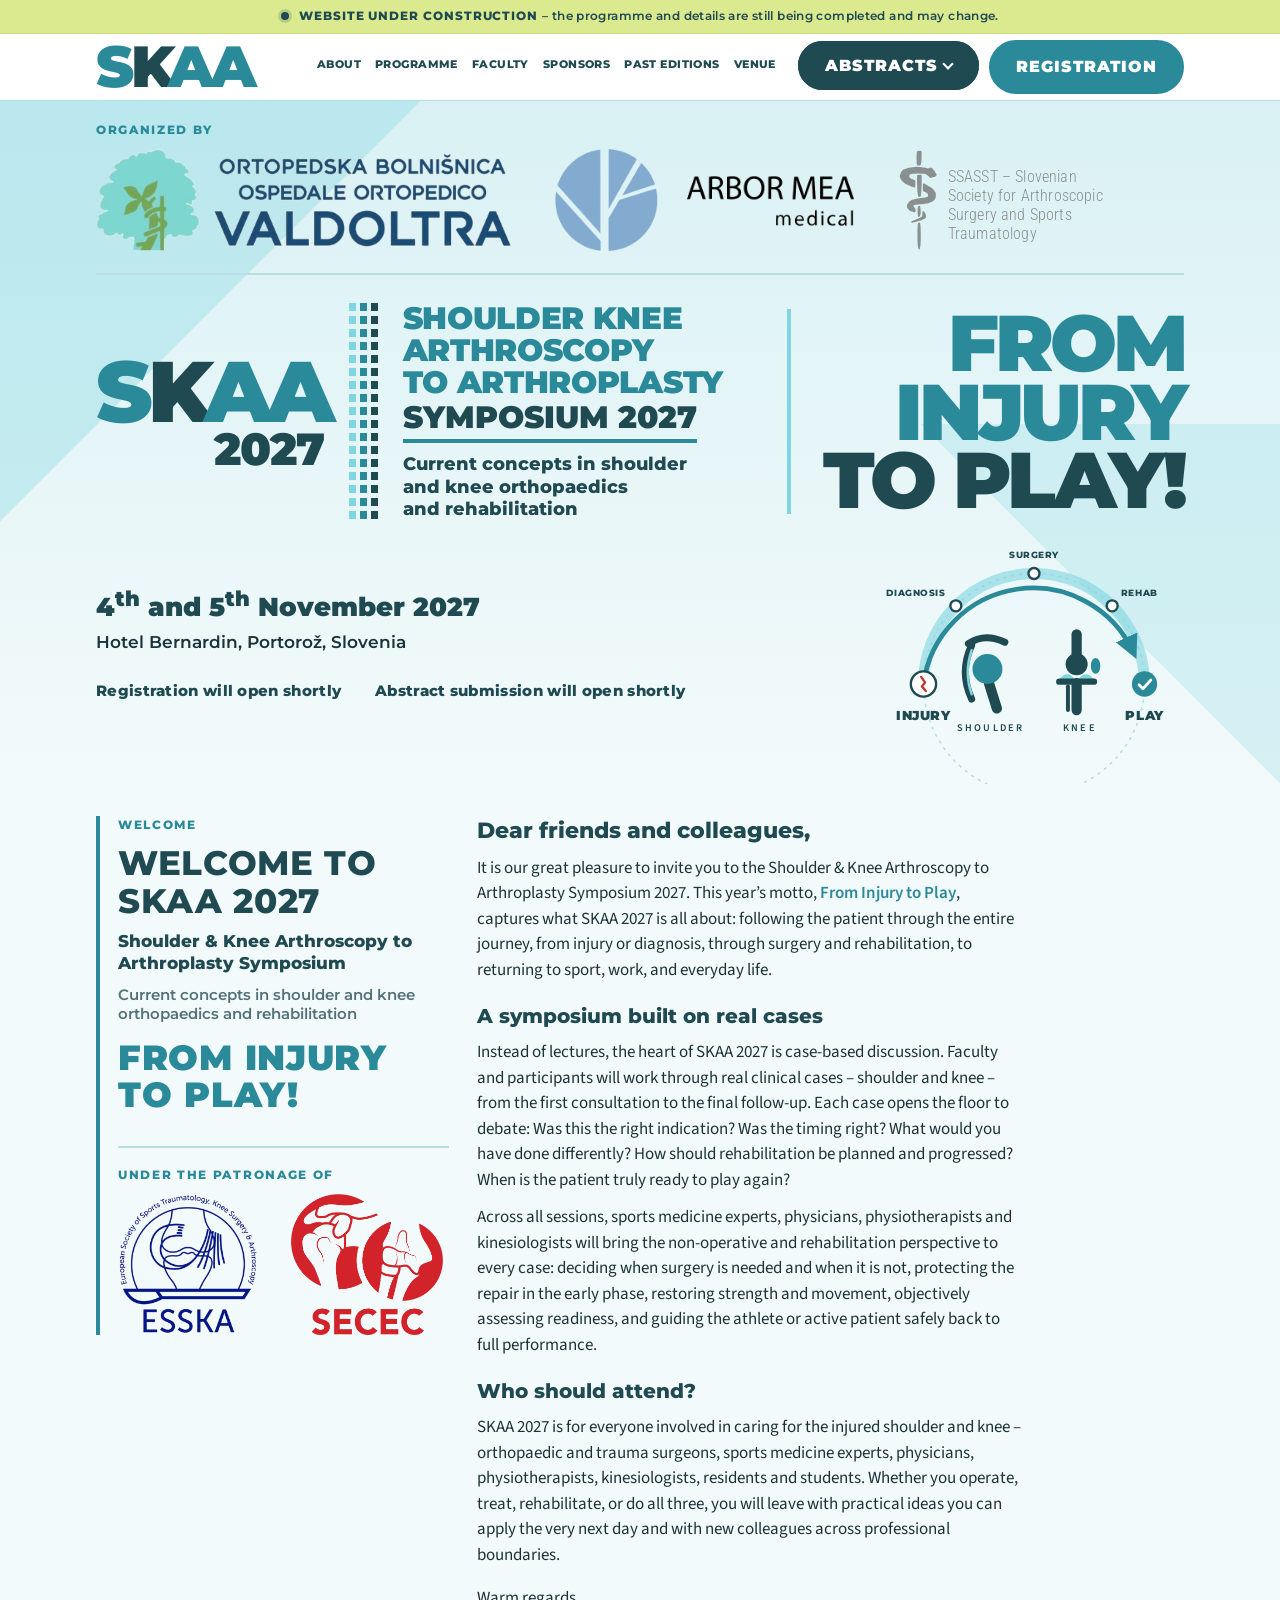
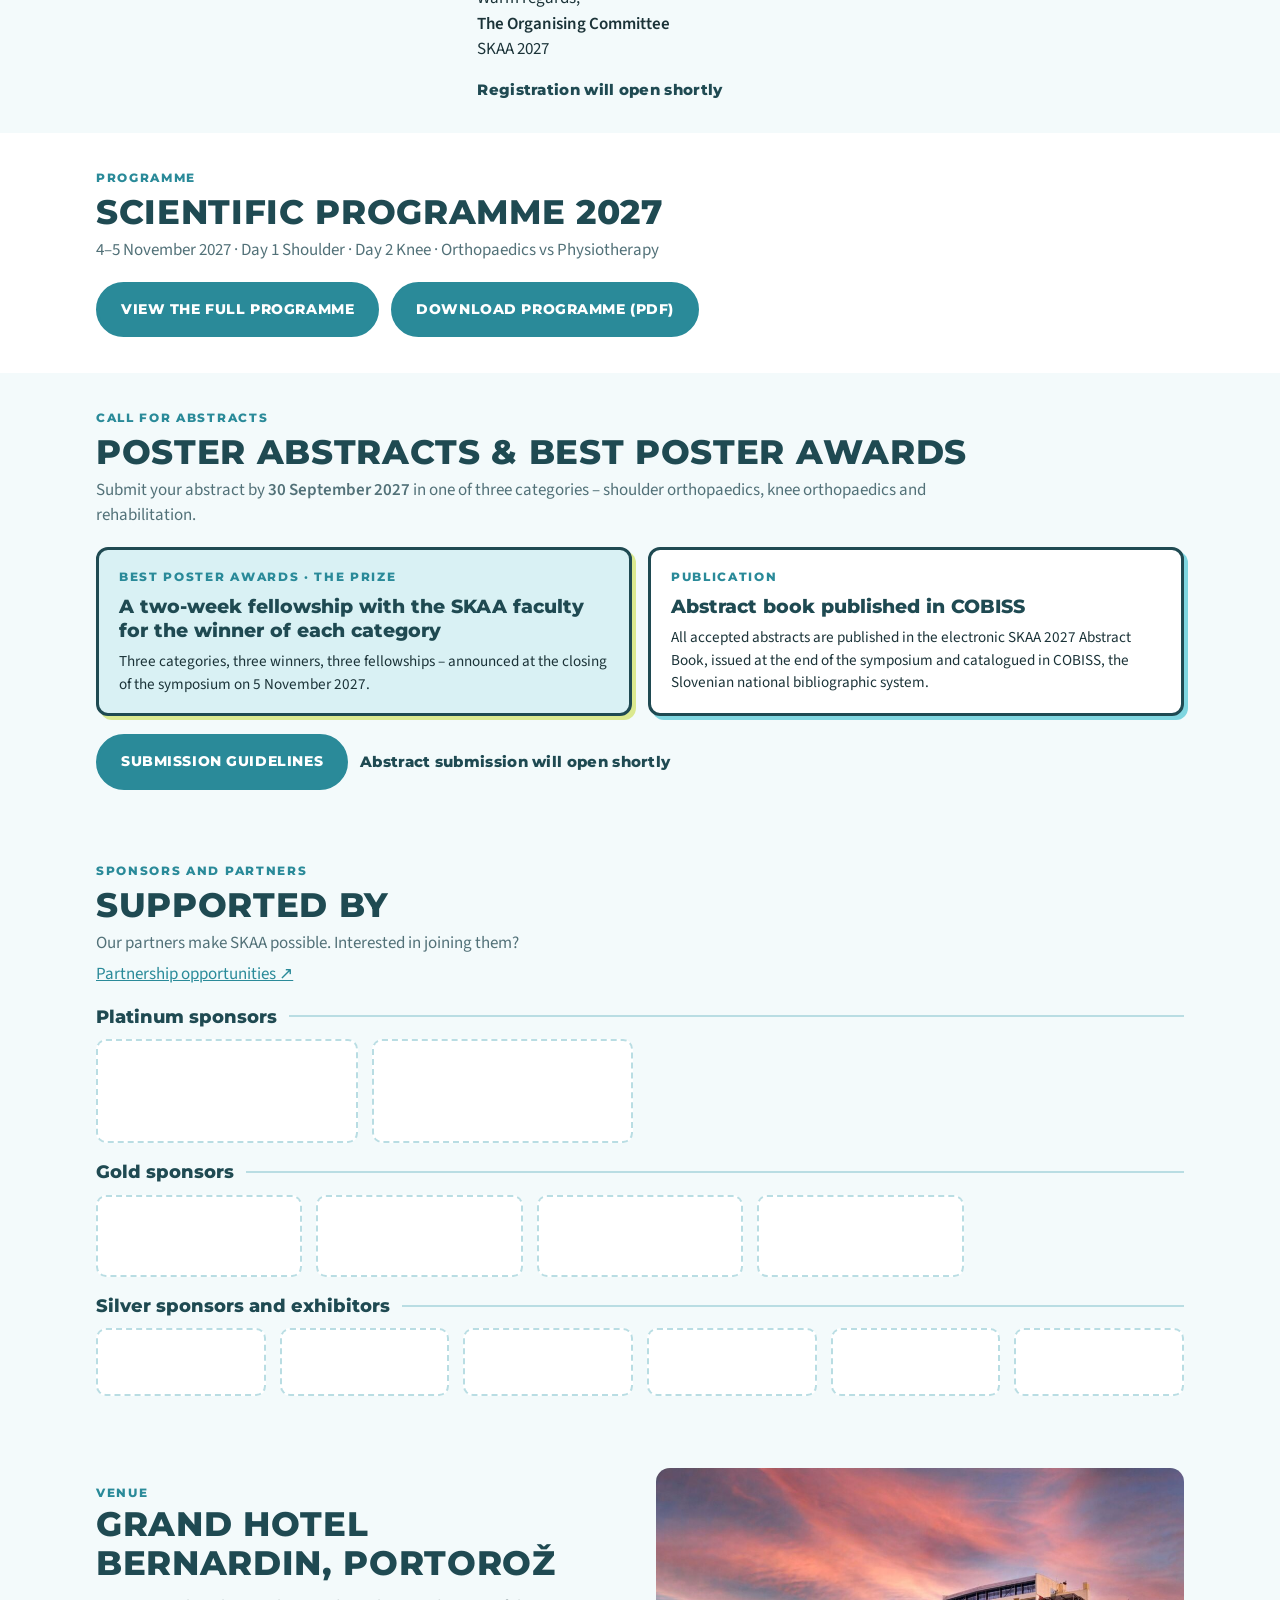
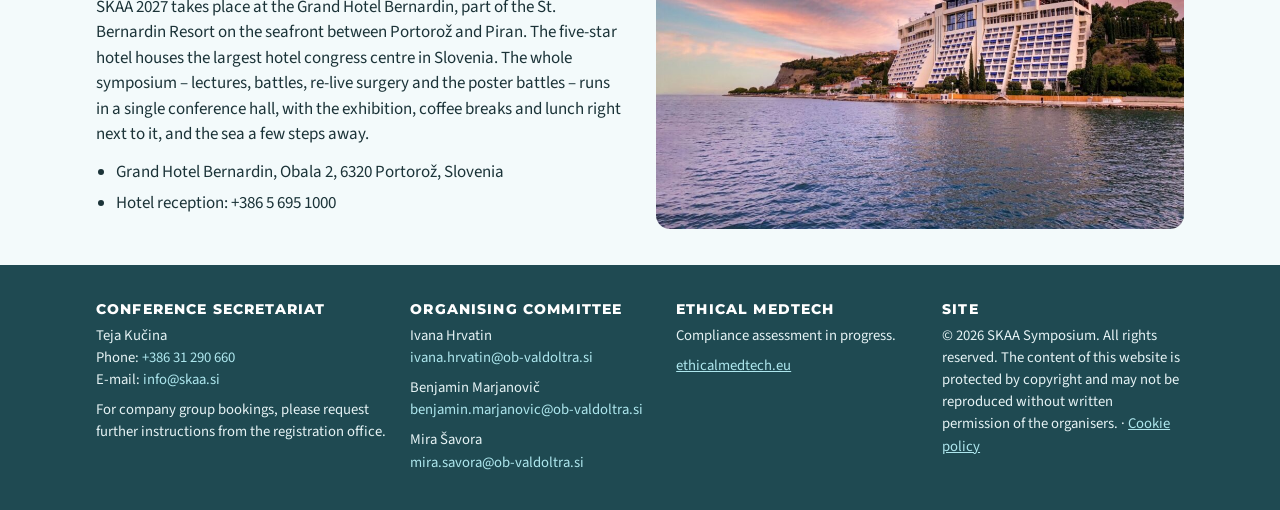
<file: index.html>
<!doctype html>
<html lang="en">
<head>
<meta charset="utf-8">
<meta name="viewport" content="width=device-width, initial-scale=1, viewport-fit=cover">
<title>SKAA 2027 – Shoulder Knee Arthroscopy to Arthroplasty Symposium · 4–5 November 2027, Portorož</title>
<meta name="description" content="SKAA 2027 – Shoulder Knee Arthroscopy to Arthroplasty Symposium, 4–5 November 2027, Hotel Bernardin, Portorož, Slovenia. Current concepts in shoulder and knee orthopaedics and rehabilitation: lectures, battles, re-live surgery and poster battles.">
<link rel="canonical" href="https://www.skaa.si/">
<meta property="og:type" content="website">
<meta property="og:site_name" content="SKAA 2027 Symposium">
<meta property="og:title" content="SKAA 2027 – Shoulder Knee Arthroscopy to Arthroplasty Symposium · 4–5 November 2027, Portorož">
<meta property="og:description" content="SKAA 2027 – Shoulder Knee Arthroscopy to Arthroplasty Symposium, 4–5 November 2027, Hotel Bernardin, Portorož, Slovenia. Current concepts in shoulder and knee orthopaedics and rehabilitation: lectures, battles, re-live surgery and poster battles.">
<meta property="og:url" content="https://www.skaa.si/">
<meta property="og:image" content="https://www.skaa.si/assets/og-image.png">
<meta property="og:image:width" content="1200"><meta property="og:image:height" content="630">
<meta property="og:locale" content="en_GB">
<meta name="twitter:card" content="summary_large_image">
<link rel="icon" href="favicon.ico" sizes="32x32">
<link rel="icon" type="image/png" sizes="32x32" href="favicon-32.png">
<link rel="icon" type="image/png" sizes="192x192" href="favicon-192.png">
<link rel="apple-touch-icon" href="apple-touch-icon.png">
<meta name="theme-color" content="#2a8a99">
<link rel="preload" href="fonts/montserrat-latin-800-normal.woff2" as="font" type="font/woff2" crossorigin>
<link rel="preload" href="fonts/source-sans-3-latin-400-normal.woff2" as="font" type="font/woff2" crossorigin>
<link rel="stylesheet" href="fonts/fonts.css">
<style>
/* Layout: full-width bands (hero, sponsors, archive, forms) with a 1120px inner column; outlined "flyer boxes" carry the 2025 visual language. */
:root{
  color-scheme:light;
  --bg:#f3fafb; --bg2:#ffffff; --fg:#1b3338; --muted:#527178;
  --teal:#2a8a99; --teal-deep:#1f4a52; --aqua:#7fd6e0; --aqua-soft:#d9f1f4;
  --line:#b9dde3; --lime:#dbe98f; --box:#ffffff; --ok:#1f7a4a;
  --display:"Montserrat",system-ui,sans-serif; --body:"Source Sans 3","Segoe UI",system-ui,sans-serif;
}

*{box-sizing:border-box}
body{background:var(--bg);color:var(--fg);font-family:var(--body);font-size:17px;line-height:1.5;margin:0}
body::before{content:"";position:fixed;inset:0 0 auto;height:env(safe-area-inset-top,0px);z-index:10;background:var(--bg2)}
h1,h2,h3{font-family:var(--display);text-wrap:balance;line-height:1.15;margin:0}
h2{font-size:clamp(1.5rem,3vw,2.1rem);font-weight:800;color:var(--teal-deep);text-transform:uppercase;letter-spacing:.02em}
h3{font-size:1.15rem;font-weight:800;color:var(--teal-deep)}
.h-link{color:inherit;text-decoration:none;border-bottom:4px solid var(--aqua)}
.h-link:hover{color:var(--teal)}
p{margin:0}
a{color:var(--teal)}
.wrap{max-width:1120px;margin:0 auto;padding-left:max(16px,env(safe-area-inset-left,0px));padding-right:max(16px,env(safe-area-inset-right,0px))}
.band{padding-block:36px}
.band.alt{background:var(--bg2)}
.eyebrow{font-family:var(--display);font-size:.75rem;font-weight:800;letter-spacing:.14em;text-transform:uppercase;color:var(--teal)}
.sect-head{display:grid;gap:6px;margin-bottom:18px;max-width:62ch}
.sect-head p{color:var(--muted)}
@media (min-width:700px){.sect-head h2{text-wrap:nowrap;white-space:nowrap}}
.btn{display:inline-flex;align-items:center;gap:8px;font-family:var(--display);font-weight:800;font-size:.9rem;letter-spacing:.04em;text-transform:uppercase;padding:14px 22px;border-radius:999px;text-decoration:none;cursor:pointer;border:3px solid var(--teal);background:var(--teal);color:#fff;transition:transform .15s,box-shadow .15s,background .15s}
.btn.ghost{background:transparent;color:var(--teal-deep);border-color:var(--teal-deep)}
.btn:hover{transform:translate(-1px,-1px);box-shadow:3px 3px 0 var(--aqua);background:var(--teal-deep);border-color:var(--teal-deep)}
.btn.soon{background:none;border:0;padding:0;box-shadow:none;cursor:default;color:var(--teal-deep);font-size:.95rem;letter-spacing:.02em;text-transform:none;font-weight:700}
.btn.soon:hover{transform:none}
.cta .btn.soon+.btn.soon{margin-left:22px}
@media (max-width:520px){.cta .btn.soon+.btn.soon{margin-left:0}}
.btn:focus-visible,input:focus-visible,select:focus-visible,textarea:focus-visible,summary:focus-visible,a:focus-visible{outline:3px solid var(--aqua);outline-offset:2px}
.note{font-size:.95rem;color:var(--muted)}
.todo{display:inline-block;font-family:var(--display);font-size:.7rem;font-weight:800;letter-spacing:.08em;text-transform:uppercase;background:#ffe9a8;color:#5a4300;padding:3px 8px;border-radius:4px;vertical-align:middle}

/* header */
.uc{background:var(--lime);color:var(--teal-deep);border-bottom:1px solid #c9d87a}
.uc .wrap{display:flex;align-items:center;justify-content:center;gap:10px;padding-top:7px;padding-bottom:7px;font-family:var(--display);font-weight:800;font-size:.72rem;letter-spacing:.08em;text-transform:uppercase;text-align:center}
.uc i{flex:none;width:8px;height:8px;border-radius:50%;background:var(--teal-deep);box-shadow:0 0 0 3px rgba(31,74,82,.18)}
.uc span b{font-weight:600;letter-spacing:.03em;text-transform:none;font-size:.78rem}
@media (max-width:600px){.uc .wrap{font-size:.66rem;letter-spacing:.06em}}
header{position:sticky;top:env(safe-area-inset-top,0px);z-index:9;background:var(--bg2);border-bottom:1px solid var(--line)}
header .wrap{display:flex;align-items:center;justify-content:space-between;gap:16px;padding-block:6px}
.brand{display:flex;align-items:center;gap:12px;text-decoration:none;color:var(--teal-deep);font-family:var(--display)}
.brand-mark{font-weight:900;font-size:clamp(2.6rem,4.5vw,3.9rem);letter-spacing:-.06em;color:var(--teal);line-height:.85;display:block}
.brand-mark .k{color:var(--teal-deep);margin-right:-.05em}
.brand-mark .aa{letter-spacing:-.12em;color:var(--teal)}
.brand-mark .s{color:var(--teal)}
header .wrap{flex-wrap:wrap}
nav{flex:1;min-width:0}
nav ul{list-style:none;margin:0;padding:0;display:flex;flex-wrap:wrap;gap:2px 2px;justify-content:flex-end}
nav a{display:inline-block;text-decoration:none;color:var(--teal-deep);font-family:var(--display);font-weight:800;font-size:.66rem;letter-spacing:.04em;text-transform:uppercase;padding:8px 6px;white-space:nowrap;border-radius:999px;border-bottom:3px solid transparent;line-height:1}
nav a:hover{color:var(--teal);background:var(--aqua-soft)}
/* drop-down sub-menu (Abstracts) */
nav li.has-sub{position:relative}
nav li.has-sub>a::after{content:"";display:inline-block;width:5px;height:5px;margin:0 0 2px 5px;border-right:2px solid currentColor;border-bottom:2px solid currentColor;transform:rotate(45deg)}
nav ul.sub{display:none;position:absolute;top:100%;left:0;flex-direction:column;align-items:stretch;gap:2px;min-width:200px;margin:0;padding:6px;background:var(--bg2);border:1px solid var(--line);border-radius:10px;box-shadow:0 10px 24px rgba(31,74,82,.16);z-index:3}
nav li.has-sub:hover>ul.sub,nav li.has-sub:focus-within>ul.sub{display:flex}
nav ul.sub a{display:block;font-size:.7rem;padding:9px 12px;border-radius:8px}
@media (max-width:1000px){nav ul.sub{left:50%;transform:translateX(-50%)}}
.reg-btn{flex:none;font-family:var(--display);font-weight:900;font-size:1rem;letter-spacing:.06em;text-transform:uppercase;color:#fff;background:var(--teal);border:3px solid var(--teal);border-radius:999px;padding:12px 24px;text-decoration:none;white-space:nowrap;transition:box-shadow .15s,transform .15s}
/* the two header buttons: Abstracts (with its drop-down) and Registration */
.ctas{display:flex;align-items:center;gap:10px;flex:none}
.ctas .has-sub{position:relative}
.abs-btn{background:var(--teal-deep);border-color:var(--teal-deep)}
.abs-btn:hover{background:var(--teal);border-color:var(--teal);box-shadow:3px 3px 0 var(--lime)}
.abs-btn::after{content:"";display:inline-block;width:6px;height:6px;margin:0 0 3px 7px;border-right:2.5px solid currentColor;border-bottom:2.5px solid currentColor;transform:rotate(45deg)}
.ctas ul.sub{display:none;position:absolute;top:100%;right:0;flex-direction:column;align-items:stretch;gap:2px;min-width:230px;margin:4px 0 0;padding:6px;list-style:none;background:var(--bg2);border:1px solid var(--line);border-radius:10px;box-shadow:0 10px 24px rgba(31,74,82,.16);z-index:3}
.ctas .has-sub:hover>ul.sub,.ctas .has-sub:focus-within>ul.sub{display:flex}
.ctas ul.sub a{display:block;text-decoration:none;font-family:var(--display);font-weight:800;font-size:.72rem;letter-spacing:.04em;text-transform:uppercase;color:var(--teal-deep);padding:9px 12px;border-radius:8px}
.ctas ul.sub a:hover{color:var(--teal);background:var(--aqua-soft)}
.ctas ul.sub .sub-soon{display:block;font-family:var(--display);font-weight:800;font-size:.72rem;letter-spacing:.04em;text-transform:uppercase;color:var(--muted);padding:9px 12px;cursor:default}
.reg-btn:hover{background:var(--teal-deep);border-color:var(--teal-deep);box-shadow:3px 3px 0 var(--aqua);transform:translate(-1px,-1px)}
@media (max-width:1000px){
  header .wrap{flex-direction:column;align-items:stretch;gap:8px}
  nav ul{justify-content:center}
  .reg-btn{align-self:center}
  .ctas{align-self:center;flex-wrap:wrap;justify-content:center}
}

/* hero: the flyer's pale geometric field */
.hero{position:relative;overflow:hidden;background:
  linear-gradient(135deg,rgba(127,214,224,.35) 0 50%,transparent 50%) 0 0/420px 420px no-repeat,
  linear-gradient(225deg,rgba(127,214,224,.25) 0 50%,transparent 50%) 100% 100%/360px 360px no-repeat,
  linear-gradient(180deg,var(--aqua-soft),var(--bg));padding-block:20px 36px}
.hero .wrap{display:grid;gap:28px}
.hero-row{display:grid;grid-template-columns:minmax(0,1fr) clamp(120px,26vw,300px);gap:clamp(12px,3vw,28px);align-items:center;margin-top:14px}
.hero-info{min-width:0}
.hero-main{min-width:0}
.hero-side{display:grid;gap:14px;justify-items:end;min-width:0}
.slogan{display:grid;justify-items:end;text-align:right;font-family:var(--display);font-weight:900;text-transform:uppercase;line-height:.9;letter-spacing:-.04em;font-size:clamp(2.4rem,5.2vw,4.2rem);color:var(--teal)}
.slogan .to{color:var(--teal-deep)}
.journey{width:100%;justify-self:end;min-width:0}
.journey svg{width:100%;height:auto;display:block;overflow:visible}
.jlab{font-family:var(--body);font-weight:600;font-size:13px;letter-spacing:.22em;text-transform:uppercase;fill:var(--teal-deep)}
.jdate{font-family:var(--display);font-weight:900;font-size:42px;letter-spacing:-.02em}
.jmon{font-family:var(--display);font-weight:800;font-size:19px;text-transform:uppercase;letter-spacing:.04em}
.jms{font-family:var(--display);font-weight:800;font-size:12px;letter-spacing:.06em;text-transform:uppercase;fill:var(--teal-deep)}
.jend{font-family:var(--display);font-weight:900;font-size:17px;letter-spacing:.04em;text-transform:uppercase;fill:var(--teal-deep)}
.jcap{font-family:var(--body);font-weight:600;font-size:12px;letter-spacing:.12em;text-transform:uppercase;fill:var(--muted)}
.jtag{font-family:var(--body);font-weight:600;font-size:14px;letter-spacing:.18em;text-transform:uppercase;fill:var(--teal-deep)}
/* text logo (edit the year in .year and .l2 for the next edition) */
.logo{display:grid;grid-template-columns:auto auto auto minmax(0,1fr);align-items:center;gap:0 24px;font-family:var(--display)}
.logo-slogan{display:grid;justify-items:end;text-align:right;font-weight:900;font-size:clamp(2.6rem,6.2vw,5.2rem);line-height:.86;letter-spacing:-.05em;text-transform:uppercase;color:var(--teal);padding-left:18px;margin-left:6px;border-left:4px solid var(--aqua);justify-self:end;width:100%}
.logo-slogan .to{color:var(--teal-deep)}
.logo-mark{display:grid;justify-items:end;line-height:.82}
.logo-mark .word{font-weight:900;font-size:clamp(3.4rem,7.2vw,5.4rem);letter-spacing:-.06em;color:var(--teal);display:inline-flex}
.logo-mark .k{color:var(--teal-deep);margin-right:-.05em}
.logo-mark .aa{letter-spacing:-.12em;color:var(--teal)}
.logo-mark .year{font-weight:900;font-size:clamp(1.7rem,3.6vw,2.8rem);color:var(--teal-deep);letter-spacing:-.02em;margin-top:.08em}
.logo-dots{width:30px;height:100%;min-height:150px;background:
  repeating-linear-gradient(to bottom,var(--aqua) 0 8px,transparent 8px 13px) 0 0/7px 100% no-repeat,
  repeating-linear-gradient(to bottom,var(--teal) 0 8px,transparent 8px 13px) 11px 0/7px 100% no-repeat,
  repeating-linear-gradient(to bottom,var(--teal-deep) 0 8px,transparent 8px 13px) 22px 0/7px 100% no-repeat}
.logo-text{display:grid;gap:2px;min-width:0}
.logo-text .l1,.logo-text .l2{white-space:nowrap}
.logo-text .l1{font-weight:900;font-size:clamp(1.2rem,2.7vw,1.95rem);line-height:1.02;color:var(--teal);text-transform:uppercase;letter-spacing:-.01em}
.logo-text .l2{font-weight:900;font-size:clamp(1.2rem,2.7vw,1.95rem);line-height:1.05;color:var(--teal-deep);text-transform:uppercase;padding-bottom:6px;border-bottom:4px solid var(--teal);width:fit-content}
.logo-text .l4{font-family:var(--display);font-weight:700;font-size:clamp(.95rem,1.5vw,1.12rem);max-width:30ch;line-height:1.25;color:var(--teal-deep);margin-top:8px;text-wrap:balance}
@media (max-width:520px){
  .logo{grid-template-columns:1fr;gap:14px}
  .logo-slogan{border-left:0;padding-left:0;justify-items:start;text-align:left}
  .logo-mark{justify-items:start}
  .logo-dots{height:10px;min-height:0;width:100%;background:
    repeating-linear-gradient(to right,var(--teal) 0 8px,transparent 8px 13px) 0 0/100% 7px no-repeat}
}
.hero h1{font-size:clamp(1.3rem,2.6vw,1.75rem);font-weight:800;color:var(--teal-deep);margin-top:22px}
.when{display:grid;gap:4px;margin-top:4px;font-family:var(--display)}
.when b{font-size:clamp(1.2rem,2.4vw,1.6rem);font-weight:900;color:var(--teal-deep)}
.when span{font-weight:600;color:var(--fg)}
.cta{display:flex;flex-wrap:wrap;gap:12px;margin-top:24px}
.organizers{display:grid;gap:10px;padding-bottom:22px;border-bottom:2px solid var(--line)}
.organizers .row{display:flex;flex-wrap:nowrap;align-items:center;gap:clamp(14px,3.5vw,44px);min-width:0}
.organizers .row a{flex:0 1 auto;min-width:0;display:flex;align-items:center;transition:transform .15s}
.organizers .row a:hover{transform:translateY(-2px)}
.organizers img,.organizers svg{height:clamp(36px,8vw,104px);width:auto;max-width:100%;object-fit:contain;object-position:left center}
.ssasst{display:block;overflow:visible}
.ssasst-text{font-family:"Roboto Condensed","Arial Narrow","DejaVu Sans Condensed",sans-serif;font-weight:300;font-size:36px;letter-spacing:.01em}
/* flyer boxes */
.boxes{display:grid;grid-template-columns:repeat(2,1fr);gap:14px}
/* call for abstracts – the prize and the publication, highlighted */
.abs-box{display:grid;grid-template-columns:1fr 1fr;gap:16px}
.abs-item{background:var(--box);border:3px solid var(--teal-deep);border-radius:12px;padding:18px 20px;box-shadow:4px 4px 0 var(--aqua);display:grid;gap:8px;align-content:start}
.abs-item.prize{background:var(--aqua-soft);box-shadow:4px 4px 0 var(--lime)}
.abs-item b{font-family:var(--display);font-weight:800;font-size:1.2rem;line-height:1.25;color:var(--teal-deep)}
.abs-item span:last-child{font-size:.95rem;color:var(--fg)}
.box{border:3px solid var(--teal-deep);border-radius:12px;background:var(--box);padding:18px 16px;text-align:center;font-family:var(--display);font-weight:800;font-size:1rem;color:var(--teal-deep);display:flex;align-items:center;justify-content:center;min-height:84px;box-shadow:4px 4px 0 var(--aqua)}
.box.wide{grid-column:1/-1}

/* key facts */
.facts{display:grid;grid-template-columns:repeat(auto-fit,minmax(220px,1fr));gap:20px}
.fact{border-top:4px solid var(--teal);padding-top:12px}
.fact .eyebrow{color:var(--muted)}
.fact b{display:block;font-family:var(--display);font-weight:800;font-size:1.2rem;color:var(--teal-deep);margin-top:4px}

/* sponsors */
.tiers{display:grid;gap:18px}
.tier h3{display:flex;align-items:center;gap:12px;margin-bottom:12px}
.tier h3::after{content:"";flex:1;height:2px;background:var(--line)}
.logos{display:grid;gap:14px;grid-template-columns:repeat(auto-fill,minmax(200px,1fr))}
.logos.big{grid-template-columns:repeat(auto-fill,minmax(260px,1fr))}
.logos.small{grid-template-columns:repeat(auto-fill,minmax(150px,1fr))}
.logo-tile{display:flex;align-items:center;justify-content:center;aspect-ratio:5/2;max-width:100%;background:var(--box);border:2px dashed var(--line);border-radius:10px;text-decoration:none;color:var(--muted);font-family:var(--display);font-weight:600;font-size:.8rem;letter-spacing:.06em;text-transform:uppercase;padding:14px;transition:border-color .15s}
.logo-tile:hover{border-color:var(--teal)}
.logo-tile img{max-height:70px;max-width:85%;object-fit:contain}
.logo-tile.real{border-style:solid;background:#fff}

/* archive */
.archive{display:grid;gap:18px;grid-template-columns:repeat(auto-fill,minmax(320px,1fr))}
.edition{background:var(--box);border:1px solid var(--line);border-radius:14px;overflow:hidden;display:grid;grid-template-rows:auto 1fr}
.edition .top{background:#fff;padding:18px;border-bottom:1px solid var(--line);display:flex;align-items:center;justify-content:center;min-height:120px}
.edition .top img{max-width:100%;height:auto;max-height:90px}
.edition .top.future{background:var(--aqua-soft);color:var(--muted);font-family:var(--display);font-weight:800;font-size:1.6rem;letter-spacing:.04em}
.edition .body{padding:18px;display:grid;gap:10px;align-content:start}
.edition .slogan{font-family:var(--display);font-weight:800;color:var(--teal-deep);font-size:1.05rem}
.edition dl{display:grid;grid-template-columns:auto 1fr;gap:4px 12px;margin:0;font-size:.95rem}
.edition dt{color:var(--muted)}.edition dd{margin:0}
.edition .links{display:flex;flex-wrap:wrap;gap:8px;margin-top:4px}
.chip{display:inline-flex;align-items:center;gap:6px;font-size:.85rem;font-weight:600;padding:6px 12px;border-radius:999px;border:2px solid var(--teal);color:var(--teal);text-decoration:none;background:transparent}
.chip.disabled{border-color:var(--line);color:var(--muted);cursor:default}
details.faculty{margin-top:6px}
details.faculty summary{cursor:pointer;color:var(--teal);font-weight:600;font-size:.95rem}
details.faculty ul{columns:2;gap:20px;margin:10px 0 0;padding-left:18px;font-size:.92rem}

/* forms */
.form-grid{display:grid;grid-template-columns:1.4fr 1fr;gap:40px;align-items:start}
form{display:grid;gap:22px;min-width:0}
fieldset{border:1px solid var(--line);border-radius:12px;padding:18px 18px 20px;margin:0;background:var(--box);display:grid;gap:14px;min-width:0}
legend{font-family:var(--display);font-weight:800;color:var(--teal-deep);padding:0 8px;font-size:1rem;text-transform:uppercase;letter-spacing:.06em}
.row2{display:grid;grid-template-columns:1fr 1fr;gap:14px}
.row3{display:grid;grid-template-columns:1fr 1fr 1fr;gap:14px}
label.f{display:grid;gap:5px;font-size:.9rem;font-weight:600;color:var(--muted);min-width:0}
label.f .req{color:#c0392b}
input[type=text],input[type=email],input[type=tel],select,textarea{width:100%;font:inherit;font-size:1rem;color:var(--fg);background:var(--bg2);border:1.5px solid var(--line);border-radius:8px;padding:10px 12px;min-width:0}
textarea{min-height:160px;resize:vertical}
.check{display:flex;gap:10px;align-items:flex-start;font-size:.95rem;font-weight:400;color:var(--fg)}
.check input{margin-top:4px;width:18px;height:18px;accent-color:var(--teal)}
.fees{display:grid;gap:8px}
.fee{display:grid;grid-template-columns:auto 1fr auto;gap:12px;align-items:center;padding:10px 12px;border:1.5px solid var(--line);border-radius:8px}
.fee b{font-family:var(--display);font-weight:800;color:var(--teal-deep);font-variant-numeric:tabular-nums}
.side{display:grid;gap:18px;align-self:start;position:sticky;top:90px}
.card{background:var(--box);border:1px solid var(--line);border-radius:12px;padding:20px;display:grid;gap:10px}
.card h3{font-size:1rem;text-transform:uppercase;letter-spacing:.06em}
.payee{font-size:.95rem;display:grid;grid-template-columns:auto 1fr;gap:4px 12px}
.payee dt{color:var(--muted)}.payee dd{margin:0;font-weight:600;user-select:all}
.copy{justify-self:start;font:inherit;font-size:.85rem;font-weight:600;color:var(--teal);background:none;border:1.5px solid var(--teal);border-radius:999px;padding:5px 12px;cursor:pointer}
.counter{font-size:.85rem;color:var(--muted);text-align:right;font-variant-numeric:tabular-nums}
.done{background:var(--aqua-soft);border:2px solid var(--teal);border-radius:12px;padding:18px;display:grid;gap:6px}
.done b{color:var(--ok);font-family:var(--display)}

/* venue */
.venue{display:grid;grid-template-columns:1fr 1fr;gap:32px;align-items:center}
.venue img{width:100%;max-width:100%;height:auto;border-radius:14px;display:block}
.venue ul{margin:12px 0 0;padding-left:20px;display:grid;gap:6px}
.venue-blocks{display:grid;grid-template-columns:repeat(3,1fr);gap:16px;margin-top:28px}
.venue-blocks .topic{align-content:start}
.venue-blocks .topic b{font-family:var(--display);font-weight:800;color:var(--teal-deep);font-size:1.05rem}
.venue-blocks .topic p{font-size:.95rem}

/* welcome letter */
#about{padding-block:32px}
.welcome{display:grid;grid-template-columns:1fr 2fr;gap:28px;align-items:start}
.welcome-head{position:sticky;top:90px;display:grid;gap:10px;border-left:4px solid var(--teal);padding-left:18px}
.welcome-head .sub{font-family:var(--display);font-weight:800;font-size:1.05rem;color:var(--teal-deep);line-height:1.3}
.welcome-head .sub.muted{font-weight:600;color:var(--muted);font-size:.95rem}
.welcome-head .motto{font-family:var(--display);font-weight:900;font-size:clamp(1.6rem,3vw,2.2rem);color:var(--teal);text-transform:uppercase;letter-spacing:.02em;line-height:1.05;margin-top:6px}
.patronage{display:grid;gap:10px;margin-top:22px;padding-top:18px;border-top:2px solid var(--line)}
.patronage .row{display:flex;flex-wrap:nowrap;align-items:center;gap:clamp(12px,2.5vw,32px);min-width:0}
.patronage .row a{flex:0 1 auto;min-width:0;display:flex;align-items:center;transition:transform .15s}
.patronage .row a:hover{transform:translateY(-2px)}
.patronage img{height:clamp(72px,11vw,150px);width:auto;max-width:100%;object-fit:contain;object-position:left center}
.letter{display:grid;gap:12px;max-width:68ch;min-width:0}
.letter h3{margin-top:10px;font-size:1.25rem}
.letter .salute{font-family:var(--display);font-weight:800;color:var(--teal-deep);font-size:1.35rem;line-height:1.3}
.letter em{color:var(--teal);font-style:normal;font-weight:600}
.letter .sign{margin-top:6px}
.letter .cta{margin-top:4px}
.topics{display:grid;grid-template-columns:1fr 1fr;gap:16px}
.topic{background:var(--box);border:3px solid var(--teal-deep);border-radius:12px;padding:16px;box-shadow:4px 4px 0 var(--aqua);display:grid;gap:6px;font-size:.97rem}

/* faculty */
.people{display:grid;gap:22px 16px;grid-template-columns:repeat(auto-fill,minmax(150px,1fr))}
.person{display:grid;justify-items:center;gap:10px;background:none;border:0;padding:0;font:inherit;color:var(--fg);cursor:pointer;text-align:center;min-width:0}
.person .photo{width:128px;height:128px;max-width:100%;border-radius:50%;overflow:hidden;border:3px solid var(--teal);box-shadow:4px 4px 0 var(--aqua);background:var(--aqua-soft);display:flex;align-items:center;justify-content:center;font-family:var(--display);font-weight:800;font-size:1.8rem;color:var(--teal-deep);transition:transform .15s}
.person .photo img{width:100%;height:100%;object-fit:cover;display:block}
.person:hover .photo{transform:translateY(-3px)}
.person .name{font-family:var(--display);font-weight:800;font-size:.95rem;color:var(--teal-deep);line-height:1.2}
.person .role{font-size:.82rem;color:var(--muted)}
.modal{position:fixed;inset:0;z-index:20;background:rgba(15,31,35,.6);display:flex;align-items:center;justify-content:center;padding:max(16px,env(safe-area-inset-left,0px))}
.modal-box{background:var(--bg2);color:var(--fg);border-radius:16px;max-width:620px;width:100%;max-height:90vh;overflow:auto;padding:28px;display:grid;gap:14px;border-top:6px solid var(--teal);position:relative}
.modal-head{display:flex;gap:18px;align-items:center}
.modal-head .photo{width:96px;height:96px;flex:none;border-radius:50%;overflow:hidden;border:3px solid var(--teal);background:var(--aqua-soft);display:flex;align-items:center;justify-content:center;font-family:var(--display);font-weight:800;font-size:1.5rem;color:var(--teal-deep)}
.modal-head .photo img{width:100%;height:100%;object-fit:cover}
.modal-head h3{font-size:1.3rem}
.modal-close{position:absolute;top:12px;right:12px;width:36px;height:36px;border-radius:50%;border:2px solid var(--line);background:var(--bg2);color:var(--fg);font-size:1.2rem;cursor:pointer}
.modal-box p{max-width:62ch}

footer{background:var(--teal-deep);color:#e6f3f5;padding-block:36px;font-size:.92rem}
:root[data-theme="dark"] footer,footer{color:#e6f3f5}
footer .wrap{display:grid;grid-template-columns:1.2fr 1fr 1fr 1fr;gap:24px}
footer a{color:#aee7ee}
footer h3{color:#fff;font-size:.9rem;text-transform:uppercase;letter-spacing:.08em;margin-bottom:8px}
footer .mail{color:#aee7ee;user-select:all}

@media (max-width:860px){
  .form-grid,.venue,.welcome,.venue-blocks,.abs-box{grid-template-columns:1fr}
  .slogan{justify-items:start;text-align:left}
  .hero-side{justify-items:start}
  .welcome-head{position:static}
  footer .wrap{grid-template-columns:1fr 1fr}
  .side{position:static}
  .row3{grid-template-columns:1fr 1fr}
}
@media (max-width:520px){
  body{font-size:16px}
  .boxes,.row2,.row3,.topics{grid-template-columns:1fr}
  .cta .btn{padding:11px 14px;font-size:.78rem;letter-spacing:.02em;text-align:center;line-height:1.2}
  .when b{font-size:1.1rem}
  .when span{font-size:.95rem}
  .box{min-height:64px}
  details.faculty ul{columns:1}
  .band{padding-block:40px}
}
@media (prefers-reduced-motion:reduce){*{transition:none!important}}
</style>
</head>
<body>
<a id="page-top" tabindex="-1" aria-hidden="true" style="position:absolute;top:0;left:0;width:1px;height:1px;overflow:hidden;opacity:0;outline:none"></a>
<div class="uc" role="status"><div class="wrap"><i aria-hidden="true"></i><span>Website under construction <b>– the programme and details are still being completed and may change.</b></span></div></div>
<header>
  <div class="wrap">
    <a class="brand" href="index.html" id="brandHome" title="SKAA – home page" aria-label="SKAA – home page"><span class="brand-mark"><span class="s">S</span><span class="k">K</span><span class="aa">AA</span></span></a>
    <nav aria-label="Main">
      <ul>
        <li><a href="about.html">About</a></li>
        <li><a href="programme.html">Programme</a></li>
        <li><a href="faculty.html">Faculty</a></li>
        <li><a href="sponsors.html">Sponsors</a></li>
        <li><a href="archive.html">Past editions</a></li>
        <li><a href="venue.html">Venue</a></li>
      </ul>
    </nav>
    <div class="ctas">
      <div class="has-sub">
        <a class="reg-btn abs-btn" href="abstracts.html" aria-haspopup="true">Abstracts</a>
        <ul class="sub" aria-label="Abstracts">
          <li><a href="abstracts.html">Submission guidelines</a></li>
          <li><span class="sub-soon">Submit an abstract – opens shortly</span></li>
        </ul>
      </div>
      <a class="reg-btn" href="registration.html">Registration</a>
    </div>
  </div>
</header>

<section class="hero" id="top">
  <div class="wrap">
    <div class="organizers">
        <span class="eyebrow">Organized by</span>
        <div class="row">
          <a href="https://www.ob-valdoltra.si/" target="_blank" rel="noopener" aria-label="Ortopedska bolnišnica Valdoltra"><img src="assets/valdoltra.png" alt="Ortopedska bolnišnica Valdoltra"></a>
          <a href="https://arbormea.com/" target="_blank" rel="noopener" aria-label="Arbor Mea medical"><img src="assets/arbormea.png" alt="Arbor Mea medical"></a>
          <a href="https://www.szd.si/sekcije-in-zdruzenja/kirurgija/slovensko-zdruzenje-za-artroskopsko-kirurgijo-in-poskodbe-pri-sportu/" target="_blank" rel="noopener" aria-label="SSASST – Slovenian Society for Arthroscopic Surgery and Sports Traumatology"><svg class="ssasst" viewBox="0 0 400 230" role="img" aria-label="SSASST – Slovenian Society for Arthroscopic Surgery and Sports Traumatology">
            <path fill="#8a8f8f" fill-rule="evenodd" d="M45.0 166.2Q43.7 167.4 43.7 196.7Q43.7 226.0 47.5 226.0Q51.2 226.0 51.2 195.7Q51.2 165.4 48.7 165.2Q46.2 164.9 45.0 166.2Z M59.6 141.8Q56.6 139.1 56.1 139.1Q55.7 139.1 55.2 139.8Q54.7 140.6 54.7 145.3Q54.7 150.0 53.7 151.5Q52.7 153.0 51.2 153.2Q49.7 153.5 49.2 154.2Q48.7 155.0 47.7 155.0Q46.7 155.0 45.5 156.0Q44.2 157.0 43.2 157.0Q42.2 157.0 41.0 158.0Q39.8 159.0 36.3 160.2Q32.8 161.4 31.3 162.4Q29.8 163.4 29.8 164.7Q29.8 165.9 30.8 165.9Q31.8 165.9 32.8 165.2Q33.8 164.4 37.0 164.4Q40.3 164.4 41.2 163.4Q42.2 162.4 44.5 162.4Q46.7 162.4 48.0 161.4Q49.2 160.4 50.9 160.4Q52.7 160.4 53.7 159.4Q54.7 158.5 55.7 158.5Q56.6 158.5 58.6 157.5Q60.6 156.5 61.9 155.2Q63.1 154.0 62.9 149.3Q62.6 144.6 59.6 141.8Z M47.2 127.4Q43.7 127.7 44.0 140.1Q44.2 152.5 45.5 152.5Q46.7 152.5 48.9 151.0Q51.2 149.5 50.9 138.3Q50.7 127.2 47.2 127.4Z M57.6 77.5Q56.1 77.5 55.9 78.0Q55.7 78.5 55.7 86.2Q55.7 93.9 55.9 94.4Q56.1 94.9 57.4 94.9Q58.6 94.9 59.4 95.9Q60.1 96.9 61.4 96.9Q62.6 96.9 63.6 97.9Q64.6 98.9 65.8 99.4Q67.1 99.9 67.3 103.1Q67.6 106.3 67.1 106.8Q66.6 107.3 65.6 107.3Q64.6 107.3 63.6 108.3Q62.6 109.3 57.1 109.3Q51.7 109.3 50.2 110.3Q48.7 111.3 44.5 111.3Q40.3 111.3 39.0 112.3Q37.8 113.3 35.0 113.3Q32.3 113.3 31.8 114.0Q31.3 114.8 29.8 115.0Q28.3 115.2 24.1 119.7Q19.9 124.2 19.9 128.2Q19.9 132.1 23.1 135.4Q26.3 138.6 28.3 139.6Q30.3 140.6 31.6 140.6Q32.8 140.6 34.3 141.6Q35.8 142.6 37.8 142.3Q39.8 142.1 39.8 137.8Q39.8 133.6 36.5 130.9Q33.3 128.2 35.0 126.7Q36.8 125.2 45.2 124.9Q53.7 124.7 56.6 123.7Q59.6 122.7 63.3 122.7Q67.1 122.7 68.3 121.7Q69.6 120.7 71.0 120.7Q72.5 120.7 73.8 119.7Q75.0 118.7 75.8 118.7Q76.5 118.7 79.7 116.2Q83.0 113.8 83.0 112.8Q83.0 111.8 84.0 110.5Q85.0 109.3 85.0 103.8Q85.0 98.4 84.0 97.4Q83.0 96.4 82.7 95.4Q82.5 94.4 79.5 90.9Q76.5 87.4 75.3 87.2Q74.0 86.9 72.3 85.2Q70.6 83.5 69.3 83.5Q68.1 83.5 67.3 82.5Q66.6 81.5 63.6 80.2Q60.6 79.0 59.9 78.2Q59.1 77.5 57.6 77.5Z M48.2 57.6Q44.2 57.6 43.2 58.4Q42.2 59.1 43.0 83.7Q43.7 108.3 47.2 107.6Q50.7 106.8 51.2 106.1Q51.7 105.3 52.4 93.6Q53.2 82.0 53.2 70.1Q53.2 58.1 52.7 57.9Q52.2 57.6 48.2 57.6Z M5.0 65.3Q6.0 66.1 6.0 67.3Q6.0 68.6 7.0 69.3Q8.0 70.1 8.2 70.8Q8.5 71.5 11.4 74.3Q14.4 77.0 16.7 78.0Q18.9 79.0 19.9 80.0Q20.9 81.0 22.4 81.0Q23.9 81.0 25.1 82.0Q26.3 83.0 27.6 83.0Q28.8 83.0 29.6 84.0Q30.3 85.0 32.3 85.0Q34.3 85.0 35.3 85.9Q36.3 86.9 37.5 86.9Q38.8 86.9 39.0 78.5Q39.3 70.1 37.5 69.8Q35.8 69.6 34.5 68.6Q33.3 67.6 31.8 67.6Q30.3 67.6 29.6 66.6Q28.8 65.6 28.1 65.3Q27.3 65.1 26.3 63.8Q25.4 62.6 25.4 60.4Q25.4 58.1 27.8 56.6Q30.3 55.2 44.7 55.2Q59.1 55.2 61.6 55.9Q64.1 56.6 68.1 60.9Q72.0 65.1 73.3 65.1Q74.5 65.1 76.3 64.1Q78.0 63.1 80.2 63.1Q82.5 63.1 84.7 61.1Q86.9 59.1 86.9 57.6Q86.9 56.1 85.0 54.2Q83.0 52.2 83.0 51.2Q83.0 50.2 81.0 48.4Q79.0 46.7 78.7 45.7Q78.5 44.7 76.5 43.2Q74.5 41.7 73.3 41.7Q72.0 41.7 70.8 42.7Q69.6 43.7 67.1 43.7Q64.6 43.7 63.6 42.7Q62.6 41.7 58.9 41.7Q55.2 41.7 52.9 40.8Q50.7 39.8 42.7 39.8Q34.8 39.8 33.1 40.8Q31.3 41.7 27.3 41.7Q23.4 41.7 22.1 42.7Q20.9 43.7 19.1 43.7Q17.4 43.7 16.2 44.7Q14.9 45.7 13.7 45.7Q12.4 45.7 10.2 48.0Q8.0 50.2 7.0 51.9Q6.0 53.7 6.0 54.4Q6.0 55.2 5.0 56.6Q4.0 58.1 4.0 61.4Q4.0 64.6 5.0 65.3Z M43.0 5.2Q41.7 6.5 41.7 20.9Q41.7 35.3 43.0 36.3Q44.2 37.3 48.4 37.3Q52.7 37.3 52.9 21.1Q53.2 5.0 52.7 4.5Q52.2 4.0 48.2 4.0Q44.2 4.0 43.0 5.2Z"/>
            <g class="ssasst-text" fill="#8a8f8f">
              <text x="112" y="74">SSASST – Slovenian</text>
              <text x="112" y="117">Society for Arthroscopic</text>
              <text x="112" y="160">Surgery and Sports</text>
              <text x="112" y="203">Traumatology</text>
            </g>
          </svg></a>
        </div>
    </div>
    <div class="hero-main">
      <div class="logo" role="img" aria-label="SKAA 2027 – Shoulder Knee Arthroscopy to Arthroplasty Symposium 2027. From injury to play! Current concepts in shoulder and knee orthopaedics and rehabilitation">
        <div class="logo-mark"><span class="word"><span class="s">S</span><span class="k">K</span><span class="aa">AA</span></span><span class="year">2027</span></div>
        <div class="logo-dots" aria-hidden="true"></div>
        <div class="logo-text">
          <span class="l1">Shoulder Knee<br>Arthroscopy<br>to Arthroplasty</span>
          <span class="l2">Symposium 2027</span>
          <h1 class="l4">Current concepts in shoulder and knee orthopaedics and rehabilitation</h1>
        </div>
        <div class="logo-slogan"><span>From</span><span>injury</span><span class="to">to play!</span></div>
      </div>
      <div class="hero-row">
      <div class="hero-info">
      <div class="when">
        <b>4<sup>th</sup> and 5<sup>th</sup> November 2027</b>
        <span>Hotel Bernardin, Portorož, Slovenia</span>
      </div>
      <div class="cta">
        <span class="btn soon">Registration will open shortly</span>
        <span class="btn soon">Abstract submission will open shortly</span>
      </div>
      </div>
      <div class="journey" aria-label="Journey arc from injury through diagnosis, surgery and rehabilitation to play, with shoulder and knee joint symbols">
      <svg viewBox="0 0 380 270" xmlns="http://www.w3.org/2000/svg" role="img">
        <defs>
          <marker id="jarr" viewBox="0 0 10 10" refX="7" refY="5" markerWidth="5" markerHeight="5" orient="auto"><path d="M0 0L10 5L0 10z" fill="var(--teal)"/></marker>
        </defs>
        <!-- full faint ring -->
        <circle cx="190" cy="190" r="140" fill="none" stroke="var(--line)" stroke-width="2" stroke-dasharray="4 6"/>
        <!-- journey arc: injury (left) over the top to play (right) -->
        <path d="M50 190 A140 140 0 0 1 330 190" fill="none" stroke="var(--aqua)" stroke-width="14" stroke-linecap="round" opacity=".6"/>
        <path d="M50 190 A140 140 0 0 1 316 150" fill="none" stroke="var(--teal)" stroke-width="6" stroke-linecap="round" marker-end="url(#jarr)"/>
        <!-- milestones -->
        <g fill="var(--bg2)" stroke="var(--teal-deep)" stroke-width="3">
          <circle cx="91" cy="91" r="7"/><circle cx="190" cy="50" r="7"/><circle cx="289" cy="91" r="7"/>
        </g>
        <text x="78" y="78" class="jms" text-anchor="end">Diagnosis</text>
        <text x="190" y="30" class="jms" text-anchor="middle">Surgery</text>
        <text x="300" y="78" class="jms">Rehab</text>
        <!-- start: injury -->
        <g transform="translate(50 190)">
          <circle r="16" fill="var(--bg2)" stroke="var(--teal-deep)" stroke-width="3"/>
          <path d="M-3 -9 L2 -2 L-2 3 L3 9" fill="none" stroke="#c0392b" stroke-width="3" stroke-linecap="round" stroke-linejoin="round"/>
        </g>
        <text x="50" y="236" class="jend" text-anchor="middle">Injury</text>
        <!-- end: play -->
        <g transform="translate(330 190)">
          <circle r="16" fill="var(--teal)"/>
          <path d="M-7 1 L-2 6 L8 -5" fill="none" stroke="#fff" stroke-width="3.5" stroke-linecap="round" stroke-linejoin="round"/>
        </g>
        <text x="330" y="236" class="jend" text-anchor="middle">Play</text>
        <!-- shoulder: glenoid + acromion, humeral head in the socket, humeral shaft -->
        <g transform="translate(135 175)">
          <path d="M-24 -34 Q-40 0 -24 34" fill="none" stroke="var(--teal-deep)" stroke-width="9" stroke-linecap="round"/>
          <path d="M-28 -36 Q-8 -50 18 -38" fill="none" stroke="var(--teal-deep)" stroke-width="9" stroke-linecap="round"/>
          <path d="M-2 14 L8 46" stroke="var(--teal-deep)" stroke-width="13" stroke-linecap="round"/>
          <circle cx="-4" cy="-4" r="19" fill="var(--teal)"/>
          <path d="M-24 -28 Q-34 0 -24 28" fill="none" stroke="var(--aqua)" stroke-width="3" stroke-linecap="round"/>
        </g>
        <text x="135" y="250" class="jlab" text-anchor="middle">Shoulder</text>
        <!-- knee, lateral view: femoral condyle on tibial plateau, menisci, patella in front, fibula behind -->
        <g transform="translate(248 175)">
          <path d="M-4 -48 L-4 -20" stroke="var(--teal-deep)" stroke-width="13" stroke-linecap="round"/>
          <circle cx="-4" cy="-10" r="14" fill="var(--teal-deep)"/>
          <path d="M-26 9 Q-16 -4 -6 9 Z" fill="var(--aqua)"/>
          <path d="M-2 9 Q8 -4 18 9 Z" fill="var(--aqua)"/>
          <path d="M-26 12 H18" stroke="var(--teal-deep)" stroke-width="8" stroke-linecap="round"/>
          <path d="M-4 14 L-4 48" stroke="var(--teal-deep)" stroke-width="13" stroke-linecap="round"/>
          <path d="M-15 18 L-15 48" stroke="var(--teal-deep)" stroke-width="5" stroke-linecap="round"/>
          <ellipse cx="20" cy="-8" rx="6" ry="10" fill="var(--teal)"/>
        </g>
        <text x="248" y="250" class="jlab" text-anchor="middle">Knee</text>
      </svg>
    </div>
      </div>
    </div>
  </div>
</section>

<section class="band" id="about">
  <div class="wrap welcome">
    <div class="welcome-head">
      <span class="eyebrow">Welcome</span>
      <h2>Welcome to SKAA 2027</h2>
      <p class="sub">Shoulder &amp; Knee Arthroscopy to Arthroplasty Symposium</p>
      <p class="sub muted">Current concepts in shoulder and knee orthopaedics and rehabilitation</p>
      <p class="motto">From Injury to Play!</p>
      <div class="patronage">
        <span class="eyebrow">Under the patronage of</span>
        <div class="row">
          <a href="https://esska.org" target="_blank" rel="noopener" aria-label="ESSKA"><img src="assets/esska.png" alt="ESSKA – European Society of Sports Traumatology, Knee Surgery and Arthroscopy"></a>
          <a href="https://www.secec.org" target="_blank" rel="noopener" aria-label="SECEC-ESSSE"><img src="assets/secec.png" alt="SECEC-ESSSE – European Society for Surgery of the Shoulder and the Elbow"></a>
        </div>
      </div>
    </div>
    <div class="letter">
      <p class="salute">Dear friends and colleagues,</p>
      <p>It is our great pleasure to invite you to the Shoulder &amp; Knee Arthroscopy to Arthroplasty Symposium 2027. This year’s motto, <em>From Injury to Play</em>, captures what SKAA 2027 is all about: following the patient through the entire journey, from injury or diagnosis, through surgery and rehabilitation, to returning to sport, work, and everyday life.</p>
      <h3>A symposium built on real cases</h3>
      <p>Instead of lectures, the heart of SKAA 2027 is case-based discussion. Faculty and participants will work through real clinical cases – shoulder and knee – from the first consultation to the final follow-up. Each case opens the floor to debate: Was this the right indication? Was the timing right? What would you have done differently? How should rehabilitation be planned and progressed? When is the patient truly ready to play again?</p>
      <p>Across all sessions, sports medicine experts, physicians, physiotherapists and kinesiologists will bring the non-operative and rehabilitation perspective to every case: deciding when surgery is needed and when it is not, protecting the repair in the early phase, restoring strength and movement, objectively assessing readiness, and guiding the athlete or active patient safely back to full performance.</p>
      <h3>Who should attend?</h3>
      <p>SKAA 2027 is for everyone involved in caring for the injured shoulder and knee – orthopaedic and trauma surgeons, sports medicine experts, physicians, physiotherapists, kinesiologists, residents and students. Whether you operate, treat, rehabilitate, or do all three, you will leave with practical ideas you can apply the very next day and with new colleagues across professional boundaries.</p>
      <p class="sign">Warm regards,<br><b>The Organising Committee</b><br>SKAA 2027</p>
      <div class="cta"><span class="btn soon">Registration will open shortly</span></div>
    </div>
  </div>
</section>

<section class="band alt" id="programme">
  <div class="wrap">
    <div class="sect-head">
      <span class="eyebrow">Programme</span>
      <h2>Scientific programme 2027</h2>
      <p>4–5 November 2027 · Day 1 Shoulder · Day 2 Knee · Orthopaedics vs Physiotherapy</p>
    </div>
    <div class="cta" style="margin-top:0"><a class="btn" href="programme.html">View the full programme</a><a class="btn" href="assets/SKAA2027_Programme_and_information.pdf" target="_blank" rel="noopener">Download programme (PDF)</a></div>
  </div>
</section>

<section class="band" id="abstracts">
  <div class="wrap">
    <div class="sect-head">
      <span class="eyebrow">Call for abstracts</span>
      <h2>Poster abstracts &amp; Best Poster Awards</h2>
      <p>Submit your abstract by <b>30 September 2027</b> in one of three categories – shoulder orthopaedics, knee orthopaedics and rehabilitation.</p>
    </div>
    <div class="abs-box">
      <div class="abs-item prize">
        <span class="eyebrow">Best Poster Awards · the prize</span>
        <b>A two-week fellowship with the SKAA faculty for the winner of each category</b>
        <span>Three categories, three winners, three fellowships – announced at the closing of the symposium on 5 November 2027.</span>
      </div>
      <div class="abs-item">
        <span class="eyebrow">Publication</span>
        <b>Abstract book published in COBISS</b>
        <span>All accepted abstracts are published in the electronic SKAA 2027 Abstract Book, issued at the end of the symposium and catalogued in COBISS, the Slovenian national bibliographic system.</span>
      </div>
    </div>
    <div class="cta" style="margin-top:18px"><a class="btn" href="abstracts.html">Submission guidelines</a><span class="btn soon">Abstract submission will open shortly</span></div>
  </div>
</section>


<section class="band" id="sponsors">
  <div class="wrap">
    <div class="sect-head">
      <span class="eyebrow">Sponsors and partners</span>
      <h2>Supported by</h2>
      <p>Our partners make SKAA possible. Interested in joining them?</p>
      <p><a href="sponsors.html">Partnership opportunities ↗</a></p>
    </div>
    <div class="tiers">
      <div class="tier">
        <h3>Platinum sponsors</h3>
        <div class="logos big">
          <a class="logo-tile" href="#" aria-label="Platinum sponsor – logo placeholder"></a>
          <a class="logo-tile" href="#" aria-label="Platinum sponsor – logo placeholder"></a>
        </div>
      </div>
      <div class="tier">
        <h3>Gold sponsors</h3>
        <div class="logos">
          <a class="logo-tile" href="#" aria-label="Sponsor – logo placeholder"></a>
          <a class="logo-tile" href="#" aria-label="Sponsor – logo placeholder"></a>
          <a class="logo-tile" href="#" aria-label="Sponsor – logo placeholder"></a>
          <a class="logo-tile" href="#" aria-label="Sponsor – logo placeholder"></a>
        </div>
      </div>
      <div class="tier">
        <h3>Silver sponsors and exhibitors</h3>
        <div class="logos small">
          <a class="logo-tile" href="#" aria-label="Sponsor – logo placeholder"></a>
          <a class="logo-tile" href="#" aria-label="Sponsor – logo placeholder"></a>
          <a class="logo-tile" href="#" aria-label="Sponsor – logo placeholder"></a>
          <a class="logo-tile" href="#" aria-label="Sponsor – logo placeholder"></a>
          <a class="logo-tile" href="#" aria-label="Sponsor – logo placeholder"></a>
          <a class="logo-tile" href="#" aria-label="Sponsor – logo placeholder"></a>
        </div>
      </div>
    </div>
  </div>
</section>


<section class="band" id="venue">
  <div class="wrap">
    <div class="venue">
      <div>
        <span class="eyebrow">Venue</span>
        <h2>Grand Hotel Bernardin, Portorož</h2>
        <p style="margin-top:12px">SKAA 2027 takes place at the Grand Hotel Bernardin, part of the St. Bernardin Resort on the seafront between Portorož and Piran. The five-star hotel houses the largest hotel congress centre in Slovenia. The whole symposium – lectures, battles, re-live surgery and the poster battles – runs in a single conference hall, with the exhibition, coffee breaks and lunch right next to it, and the sea a few steps away.</p>
        <ul>
          <li>Grand Hotel Bernardin, Obala 2, 6320 Portorož, Slovenia</li>
          <li>Hotel reception: +386 5 695 1000</li>
        </ul>
      </div>
      <img src="assets/photo.jpg" alt="Hotel Bernardin on the Portorož seafront at sunset">
    </div>
  </div>
</section>

<footer id="contact">
  <div class="wrap">
    <div>
      <h3>Conference secretariat</h3>
      <p>Teja Kučina<br>Phone: <span class="mail">+386 31 290 660</span><br>E-mail: <span class="mail">info@skaa.si</span></p>
      <p style="margin-top:8px">For company group bookings, please request further instructions from the registration office.</p>
    </div>
    <div>
      <h3>Organising committee</h3>
      <p>Ivana Hrvatin<br><span class="mail">ivana.hrvatin@ob-valdoltra.si</span></p>
      <p style="margin-top:8px">Benjamin Marjanovič<br><span class="mail">benjamin.marjanovic@ob-valdoltra.si</span></p>
      <p style="margin-top:8px">Mira Šavora<br><span class="mail">mira.savora@ob-valdoltra.si</span></p>
    </div>
    <div>
      <h3>Ethical MedTech</h3>
      <p>Compliance assessment in progress.</p>
      <p style="margin-top:8px"><a href="https://www.ethicalmedtech.eu">ethicalmedtech.eu</a></p>
    </div>
    <div>
      <h3>Site</h3>
      <p>© 2026 SKAA Symposium. All rights reserved. The content of this website is protected by copyright and may not be reproduced without written permission of the organisers. · <a href="cookies.html">Cookie policy</a></p>
    </div>
  </div>
</footer>
<script>
(function(){var b=document.getElementById('brandHome');if(b){b.addEventListener('click',function(e){e.preventDefault();window.scrollTo({top:0,behavior:'smooth'});});}})();
</script>

</body></html>
</file>
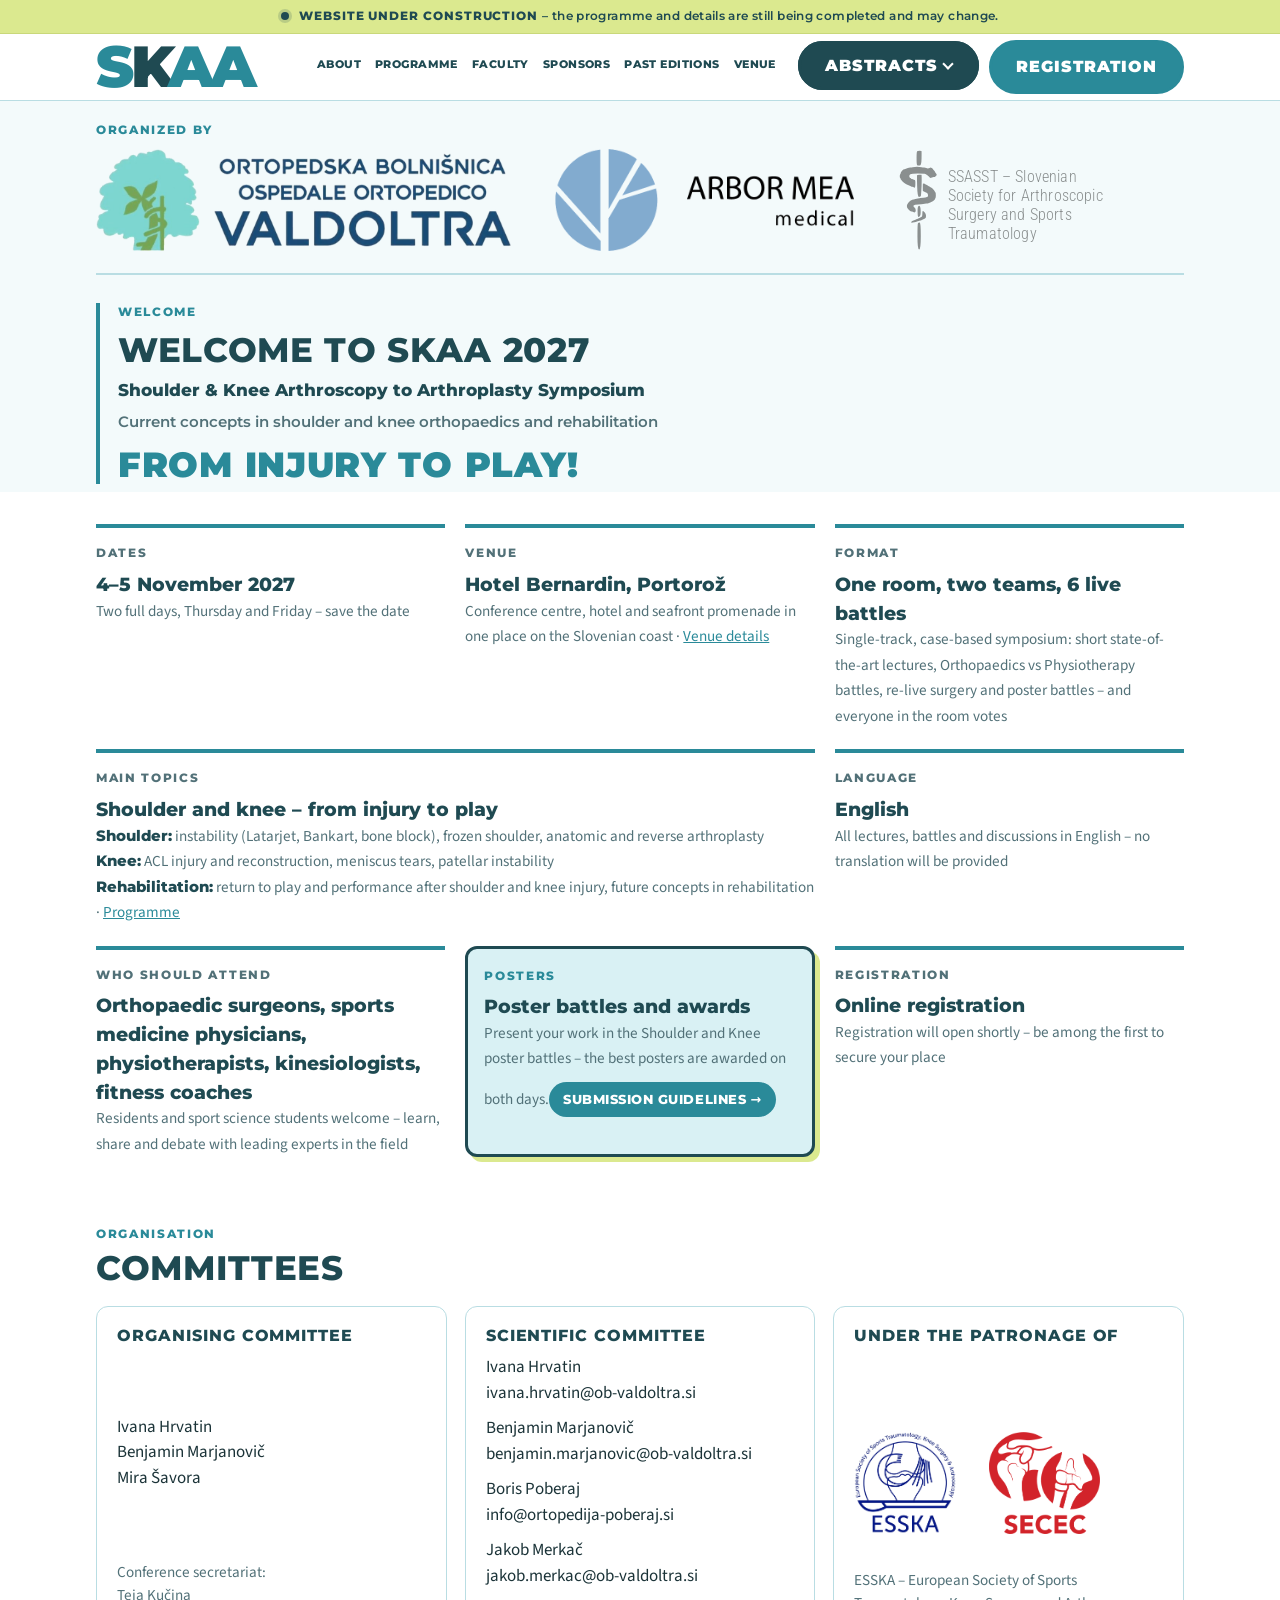
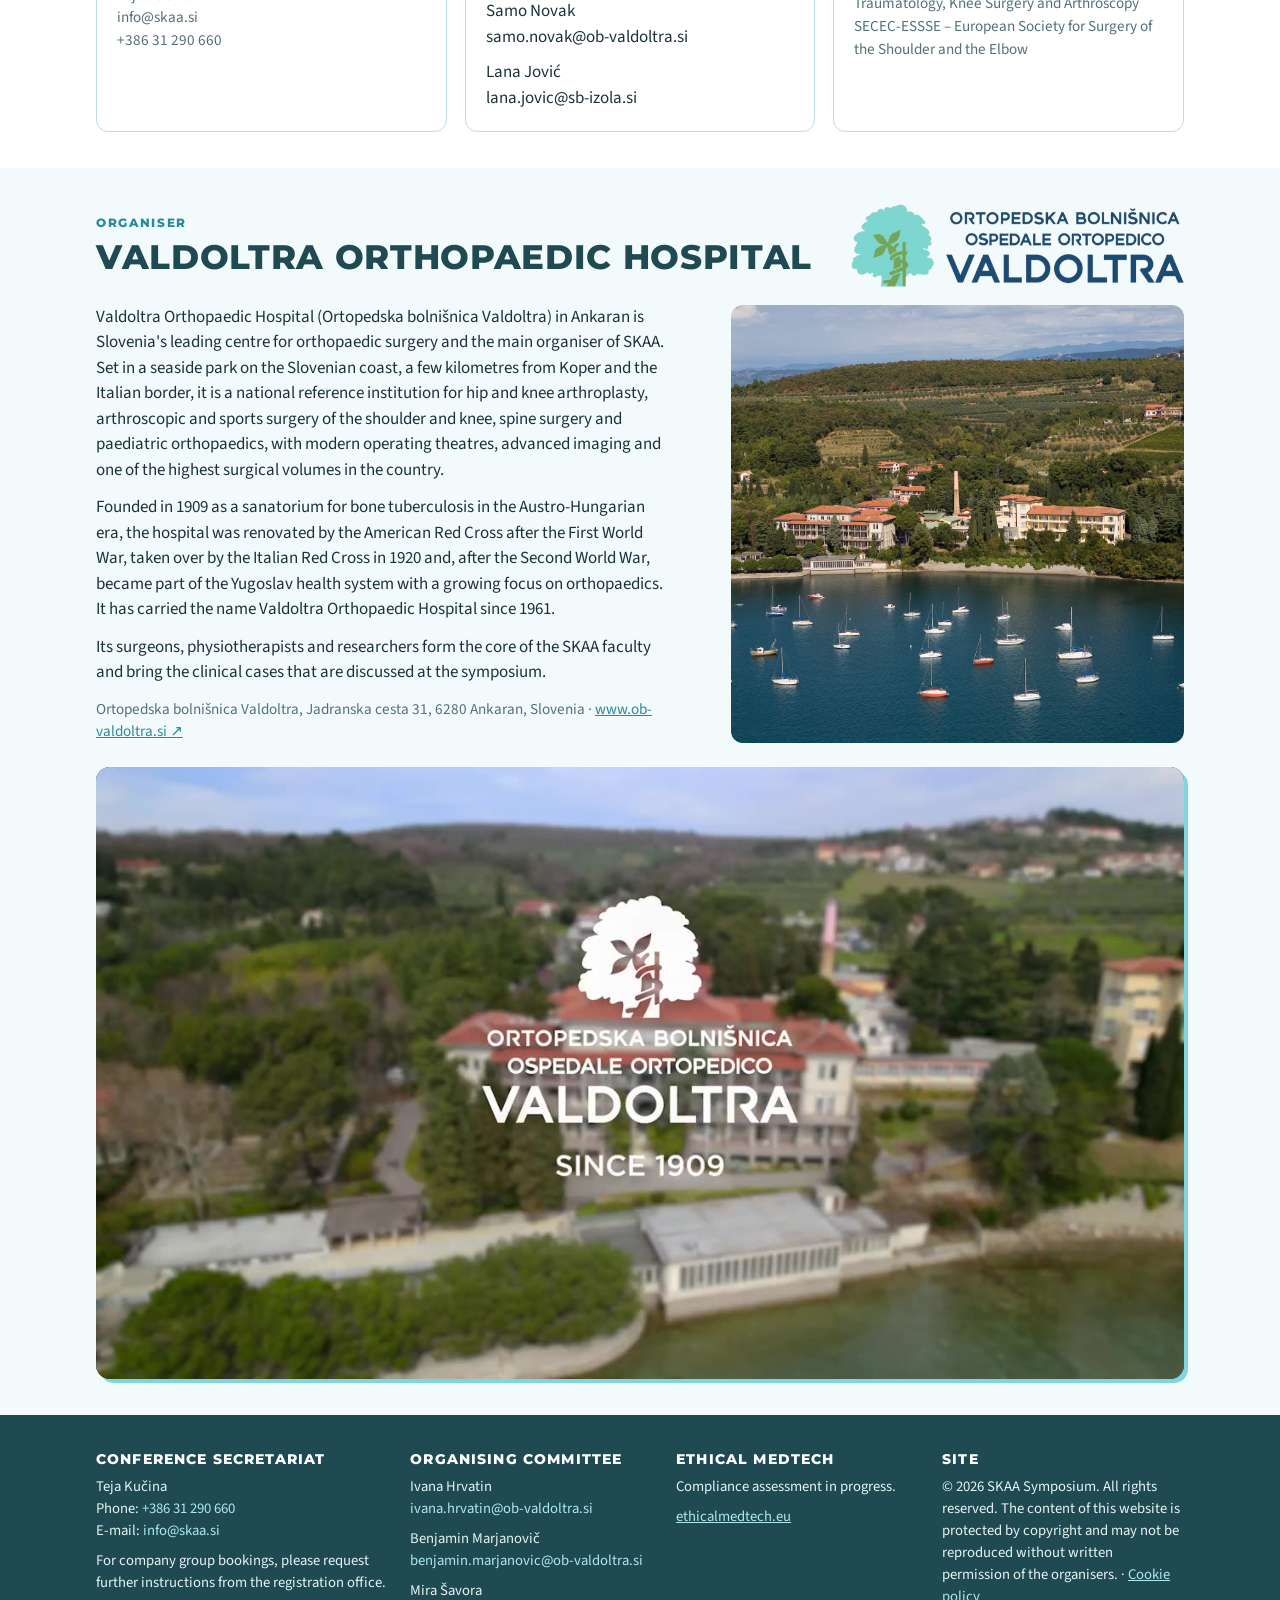
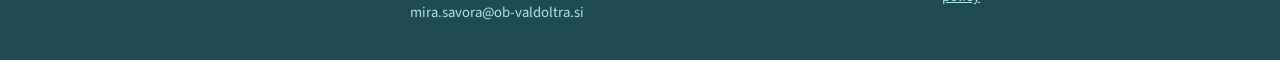
<file: about.html>
<!doctype html>
<html lang="en">
<head>
<meta charset="utf-8">
<meta name="viewport" content="width=device-width, initial-scale=1, viewport-fit=cover">
<title>SKAA Symposium – About</title>
<meta name="description" content="About the SKAA 2027 symposium in Portorož: concept, organisers, committees and the orthopaedics and physiotherapy teams.">
<link rel="canonical" href="https://www.skaa.si/about.html">
<meta property="og:type" content="website">
<meta property="og:site_name" content="SKAA 2027 Symposium">
<meta property="og:title" content="SKAA Symposium – About">
<meta property="og:description" content="About the SKAA 2027 symposium in Portorož: concept, organisers, committees and the orthopaedics and physiotherapy teams.">
<meta property="og:url" content="https://www.skaa.si/about.html">
<meta property="og:image" content="https://www.skaa.si/assets/og-image.png">
<meta property="og:image:width" content="1200"><meta property="og:image:height" content="630">
<meta property="og:locale" content="en_GB">
<meta name="twitter:card" content="summary_large_image">
<link rel="icon" href="favicon.ico" sizes="32x32">
<link rel="icon" type="image/png" sizes="32x32" href="favicon-32.png">
<link rel="icon" type="image/png" sizes="192x192" href="favicon-192.png">
<link rel="apple-touch-icon" href="apple-touch-icon.png">
<meta name="theme-color" content="#2a8a99">
<link rel="preload" href="fonts/montserrat-latin-800-normal.woff2" as="font" type="font/woff2" crossorigin>
<link rel="preload" href="fonts/source-sans-3-latin-400-normal.woff2" as="font" type="font/woff2" crossorigin>
<link rel="stylesheet" href="fonts/fonts.css">
<style>
/* Layout: full-width bands (hero, sponsors, archive, forms) with a 1120px inner column; outlined "flyer boxes" carry the 2025 visual language. */
:root{
  color-scheme:light;
  --bg:#f3fafb; --bg2:#ffffff; --fg:#1b3338; --muted:#527178;
  --teal:#2a8a99; --teal-deep:#1f4a52; --aqua:#7fd6e0; --aqua-soft:#d9f1f4;
  --line:#b9dde3; --lime:#dbe98f; --box:#ffffff; --ok:#1f7a4a;
  --display:"Montserrat",system-ui,sans-serif; --body:"Source Sans 3","Segoe UI",system-ui,sans-serif;
}

*{box-sizing:border-box}
body{background:var(--bg);color:var(--fg);font-family:var(--body);font-size:17px;line-height:1.5;margin:0}
body::before{content:"";position:fixed;inset:0 0 auto;height:env(safe-area-inset-top,0px);z-index:10;background:var(--bg2)}
h1,h2,h3{font-family:var(--display);text-wrap:balance;line-height:1.15;margin:0}
h2{font-size:clamp(1.5rem,3vw,2.1rem);font-weight:800;color:var(--teal-deep);text-transform:uppercase;letter-spacing:.02em}
h3{font-size:1.15rem;font-weight:800;color:var(--teal-deep)}
.h-link{color:inherit;text-decoration:none;border-bottom:4px solid var(--aqua)}
.h-link:hover{color:var(--teal)}
p{margin:0}
a{color:var(--teal)}
.wrap{max-width:1120px;margin:0 auto;padding-left:max(16px,env(safe-area-inset-left,0px));padding-right:max(16px,env(safe-area-inset-right,0px))}
.band{padding-block:36px}
.band.alt{background:var(--bg2)}
.eyebrow{font-family:var(--display);font-size:.75rem;font-weight:800;letter-spacing:.14em;text-transform:uppercase;color:var(--teal)}
.sect-head{display:grid;gap:6px;margin-bottom:18px;max-width:62ch}
.sect-head p{color:var(--muted)}
@media (min-width:700px){.sect-head h2{text-wrap:nowrap;white-space:nowrap}}
.btn{display:inline-flex;align-items:center;gap:8px;font-family:var(--display);font-weight:800;font-size:.9rem;letter-spacing:.04em;text-transform:uppercase;padding:14px 22px;border-radius:999px;text-decoration:none;cursor:pointer;border:3px solid var(--teal);background:var(--teal);color:#fff;transition:transform .15s,box-shadow .15s,background .15s}
.btn.ghost{background:transparent;color:var(--teal-deep);border-color:var(--teal-deep)}
.btn:hover{transform:translate(-1px,-1px);box-shadow:3px 3px 0 var(--aqua);background:var(--teal-deep);border-color:var(--teal-deep)}
.btn:focus-visible,input:focus-visible,select:focus-visible,textarea:focus-visible,summary:focus-visible,a:focus-visible{outline:3px solid var(--aqua);outline-offset:2px}
.note{font-size:.95rem;color:var(--muted)}
.todo{display:inline-block;font-family:var(--display);font-size:.7rem;font-weight:800;letter-spacing:.08em;text-transform:uppercase;background:#ffe9a8;color:#5a4300;padding:3px 8px;border-radius:4px;vertical-align:middle}

/* header */
.uc{background:var(--lime);color:var(--teal-deep);border-bottom:1px solid #c9d87a}
.uc .wrap{display:flex;align-items:center;justify-content:center;gap:10px;padding-top:7px;padding-bottom:7px;font-family:var(--display);font-weight:800;font-size:.72rem;letter-spacing:.08em;text-transform:uppercase;text-align:center}
.uc i{flex:none;width:8px;height:8px;border-radius:50%;background:var(--teal-deep);box-shadow:0 0 0 3px rgba(31,74,82,.18)}
.uc span b{font-weight:600;letter-spacing:.03em;text-transform:none;font-size:.78rem}
@media (max-width:600px){.uc .wrap{font-size:.66rem;letter-spacing:.06em}}
header{position:sticky;top:env(safe-area-inset-top,0px);z-index:9;background:var(--bg2);border-bottom:1px solid var(--line)}
header .wrap{display:flex;align-items:center;justify-content:space-between;gap:16px;padding-block:6px}
.brand{display:flex;align-items:center;gap:12px;text-decoration:none;color:var(--teal-deep);font-family:var(--display)}
.brand-mark{font-weight:900;font-size:clamp(2.6rem,4.5vw,3.9rem);letter-spacing:-.06em;color:var(--teal);line-height:.85;display:block}
.brand-mark .k{color:var(--teal-deep);margin-right:-.05em}
.brand-mark .aa{letter-spacing:-.12em;color:var(--teal)}
.brand-mark .s{color:var(--teal)}
header .wrap{flex-wrap:wrap}
nav{flex:1;min-width:0}
nav ul{list-style:none;margin:0;padding:0;display:flex;flex-wrap:wrap;gap:2px 2px;justify-content:flex-end}
nav a{display:inline-block;text-decoration:none;color:var(--teal-deep);font-family:var(--display);font-weight:800;font-size:.66rem;letter-spacing:.04em;text-transform:uppercase;padding:8px 6px;white-space:nowrap;border-radius:999px;border-bottom:3px solid transparent;line-height:1}
nav a:hover{color:var(--teal);background:var(--aqua-soft)}
/* drop-down sub-menu (Abstracts) */
nav li.has-sub{position:relative}
nav li.has-sub>a::after{content:"";display:inline-block;width:5px;height:5px;margin:0 0 2px 5px;border-right:2px solid currentColor;border-bottom:2px solid currentColor;transform:rotate(45deg)}
nav ul.sub{display:none;position:absolute;top:100%;left:0;flex-direction:column;align-items:stretch;gap:2px;min-width:200px;margin:0;padding:6px;background:var(--bg2);border:1px solid var(--line);border-radius:10px;box-shadow:0 10px 24px rgba(31,74,82,.16);z-index:3}
nav li.has-sub:hover>ul.sub,nav li.has-sub:focus-within>ul.sub{display:flex}
nav ul.sub a{display:block;font-size:.7rem;padding:9px 12px;border-radius:8px}
@media (max-width:1000px){nav ul.sub{left:50%;transform:translateX(-50%)}}
.reg-btn{flex:none;font-family:var(--display);font-weight:900;font-size:1rem;letter-spacing:.06em;text-transform:uppercase;color:#fff;background:var(--teal);border:3px solid var(--teal);border-radius:999px;padding:12px 24px;text-decoration:none;white-space:nowrap;transition:box-shadow .15s,transform .15s}
/* the two header buttons: Abstracts (with its drop-down) and Registration */
.ctas{display:flex;align-items:center;gap:10px;flex:none}
.ctas .has-sub{position:relative}
.abs-btn{background:var(--teal-deep);border-color:var(--teal-deep)}
.abs-btn:hover{background:var(--teal);border-color:var(--teal);box-shadow:3px 3px 0 var(--lime)}
.abs-btn::after{content:"";display:inline-block;width:6px;height:6px;margin:0 0 3px 7px;border-right:2.5px solid currentColor;border-bottom:2.5px solid currentColor;transform:rotate(45deg)}
.ctas ul.sub{display:none;position:absolute;top:100%;right:0;flex-direction:column;align-items:stretch;gap:2px;min-width:230px;margin:4px 0 0;padding:6px;list-style:none;background:var(--bg2);border:1px solid var(--line);border-radius:10px;box-shadow:0 10px 24px rgba(31,74,82,.16);z-index:3}
.ctas .has-sub:hover>ul.sub,.ctas .has-sub:focus-within>ul.sub{display:flex}
.ctas ul.sub a{display:block;text-decoration:none;font-family:var(--display);font-weight:800;font-size:.72rem;letter-spacing:.04em;text-transform:uppercase;color:var(--teal-deep);padding:9px 12px;border-radius:8px}
.ctas ul.sub a:hover{color:var(--teal);background:var(--aqua-soft)}
.ctas ul.sub .sub-soon{display:block;font-family:var(--display);font-weight:800;font-size:.72rem;letter-spacing:.04em;text-transform:uppercase;color:var(--muted);padding:9px 12px;cursor:default}
.reg-btn:hover{background:var(--teal-deep);border-color:var(--teal-deep);box-shadow:3px 3px 0 var(--aqua);transform:translate(-1px,-1px)}
@media (max-width:1000px){
  header .wrap{flex-direction:column;align-items:stretch;gap:8px}
  nav ul{justify-content:center}
  .reg-btn{align-self:center}
  .ctas{align-self:center;flex-wrap:wrap;justify-content:center}
}

/* hero: the flyer's pale geometric field */
.hero{position:relative;overflow:hidden;background:
  linear-gradient(135deg,rgba(127,214,224,.35) 0 50%,transparent 50%) 0 0/420px 420px no-repeat,
  linear-gradient(225deg,rgba(127,214,224,.25) 0 50%,transparent 50%) 100% 100%/360px 360px no-repeat,
  linear-gradient(180deg,var(--aqua-soft),var(--bg));padding-block:20px 36px}
.hero .wrap{display:grid;gap:28px}
.hero-row{display:grid;grid-template-columns:minmax(0,1fr) clamp(120px,26vw,300px);gap:clamp(12px,3vw,28px);align-items:center;margin-top:14px}
.hero-info{min-width:0}
.hero-main{min-width:0}
.hero-side{display:grid;gap:14px;justify-items:end;min-width:0}
.slogan{display:grid;justify-items:end;text-align:right;font-family:var(--display);font-weight:900;text-transform:uppercase;line-height:.9;letter-spacing:-.04em;font-size:clamp(2.4rem,5.2vw,4.2rem);color:var(--teal)}
.slogan .to{color:var(--teal-deep)}
.journey{width:100%;justify-self:end;min-width:0}
.journey svg{width:100%;height:auto;display:block;overflow:visible}
.jlab{font-family:var(--body);font-weight:600;font-size:13px;letter-spacing:.22em;text-transform:uppercase;fill:var(--teal-deep)}
.jdate{font-family:var(--display);font-weight:900;font-size:42px;letter-spacing:-.02em}
.jmon{font-family:var(--display);font-weight:800;font-size:19px;text-transform:uppercase;letter-spacing:.04em}
.jms{font-family:var(--display);font-weight:800;font-size:12px;letter-spacing:.06em;text-transform:uppercase;fill:var(--teal-deep)}
.jend{font-family:var(--display);font-weight:900;font-size:17px;letter-spacing:.04em;text-transform:uppercase;fill:var(--teal-deep)}
.jcap{font-family:var(--body);font-weight:600;font-size:12px;letter-spacing:.12em;text-transform:uppercase;fill:var(--muted)}
.jtag{font-family:var(--body);font-weight:600;font-size:14px;letter-spacing:.18em;text-transform:uppercase;fill:var(--teal-deep)}
/* text logo (edit the year in .year and .l2 for the next edition) */
.logo{display:grid;grid-template-columns:auto auto auto minmax(0,1fr);align-items:center;gap:0 24px;font-family:var(--display)}
.logo-slogan{display:grid;justify-items:end;text-align:right;font-weight:900;font-size:clamp(2.6rem,6.2vw,5.2rem);line-height:.86;letter-spacing:-.05em;text-transform:uppercase;color:var(--teal);padding-left:18px;margin-left:6px;border-left:4px solid var(--aqua);justify-self:end;width:100%}
.logo-slogan .to{color:var(--teal-deep)}
.logo-mark{display:grid;justify-items:end;line-height:.82}
.logo-mark .word{font-weight:900;font-size:clamp(3.4rem,7.2vw,5.4rem);letter-spacing:-.06em;color:var(--teal);display:inline-flex}
.logo-mark .k{color:var(--teal-deep);margin-right:-.05em}
.logo-mark .aa{letter-spacing:-.12em;color:var(--teal)}
.logo-mark .year{font-weight:900;font-size:clamp(1.7rem,3.6vw,2.8rem);color:var(--teal-deep);letter-spacing:-.02em;margin-top:.08em}
.logo-dots{width:30px;height:100%;min-height:150px;background:
  repeating-linear-gradient(to bottom,var(--aqua) 0 8px,transparent 8px 13px) 0 0/7px 100% no-repeat,
  repeating-linear-gradient(to bottom,var(--teal) 0 8px,transparent 8px 13px) 11px 0/7px 100% no-repeat,
  repeating-linear-gradient(to bottom,var(--teal-deep) 0 8px,transparent 8px 13px) 22px 0/7px 100% no-repeat}
.logo-text{display:grid;gap:2px;min-width:0}
.logo-text .l1,.logo-text .l2{white-space:nowrap}
.logo-text .l1{font-weight:900;font-size:clamp(1.2rem,2.7vw,1.95rem);line-height:1.02;color:var(--teal);text-transform:uppercase;letter-spacing:-.01em}
.logo-text .l2{font-weight:900;font-size:clamp(1.2rem,2.7vw,1.95rem);line-height:1.05;color:var(--teal-deep);text-transform:uppercase;padding-bottom:6px;border-bottom:4px solid var(--teal);width:fit-content}
.logo-text .l4{font-family:var(--display);font-weight:700;font-size:clamp(.95rem,1.5vw,1.12rem);max-width:30ch;line-height:1.25;color:var(--teal-deep);margin-top:8px;text-wrap:balance}
@media (max-width:520px){
  .logo{grid-template-columns:1fr;gap:14px}
  .logo-slogan{border-left:0;padding-left:0;justify-items:start;text-align:left}
  .logo-mark{justify-items:start}
  .logo-dots{height:10px;min-height:0;width:100%;background:
    repeating-linear-gradient(to right,var(--teal) 0 8px,transparent 8px 13px) 0 0/100% 7px no-repeat}
}
.hero h1{font-size:clamp(1.3rem,2.6vw,1.75rem);font-weight:800;color:var(--teal-deep);margin-top:22px}
.when{display:grid;gap:4px;margin-top:4px;font-family:var(--display)}
.when b{font-size:clamp(1.2rem,2.4vw,1.6rem);font-weight:900;color:var(--teal-deep)}
.when span{font-weight:600;color:var(--fg)}
.cta{display:flex;flex-wrap:wrap;gap:12px;margin-top:24px}
.organizers{display:grid;gap:10px;padding-bottom:22px;border-bottom:2px solid var(--line)}
.organizers .row{display:flex;flex-wrap:nowrap;align-items:center;gap:clamp(14px,3.5vw,44px);min-width:0}
.organizers .row a{flex:0 1 auto;min-width:0;display:flex;align-items:center;transition:transform .15s}
.organizers .row a:hover{transform:translateY(-2px)}
.organizers img,.organizers svg{height:clamp(36px,8vw,104px);width:auto;max-width:100%;object-fit:contain;object-position:left center}
.ssasst{display:block;overflow:visible}
.ssasst-text{font-family:"Roboto Condensed","Arial Narrow","DejaVu Sans Condensed",sans-serif;font-weight:300;font-size:36px;letter-spacing:.01em}
/* flyer boxes */
.boxes{display:grid;grid-template-columns:repeat(2,1fr);gap:14px}
.box{border:3px solid var(--teal-deep);border-radius:12px;background:var(--box);padding:18px 16px;text-align:center;font-family:var(--display);font-weight:800;font-size:1rem;color:var(--teal-deep);display:flex;align-items:center;justify-content:center;min-height:84px;box-shadow:4px 4px 0 var(--aqua)}
.box.wide{grid-column:1/-1}

/* key facts */
.facts{display:grid;grid-template-columns:repeat(auto-fit,minmax(220px,1fr));gap:20px}
.fact{border-top:4px solid var(--teal);padding-top:12px}
.fact.hot{background:var(--aqua-soft);border:3px solid var(--teal-deep);border-radius:12px;padding:14px 16px 16px;box-shadow:5px 5px 0 var(--lime)}
.fact.hot .eyebrow{color:var(--teal)}
.fact .fact-btn{display:inline-block;margin-top:10px;font-family:var(--display);font-weight:800;font-size:.8rem;letter-spacing:.04em;text-transform:uppercase;color:#fff;background:var(--teal);border-radius:999px;padding:8px 14px;text-decoration:none}
.fact .fact-btn:hover{background:var(--teal-deep)}
.fact .eyebrow{color:var(--muted)}
.fact b{display:block;font-family:var(--display);font-weight:800;font-size:1.2rem;color:var(--teal-deep);margin-top:4px}

/* sponsors */
.tiers{display:grid;gap:18px}
.tier h3{display:flex;align-items:center;gap:12px;margin-bottom:12px}
.tier h3::after{content:"";flex:1;height:2px;background:var(--line)}
.logos{display:grid;gap:14px;grid-template-columns:repeat(auto-fill,minmax(200px,1fr))}
.logos.big{grid-template-columns:repeat(auto-fill,minmax(260px,1fr))}
.logos.small{grid-template-columns:repeat(auto-fill,minmax(150px,1fr))}
.logo-tile{display:flex;align-items:center;justify-content:center;aspect-ratio:5/2;max-width:100%;background:var(--box);border:2px dashed var(--line);border-radius:10px;text-decoration:none;color:var(--muted);font-family:var(--display);font-weight:600;font-size:.8rem;letter-spacing:.06em;text-transform:uppercase;padding:14px;transition:border-color .15s}
.logo-tile:hover{border-color:var(--teal)}
.logo-tile img{max-height:70px;max-width:85%;object-fit:contain}
.logo-tile.real{border-style:solid;background:#fff}
.patronage{display:grid;gap:10px;margin-top:22px;padding-top:18px;border-top:2px solid var(--line)}
.patronage .row{display:flex;flex-wrap:nowrap;align-items:center;gap:clamp(12px,2.5vw,32px);min-width:0}
.patronage .row a{flex:0 1 auto;min-width:0;display:flex;align-items:center;transition:transform .15s}
.patronage .row a:hover{transform:translateY(-2px)}
.patronage img{height:clamp(72px,11vw,150px);width:auto;max-width:100%;object-fit:contain;object-position:left center}

/* archive */
.archive{display:grid;gap:18px;grid-template-columns:repeat(auto-fill,minmax(320px,1fr))}
.edition{background:var(--box);border:1px solid var(--line);border-radius:14px;overflow:hidden;display:grid;grid-template-rows:auto 1fr}
.edition .top{background:#fff;padding:18px;border-bottom:1px solid var(--line);display:flex;align-items:center;justify-content:center;min-height:120px}
.edition .top img{max-width:100%;height:auto;max-height:90px}
.edition .top.future{background:var(--aqua-soft);color:var(--muted);font-family:var(--display);font-weight:800;font-size:1.6rem;letter-spacing:.04em}
.edition .body{padding:18px;display:grid;gap:10px;align-content:start}
.edition .slogan{font-family:var(--display);font-weight:800;color:var(--teal-deep);font-size:1.05rem}
.edition dl{display:grid;grid-template-columns:auto 1fr;gap:4px 12px;margin:0;font-size:.95rem}
.edition dt{color:var(--muted)}.edition dd{margin:0}
.edition .links{display:flex;flex-wrap:wrap;gap:8px;margin-top:4px}
.chip{display:inline-flex;align-items:center;gap:6px;font-size:.85rem;font-weight:600;padding:6px 12px;border-radius:999px;border:2px solid var(--teal);color:var(--teal);text-decoration:none;background:transparent}
.chip.disabled{border-color:var(--line);color:var(--muted);cursor:default}
details.faculty{margin-top:6px}
details.faculty summary{cursor:pointer;color:var(--teal);font-weight:600;font-size:.95rem}
details.faculty ul{columns:2;gap:20px;margin:10px 0 0;padding-left:18px;font-size:.92rem}

/* forms */
.form-grid{display:grid;grid-template-columns:1.4fr 1fr;gap:40px;align-items:start}
form{display:grid;gap:22px;min-width:0}
fieldset{border:1px solid var(--line);border-radius:12px;padding:18px 18px 20px;margin:0;background:var(--box);display:grid;gap:14px;min-width:0}
legend{font-family:var(--display);font-weight:800;color:var(--teal-deep);padding:0 8px;font-size:1rem;text-transform:uppercase;letter-spacing:.06em}
.row2{display:grid;grid-template-columns:1fr 1fr;gap:14px}
.row3{display:grid;grid-template-columns:1fr 1fr 1fr;gap:14px}
label.f{display:grid;gap:5px;font-size:.9rem;font-weight:600;color:var(--muted);min-width:0}
label.f .req{color:#c0392b}
input[type=text],input[type=email],input[type=tel],select,textarea{width:100%;font:inherit;font-size:1rem;color:var(--fg);background:var(--bg2);border:1.5px solid var(--line);border-radius:8px;padding:10px 12px;min-width:0}
textarea{min-height:160px;resize:vertical}
.check{display:flex;gap:10px;align-items:flex-start;font-size:.95rem;font-weight:400;color:var(--fg)}
.check input{margin-top:4px;width:18px;height:18px;accent-color:var(--teal)}
.fees{display:grid;gap:8px}
.fee{display:grid;grid-template-columns:auto 1fr auto;gap:12px;align-items:center;padding:10px 12px;border:1.5px solid var(--line);border-radius:8px}
.fee b{font-family:var(--display);font-weight:800;color:var(--teal-deep);font-variant-numeric:tabular-nums}
.side{display:grid;gap:18px;align-self:start;position:sticky;top:90px}
.card{background:var(--box);border:1px solid var(--line);border-radius:12px;padding:20px;display:grid;gap:10px}
.card h3{font-size:1rem;text-transform:uppercase;letter-spacing:.06em}
.payee{font-size:.95rem;display:grid;grid-template-columns:auto 1fr;gap:4px 12px}
.payee dt{color:var(--muted)}.payee dd{margin:0;font-weight:600;user-select:all}
.copy{justify-self:start;font:inherit;font-size:.85rem;font-weight:600;color:var(--teal);background:none;border:1.5px solid var(--teal);border-radius:999px;padding:5px 12px;cursor:pointer}
.counter{font-size:.85rem;color:var(--muted);text-align:right;font-variant-numeric:tabular-nums}
.done{background:var(--aqua-soft);border:2px solid var(--teal);border-radius:12px;padding:18px;display:grid;gap:6px}
.done b{color:var(--ok);font-family:var(--display)}

/* venue */
.venue{display:grid;grid-template-columns:1fr 1fr;gap:32px;align-items:center}
.venue img{width:100%;max-width:100%;height:auto;border-radius:14px;display:block}
.venue ul{margin:12px 0 0;padding-left:20px;display:grid;gap:6px}

/* welcome letter */
#about{padding-block:32px}
.welcome{display:grid;grid-template-columns:1fr 2fr;gap:28px;align-items:start}
.welcome-head{position:sticky;top:90px;display:grid;gap:10px;border-left:4px solid var(--teal);padding-left:18px}
.welcome-head .sub{font-family:var(--display);font-weight:800;font-size:1.05rem;color:var(--teal-deep);line-height:1.3}
.welcome-head .sub.muted{font-weight:600;color:var(--muted);font-size:.95rem}
.welcome-head .motto{font-family:var(--display);font-weight:900;font-size:clamp(1.6rem,3vw,2.2rem);color:var(--teal);text-transform:uppercase;letter-spacing:.02em;line-height:1.05;margin-top:6px}
.letter{display:grid;gap:12px;max-width:68ch;min-width:0}
.letter h3{margin-top:10px;font-size:1.25rem}
.letter .salute{font-family:var(--display);font-weight:800;color:var(--teal-deep);font-size:1.35rem;line-height:1.3}
.letter em{color:var(--teal);font-style:normal;font-weight:600}
.letter .sign{margin-top:6px}
.letter .cta{margin-top:4px}
.topics{display:grid;grid-template-columns:1fr 1fr;gap:16px}
.topic{background:var(--box);border:3px solid var(--teal-deep);border-radius:12px;padding:16px;box-shadow:4px 4px 0 var(--aqua);display:grid;gap:6px;font-size:.97rem}

/* faculty */
.people{display:grid;gap:22px 16px;grid-template-columns:repeat(auto-fill,minmax(150px,1fr))}
.person{display:grid;justify-items:center;gap:10px;background:none;border:0;padding:0;font:inherit;color:var(--fg);cursor:pointer;text-align:center;min-width:0}
.person .photo{width:128px;height:128px;max-width:100%;border-radius:50%;overflow:hidden;border:3px solid var(--teal);box-shadow:4px 4px 0 var(--aqua);background:var(--aqua-soft);display:flex;align-items:center;justify-content:center;font-family:var(--display);font-weight:800;font-size:1.8rem;color:var(--teal-deep);transition:transform .15s}
.person .photo img{width:100%;height:100%;object-fit:cover;display:block}
.person:hover .photo{transform:translateY(-3px)}
.person .name{font-family:var(--display);font-weight:800;font-size:.95rem;color:var(--teal-deep);line-height:1.2}
.person .role{font-size:.82rem;color:var(--muted)}
.modal{position:fixed;inset:0;z-index:20;background:rgba(15,31,35,.6);display:flex;align-items:center;justify-content:center;padding:max(16px,env(safe-area-inset-left,0px))}
.modal-box{background:var(--bg2);color:var(--fg);border-radius:16px;max-width:620px;width:100%;max-height:90vh;overflow:auto;padding:28px;display:grid;gap:14px;border-top:6px solid var(--teal);position:relative}
.modal-head{display:flex;gap:18px;align-items:center}
.modal-head .photo{width:96px;height:96px;flex:none;border-radius:50%;overflow:hidden;border:3px solid var(--teal);background:var(--aqua-soft);display:flex;align-items:center;justify-content:center;font-family:var(--display);font-weight:800;font-size:1.5rem;color:var(--teal-deep)}
.modal-head .photo img{width:100%;height:100%;object-fit:cover}
.modal-head h3{font-size:1.3rem}
.modal-close{position:absolute;top:12px;right:12px;width:36px;height:36px;border-radius:50%;border:2px solid var(--line);background:var(--bg2);color:var(--fg);font-size:1.2rem;cursor:pointer}
.modal-box p{max-width:62ch}

footer{background:var(--teal-deep);color:#e6f3f5;padding-block:36px;font-size:.92rem}
:root[data-theme="dark"] footer,footer{color:#e6f3f5}
footer .wrap{display:grid;grid-template-columns:1.2fr 1fr 1fr 1fr;gap:24px}
footer a{color:#aee7ee}
footer h3{color:#fff;font-size:.9rem;text-transform:uppercase;letter-spacing:.08em;margin-bottom:8px}
footer .mail{color:#aee7ee;user-select:all}

@media (max-width:860px){
  .form-grid,.venue,.welcome{grid-template-columns:1fr}
  .slogan{justify-items:start;text-align:left}
  .hero-side{justify-items:start}
  .welcome-head{position:static}
  footer .wrap{grid-template-columns:1fr 1fr}
  .side{position:static}
  .row3{grid-template-columns:1fr 1fr}
}
@media (max-width:520px){
  body{font-size:16px}
  .boxes,.row2,.row3,.topics{grid-template-columns:1fr}
  .cta .btn{padding:11px 14px;font-size:.78rem;letter-spacing:.02em;text-align:center;line-height:1.2}
  .when b{font-size:1.1rem}
  .when span{font-size:.95rem}
  .box{min-height:64px}
  details.faculty ul{columns:1}
  .band{padding-block:40px}
}
@media (prefers-reduced-motion:reduce){*{transition:none!important}}
</style>
<style>
img{max-width:100%}
.about-intro{padding-block:20px 8px}
.about-intro .organizers{margin-bottom:28px}
.valdoltra-head{display:flex;flex-wrap:wrap;align-items:center;justify-content:space-between;gap:12px 28px;max-width:none}
.valdoltra-head>div{display:grid;gap:6px}
.valdoltra-logo{display:block;max-width:100%}
.valdoltra-logo img{width:clamp(180px,26vw,380px);max-width:100%;height:auto;display:block}
.valdoltra{display:grid;gap:24px;align-items:start}
.valdoltra-text{display:grid;gap:12px;max-width:72ch}
.valdoltra-aside{display:grid;gap:12px;min-width:0}
.valdoltra-aside img{width:100%;height:auto;aspect-ratio:3/2;object-fit:cover;border-radius:12px;display:block}
@media (min-width:860px){.valdoltra{grid-template-columns:minmax(0,1.35fr) minmax(0,1fr);align-items:stretch}.valdoltra-aside{display:block;position:relative;min-height:260px}.valdoltra-aside img{position:absolute;inset:0;height:100%;aspect-ratio:auto}}
.valdoltra-video{margin-top:24px;border-radius:14px;overflow:hidden;background:var(--teal-deep);box-shadow:4px 4px 0 var(--aqua)}
.valdoltra-video video{display:block;width:100%;height:auto;aspect-ratio:16/9;object-fit:cover}
.valdoltra-video .cap{font-size:.9rem;color:var(--muted);margin:10px 2px 0}
.about-intro .welcome-head{position:static;max-width:720px}
.about-intro .patronage{display:none}
#about .facts{grid-template-columns:repeat(auto-fit,minmax(300px,1fr));grid-auto-flow:dense}
.fact.wide2{grid-column:span 2}
@media (max-width:680px){.fact.wide2{grid-column:auto}}
.committees{display:grid;grid-template-columns:repeat(auto-fit,minmax(260px,1fr));gap:18px}
.committees .card h3{font-size:1rem;text-transform:uppercase;letter-spacing:.06em}
.committees .patronage img{height:clamp(64px,8vw,110px)}
</style>
</head>
<body>
<a id="page-top" tabindex="-1" aria-hidden="true" style="position:absolute;top:0;left:0;width:1px;height:1px;overflow:hidden;opacity:0;outline:none"></a>
<div class="uc" role="status"><div class="wrap"><i aria-hidden="true"></i><span>Website under construction <b>– the programme and details are still being completed and may change.</b></span></div></div>
<header>
  <div class="wrap">
    <a class="brand" href="index.html" title="SKAA – home page" aria-label="SKAA – home page"><span class="brand-mark"><span class="s">S</span><span class="k">K</span><span class="aa">AA</span></span></a>
    <nav aria-label="Main">
      <ul>
        <li><a href="#about">About</a></li>
        <li><a href="programme.html">Programme</a></li>
        <li><a href="faculty.html">Faculty</a></li>
        <li><a href="sponsors.html">Sponsors</a></li>
        <li><a href="archive.html">Past editions</a></li>
        <li><a href="venue.html">Venue</a></li>
      </ul>
    </nav>
    <div class="ctas">
      <div class="has-sub">
        <a class="reg-btn abs-btn" href="abstracts.html" aria-haspopup="true">Abstracts</a>
        <ul class="sub" aria-label="Abstracts">
          <li><a href="abstracts.html">Submission guidelines</a></li>
          <li><span class="sub-soon">Submit an abstract – opens shortly</span></li>
        </ul>
      </div>
      <a class="reg-btn" href="registration.html">Registration</a>
    </div>
  </div>
</header>
<section class="band about-intro">
  <div class="wrap">
    <div class="organizers">
        <span class="eyebrow">Organized by</span>
        <div class="row">
          <a href="https://www.ob-valdoltra.si/" target="_blank" rel="noopener" aria-label="Ortopedska bolnišnica Valdoltra"><img src="assets/valdoltra.png" alt="Ortopedska bolnišnica Valdoltra"></a>
          <a href="https://arbormea.com/" target="_blank" rel="noopener" aria-label="Arbor Mea medical"><img src="assets/arbormea.png" alt="Arbor Mea medical"></a>
          <a href="https://www.szd.si/sekcije-in-zdruzenja/kirurgija/slovensko-zdruzenje-za-artroskopsko-kirurgijo-in-poskodbe-pri-sportu/" target="_blank" rel="noopener" aria-label="SSASST – Slovenian Society for Arthroscopic Surgery and Sports Traumatology"><svg class="ssasst" viewBox="0 0 400 230" role="img" aria-label="SSASST – Slovenian Society for Arthroscopic Surgery and Sports Traumatology">
            <path fill="#8a8f8f" fill-rule="evenodd" d="M45.0 166.2Q43.7 167.4 43.7 196.7Q43.7 226.0 47.5 226.0Q51.2 226.0 51.2 195.7Q51.2 165.4 48.7 165.2Q46.2 164.9 45.0 166.2Z M59.6 141.8Q56.6 139.1 56.1 139.1Q55.7 139.1 55.2 139.8Q54.7 140.6 54.7 145.3Q54.7 150.0 53.7 151.5Q52.7 153.0 51.2 153.2Q49.7 153.5 49.2 154.2Q48.7 155.0 47.7 155.0Q46.7 155.0 45.5 156.0Q44.2 157.0 43.2 157.0Q42.2 157.0 41.0 158.0Q39.8 159.0 36.3 160.2Q32.8 161.4 31.3 162.4Q29.8 163.4 29.8 164.7Q29.8 165.9 30.8 165.9Q31.8 165.9 32.8 165.2Q33.8 164.4 37.0 164.4Q40.3 164.4 41.2 163.4Q42.2 162.4 44.5 162.4Q46.7 162.4 48.0 161.4Q49.2 160.4 50.9 160.4Q52.7 160.4 53.7 159.4Q54.7 158.5 55.7 158.5Q56.6 158.5 58.6 157.5Q60.6 156.5 61.9 155.2Q63.1 154.0 62.9 149.3Q62.6 144.6 59.6 141.8Z M47.2 127.4Q43.7 127.7 44.0 140.1Q44.2 152.5 45.5 152.5Q46.7 152.5 48.9 151.0Q51.2 149.5 50.9 138.3Q50.7 127.2 47.2 127.4Z M57.6 77.5Q56.1 77.5 55.9 78.0Q55.7 78.5 55.7 86.2Q55.7 93.9 55.9 94.4Q56.1 94.9 57.4 94.9Q58.6 94.9 59.4 95.9Q60.1 96.9 61.4 96.9Q62.6 96.9 63.6 97.9Q64.6 98.9 65.8 99.4Q67.1 99.9 67.3 103.1Q67.6 106.3 67.1 106.8Q66.6 107.3 65.6 107.3Q64.6 107.3 63.6 108.3Q62.6 109.3 57.1 109.3Q51.7 109.3 50.2 110.3Q48.7 111.3 44.5 111.3Q40.3 111.3 39.0 112.3Q37.8 113.3 35.0 113.3Q32.3 113.3 31.8 114.0Q31.3 114.8 29.8 115.0Q28.3 115.2 24.1 119.7Q19.9 124.2 19.9 128.2Q19.9 132.1 23.1 135.4Q26.3 138.6 28.3 139.6Q30.3 140.6 31.6 140.6Q32.8 140.6 34.3 141.6Q35.8 142.6 37.8 142.3Q39.8 142.1 39.8 137.8Q39.8 133.6 36.5 130.9Q33.3 128.2 35.0 126.7Q36.8 125.2 45.2 124.9Q53.7 124.7 56.6 123.7Q59.6 122.7 63.3 122.7Q67.1 122.7 68.3 121.7Q69.6 120.7 71.0 120.7Q72.5 120.7 73.8 119.7Q75.0 118.7 75.8 118.7Q76.5 118.7 79.7 116.2Q83.0 113.8 83.0 112.8Q83.0 111.8 84.0 110.5Q85.0 109.3 85.0 103.8Q85.0 98.4 84.0 97.4Q83.0 96.4 82.7 95.4Q82.5 94.4 79.5 90.9Q76.5 87.4 75.3 87.2Q74.0 86.9 72.3 85.2Q70.6 83.5 69.3 83.5Q68.1 83.5 67.3 82.5Q66.6 81.5 63.6 80.2Q60.6 79.0 59.9 78.2Q59.1 77.5 57.6 77.5Z M48.2 57.6Q44.2 57.6 43.2 58.4Q42.2 59.1 43.0 83.7Q43.7 108.3 47.2 107.6Q50.7 106.8 51.2 106.1Q51.7 105.3 52.4 93.6Q53.2 82.0 53.2 70.1Q53.2 58.1 52.7 57.9Q52.2 57.6 48.2 57.6Z M5.0 65.3Q6.0 66.1 6.0 67.3Q6.0 68.6 7.0 69.3Q8.0 70.1 8.2 70.8Q8.5 71.5 11.4 74.3Q14.4 77.0 16.7 78.0Q18.9 79.0 19.9 80.0Q20.9 81.0 22.4 81.0Q23.9 81.0 25.1 82.0Q26.3 83.0 27.6 83.0Q28.8 83.0 29.6 84.0Q30.3 85.0 32.3 85.0Q34.3 85.0 35.3 85.9Q36.3 86.9 37.5 86.9Q38.8 86.9 39.0 78.5Q39.3 70.1 37.5 69.8Q35.8 69.6 34.5 68.6Q33.3 67.6 31.8 67.6Q30.3 67.6 29.6 66.6Q28.8 65.6 28.1 65.3Q27.3 65.1 26.3 63.8Q25.4 62.6 25.4 60.4Q25.4 58.1 27.8 56.6Q30.3 55.2 44.7 55.2Q59.1 55.2 61.6 55.9Q64.1 56.6 68.1 60.9Q72.0 65.1 73.3 65.1Q74.5 65.1 76.3 64.1Q78.0 63.1 80.2 63.1Q82.5 63.1 84.7 61.1Q86.9 59.1 86.9 57.6Q86.9 56.1 85.0 54.2Q83.0 52.2 83.0 51.2Q83.0 50.2 81.0 48.4Q79.0 46.7 78.7 45.7Q78.5 44.7 76.5 43.2Q74.5 41.7 73.3 41.7Q72.0 41.7 70.8 42.7Q69.6 43.7 67.1 43.7Q64.6 43.7 63.6 42.7Q62.6 41.7 58.9 41.7Q55.2 41.7 52.9 40.8Q50.7 39.8 42.7 39.8Q34.8 39.8 33.1 40.8Q31.3 41.7 27.3 41.7Q23.4 41.7 22.1 42.7Q20.9 43.7 19.1 43.7Q17.4 43.7 16.2 44.7Q14.9 45.7 13.7 45.7Q12.4 45.7 10.2 48.0Q8.0 50.2 7.0 51.9Q6.0 53.7 6.0 54.4Q6.0 55.2 5.0 56.6Q4.0 58.1 4.0 61.4Q4.0 64.6 5.0 65.3Z M43.0 5.2Q41.7 6.5 41.7 20.9Q41.7 35.3 43.0 36.3Q44.2 37.3 48.4 37.3Q52.7 37.3 52.9 21.1Q53.2 5.0 52.7 4.5Q52.2 4.0 48.2 4.0Q44.2 4.0 43.0 5.2Z"/>
            <g class="ssasst-text" fill="#8a8f8f">
              <text x="112" y="74">SSASST – Slovenian</text>
              <text x="112" y="117">Society for Arthroscopic</text>
              <text x="112" y="160">Surgery and Sports</text>
              <text x="112" y="203">Traumatology</text>
            </g>
          </svg></a>
        </div>
    </div>
    <div class="welcome-head">
      <span class="eyebrow">Welcome</span>
      <h2>Welcome to SKAA 2027</h2>
      <p class="sub">Shoulder &amp; Knee Arthroscopy to Arthroplasty Symposium</p>
      <p class="sub muted">Current concepts in shoulder and knee orthopaedics and rehabilitation</p>
      <p class="motto">From Injury to Play!</p>
    </div>
  </div>
</section>

<section class="band alt" id="about">
  <div class="wrap">
    <div class="facts">
      <div class="fact"><span class="eyebrow">Dates</span><b>4–5 November 2027</b><span class="note">Two full days, Thursday and Friday – save the date</span></div>
      <div class="fact"><span class="eyebrow">Venue</span><b>Hotel Bernardin, Portorož</b><span class="note">Conference centre, hotel and seafront promenade in one place on the Slovenian coast · <a href="index.html#venue">Venue details</a></span></div>
      <div class="fact"><span class="eyebrow">Format</span><b>One room, two teams, 6 live battles</b><span class="note">Single-track, case-based symposium: short state-of-the-art lectures, Orthopaedics vs Physiotherapy battles, re-live surgery and poster battles – and everyone in the room votes</span></div>
      <div class="fact wide2"><span class="eyebrow">Main topics</span><b>Shoulder and knee – from injury to play</b><span class="note"><b style="display:inline;font-size:inherit;margin:0;color:var(--teal-deep)">Shoulder:</b> instability (Latarjet, Bankart, bone block), frozen shoulder, anatomic and reverse arthroplasty<br><b style="display:inline;font-size:inherit;margin:0;color:var(--teal-deep)">Knee:</b> ACL injury and reconstruction, meniscus tears, patellar instability<br><b style="display:inline;font-size:inherit;margin:0;color:var(--teal-deep)">Rehabilitation:</b> return to play and performance after shoulder and knee injury, future concepts in rehabilitation · <a href="programme.html">Programme</a></span></div>
      <div class="fact"><span class="eyebrow">Language</span><b>English</b><span class="note">All lectures, battles and discussions in English – no translation will be provided</span></div>
      <div class="fact"><span class="eyebrow">Who should attend</span><b>Orthopaedic surgeons, sports medicine physicians, physiotherapists, kinesiologists, fitness coaches</b><span class="note">Residents and sport science students welcome – learn, share and debate with leading experts in the field</span></div>
      <div class="fact hot"><span class="eyebrow">Posters</span><b>Poster battles and awards</b><span class="note">Present your work in the Shoulder and Knee poster battles – the best posters are awarded on both days.</span><a class="fact-btn" href="abstracts.html">Submission guidelines →</a></div>
      <div class="fact"><span class="eyebrow">Registration</span><b>Online registration</b><span class="note">Registration will open shortly – be among the first to secure your place</span></div>
    </div>
  </div>
</section>

<section class="band alt" id="organisers">
  <div class="wrap">
    <div class="sect-head">
      <span class="eyebrow">Organisation</span>
      <h2>Committees</h2>
    </div>
    <div class="committees">
      <div class="card">
        <h3>Organising committee</h3>
        <p>Ivana Hrvatin<br>Benjamin Marjanovič<br>Mira Šavora</p>
        <p class="note">Conference secretariat:<br>Teja Kučina<br><span class="mail">info@skaa.si</span><br>+386 31 290 660</p>
      </div>
      <div class="card">
        <h3>Scientific committee</h3>
        <p>Ivana Hrvatin<br><span class="mail">ivana.hrvatin@ob-valdoltra.si</span></p>
        <p>Benjamin Marjanovič<br><span class="mail">benjamin.marjanovic@ob-valdoltra.si</span></p>
        <p>Boris Poberaj<br><span class="mail">info@ortopedija-poberaj.si</span></p>
        <p>Jakob Merkač<br><span class="mail">jakob.merkac@ob-valdoltra.si</span></p>
        <p>Samo Novak<br><span class="mail">samo.novak@ob-valdoltra.si</span></p>
        <p>Lana Jović<br><span class="mail">lana.jovic@sb-izola.si</span></p>
      </div>
      <div class="card">
        <h3>Under the patronage of</h3>
        <div class="patronage" style="border:0;padding:0;margin:0">
          <div class="row">
            <a href="https://esska.org" target="_blank" rel="noopener" aria-label="ESSKA"><img src="assets/esska.png" alt="ESSKA – European Society of Sports Traumatology, Knee Surgery and Arthroscopy"></a>
          <a href="https://www.secec.org" target="_blank" rel="noopener" aria-label="SECEC-ESSSE"><img src="assets/secec.png" alt="SECEC-ESSSE – European Society for Surgery of the Shoulder and the Elbow"></a>
          </div>
        </div>
        <p class="note">ESSKA – European Society of Sports Traumatology, Knee Surgery and Arthroscopy<br>SECEC-ESSSE – European Society for Surgery of the Shoulder and the Elbow</p>
      </div>
    </div>
  </div>
</section>
<section class="band" id="valdoltra">
  <div class="wrap">
    <div class="sect-head valdoltra-head">
      <div>
        <span class="eyebrow">Organiser</span>
        <h2>Valdoltra Orthopaedic Hospital</h2>
      </div>
      <a class="valdoltra-logo" href="https://www.ob-valdoltra.si" target="_blank" rel="noopener" aria-label="Ortopedska bolnišnica Valdoltra"><img src="assets/valdoltra.png" alt="Ortopedska bolnišnica Valdoltra"></a>
    </div>
    <div class="valdoltra">
      <div class="valdoltra-text">
        <p>Valdoltra Orthopaedic Hospital (Ortopedska bolnišnica Valdoltra) in Ankaran is Slovenia's leading centre for orthopaedic surgery and the main organiser of SKAA. Set in a seaside park on the Slovenian coast, a few kilometres from Koper and the Italian border, it is a national reference institution for hip and knee arthroplasty, arthroscopic and sports surgery of the shoulder and knee, spine surgery and paediatric orthopaedics, with modern operating theatres, advanced imaging and one of the highest surgical volumes in the country.</p>
        <p>Founded in 1909 as a sanatorium for bone tuberculosis in the Austro-Hungarian era, the hospital was renovated by the American Red Cross after the First World War, taken over by the Italian Red Cross in 1920 and, after the Second World War, became part of the Yugoslav health system with a growing focus on orthopaedics. It has carried the name Valdoltra Orthopaedic Hospital since 1961.</p>
        <p>Its surgeons, physiotherapists and researchers form the core of the SKAA faculty and bring the clinical cases that are discussed at the symposium.</p>
        <p class="note">Ortopedska bolnišnica Valdoltra, Jadranska cesta 31, 6280 Ankaran, Slovenia · <a href="https://www.ob-valdoltra.si" target="_blank" rel="noopener">www.ob-valdoltra.si ↗</a></p>
      </div>
      <div class="valdoltra-aside">
        <img src="assets/valdoltra_0.jpg" alt="Aerial view of Valdoltra Orthopaedic Hospital on the bay of Ankaran">
      </div>
    </div>
    <div class="valdoltra-video">
      <video id="promoVideo" autoplay muted loop playsinline preload="metadata" poster="assets/skaa-promo-poster.jpg" aria-label="Valdoltra Orthopaedic Hospital – presentation video (no sound)">
        <source src="assets/skaa-promo.mp4" type="video/mp4">
      </video>
    </div>
  </div>
</section>
<footer id="contact">
  <div class="wrap">
    <div>
      <h3>Conference secretariat</h3>
      <p>Teja Kučina<br>Phone: <span class="mail">+386 31 290 660</span><br>E-mail: <span class="mail">info@skaa.si</span></p>
      <p style="margin-top:8px">For company group bookings, please request further instructions from the registration office.</p>
    </div>
    <div>
      <h3>Organising committee</h3>
      <p>Ivana Hrvatin<br><span class="mail">ivana.hrvatin@ob-valdoltra.si</span></p>
      <p style="margin-top:8px">Benjamin Marjanovič<br><span class="mail">benjamin.marjanovic@ob-valdoltra.si</span></p>
      <p style="margin-top:8px">Mira Šavora<br><span class="mail">mira.savora@ob-valdoltra.si</span></p>
    </div>
    <div>
      <h3>Ethical MedTech</h3>
      <p>Compliance assessment in progress.</p>
      <p style="margin-top:8px"><a href="https://www.ethicalmedtech.eu">ethicalmedtech.eu</a></p>
    </div>
    <div>
      <h3>Site</h3>
      <p>© 2026 SKAA Symposium. All rights reserved. The content of this website is protected by copyright and may not be reproduced without written permission of the organisers. · <a href="cookies.html">Cookie policy</a></p>
    </div>
  </div>
</footer>
<script>
(function(){var v=document.getElementById('promoVideo');if(!v)return;v.muted=true;v.defaultMuted=true;
function go(){var p=v.play();if(p&&p.catch)p.catch(function(){});}
if('IntersectionObserver' in window){new IntersectionObserver(function(es){es.forEach(function(e){if(e.isIntersecting)go();else v.pause();});},{threshold:.15}).observe(v);}else{go();}
document.addEventListener('visibilitychange',function(){if(document.hidden)v.pause();else go();});})();
</script>
</body>
</html>
</file>
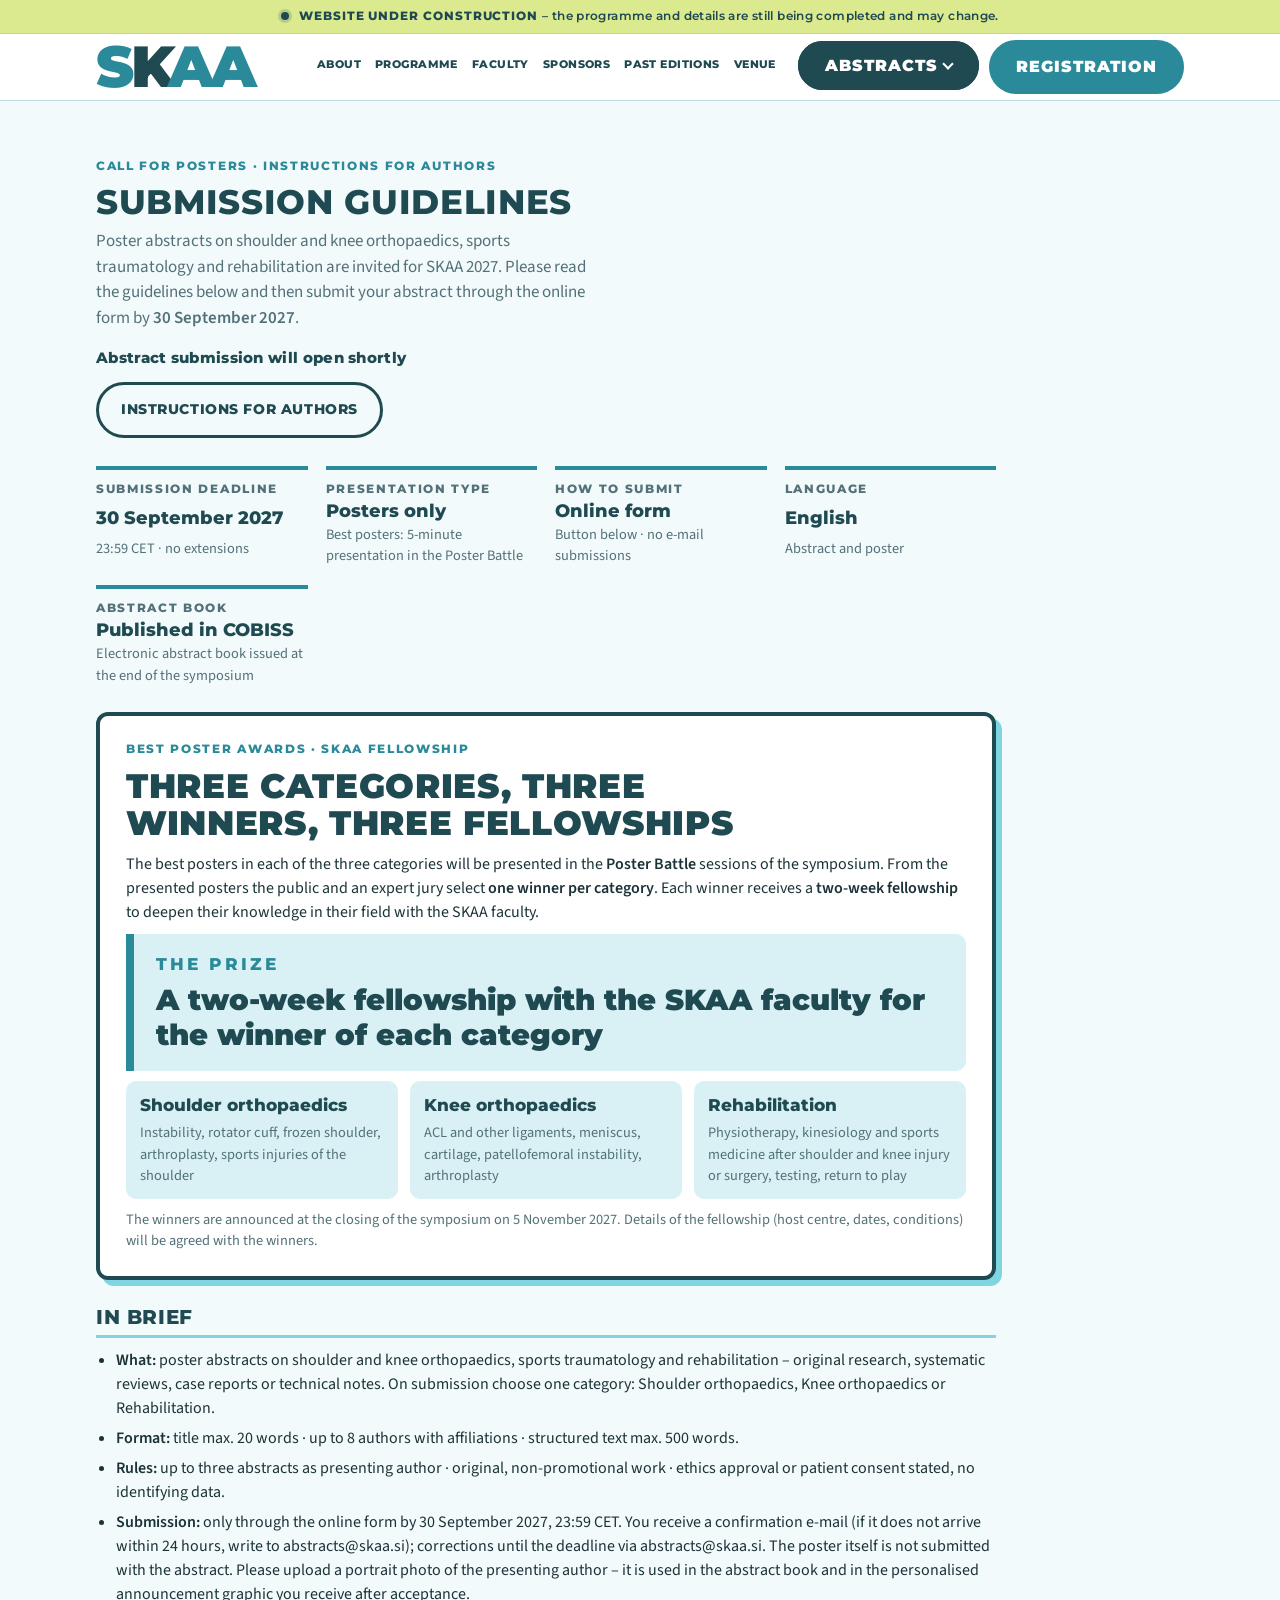
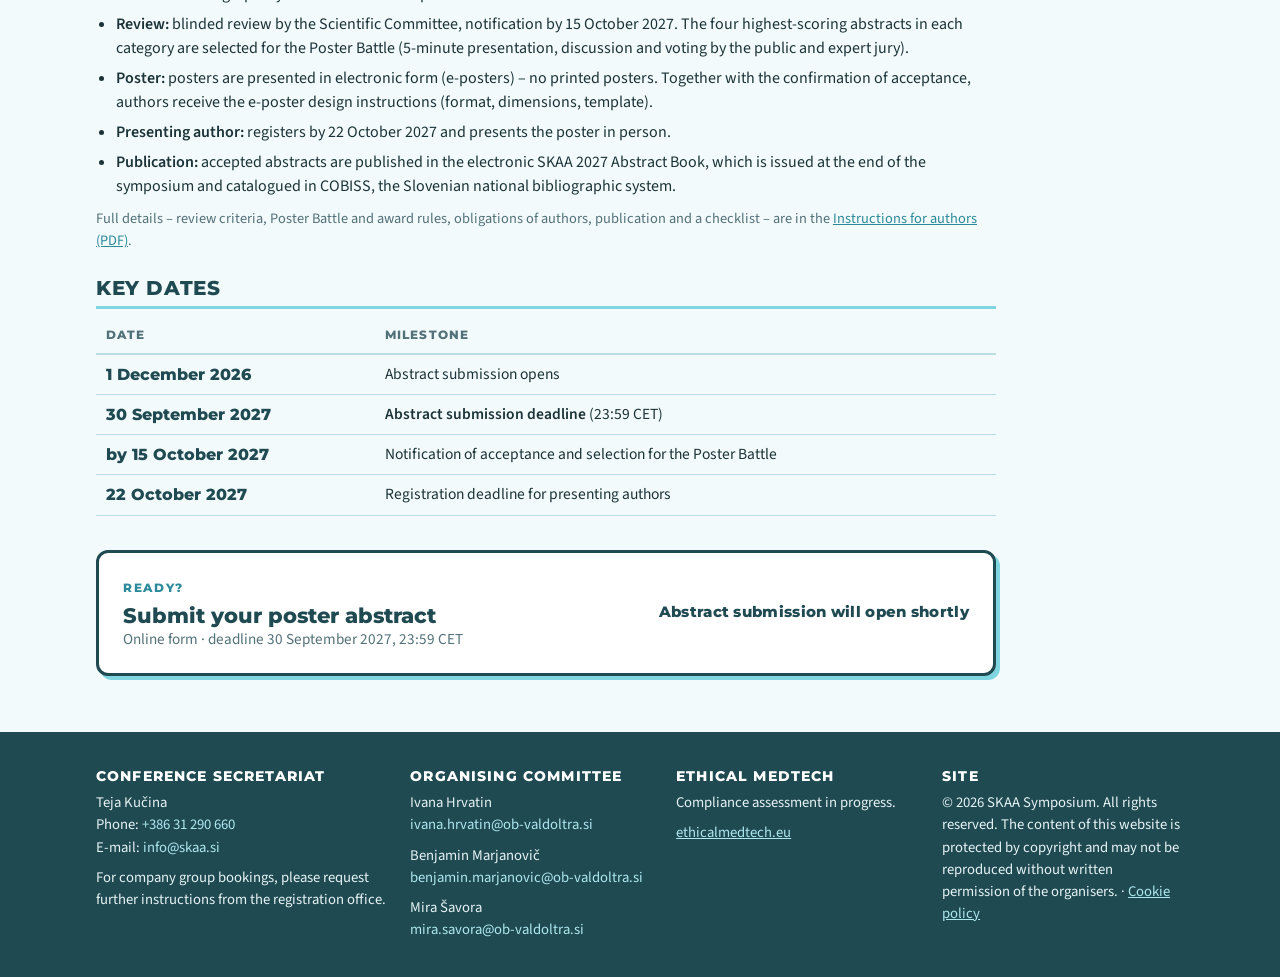
<file: abstracts.html>
<!doctype html>
<html lang="en">
<head>
<meta charset="utf-8">
<meta name="viewport" content="width=device-width, initial-scale=1, viewport-fit=cover">
<title>SKAA Symposium – Submission guidelines</title>
<meta name="description" content="Call for posters SKAA 2027 – submission guidelines for abstracts and the Poster Battle.">
<link rel="canonical" href="https://www.skaa.si/abstracts.html">
<meta property="og:type" content="website">
<meta property="og:site_name" content="SKAA 2027 Symposium">
<meta property="og:title" content="SKAA Symposium – Submission guidelines">
<meta property="og:description" content="Call for posters SKAA 2027 – submission guidelines for abstracts and the Poster Battle.">
<meta property="og:url" content="https://www.skaa.si/abstracts.html">
<meta property="og:image" content="https://www.skaa.si/assets/og-image.png">
<meta property="og:image:width" content="1200"><meta property="og:image:height" content="630">
<meta property="og:locale" content="en_GB">
<meta name="twitter:card" content="summary_large_image">
<link rel="icon" href="favicon.ico" sizes="32x32">
<link rel="icon" type="image/png" sizes="32x32" href="favicon-32.png">
<link rel="icon" type="image/png" sizes="192x192" href="favicon-192.png">
<link rel="apple-touch-icon" href="apple-touch-icon.png">
<meta name="theme-color" content="#2a8a99">
<link rel="preload" href="fonts/montserrat-latin-800-normal.woff2" as="font" type="font/woff2" crossorigin>
<link rel="preload" href="fonts/source-sans-3-latin-400-normal.woff2" as="font" type="font/woff2" crossorigin>
<link rel="stylesheet" href="fonts/fonts.css">
<style>
/* Layout: full-width bands (hero, sponsors, archive, forms) with a 1120px inner column; outlined "flyer boxes" carry the 2025 visual language. */
:root{
  color-scheme:light;
  --bg:#f3fafb; --bg2:#ffffff; --fg:#1b3338; --muted:#527178;
  --teal:#2a8a99; --teal-deep:#1f4a52; --aqua:#7fd6e0; --aqua-soft:#d9f1f4;
  --line:#b9dde3; --lime:#dbe98f; --box:#ffffff; --ok:#1f7a4a;
  --display:"Montserrat",system-ui,sans-serif; --body:"Source Sans 3","Segoe UI",system-ui,sans-serif;
}

*{box-sizing:border-box}
body{background:var(--bg);color:var(--fg);font-family:var(--body);font-size:17px;line-height:1.5;margin:0}
body::before{content:"";position:fixed;inset:0 0 auto;height:env(safe-area-inset-top,0px);z-index:10;background:var(--bg2)}
h1,h2,h3{font-family:var(--display);text-wrap:balance;line-height:1.15;margin:0}
h2{font-size:clamp(1.5rem,3vw,2.1rem);font-weight:800;color:var(--teal-deep);text-transform:uppercase;letter-spacing:.02em}
h3{font-size:1.15rem;font-weight:800;color:var(--teal-deep)}
.h-link{color:inherit;text-decoration:none;border-bottom:4px solid var(--aqua)}
.h-link:hover{color:var(--teal)}
p{margin:0}
a{color:var(--teal)}
.wrap{max-width:1120px;margin:0 auto;padding-left:max(16px,env(safe-area-inset-left,0px));padding-right:max(16px,env(safe-area-inset-right,0px))}
.band{padding-block:56px}
.band.alt{background:var(--bg2)}
.eyebrow{font-family:var(--display);font-size:.75rem;font-weight:800;letter-spacing:.14em;text-transform:uppercase;color:var(--teal)}
.sect-head{display:grid;gap:8px;margin-bottom:28px;max-width:62ch}
.sect-head p{color:var(--muted)}
@media (min-width:700px){.sect-head h2{text-wrap:nowrap;white-space:nowrap}}
.btn{display:inline-flex;align-items:center;gap:8px;font-family:var(--display);font-weight:800;font-size:.9rem;letter-spacing:.04em;text-transform:uppercase;padding:14px 22px;border-radius:999px;text-decoration:none;cursor:pointer;border:3px solid var(--teal);background:var(--teal);color:#fff;transition:transform .15s}
.btn.ghost{background:transparent;color:var(--teal-deep);border-color:var(--teal-deep)}
.btn:hover{transform:translateY(-1px)}
.btn.soon{background:none;border:0;padding:0;box-shadow:none;cursor:default;color:var(--teal-deep);font-size:.95rem;letter-spacing:.02em;text-transform:none;font-weight:700}
.btn.soon:hover{transform:none}
.btn:focus-visible,input:focus-visible,select:focus-visible,textarea:focus-visible,summary:focus-visible,a:focus-visible{outline:3px solid var(--aqua);outline-offset:2px}
.note{font-size:.95rem;color:var(--muted)}
.todo{display:inline-block;font-family:var(--display);font-size:.7rem;font-weight:800;letter-spacing:.08em;text-transform:uppercase;background:#ffe9a8;color:#5a4300;padding:3px 8px;border-radius:4px;vertical-align:middle}

/* header */
.uc{background:var(--lime);color:var(--teal-deep);border-bottom:1px solid #c9d87a}
.uc .wrap{display:flex;align-items:center;justify-content:center;gap:10px;padding-top:7px;padding-bottom:7px;font-family:var(--display);font-weight:800;font-size:.72rem;letter-spacing:.08em;text-transform:uppercase;text-align:center}
.uc i{flex:none;width:8px;height:8px;border-radius:50%;background:var(--teal-deep);box-shadow:0 0 0 3px rgba(31,74,82,.18)}
.uc span b{font-weight:600;letter-spacing:.03em;text-transform:none;font-size:.78rem}
@media (max-width:600px){.uc .wrap{font-size:.66rem;letter-spacing:.06em}}
header{position:sticky;top:env(safe-area-inset-top,0px);z-index:9;background:var(--bg2);border-bottom:1px solid var(--line)}
header .wrap{display:flex;align-items:center;justify-content:space-between;gap:16px;padding-block:6px}
.brand{display:flex;align-items:center;gap:12px;text-decoration:none;color:var(--teal-deep);font-family:var(--display)}
.brand-mark{font-weight:900;font-size:clamp(2.6rem,4.5vw,3.9rem);letter-spacing:-.06em;color:var(--teal);line-height:.85;display:block}
.brand-mark .k{color:var(--teal-deep);margin-right:-.05em}
.brand-mark .aa{letter-spacing:-.12em;color:var(--teal)}
.brand-mark .s{color:var(--teal)}
header .wrap{flex-wrap:wrap}
nav{flex:1;min-width:0}
nav ul{list-style:none;margin:0;padding:0;display:flex;flex-wrap:wrap;gap:2px 2px;justify-content:flex-end}
nav a{display:inline-block;text-decoration:none;color:var(--teal-deep);font-family:var(--display);font-weight:800;font-size:.66rem;letter-spacing:.04em;text-transform:uppercase;padding:8px 6px;white-space:nowrap;border-radius:999px;border-bottom:3px solid transparent;line-height:1}
nav a:hover{color:var(--teal);background:var(--aqua-soft)}
/* drop-down sub-menu (Abstracts) */
nav li.has-sub{position:relative}
nav li.has-sub>a::after{content:"";display:inline-block;width:5px;height:5px;margin:0 0 2px 5px;border-right:2px solid currentColor;border-bottom:2px solid currentColor;transform:rotate(45deg)}
nav ul.sub{display:none;position:absolute;top:100%;left:0;flex-direction:column;align-items:stretch;gap:2px;min-width:200px;margin:0;padding:6px;background:var(--bg2);border:1px solid var(--line);border-radius:10px;box-shadow:0 10px 24px rgba(31,74,82,.16);z-index:3}
nav li.has-sub:hover>ul.sub,nav li.has-sub:focus-within>ul.sub{display:flex}
nav ul.sub a{display:block;font-size:.7rem;padding:9px 12px;border-radius:8px}
@media (max-width:1000px){nav ul.sub{left:50%;transform:translateX(-50%)}}
.reg-btn{flex:none;font-family:var(--display);font-weight:900;font-size:1rem;letter-spacing:.06em;text-transform:uppercase;color:#fff;background:var(--teal);border:3px solid var(--teal);border-radius:999px;padding:12px 24px;text-decoration:none;white-space:nowrap;transition:box-shadow .15s,transform .15s}
/* the two header buttons: Abstracts (with its drop-down) and Registration */
.ctas{display:flex;align-items:center;gap:10px;flex:none}
.ctas .has-sub{position:relative}
.abs-btn{background:var(--teal-deep);border-color:var(--teal-deep)}
.abs-btn:hover{background:var(--teal);border-color:var(--teal);box-shadow:3px 3px 0 var(--lime)}
.abs-btn::after{content:"";display:inline-block;width:6px;height:6px;margin:0 0 3px 7px;border-right:2.5px solid currentColor;border-bottom:2.5px solid currentColor;transform:rotate(45deg)}
.ctas ul.sub{display:none;position:absolute;top:100%;right:0;flex-direction:column;align-items:stretch;gap:2px;min-width:230px;margin:4px 0 0;padding:6px;list-style:none;background:var(--bg2);border:1px solid var(--line);border-radius:10px;box-shadow:0 10px 24px rgba(31,74,82,.16);z-index:3}
.ctas .has-sub:hover>ul.sub,.ctas .has-sub:focus-within>ul.sub{display:flex}
.ctas ul.sub a{display:block;text-decoration:none;font-family:var(--display);font-weight:800;font-size:.72rem;letter-spacing:.04em;text-transform:uppercase;color:var(--teal-deep);padding:9px 12px;border-radius:8px}
.ctas ul.sub a:hover{color:var(--teal);background:var(--aqua-soft)}
.ctas ul.sub .sub-soon{display:block;font-family:var(--display);font-weight:800;font-size:.72rem;letter-spacing:.04em;text-transform:uppercase;color:var(--muted);padding:9px 12px;cursor:default}
.reg-btn:hover{background:var(--teal-deep);border-color:var(--teal-deep);box-shadow:3px 3px 0 var(--aqua);transform:translate(-1px,-1px)}
@media (max-width:1000px){
  header .wrap{flex-direction:column;align-items:stretch;gap:8px}
  nav ul{justify-content:center}
  .reg-btn{align-self:center}
  .ctas{align-self:center;flex-wrap:wrap;justify-content:center}
}

/* hero: the flyer's pale geometric field */
.hero{position:relative;overflow:hidden;background:
  linear-gradient(135deg,rgba(127,214,224,.35) 0 50%,transparent 50%) 0 0/420px 420px no-repeat,
  linear-gradient(225deg,rgba(127,214,224,.25) 0 50%,transparent 50%) 100% 100%/360px 360px no-repeat,
  linear-gradient(180deg,var(--aqua-soft),var(--bg));padding-block:32px 36px}
.hero .wrap{display:grid;gap:28px}
.hero-row{display:grid;grid-template-columns:minmax(0,1fr) 300px;gap:28px;align-items:start;margin-top:14px}
.hero-info{min-width:0}
.hero-main{min-width:0}
.hero-side{display:grid;gap:14px;justify-items:end;min-width:0}
.slogan{display:grid;justify-items:end;text-align:right;font-family:var(--display);font-weight:900;text-transform:uppercase;line-height:.9;letter-spacing:-.04em;font-size:clamp(2.4rem,5.2vw,4.2rem);color:var(--teal)}
.slogan .to{color:var(--teal-deep)}
.journey{width:100%;max-width:300px;justify-self:end}
.journey svg{width:100%;height:auto;display:block;overflow:visible}
.jlab{font-family:var(--body);font-weight:600;font-size:13px;letter-spacing:.22em;text-transform:uppercase;fill:var(--teal-deep)}
.jdate{font-family:var(--display);font-weight:900;font-size:42px;letter-spacing:-.02em}
.jmon{font-family:var(--display);font-weight:800;font-size:19px;text-transform:uppercase;letter-spacing:.04em}
.jms{font-family:var(--display);font-weight:800;font-size:12px;letter-spacing:.06em;text-transform:uppercase;fill:var(--teal-deep)}
.jend{font-family:var(--display);font-weight:900;font-size:17px;letter-spacing:.04em;text-transform:uppercase;fill:var(--teal-deep)}
.jcap{font-family:var(--body);font-weight:600;font-size:12px;letter-spacing:.12em;text-transform:uppercase;fill:var(--muted)}
.jtag{font-family:var(--body);font-weight:600;font-size:14px;letter-spacing:.18em;text-transform:uppercase;fill:var(--teal-deep)}
/* text logo (edit the year in .year and .l2 for the next edition) */
.logo{display:grid;grid-template-columns:auto auto auto auto;justify-content:start;align-items:center;gap:0 24px;max-width:1060px;font-family:var(--display)}
.logo-slogan{display:grid;justify-items:start;font-weight:900;font-size:clamp(1.9rem,4vw,3rem);line-height:.88;letter-spacing:-.05em;text-transform:uppercase;color:var(--teal);padding-left:18px;margin-left:6px;border-left:4px solid var(--aqua)}
.logo-slogan .to{color:var(--teal-deep)}
.logo-mark{display:grid;justify-items:end;line-height:.82}
.logo-mark .word{font-weight:900;font-size:clamp(3rem,6vw,4.4rem);letter-spacing:-.06em;color:var(--teal);display:inline-flex}
.logo-mark .k{color:var(--teal-deep);margin-right:-.05em}
.logo-mark .aa{letter-spacing:-.12em;color:var(--teal)}
.logo-mark .year{font-weight:900;font-size:clamp(1.5rem,3vw,2.3rem);color:var(--teal-deep);letter-spacing:-.02em;margin-top:.08em}
.logo-dots{width:30px;height:100%;min-height:120px;background:
  repeating-linear-gradient(to bottom,var(--aqua) 0 8px,transparent 8px 13px) 0 0/7px 100% no-repeat,
  repeating-linear-gradient(to bottom,var(--teal) 0 8px,transparent 8px 13px) 11px 0/7px 100% no-repeat,
  repeating-linear-gradient(to bottom,var(--teal-deep) 0 8px,transparent 8px 13px) 22px 0/7px 100% no-repeat}
.logo-text{display:grid;gap:2px;min-width:0}
.logo-text .l1,.logo-text .l2{white-space:nowrap}
.logo-text .l1{font-weight:900;font-size:clamp(1.05rem,2.2vw,1.55rem);line-height:1.02;color:var(--teal);text-transform:uppercase;letter-spacing:-.01em}
.logo-text .l2{font-weight:900;font-size:clamp(1.05rem,2.2vw,1.55rem);line-height:1.05;color:var(--teal-deep);text-transform:uppercase;padding-bottom:6px;border-bottom:4px solid var(--teal);width:fit-content}
.logo-text .l4{font-family:var(--display);font-weight:700;font-size:clamp(.85rem,1.3vw,.98rem);max-width:28ch;line-height:1.25;color:var(--teal-deep);margin-top:8px;text-wrap:balance}
@media (max-width:520px){
  .logo{grid-template-columns:1fr;gap:14px}
  .logo-slogan{border-left:0;padding-left:0}
  .logo-mark{justify-items:start}
  .logo-dots{height:10px;min-height:0;width:100%;background:
    repeating-linear-gradient(to right,var(--teal) 0 8px,transparent 8px 13px) 0 0/100% 7px no-repeat}
}
.hero h1{font-size:clamp(1.3rem,2.6vw,1.75rem);font-weight:800;color:var(--teal-deep);margin-top:22px}
.when{display:grid;gap:4px;margin-top:4px;font-family:var(--display)}
.when b{font-size:clamp(1.2rem,2.4vw,1.6rem);font-weight:900;color:var(--teal-deep)}
.when span{font-weight:600;color:var(--fg)}
.cta{display:flex;flex-wrap:wrap;gap:12px;margin-top:24px}
.organizers{margin-top:30px;padding-top:18px;border-top:2px solid var(--line)}
.organizers .row{display:flex;flex-wrap:wrap;gap:12px;align-items:center;margin-top:10px}
.organizers .row{gap:28px}
.organizers .row a{display:inline-flex;align-items:center}
.organizers img{height:54px;width:auto;max-width:100%}
/* flyer boxes */
.boxes{display:grid;grid-template-columns:repeat(2,1fr);gap:14px}
.box{border:3px solid var(--teal-deep);border-radius:12px;background:var(--box);padding:18px 16px;text-align:center;font-family:var(--display);font-weight:800;font-size:1rem;color:var(--teal-deep);display:flex;align-items:center;justify-content:center;min-height:84px;box-shadow:4px 4px 0 var(--aqua)}
.box.wide{grid-column:1/-1}

/* key facts */
.facts{display:grid;grid-template-columns:repeat(auto-fit,minmax(220px,1fr));gap:20px}
.fact{border-top:4px solid var(--teal);padding-top:12px}
.fact .eyebrow{color:var(--muted)}
.fact b{display:block;font-family:var(--display);font-weight:800;font-size:1.2rem;color:var(--teal-deep);margin-top:4px}

/* sponsors */
.tiers{display:grid;gap:28px}
.tier h3{display:flex;align-items:center;gap:12px;margin-bottom:12px}
.tier h3::after{content:"";flex:1;height:2px;background:var(--line)}
.logos{display:grid;gap:14px;grid-template-columns:repeat(auto-fill,minmax(200px,1fr))}
.logos.big{grid-template-columns:repeat(auto-fill,minmax(260px,1fr))}
.logos.small{grid-template-columns:repeat(auto-fill,minmax(150px,1fr))}
.logo-tile{display:flex;align-items:center;justify-content:center;aspect-ratio:5/2;max-width:100%;background:var(--box);border:2px dashed var(--line);border-radius:10px;text-decoration:none;color:var(--muted);font-family:var(--display);font-weight:600;font-size:.8rem;letter-spacing:.06em;text-transform:uppercase;padding:14px;transition:border-color .15s}
.logo-tile:hover{border-color:var(--teal)}
.logo-tile img{max-height:70px;max-width:85%;object-fit:contain}
.logo-tile.real{border-style:solid;background:#fff}
.partners{display:grid;grid-template-columns:1fr 1fr;gap:28px;margin-top:40px}
.partners .row{display:flex;flex-wrap:wrap;gap:14px;align-items:center;margin-top:12px}
.partners .row{gap:28px}
.partners .row a{display:inline-flex;align-items:center}
.partners img{height:150px;width:auto;max-width:100%}

/* archive */
.archive{display:grid;gap:18px;grid-template-columns:repeat(auto-fill,minmax(320px,1fr))}
.edition{background:var(--box);border:1px solid var(--line);border-radius:14px;overflow:hidden;display:grid;grid-template-rows:auto 1fr}
.edition .top{background:#fff;padding:18px;border-bottom:1px solid var(--line);display:flex;align-items:center;justify-content:center;min-height:120px}
.edition .top img{max-width:100%;height:auto;max-height:90px}
.edition .top.future{background:var(--aqua-soft);color:var(--muted);font-family:var(--display);font-weight:800;font-size:1.6rem;letter-spacing:.04em}
.edition .body{padding:18px;display:grid;gap:10px;align-content:start}
.edition .slogan{font-family:var(--display);font-weight:800;color:var(--teal-deep);font-size:1.05rem}
.edition dl{display:grid;grid-template-columns:auto 1fr;gap:4px 12px;margin:0;font-size:.95rem}
.edition dt{color:var(--muted)}.edition dd{margin:0}
.edition .links{display:flex;flex-wrap:wrap;gap:8px;margin-top:4px}
.chip{display:inline-flex;align-items:center;gap:6px;font-size:.85rem;font-weight:600;padding:6px 12px;border-radius:999px;border:2px solid var(--teal);color:var(--teal);text-decoration:none;background:transparent}
.chip.disabled{border-color:var(--line);color:var(--muted);cursor:default}
details.faculty{margin-top:6px}
details.faculty summary{cursor:pointer;color:var(--teal);font-weight:600;font-size:.95rem}
details.faculty ul{columns:2;gap:20px;margin:10px 0 0;padding-left:18px;font-size:.92rem}

/* forms */
.form-grid{display:grid;grid-template-columns:1.4fr 1fr;gap:40px;align-items:start}
form{display:grid;gap:22px;min-width:0}
fieldset{border:1px solid var(--line);border-radius:12px;padding:18px 18px 20px;margin:0;background:var(--box);display:grid;gap:14px;min-width:0}
legend{font-family:var(--display);font-weight:800;color:var(--teal-deep);padding:0 8px;font-size:1rem;text-transform:uppercase;letter-spacing:.06em}
.row2{display:grid;grid-template-columns:1fr 1fr;gap:14px}
.row3{display:grid;grid-template-columns:1fr 1fr 1fr;gap:14px}
label.f{display:grid;gap:5px;font-size:.9rem;font-weight:600;color:var(--muted);min-width:0}
label.f .req{color:#c0392b}
input[type=text],input[type=email],input[type=tel],select,textarea{width:100%;font:inherit;font-size:1rem;color:var(--fg);background:var(--bg2);border:1.5px solid var(--line);border-radius:8px;padding:10px 12px;min-width:0}
textarea{min-height:160px;resize:vertical}
.check{display:flex;gap:10px;align-items:flex-start;font-size:.95rem;font-weight:400;color:var(--fg)}
.check input{margin-top:4px;width:18px;height:18px;accent-color:var(--teal)}
.fees{display:grid;gap:8px}
.fee{display:grid;grid-template-columns:auto 1fr auto;gap:12px;align-items:center;padding:10px 12px;border:1.5px solid var(--line);border-radius:8px}
.fee b{font-family:var(--display);font-weight:800;color:var(--teal-deep);font-variant-numeric:tabular-nums}
.side{display:grid;gap:18px;align-self:start;position:sticky;top:90px}
.card{background:var(--box);border:1px solid var(--line);border-radius:12px;padding:20px;display:grid;gap:10px}
.card h3{font-size:1rem;text-transform:uppercase;letter-spacing:.06em}
.payee{font-size:.95rem;display:grid;grid-template-columns:auto 1fr;gap:4px 12px}
.payee dt{color:var(--muted)}.payee dd{margin:0;font-weight:600;user-select:all}
.copy{justify-self:start;font:inherit;font-size:.85rem;font-weight:600;color:var(--teal);background:none;border:1.5px solid var(--teal);border-radius:999px;padding:5px 12px;cursor:pointer}
.counter{font-size:.85rem;color:var(--muted);text-align:right;font-variant-numeric:tabular-nums}
.done{background:var(--aqua-soft);border:2px solid var(--teal);border-radius:12px;padding:18px;display:grid;gap:6px}
.done b{color:var(--ok);font-family:var(--display)}

/* venue */
.venue{display:grid;grid-template-columns:1fr 1fr;gap:32px;align-items:center}
.venue img{width:100%;max-width:100%;height:auto;border-radius:14px;border:3px solid var(--teal-deep);box-shadow:6px 6px 0 var(--aqua)}
.venue ul{margin:12px 0 0;padding-left:20px;display:grid;gap:6px}

/* welcome letter */
#about{padding-block:32px}
.welcome{display:grid;grid-template-columns:1fr 2fr;gap:28px;align-items:start}
.welcome-head{position:sticky;top:90px;display:grid;gap:10px;border-left:4px solid var(--teal);padding-left:18px}
.welcome-head .sub{font-family:var(--display);font-weight:800;font-size:1.05rem;color:var(--teal-deep);line-height:1.3}
.welcome-head .sub.muted{font-weight:600;color:var(--muted);font-size:.95rem}
.welcome-head .motto{font-family:var(--display);font-weight:900;font-size:clamp(1.6rem,3vw,2.2rem);color:var(--teal);text-transform:uppercase;letter-spacing:.02em;line-height:1.05;margin-top:6px}
.letter{display:grid;gap:12px;max-width:68ch;min-width:0}
.letter h3{margin-top:10px;font-size:1.25rem}
.letter .salute{font-family:var(--display);font-weight:800;color:var(--teal-deep)}
.letter em{color:var(--teal);font-style:normal;font-weight:600}
.letter .sign{margin-top:6px}
.letter .cta{margin-top:4px}
.topics{display:grid;grid-template-columns:1fr 1fr;gap:16px}
.topic{background:var(--box);border:3px solid var(--teal-deep);border-radius:12px;padding:16px;box-shadow:4px 4px 0 var(--aqua);display:grid;gap:6px;font-size:.97rem}

/* faculty */
.people{display:grid;gap:22px 16px;grid-template-columns:repeat(auto-fill,minmax(150px,1fr))}
.person{display:grid;justify-items:center;gap:10px;background:none;border:0;padding:0;font:inherit;color:var(--fg);cursor:pointer;text-align:center;min-width:0}
.person .photo{width:128px;height:128px;max-width:100%;border-radius:50%;overflow:hidden;border:3px solid var(--teal);box-shadow:4px 4px 0 var(--aqua);background:var(--aqua-soft);display:flex;align-items:center;justify-content:center;font-family:var(--display);font-weight:800;font-size:1.8rem;color:var(--teal-deep);transition:transform .15s}
.person .photo img{width:100%;height:100%;object-fit:cover;display:block}
.person:hover .photo{transform:translateY(-3px)}
.person .name{font-family:var(--display);font-weight:800;font-size:.95rem;color:var(--teal-deep);line-height:1.2}
.person .role{font-size:.82rem;color:var(--muted)}
.modal{position:fixed;inset:0;z-index:20;background:rgba(15,31,35,.6);display:flex;align-items:center;justify-content:center;padding:max(16px,env(safe-area-inset-left,0px))}
.modal-box{background:var(--bg2);color:var(--fg);border-radius:16px;max-width:620px;width:100%;max-height:90vh;overflow:auto;padding:28px;display:grid;gap:14px;border-top:6px solid var(--teal);position:relative}
.modal-head{display:flex;gap:18px;align-items:center}
.modal-head .photo{width:96px;height:96px;flex:none;border-radius:50%;overflow:hidden;border:3px solid var(--teal);background:var(--aqua-soft);display:flex;align-items:center;justify-content:center;font-family:var(--display);font-weight:800;font-size:1.5rem;color:var(--teal-deep)}
.modal-head .photo img{width:100%;height:100%;object-fit:cover}
.modal-head h3{font-size:1.3rem}
.modal-close{position:absolute;top:12px;right:12px;width:36px;height:36px;border-radius:50%;border:2px solid var(--line);background:var(--bg2);color:var(--fg);font-size:1.2rem;cursor:pointer}
.modal-box p{max-width:62ch}

footer{background:var(--teal-deep);color:#e6f3f5;padding-block:36px;font-size:.92rem}
:root[data-theme="dark"] footer,footer{color:#e6f3f5}
footer .wrap{display:grid;grid-template-columns:1.2fr 1fr 1fr 1fr;gap:24px}
footer a{color:#aee7ee}
footer h3{color:#fff;font-size:.9rem;text-transform:uppercase;letter-spacing:.08em;margin-bottom:8px}
footer .mail{color:#aee7ee;user-select:all}

@media (max-width:860px){
  .form-grid,.venue,.partners,.welcome,.hero-row{grid-template-columns:1fr}
  .journey{justify-self:center}
  .slogan{justify-items:start;text-align:left}
  .hero-side{justify-items:start}
  .welcome-head{position:static}
  footer .wrap{grid-template-columns:1fr 1fr}
  .side{position:static}
  .row3{grid-template-columns:1fr 1fr}
}
@media (max-width:520px){
  body{font-size:16px}
  .boxes,.row2,.row3,.topics{grid-template-columns:1fr}
  .box{min-height:64px}
  details.faculty ul{columns:1}
  .band{padding-block:40px}
}
@media (prefers-reduced-motion:reduce){*{transition:none!important}}
</style>
<style>img{max-width:100%}</style>
<style>.submit-cta{max-width:900px;margin-top:34px;display:flex;flex-wrap:wrap;align-items:center;justify-content:space-between;gap:16px 24px;padding:22px 24px;border:3px solid var(--teal-deep);border-radius:12px;background:var(--box);box-shadow:4px 4px 0 var(--aqua)}.submit-cta h3{font-size:1.3rem;margin-top:4px}</style>
<!-- INSTR-CSS:start -->
<style>
/* Instructions for authors (generated by authors/build.py – edit there) */
.instr{max-width:900px;display:grid;gap:26px}
.instr p,.instr li{font-size:1rem}
.instr ul,.instr ol{margin:0;padding-left:20px;display:grid;gap:6px}
.instr .sec{display:grid;gap:10px}
.instr h3.sh{font-size:1.25rem;text-transform:uppercase;letter-spacing:.03em;padding-bottom:6px;border-bottom:3px solid var(--aqua)}
.instr h4{font-family:var(--display);font-weight:800;font-size:1rem;color:var(--teal-deep);margin:8px 0 2px}
.instr .keyfacts{display:grid;grid-template-columns:repeat(auto-fit,minmax(180px,1fr));gap:18px}
.instr .kf{border-top:4px solid var(--teal);padding-top:10px;display:grid;gap:2px}
.instr .kf .eyebrow{color:var(--muted)}
.instr .kf b{font-family:var(--display);font-weight:800;font-size:1.15rem;color:var(--teal-deep);line-height:1.2}
.instr .kf span:last-child{font-size:.9rem;color:var(--muted)}
.instr .hl{border:3px solid var(--teal-deep);border-radius:12px;box-shadow:4px 4px 0 var(--aqua);padding:20px 22px;background:var(--box);display:grid;gap:10px}
.instr .hl{border-width:4px;padding:24px 26px;box-shadow:6px 6px 0 var(--aqua)}
.instr .hl .hl-h{font-size:clamp(1.5rem,3vw,2.1rem);font-weight:900;text-transform:uppercase;letter-spacing:.02em;line-height:1.1;color:var(--teal-deep)}
.instr .hl-prize{display:grid;gap:6px;padding:18px 22px;border-left:8px solid var(--teal);background:var(--aqua-soft);border-radius:0 10px 10px 0}
.instr .hl-prize .eyebrow{font-size:1.05rem;letter-spacing:.18em}
.instr .hl-prize b{font-family:var(--display);font-weight:900;font-size:clamp(1.35rem,2.6vw,1.8rem);color:var(--teal-deep);line-height:1.2}
.instr .cats{display:grid;grid-template-columns:repeat(auto-fit,minmax(200px,1fr));gap:12px}
.instr .cat{background:var(--aqua-soft);border-radius:10px;padding:12px 14px;display:grid;gap:4px}
.instr .cat b{font-family:var(--display);font-weight:800;color:var(--teal-deep)}
.instr .cat span{font-size:.9rem;color:var(--muted)}
.instr .two{display:grid;grid-template-columns:1fr 1fr;gap:24px;align-items:start}
.instr .ibox{background:var(--bg);border:1px solid var(--line);border-radius:10px;padding:14px 16px;font-size:.97rem}
.instr .struct{display:grid;gap:12px}
.instr .struct .ibox b{display:block;font-family:var(--display);font-weight:800;color:var(--teal-deep);margin-bottom:6px}
.instr .struct ol{padding-left:18px}
.instr table.dates{border-collapse:collapse;width:100%;font-size:.97rem}
.instr .dates th{text-align:left;font-family:var(--display);font-size:.72rem;letter-spacing:.1em;text-transform:uppercase;color:var(--muted);padding:8px 10px;border-bottom:2px solid var(--line)}
.instr .dates td{padding:8px 10px;border-bottom:1px solid var(--line);vertical-align:top}
.instr .dates td.d{font-family:var(--display);font-weight:800;color:var(--teal-deep);white-space:nowrap}
.instr .ichk{padding-left:0}
.instr .ichk li{list-style:none;position:relative;padding-left:26px}
.instr .ichk li::before{content:"";position:absolute;left:0;top:5px;width:14px;height:14px;border:2px solid var(--teal);border-radius:3px}
.instr .contact{display:grid;grid-template-columns:1fr 1fr;gap:14px}
.instr .small{font-size:.9rem;color:var(--muted)}
@media (max-width:700px){.instr .two,.instr .contact{grid-template-columns:1fr}.instr .dates td.d{white-space:normal}}
</style>
<!-- INSTR-CSS:end -->
</head>
<body>
<a id="page-top" tabindex="-1" aria-hidden="true" style="position:absolute;top:0;left:0;width:1px;height:1px;overflow:hidden;opacity:0;outline:none"></a>
<div class="uc" role="status"><div class="wrap"><i aria-hidden="true"></i><span>Website under construction <b>– the programme and details are still being completed and may change.</b></span></div></div>
<header>
  <div class="wrap">
    <a class="brand" href="index.html" title="SKAA – home page" aria-label="SKAA – home page"><span class="brand-mark"><span class="s">S</span><span class="k">K</span><span class="aa">AA</span></span></a>
    <nav aria-label="Main">
      <ul>
        <li><a href="about.html">About</a></li>
        <li><a href="programme.html">Programme</a></li>
        <li><a href="faculty.html">Faculty</a></li>
        <li><a href="sponsors.html">Sponsors</a></li>
        <li><a href="archive.html">Past editions</a></li>
        <li><a href="venue.html">Venue</a></li>
      </ul>
    </nav>
    <div class="ctas">
      <div class="has-sub">
        <a class="reg-btn abs-btn" href="abstracts.html" aria-haspopup="true">Abstracts</a>
        <ul class="sub" aria-label="Abstracts">
          <li><a href="abstracts.html">Submission guidelines</a></li>
          <li><span class="sub-soon">Submit an abstract – opens shortly</span></li>
        </ul>
      </div>
      <a class="reg-btn" href="registration.html">Registration</a>
    </div>
  </div>
</header>
<section class="band" id="abstracts">
  <div class="wrap">
    <div class="sect-head">
      <span class="eyebrow">Call for posters · Instructions for authors</span>
      <h2>Submission guidelines</h2>
      <p>Poster abstracts on shoulder and knee orthopaedics, sports traumatology and rehabilitation are invited for SKAA 2027. Please read the guidelines below and then submit your abstract through the online form by <b>30 September 2027</b>.</p>
      <div class="cta" style="margin-top:8px">
        <span class="btn soon">Abstract submission will open shortly</span>
        <a class="btn ghost" href="assets/SKAA2027_Instructions_for_authors.pdf" target="_blank" rel="noopener">Instructions for authors</a>
      </div>
    </div>
    <div class="instr">
<!-- INSTR:start -->

<div class="keyfacts">
  <div class="kf"><span class="eyebrow">Submission deadline</span><b>30 September 2027</b><span>23:59 CET · no extensions</span></div>
  <div class="kf"><span class="eyebrow">Presentation type</span><b>Posters only</b><span>Best posters: 5-minute presentation in the Poster Battle</span></div>
  <div class="kf"><span class="eyebrow">How to submit</span><b>Online form</b><span>Button below · no e-mail submissions</span></div>
  <div class="kf"><span class="eyebrow">Language</span><b>English</b><span>Abstract and poster</span></div>
  <div class="kf"><span class="eyebrow">Abstract book</span><b>Published in COBISS</b><span>Electronic abstract book issued at the end of the symposium</span></div>
</div>

<div class="hl">
  <span class="eyebrow">Best poster awards · SKAA fellowship</span>
  <h3 class="hl-h">Three categories, three winners, three fellowships</h3>
  <p>The best posters in each of the three categories will be presented in the <b>Poster Battle</b> sessions of the symposium. From the presented posters the public and an expert jury select <b>one winner per category</b>. Each winner receives a <b>two-week fellowship</b> to deepen their knowledge in their field with the SKAA faculty.</p>
  <div class="hl-prize"><span class="eyebrow">The prize</span><b>A two-week fellowship with the SKAA faculty for the winner of each category</b></div>
  <div class="cats">
    <div class="cat"><b>Shoulder orthopaedics</b><span>Instability, rotator cuff, frozen shoulder, arthroplasty, sports injuries of the shoulder</span></div>
    <div class="cat"><b>Knee orthopaedics</b><span>ACL and other ligaments, meniscus, cartilage, patellofemoral instability, arthroplasty</span></div>
    <div class="cat"><b>Rehabilitation</b><span>Physiotherapy, kinesiology and sports medicine after shoulder and knee injury or surgery, testing, return to play</span></div>
  </div>
  <p class="small">The winners are announced at the closing of the symposium on 5 November 2027. Details of the fellowship (host centre, dates, conditions) will be agreed with the winners.</p>
</div>

<div class="sec">
  <h3 class="sh">In brief</h3>
  <ul>
    <li><b>What:</b> poster abstracts on shoulder and knee orthopaedics, sports traumatology and rehabilitation – original research, systematic reviews, case reports or technical notes. On submission choose one category: Shoulder orthopaedics, Knee orthopaedics or Rehabilitation.</li>
    <li><b>Format:</b> title max. 20 words · up to 8 authors with affiliations · structured text max. 500 words.</li>
    <li><b>Rules:</b> up to three abstracts as presenting author · original, non-promotional work · ethics approval or patient consent stated, no identifying data.</li>
    <li><b>Submission:</b> only through the online form by 30 September 2027, 23:59 CET. You receive a confirmation e-mail (if it does not arrive within 24 hours, write to abstracts@skaa.si); corrections until the deadline via abstracts@skaa.si. The poster itself is not submitted with the abstract. Please upload a portrait photo of the presenting author – it is used in the abstract book and in the personalised announcement graphic you receive after acceptance.</li>
    <li><b>Review:</b> blinded review by the Scientific Committee, notification by 15 October 2027. The four highest-scoring abstracts in each category are selected for the Poster Battle (5-minute presentation, discussion and voting by the public and expert jury).</li>
    <li><b>Poster:</b> posters are presented in electronic form (e-posters) – no printed posters. Together with the confirmation of acceptance, authors receive the e-poster design instructions (format, dimensions, template).</li>
    <li><b>Presenting author:</b> registers by 22 October 2027 and presents the poster in person.</li>
    <li><b>Publication:</b> accepted abstracts are published in the electronic SKAA 2027 Abstract Book, which is issued at the end of the symposium and catalogued in COBISS, the Slovenian national bibliographic system.</li>
  </ul>
  <p class="small">Full details – review criteria, Poster Battle and award rules, obligations of authors, publication and a checklist – are in the <a href="assets/SKAA2027_Instructions_for_authors.pdf" target="_blank" rel="noopener">Instructions for authors (PDF)</a>.</p>
</div>

<div class="sec">
  <h3 class="sh">Key dates</h3>
  <table class="dates">
    <thead><tr><th>Date</th><th>Milestone</th></tr></thead>
    <tbody>
      <tr><td class="d">1 December 2026</td><td>Abstract submission opens</td></tr>
      <tr><td class="d">30 September 2027</td><td><b>Abstract submission deadline</b> (23:59 CET)</td></tr>
      <tr><td class="d">by 15 October 2027</td><td>Notification of acceptance and selection for the Poster Battle</td></tr>
      <tr><td class="d">22 October 2027</td><td>Registration deadline for presenting authors</td></tr>
    </tbody>
  </table>
</div>

<!-- INSTR:end -->
    </div>
    <div class="submit-cta">
      <div>
        <span class="eyebrow">Ready?</span>
        <h3>Submit your poster abstract</h3>
        <p class="note">Online form · deadline 30 September 2027, 23:59 CET</p>
      </div>
      <span class="btn soon">Abstract submission will open shortly</span>
    </div>
  </div>
</section>

<footer id="contact">
  <div class="wrap">
    <div>
      <h3>Conference secretariat</h3>
      <p>Teja Kučina<br>Phone: <span class="mail">+386 31 290 660</span><br>E-mail: <span class="mail">info@skaa.si</span></p>
      <p style="margin-top:8px">For company group bookings, please request further instructions from the registration office.</p>
    </div>
    <div>
      <h3>Organising committee</h3>
      <p>Ivana Hrvatin<br><span class="mail">ivana.hrvatin@ob-valdoltra.si</span></p>
      <p style="margin-top:8px">Benjamin Marjanovič<br><span class="mail">benjamin.marjanovic@ob-valdoltra.si</span></p>
      <p style="margin-top:8px">Mira Šavora<br><span class="mail">mira.savora@ob-valdoltra.si</span></p>
    </div>
    <div>
      <h3>Ethical MedTech</h3>
      <p>Compliance assessment in progress.</p>
      <p style="margin-top:8px"><a href="https://www.ethicalmedtech.eu">ethicalmedtech.eu</a></p>
    </div>
    <div>
      <h3>Site</h3>
      <p>© 2026 SKAA Symposium. All rights reserved. The content of this website is protected by copyright and may not be reproduced without written permission of the organisers. · <a href="cookies.html">Cookie policy</a></p>
    </div>
  </div>
</footer>
</body>
</html>
</file>
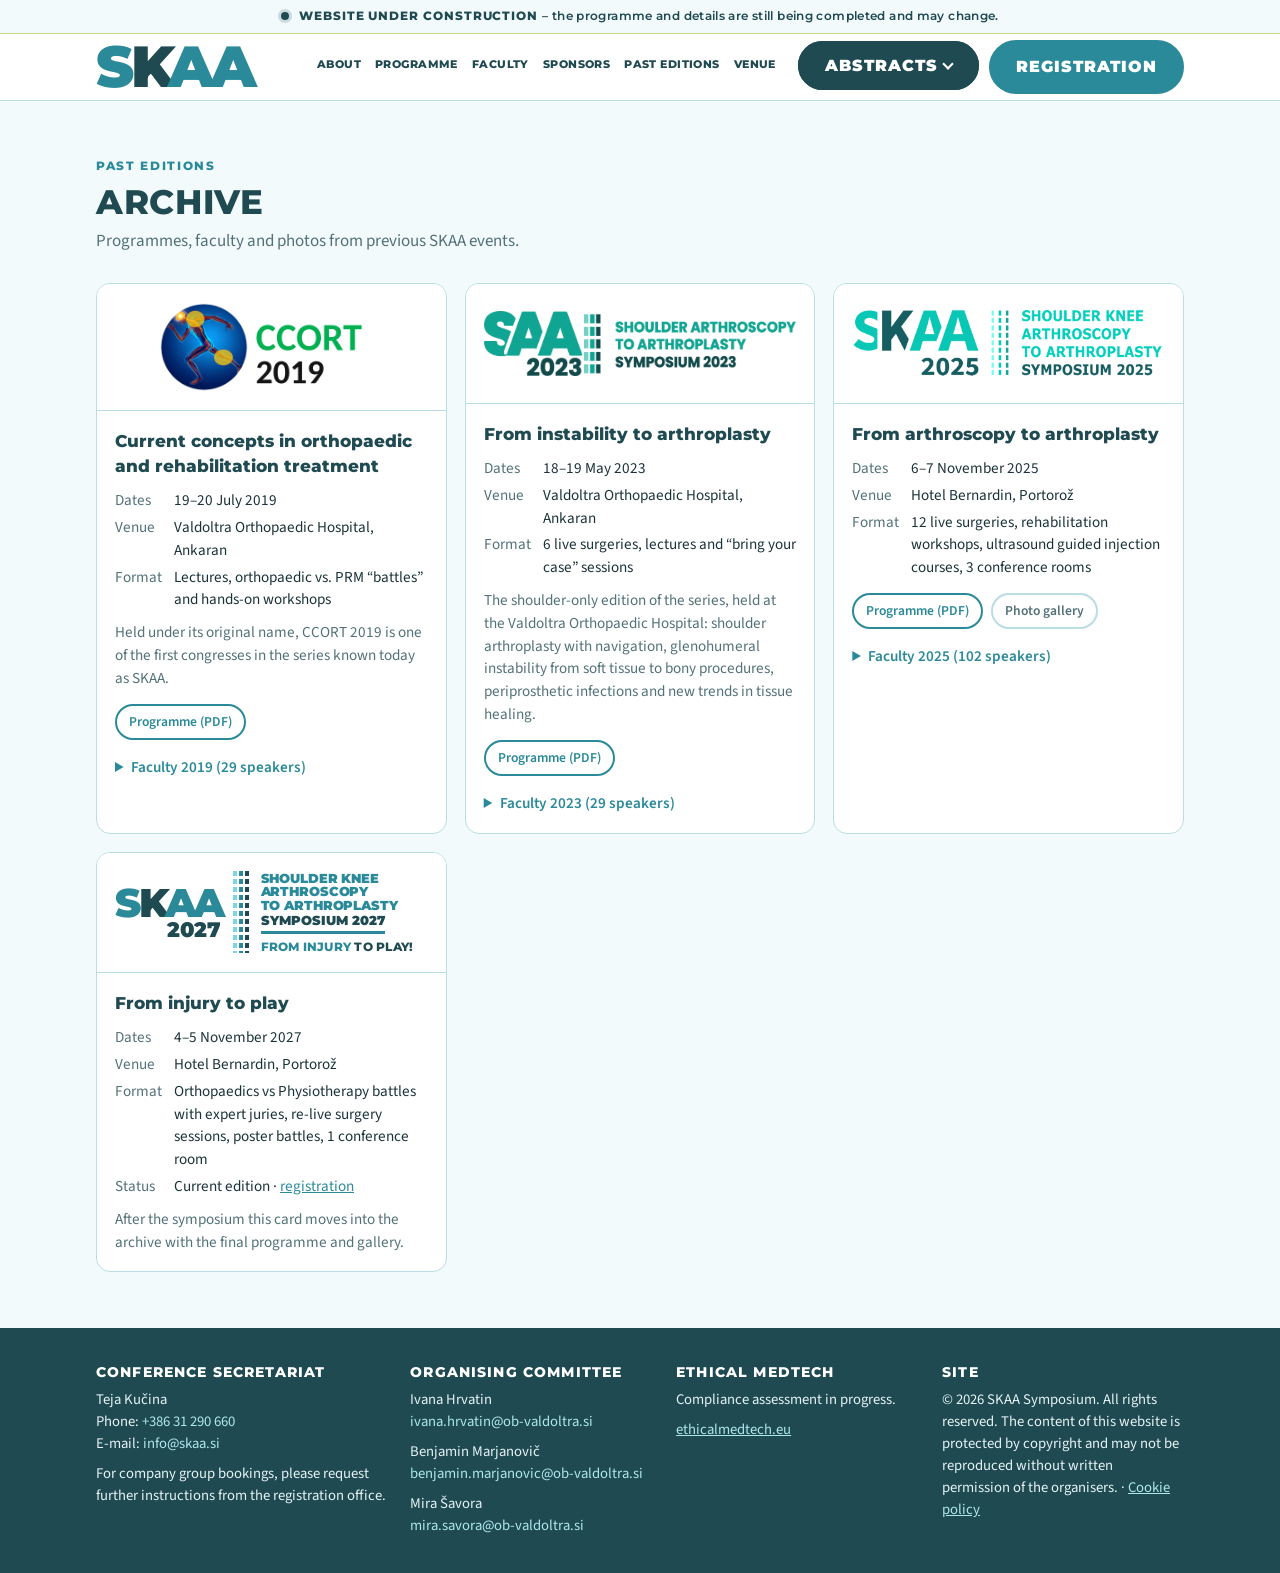
<file: archive.html>
<!doctype html>
<html lang="en">
<head>
<meta charset="utf-8">
<meta name="viewport" content="width=device-width, initial-scale=1, viewport-fit=cover">
<title>SKAA Symposium – Past editions</title>
<meta name="description" content="Past editions of the symposium – CCORT 2019, SAA 2023 and SKAA 2025: programmes and highlights.">
<link rel="canonical" href="https://www.skaa.si/archive.html">
<meta property="og:type" content="website">
<meta property="og:site_name" content="SKAA 2027 Symposium">
<meta property="og:title" content="SKAA Symposium – Past editions">
<meta property="og:description" content="Past editions of the symposium – CCORT 2019, SAA 2023 and SKAA 2025: programmes and highlights.">
<meta property="og:url" content="https://www.skaa.si/archive.html">
<meta property="og:image" content="https://www.skaa.si/assets/og-image.png">
<meta property="og:image:width" content="1200"><meta property="og:image:height" content="630">
<meta property="og:locale" content="en_GB">
<meta name="twitter:card" content="summary_large_image">
<link rel="icon" href="favicon.ico" sizes="32x32">
<link rel="icon" type="image/png" sizes="32x32" href="favicon-32.png">
<link rel="icon" type="image/png" sizes="192x192" href="favicon-192.png">
<link rel="apple-touch-icon" href="apple-touch-icon.png">
<meta name="theme-color" content="#2a8a99">
<link rel="preload" href="fonts/montserrat-latin-800-normal.woff2" as="font" type="font/woff2" crossorigin>
<link rel="preload" href="fonts/source-sans-3-latin-400-normal.woff2" as="font" type="font/woff2" crossorigin>
<link rel="stylesheet" href="fonts/fonts.css">
<style>
/* Layout: full-width bands (hero, sponsors, archive, forms) with a 1120px inner column; outlined "flyer boxes" carry the 2025 visual language. */
:root{
  color-scheme:light;
  --bg:#f3fafb; --bg2:#ffffff; --fg:#1b3338; --muted:#527178;
  --teal:#2a8a99; --teal-deep:#1f4a52; --aqua:#7fd6e0; --aqua-soft:#d9f1f4;
  --line:#b9dde3; --box:#ffffff; --ok:#1f7a4a;
  --display:"Montserrat",system-ui,sans-serif; --body:"Source Sans 3","Segoe UI",system-ui,sans-serif;
}

*{box-sizing:border-box}
body{background:var(--bg);color:var(--fg);font-family:var(--body);font-size:17px;line-height:1.5;margin:0}
body::before{content:"";position:fixed;inset:0 0 auto;height:env(safe-area-inset-top,0px);z-index:10;background:var(--bg2)}
h1,h2,h3{font-family:var(--display);text-wrap:balance;line-height:1.15;margin:0}
h2{font-size:clamp(1.5rem,3vw,2.1rem);font-weight:800;color:var(--teal-deep);text-transform:uppercase;letter-spacing:.02em}
h3{font-size:1.15rem;font-weight:800;color:var(--teal-deep)}
p{margin:0}
a{color:var(--teal)}
.wrap{max-width:1120px;margin:0 auto;padding-left:max(16px,env(safe-area-inset-left,0px));padding-right:max(16px,env(safe-area-inset-right,0px))}
.band{padding-block:56px}
.band.alt{background:var(--bg2)}
.eyebrow{font-family:var(--display);font-size:.75rem;font-weight:800;letter-spacing:.14em;text-transform:uppercase;color:var(--teal)}
.sect-head{display:grid;gap:8px;margin-bottom:28px;max-width:62ch}
.sect-head p{color:var(--muted)}
@media (min-width:700px){.sect-head h2{text-wrap:nowrap;white-space:nowrap}}
.btn{display:inline-flex;align-items:center;gap:8px;font-family:var(--display);font-weight:800;font-size:.9rem;letter-spacing:.04em;text-transform:uppercase;padding:14px 22px;border-radius:999px;text-decoration:none;cursor:pointer;border:3px solid var(--teal);background:var(--teal);color:#fff;transition:transform .15s}
.btn.ghost{background:transparent;color:var(--teal-deep);border-color:var(--teal-deep)}
.btn:hover{transform:translateY(-1px)}
.btn:focus-visible,input:focus-visible,select:focus-visible,textarea:focus-visible,summary:focus-visible,a:focus-visible{outline:3px solid var(--aqua);outline-offset:2px}
.note{font-size:.95rem;color:var(--muted)}
.todo{display:inline-block;font-family:var(--display);font-size:.7rem;font-weight:800;letter-spacing:.08em;text-transform:uppercase;background:#ffe9a8;color:#5a4300;padding:3px 8px;border-radius:4px;vertical-align:middle}

/* header */
.uc{background:var(--lime);color:var(--teal-deep);border-bottom:1px solid #c9d87a}
.uc .wrap{display:flex;align-items:center;justify-content:center;gap:10px;padding-top:7px;padding-bottom:7px;font-family:var(--display);font-weight:800;font-size:.72rem;letter-spacing:.08em;text-transform:uppercase;text-align:center}
.uc i{flex:none;width:8px;height:8px;border-radius:50%;background:var(--teal-deep);box-shadow:0 0 0 3px rgba(31,74,82,.18)}
.uc span b{font-weight:600;letter-spacing:.03em;text-transform:none;font-size:.78rem}
@media (max-width:600px){.uc .wrap{font-size:.66rem;letter-spacing:.06em}}
header{position:sticky;top:env(safe-area-inset-top,0px);z-index:9;background:var(--bg2);border-bottom:1px solid var(--line)}
header .wrap{display:flex;align-items:center;justify-content:space-between;gap:16px;padding-block:6px}
.brand{display:flex;align-items:center;gap:12px;text-decoration:none;color:var(--teal-deep);font-family:var(--display)}
.brand-mark{font-weight:900;font-size:clamp(2.6rem,4.5vw,3.9rem);letter-spacing:-.06em;color:var(--teal);line-height:.85;display:block}
.brand-mark .k{color:var(--teal-deep);margin-right:-.05em}
.brand-mark .aa{letter-spacing:-.12em;color:var(--teal)}
.brand-mark .s{color:var(--teal)}
header .wrap{flex-wrap:wrap}
nav{flex:1;min-width:0}
nav ul{list-style:none;margin:0;padding:0;display:flex;flex-wrap:wrap;gap:2px 2px;justify-content:flex-end}
nav a{display:inline-block;text-decoration:none;color:var(--teal-deep);font-family:var(--display);font-weight:800;font-size:.66rem;letter-spacing:.04em;text-transform:uppercase;padding:8px 6px;white-space:nowrap;border-radius:999px;border-bottom:3px solid transparent;line-height:1}
nav a:hover{color:var(--teal);background:var(--aqua-soft)}
/* drop-down sub-menu (Abstracts) */
nav li.has-sub{position:relative}
nav li.has-sub>a::after{content:"";display:inline-block;width:5px;height:5px;margin:0 0 2px 5px;border-right:2px solid currentColor;border-bottom:2px solid currentColor;transform:rotate(45deg)}
nav ul.sub{display:none;position:absolute;top:100%;left:0;flex-direction:column;align-items:stretch;gap:2px;min-width:200px;margin:0;padding:6px;background:var(--bg2);border:1px solid var(--line);border-radius:10px;box-shadow:0 10px 24px rgba(31,74,82,.16);z-index:3}
nav li.has-sub:hover>ul.sub,nav li.has-sub:focus-within>ul.sub{display:flex}
nav ul.sub a{display:block;font-size:.7rem;padding:9px 12px;border-radius:8px}
@media (max-width:1000px){nav ul.sub{left:50%;transform:translateX(-50%)}}
.reg-btn{flex:none;font-family:var(--display);font-weight:900;font-size:1rem;letter-spacing:.06em;text-transform:uppercase;color:#fff;background:var(--teal);border:3px solid var(--teal);border-radius:999px;padding:12px 24px;text-decoration:none;white-space:nowrap;transition:box-shadow .15s,transform .15s}
/* the two header buttons: Abstracts (with its drop-down) and Registration */
.ctas{display:flex;align-items:center;gap:10px;flex:none}
.ctas .has-sub{position:relative}
.abs-btn{background:var(--teal-deep);border-color:var(--teal-deep)}
.abs-btn:hover{background:var(--teal);border-color:var(--teal);box-shadow:3px 3px 0 var(--lime)}
.abs-btn::after{content:"";display:inline-block;width:6px;height:6px;margin:0 0 3px 7px;border-right:2.5px solid currentColor;border-bottom:2.5px solid currentColor;transform:rotate(45deg)}
.ctas ul.sub{display:none;position:absolute;top:100%;right:0;flex-direction:column;align-items:stretch;gap:2px;min-width:230px;margin:4px 0 0;padding:6px;list-style:none;background:var(--bg2);border:1px solid var(--line);border-radius:10px;box-shadow:0 10px 24px rgba(31,74,82,.16);z-index:3}
.ctas .has-sub:hover>ul.sub,.ctas .has-sub:focus-within>ul.sub{display:flex}
.ctas ul.sub a{display:block;text-decoration:none;font-family:var(--display);font-weight:800;font-size:.72rem;letter-spacing:.04em;text-transform:uppercase;color:var(--teal-deep);padding:9px 12px;border-radius:8px}
.ctas ul.sub a:hover{color:var(--teal);background:var(--aqua-soft)}
.ctas ul.sub .sub-soon{display:block;font-family:var(--display);font-weight:800;font-size:.72rem;letter-spacing:.04em;text-transform:uppercase;color:var(--muted);padding:9px 12px;cursor:default}
.reg-btn:hover{background:var(--teal-deep);border-color:var(--teal-deep);box-shadow:3px 3px 0 var(--aqua);transform:translate(-1px,-1px)}
@media (max-width:1000px){
  header .wrap{flex-direction:column;align-items:stretch;gap:8px}
  nav ul{justify-content:center}
  .reg-btn{align-self:center}
  .ctas{align-self:center;flex-wrap:wrap;justify-content:center}
}

/* hero: the flyer's pale geometric field */
.hero{position:relative;overflow:hidden;background:
  linear-gradient(135deg,rgba(127,214,224,.35) 0 50%,transparent 50%) 0 0/420px 420px no-repeat,
  linear-gradient(225deg,rgba(127,214,224,.25) 0 50%,transparent 50%) 100% 100%/360px 360px no-repeat,
  linear-gradient(180deg,var(--aqua-soft),var(--bg));padding-block:48px 56px}
.hero .wrap{display:grid;gap:36px;max-width:760px}
.hero-logo{width:100%;max-width:720px;background:#fff;border-radius:12px;padding:16px;box-shadow:0 8px 30px rgba(31,74,82,.12)}
.hero-logo img{display:block;width:100%;height:auto}
.hero h1{font-size:clamp(1.3rem,2.6vw,1.75rem);font-weight:800;color:var(--teal-deep);margin-top:22px}
.when{display:grid;gap:4px;margin-top:18px;font-family:var(--display)}
.when b{font-size:clamp(1.2rem,2.4vw,1.6rem);font-weight:900;color:var(--teal-deep)}
.when span{font-weight:600;color:var(--fg)}
.cta{display:flex;flex-wrap:wrap;gap:12px;margin-top:24px}
/* flyer boxes */
.boxes{display:grid;grid-template-columns:repeat(2,1fr);gap:14px}
.box{border:3px solid var(--teal-deep);border-radius:12px;background:var(--box);padding:18px 16px;text-align:center;font-family:var(--display);font-weight:800;font-size:1rem;color:var(--teal-deep);display:flex;align-items:center;justify-content:center;min-height:84px;box-shadow:4px 4px 0 var(--aqua)}
.box.wide{grid-column:1/-1}

/* key facts */
.facts{display:grid;grid-template-columns:repeat(auto-fit,minmax(220px,1fr));gap:20px}
.fact{border-top:4px solid var(--teal);padding-top:12px}
.fact .eyebrow{color:var(--muted)}
.fact b{display:block;font-family:var(--display);font-weight:800;font-size:1.2rem;color:var(--teal-deep);margin-top:4px}

/* sponsors */
.tiers{display:grid;gap:28px}
.tier h3{display:flex;align-items:center;gap:12px;margin-bottom:12px}
.tier h3::after{content:"";flex:1;height:2px;background:var(--line)}
.logos{display:grid;gap:14px;grid-template-columns:repeat(auto-fill,minmax(200px,1fr))}
.logos.big{grid-template-columns:repeat(auto-fill,minmax(260px,1fr))}
.logos.small{grid-template-columns:repeat(auto-fill,minmax(150px,1fr))}
.logo-tile{display:flex;align-items:center;justify-content:center;aspect-ratio:5/2;max-width:100%;background:var(--box);border:2px dashed var(--line);border-radius:10px;text-decoration:none;color:var(--muted);font-family:var(--display);font-weight:600;font-size:.8rem;letter-spacing:.06em;text-transform:uppercase;padding:14px;transition:border-color .15s}
.logo-tile:hover{border-color:var(--teal)}
.logo-tile img{max-height:70px;max-width:85%;object-fit:contain}
.logo-tile.real{border-style:solid;background:#fff}
.partners{display:grid;grid-template-columns:1fr 1fr;gap:28px;margin-top:40px}
.partners .row{display:flex;flex-wrap:wrap;gap:14px;align-items:center;margin-top:12px}
.partners .row a{background:#fff;border-radius:8px;padding:8px 12px;display:inline-flex;align-items:center;border:1px solid var(--line)}
.partners img{height:54px;width:auto;max-width:100%}

/* archive */
.archive{display:grid;gap:18px;grid-template-columns:repeat(auto-fill,minmax(320px,1fr))}
.edition{background:var(--box);border:1px solid var(--line);border-radius:14px;overflow:hidden;display:grid;grid-template-rows:auto 1fr}
.edition .top{background:#fff;padding:18px;border-bottom:1px solid var(--line);display:flex;align-items:center;justify-content:center;min-height:120px}
.edition .top img{max-width:100%;height:auto;max-height:90px}
.edition .top.future{background:var(--aqua-soft);color:var(--muted);font-family:var(--display);font-weight:800;font-size:1.6rem;letter-spacing:.04em}
/* compact version of the home-page text logo, for the current-edition card */
.edition .top .mini-logo{display:grid;grid-template-columns:auto auto minmax(0,1fr);align-items:center;gap:0 12px;font-family:var(--display);width:100%}
.mini-logo .mark{display:grid;justify-items:end;line-height:.82}
.mini-logo .mark .word{font-weight:900;font-size:2.5rem;letter-spacing:-.06em;color:var(--teal);display:inline-flex}
.mini-logo .mark .k{color:var(--teal-deep);margin-right:-.05em}
.mini-logo .mark .aa{letter-spacing:-.12em;color:var(--teal)}
.mini-logo .mark .year{font-weight:900;font-size:1.3rem;color:var(--teal-deep);letter-spacing:-.02em;margin-top:.08em}
.mini-logo .dots{width:16px;height:82px;background:
  repeating-linear-gradient(to bottom,var(--aqua) 0 5px,transparent 5px 8px) 0 0/4px 100% no-repeat,
  repeating-linear-gradient(to bottom,var(--teal) 0 5px,transparent 5px 8px) 6px 0/4px 100% no-repeat,
  repeating-linear-gradient(to bottom,var(--teal-deep) 0 5px,transparent 5px 8px) 12px 0/4px 100% no-repeat}
.mini-logo .text{display:grid;gap:2px;min-width:0}
.mini-logo .l1{font-weight:900;font-size:.8rem;line-height:1.05;color:var(--teal);text-transform:uppercase;letter-spacing:-.01em;white-space:nowrap}
.mini-logo .l2{font-weight:900;font-size:.8rem;line-height:1.05;color:var(--teal-deep);text-transform:uppercase;padding-bottom:3px;border-bottom:3px solid var(--teal);width:fit-content;white-space:nowrap}
.mini-logo .l3{font-weight:800;font-size:.72rem;line-height:1.1;color:var(--teal);text-transform:uppercase;letter-spacing:.02em;margin-top:5px;white-space:nowrap}
.mini-logo .l3 .to{color:var(--teal-deep)}
.edition .body{padding:18px;display:grid;gap:10px;align-content:start}
.edition .slogan{font-family:var(--display);font-weight:800;color:var(--teal-deep);font-size:1.05rem}
.edition dl{display:grid;grid-template-columns:auto 1fr;gap:4px 12px;margin:0;font-size:.95rem}
.edition dt{color:var(--muted)}.edition dd{margin:0}
.edition .links{display:flex;flex-wrap:wrap;gap:8px;margin-top:4px}
.chip{display:inline-flex;align-items:center;gap:6px;font-size:.85rem;font-weight:600;padding:6px 12px;border-radius:999px;border:2px solid var(--teal);color:var(--teal);text-decoration:none;background:transparent}
.chip.disabled{border-color:var(--line);color:var(--muted);cursor:default}
details.faculty{margin-top:6px}
details.faculty summary{cursor:pointer;color:var(--teal);font-weight:600;font-size:.95rem}
details.faculty ul{columns:2;gap:20px;margin:10px 0 0;padding-left:18px;font-size:.92rem}

/* forms */
.form-grid{display:grid;grid-template-columns:1.4fr 1fr;gap:40px;align-items:start}
form{display:grid;gap:22px;min-width:0}
fieldset{border:1px solid var(--line);border-radius:12px;padding:18px 18px 20px;margin:0;background:var(--box);display:grid;gap:14px;min-width:0}
legend{font-family:var(--display);font-weight:800;color:var(--teal-deep);padding:0 8px;font-size:1rem;text-transform:uppercase;letter-spacing:.06em}
.row2{display:grid;grid-template-columns:1fr 1fr;gap:14px}
.row3{display:grid;grid-template-columns:1fr 1fr 1fr;gap:14px}
label.f{display:grid;gap:5px;font-size:.9rem;font-weight:600;color:var(--muted);min-width:0}
label.f .req{color:#c0392b}
input[type=text],input[type=email],input[type=tel],select,textarea{width:100%;font:inherit;font-size:1rem;color:var(--fg);background:var(--bg2);border:1.5px solid var(--line);border-radius:8px;padding:10px 12px;min-width:0}
textarea{min-height:160px;resize:vertical}
.check{display:flex;gap:10px;align-items:flex-start;font-size:.95rem;font-weight:400;color:var(--fg)}
.check input{margin-top:4px;width:18px;height:18px;accent-color:var(--teal)}
.fees{display:grid;gap:8px}
.fee{display:grid;grid-template-columns:auto 1fr auto;gap:12px;align-items:center;padding:10px 12px;border:1.5px solid var(--line);border-radius:8px}
.fee b{font-family:var(--display);font-weight:800;color:var(--teal-deep);font-variant-numeric:tabular-nums}
.side{display:grid;gap:18px;align-self:start;position:sticky;top:90px}
.card{background:var(--box);border:1px solid var(--line);border-radius:12px;padding:20px;display:grid;gap:10px}
.card h3{font-size:1rem;text-transform:uppercase;letter-spacing:.06em}
.payee{font-size:.95rem;display:grid;grid-template-columns:auto 1fr;gap:4px 12px}
.payee dt{color:var(--muted)}.payee dd{margin:0;font-weight:600;user-select:all}
.copy{justify-self:start;font:inherit;font-size:.85rem;font-weight:600;color:var(--teal);background:none;border:1.5px solid var(--teal);border-radius:999px;padding:5px 12px;cursor:pointer}
.counter{font-size:.85rem;color:var(--muted);text-align:right;font-variant-numeric:tabular-nums}
.done{background:var(--aqua-soft);border:2px solid var(--teal);border-radius:12px;padding:18px;display:grid;gap:6px}
.done b{color:var(--ok);font-family:var(--display)}

/* venue */
.venue{display:grid;grid-template-columns:1fr 1fr;gap:32px;align-items:center}
.venue img{width:100%;max-width:100%;height:auto;border-radius:14px;border:3px solid var(--teal-deep);box-shadow:6px 6px 0 var(--aqua)}
.venue ul{margin:12px 0 0;padding-left:20px;display:grid;gap:6px}

/* faculty */
.people{display:grid;gap:22px 16px;grid-template-columns:repeat(auto-fill,minmax(150px,1fr))}
.person{display:grid;justify-items:center;gap:10px;background:none;border:0;padding:0;font:inherit;color:var(--fg);cursor:pointer;text-align:center;min-width:0}
.person .photo{width:128px;height:128px;max-width:100%;border-radius:50%;overflow:hidden;border:3px solid var(--teal);box-shadow:4px 4px 0 var(--aqua);background:var(--aqua-soft);display:flex;align-items:center;justify-content:center;font-family:var(--display);font-weight:800;font-size:1.8rem;color:var(--teal-deep);transition:transform .15s}
.person .photo img{width:100%;height:100%;object-fit:cover;display:block}
.person:hover .photo{transform:translateY(-3px)}
.person .name{font-family:var(--display);font-weight:800;font-size:.95rem;color:var(--teal-deep);line-height:1.2}
.person .role{font-size:.82rem;color:var(--muted)}
.modal{position:fixed;inset:0;z-index:20;background:rgba(15,31,35,.6);display:flex;align-items:center;justify-content:center;padding:max(16px,env(safe-area-inset-left,0px))}
.modal-box{background:var(--bg2);color:var(--fg);border-radius:16px;max-width:620px;width:100%;max-height:90vh;overflow:auto;padding:28px;display:grid;gap:14px;border-top:6px solid var(--teal);position:relative}
.modal-head{display:flex;gap:18px;align-items:center}
.modal-head .photo{width:96px;height:96px;flex:none;border-radius:50%;overflow:hidden;border:3px solid var(--teal);background:var(--aqua-soft);display:flex;align-items:center;justify-content:center;font-family:var(--display);font-weight:800;font-size:1.5rem;color:var(--teal-deep)}
.modal-head .photo img{width:100%;height:100%;object-fit:cover}
.modal-head h3{font-size:1.3rem}
.modal-close{position:absolute;top:12px;right:12px;width:36px;height:36px;border-radius:50%;border:2px solid var(--line);background:var(--bg2);color:var(--fg);font-size:1.2rem;cursor:pointer}
.modal-box p{max-width:62ch}

footer{background:var(--teal-deep);color:#e6f3f5;padding-block:36px;font-size:.92rem}
:root[data-theme="dark"] footer,footer{color:#e6f3f5}
footer .wrap{display:grid;grid-template-columns:1.2fr 1fr 1fr 1fr;gap:24px}
footer a{color:#aee7ee}
footer h3{color:#fff;font-size:.9rem;text-transform:uppercase;letter-spacing:.08em;margin-bottom:8px}
footer .mail{color:#aee7ee;user-select:all}

@media (max-width:860px){
  .form-grid,.venue,.partners{grid-template-columns:1fr}
  footer .wrap{grid-template-columns:1fr 1fr}
  .side{position:static}
  .row3{grid-template-columns:1fr 1fr}
}
@media (max-width:520px){
  body{font-size:16px}
  .boxes,.row2,.row3{grid-template-columns:1fr}
  .box{min-height:64px}
  details.faculty ul{columns:1}
  .band{padding-block:40px}
}
@media (prefers-reduced-motion:reduce){*{transition:none!important}}
</style>
<style>img{max-width:100%}</style>
</head>
<body>
<a id="page-top" tabindex="-1" aria-hidden="true" style="position:absolute;top:0;left:0;width:1px;height:1px;overflow:hidden;opacity:0;outline:none"></a>
<div class="uc" role="status"><div class="wrap"><i aria-hidden="true"></i><span>Website under construction <b>– the programme and details are still being completed and may change.</b></span></div></div>
<header>
  <div class="wrap">
    <a class="brand" href="index.html" title="SKAA – home page" aria-label="SKAA – home page"><span class="brand-mark"><span class="s">S</span><span class="k">K</span><span class="aa">AA</span></span></a>
    <nav aria-label="Main">
      <ul>
        <li><a href="about.html">About</a></li>
        <li><a href="programme.html">Programme</a></li>
        <li><a href="faculty.html">Faculty</a></li>
        <li><a href="sponsors.html">Sponsors</a></li>
        <li><a href="#archive">Past editions</a></li>
        <li><a href="venue.html">Venue</a></li>
      </ul>
    </nav>
    <div class="ctas">
      <div class="has-sub">
        <a class="reg-btn abs-btn" href="abstracts.html" aria-haspopup="true">Abstracts</a>
        <ul class="sub" aria-label="Abstracts">
          <li><a href="abstracts.html">Submission guidelines</a></li>
          <li><span class="sub-soon">Submit an abstract – opens shortly</span></li>
        </ul>
      </div>
      <a class="reg-btn" href="registration.html">Registration</a>
    </div>
  </div>
</header>
<section class="band" id="archive">
  <div class="wrap">
    <div class="sect-head">
      <span class="eyebrow">Past editions</span>
      <h2>Archive</h2>
      <p>Programmes, faculty and photos from previous SKAA events.</p>
    </div>
    <div class="archive">
      <article class="edition">
        <div class="top"><img src="assets/logo2019.png" alt="CCORT 2019 logo"></div>
        <div class="body">
          <p class="slogan">Current concepts in orthopaedic and rehabilitation treatment</p>
          <dl>
            <dt>Dates</dt><dd>19–20 July 2019</dd>
            <dt>Venue</dt><dd>Valdoltra Orthopaedic Hospital, Ankaran</dd>
            <dt>Format</dt><dd>Lectures, orthopaedic vs. PRM “battles” and hands-on workshops</dd>
          </dl>
          <p class="note">Held under its original name, CCORT 2019 is one of the first congresses in the series known today as SKAA.</p>
          <div class="links">
            <a class="chip" href="assets/CCORT2019_Programme.pdf" target="_blank" rel="noopener">Programme (PDF)</a>
          </div>
          <details class="faculty">
            <summary>Faculty 2019 (29 speakers)</summary>
            <ul>
              <li>Davide Ballardin</li><li>Anja Barič</li><li>Matej Bombač</li><li>Gianluca Canton</li><li>Katarina Cunder</li><li>Victor Danzinger</li><li>Alessandro de Paulis</li><li>Aleksander Dolgan</li><li>Konstantinos Fousekis</li><li>Sean Gibbons</li><li>Klemen Grabljevec</li><li>Yasmaine Karel</li><li>Aleša Klosterwaard</li><li>Lucija Kržišnik Turšič</li><li>Dragan Lonzarič</li><li>G. Martelli</li><li>Jakob Merkač</li><li>Milena Mirkovic</li><li>Nino Mirnik</li><li>Marko Nabergoj</li><li>Samo Novak</li><li>Vincenzo Puglia</li><li>Gregor Ravnikar</li><li>Nada Rotovnik Kozjek</li><li>Francesc Soler</li><li>Sara Tence</li><li>Mojca Tomažič</li><li>Matej Tušak</li><li>Iztok Žilevc</li>
            </ul>
          </details>
        </div>
      </article>
      <article class="edition">
        <div class="top"><img src="assets/logo2023.png" alt="SAA 2023 logo"></div>
        <div class="body">
          <p class="slogan">From instability to arthroplasty</p>
          <dl>
            <dt>Dates</dt><dd>18–19 May 2023</dd>
            <dt>Venue</dt><dd>Valdoltra Orthopaedic Hospital, Ankaran</dd>
            <dt>Format</dt><dd>6 live surgeries, lectures and “bring your case” sessions</dd>
          </dl>
          <p class="note">The shoulder-only edition of the series, held at the Valdoltra Orthopaedic Hospital: shoulder arthroplasty with navigation, glenohumeral instability from soft tissue to bony procedures, periprosthetic infections and new trends in tissue healing.</p>
          <div class="links">
            <a class="chip" href="assets/SAA2023_Scientific_Programme.pdf" target="_blank" rel="noopener">Programme (PDF)</a>
          </div>
          <details class="faculty">
            <summary>Faculty 2023 (29 speakers)</summary>
            <ul>
              <li>Miha Ambrožič</li><li>Ana Catarina Ângelo</li><li>Manos Antonogiannakis</li><li>Clara de Campos Azevedo</li><li>Berte Bøe</li><li>Achilleas Boutsiadis</li><li>Roman Brzóska</li><li>Francesco Franceschi</li><li>Namdev S. Gorgile</li><li>Boštjan Gosnik</li><li>Vincenzo Guarrella</li><li>Pol Huijsmans</li><li>Christos Koukos</li><li>Mihael Kovač</li><li>Ladislav Kovačič</li><li>Alexandre Lädermann</li><li>Matteo Mantovani</li><li>Benjamin Marjanovič</li><li>David Martinčič</li><li>Uroš Meglič</li><li>Jakob Merkač</li><li>Martin Mikek</li><li>Marko Nabergoj</li><li>Duilio Perosa</li><li>Tadija Petrović</li><li>Boris Poberaj</li><li>Vladan Stevanović</li><li>Frank Štefanič</li><li>Rihard Trebše</li>
            </ul>
          </details>
        </div>
      </article>
      <article class="edition">
        <div class="top"><img src="assets/logo2025.png" alt="SKAA 2025 logo"></div>
        <div class="body">
          <p class="slogan">From arthroscopy to arthroplasty</p>
          <dl>
            <dt>Dates</dt><dd>6–7 November 2025</dd>
            <dt>Venue</dt><dd>Hotel Bernardin, Portorož</dd>
            <dt>Format</dt><dd>12 live surgeries, rehabilitation workshops, ultrasound guided injection courses, 3 conference rooms</dd>
          </dl>
          <div class="links">
            <a class="chip" href="assets/SKAA2025_Scientific_Programme.pdf" target="_blank" rel="noopener">Programme (PDF)</a>
            <a class="chip disabled">Photo gallery</a>
          </div>
          <details class="faculty">
            <summary>Faculty 2025 (102 speakers)</summary>
            <ul>
              <li>Khalid Al-Khelaifi</li><li>Miha Ambrožič</li><li>Cameron Anley</li><li>Amelia Arundale</li><li>Martin Asker</li><li>René Bakodí</li><li>Paweł Bąkowski</li><li>Matej Bombač</li><li>Nicolas Bouguennec</li><li>Amy Bowzaylo</li><li>Emmanouil Brilakis</li><li>Fabrizio Brindisino</li><li>Enrico Cautero</li><li>Joe Chih-Hao Chiu</li><li>Matic Ciglič</li><li>Andrej Cör</li><li>Katarina Cunder</li><li>Oliver Djahani</li><li>Drago Dolinar</li><li>Matej Drobnič</li><li>Markas Fiodorovas</li><li>Francesco Franceschi</li><li>Bruno Gobbato</li><li>Namdev S. Gorgile</li><li>Boštjan Gosnik</li><li>Tomaž Gustinčič</li><li>Sean Wei Loong Ho</li><li>David Hollo</li><li>Primož Hostnik</li><li>Ivana Hrvatin</li><li>Damir Hudetz</li><li>Polydoor Emile Huijsmans</li><li>Alan Ivković</li><li>Neil Jain</li><li>Lana Jović</li><li>Alan Kacin</li><li>Theofilos Karachalios</li><li>Gregor Kavčič</li><li>Robi Kelc</li><li>Raghbir Singh Khakha</li><li>Bartlomiej Kordasiewicz</li><li>Christos Koukos</li><li>Matej Kovač</li><li>Simon Kovač</li><li>Ladislav Kovačič</li><li>Žiga Kozinc</li><li>Julija Kralj</li><li>Zala Kuret</li><li>Alexandre Lädermann</li><li>Stephane Ladoucette</li><li>Luis Miguel Machado</li><li>Rami Madanat</li><li>Neža Majdič</li><li>Mihael Majerič</li><li>Tomaž Malovrh</li><li>Benjamin Marjanovič</li><li>David Martinčič</li><li>Àngel Masferrer</li><li>Ákos Mátrai</li><li>Blaž Mavčič</li><li>Jakob Merkač</li><li>René Mihalič</li><li>Anže Mihelič</li><li>Marko Nabergoj</li><li>Rob Nelissen</li><li>Zoran Nestorovski</li><li>Primož Novak</li><li>Samo Novak</li><li>Benjamin Oblak</li><li>Osama Mahmoud Odat</li><li>Roman Ostermann</li><li>Maria Papatzikou</li><li>Nenad Petkov</li><li>Tadija Petrović</li><li>Tomasz Piontek</li><li>Boris Poberaj</li><li>Ion-Andrei Popescu</li><li>Matic Povh</li><li>Bjorn Rath</li><li>Klemen Ravnihar</li><li>Melinte Petru Razvan</li><li>Nejc Šarabon</li><li>Kathrin Sekyra</li><li>Vanja Seničar</li><li>Marko Sikirca</li><li>Nemanja Slavković</li><li>Žiga Snoj</li><li>Janja Štavar</li><li>Vladan Stevanović</li><li>Andrej Strahovnik</li><li>Klemen Stražar</li><li>Ettore Taverna</li><li>Rihard Trebše</li><li>Rok Vatovec</li><li>Renata Vauhnik</li><li>Peter Verdonk</li><li>Gustavo Vinagre</li><li>Uroš Vovk</li><li>Goran Vrgoč</li><li>Luka Vukan</li><li>Roshan Wade</li><li>Jean-David Werthel</li>
            </ul>
          </details>
        </div>
      </article>
      <article class="edition">
        <div class="top">
          <div class="mini-logo" role="img" aria-label="SKAA 2027 – Shoulder Knee Arthroscopy to Arthroplasty Symposium 2027. From injury to play!">
            <div class="mark"><span class="word"><span class="s">S</span><span class="k">K</span><span class="aa">AA</span></span><span class="year">2027</span></div>
            <div class="dots" aria-hidden="true"></div>
            <div class="text">
              <span class="l1">Shoulder Knee<br>Arthroscopy<br>to Arthroplasty</span>
              <span class="l2">Symposium 2027</span>
              <span class="l3">From injury <span class="to">to play!</span></span>
            </div>
          </div>
        </div>
        <div class="body">
          <p class="slogan">From injury to play</p>
          <dl>
            <dt>Dates</dt><dd>4–5 November 2027</dd>
            <dt>Venue</dt><dd>Hotel Bernardin, Portorož</dd>
            <dt>Format</dt><dd>Orthopaedics vs Physiotherapy battles with expert juries, re-live surgery sessions, poster battles, 1 conference room</dd>
            <dt>Status</dt><dd>Current edition · <a href="registration.html">registration</a></dd>
          </dl>
          <p class="note">After the symposium this card moves into the archive with the final programme and gallery.</p>
        </div>
      </article>
    </div>
  </div>
</section>
<footer id="contact">
  <div class="wrap">
    <div>
      <h3>Conference secretariat</h3>
      <p>Teja Kučina<br>Phone: <span class="mail">+386 31 290 660</span><br>E-mail: <span class="mail">info@skaa.si</span></p>
      <p style="margin-top:8px">For company group bookings, please request further instructions from the registration office.</p>
    </div>
    <div>
      <h3>Organising committee</h3>
      <p>Ivana Hrvatin<br><span class="mail">ivana.hrvatin@ob-valdoltra.si</span></p>
      <p style="margin-top:8px">Benjamin Marjanovič<br><span class="mail">benjamin.marjanovic@ob-valdoltra.si</span></p>
      <p style="margin-top:8px">Mira Šavora<br><span class="mail">mira.savora@ob-valdoltra.si</span></p>
    </div>
    <div>
      <h3>Ethical MedTech</h3>
      <p>Compliance assessment in progress.</p>
      <p style="margin-top:8px"><a href="https://www.ethicalmedtech.eu">ethicalmedtech.eu</a></p>
    </div>
    <div>
      <h3>Site</h3>
      <p>© 2026 SKAA Symposium. All rights reserved. The content of this website is protected by copyright and may not be reproduced without written permission of the organisers. · <a href="cookies.html">Cookie policy</a></p>
    </div>
  </div>
</footer>
</body>
</html>
</file>
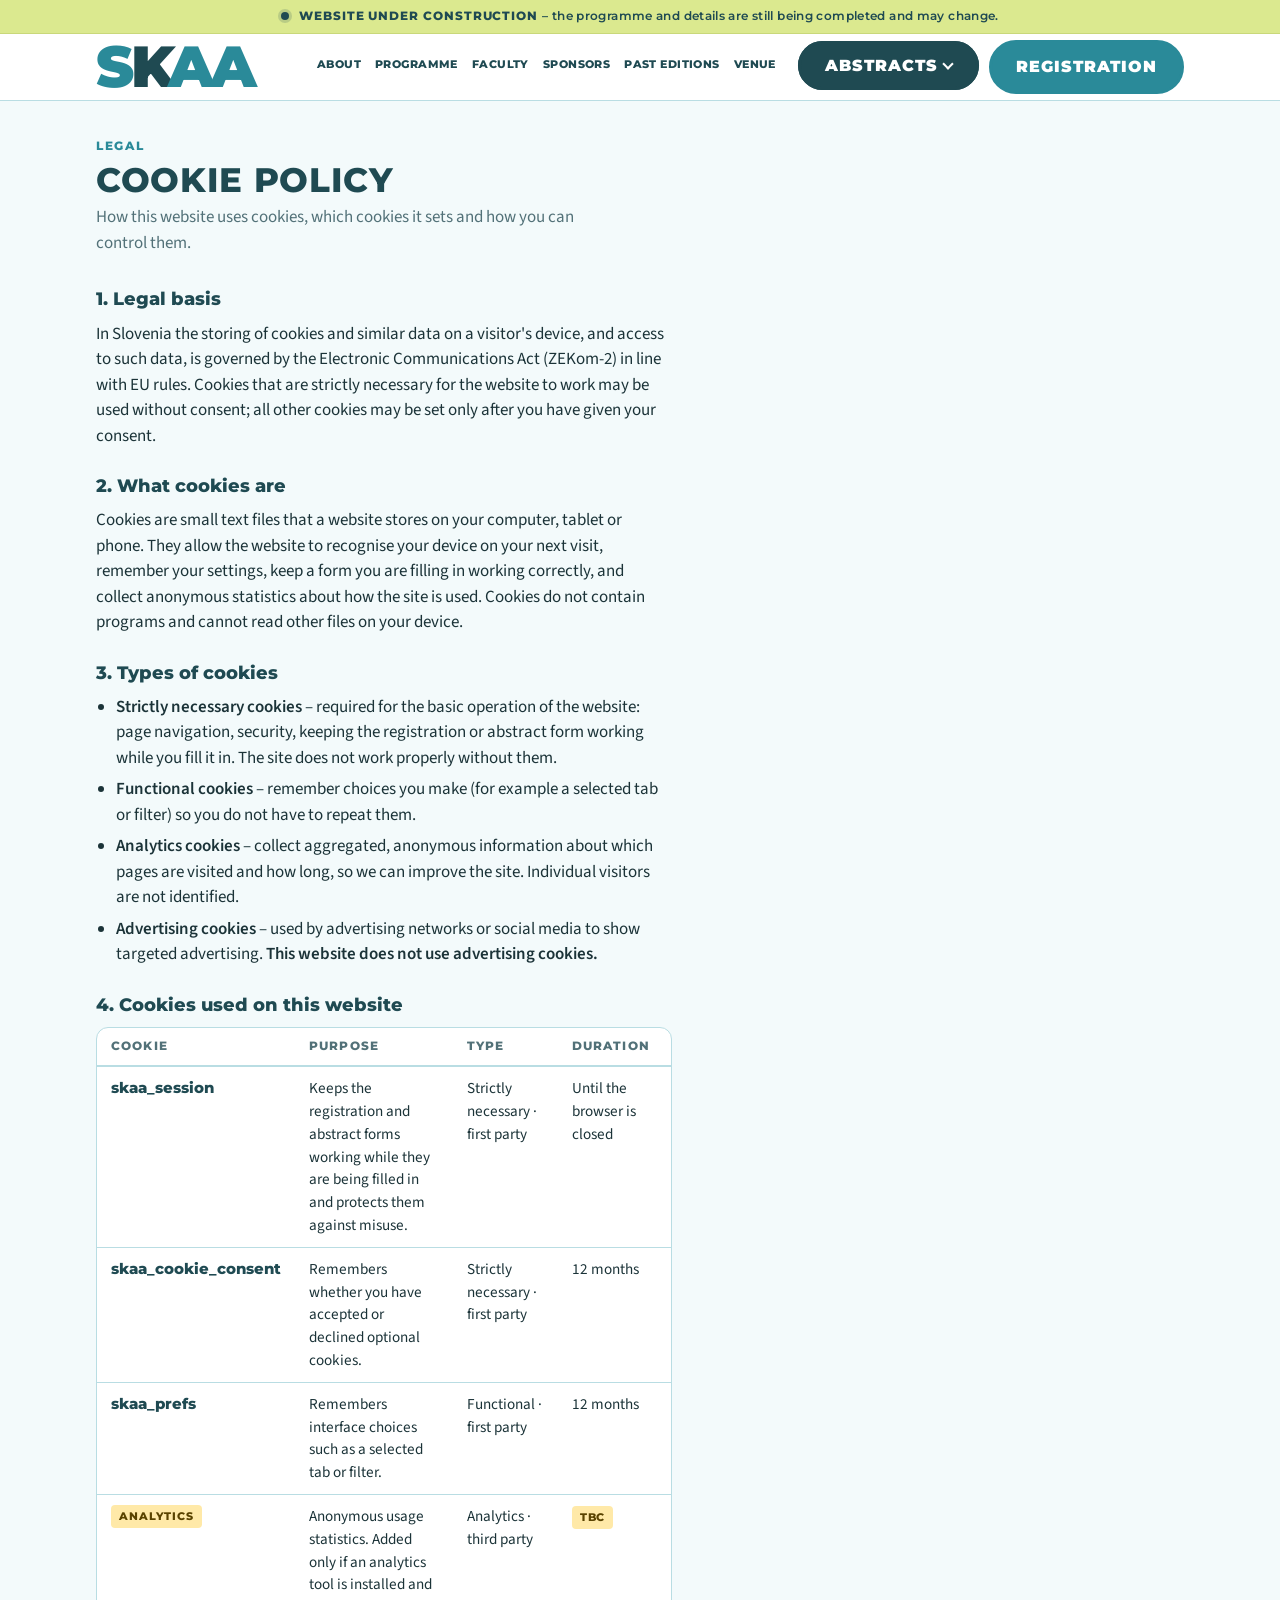
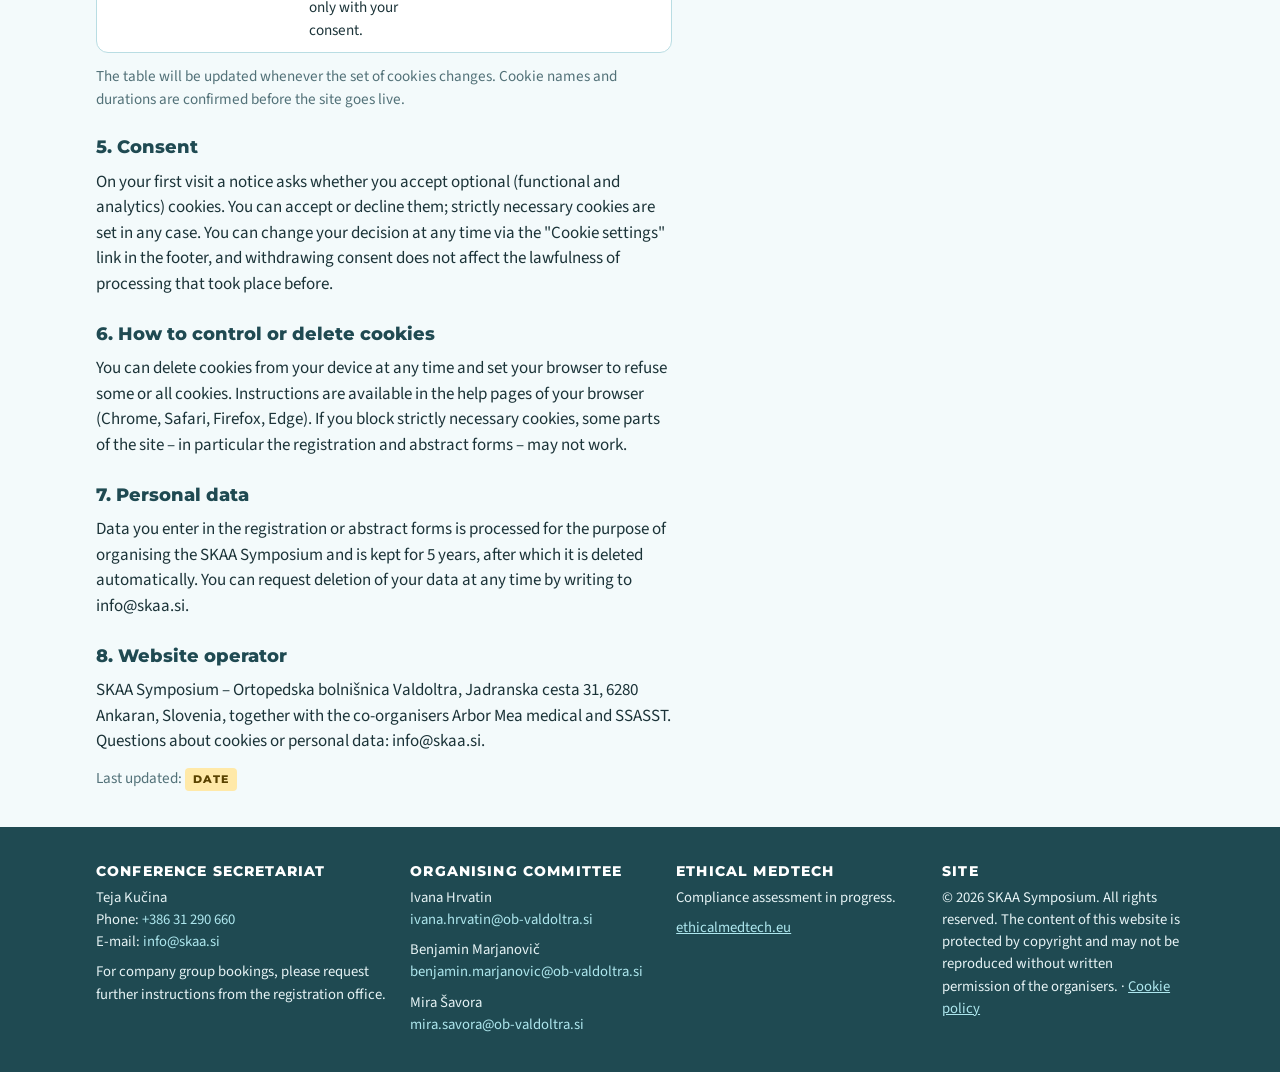
<file: cookies.html>
<!doctype html>
<html lang="en">
<head>
<meta charset="utf-8">
<meta name="viewport" content="width=device-width, initial-scale=1, viewport-fit=cover">
<title>SKAA Symposium – Cookie policy</title>
<meta name="description" content="Cookie policy of the SKAA 2027 symposium website.">
<link rel="canonical" href="https://www.skaa.si/cookies.html">
<meta name="robots" content="noindex, follow">
<meta property="og:type" content="website">
<meta property="og:site_name" content="SKAA 2027 Symposium">
<meta property="og:title" content="SKAA Symposium – Cookie policy">
<meta property="og:description" content="Cookie policy of the SKAA 2027 symposium website.">
<meta property="og:url" content="https://www.skaa.si/cookies.html">
<meta property="og:image" content="https://www.skaa.si/assets/og-image.png">
<meta property="og:image:width" content="1200"><meta property="og:image:height" content="630">
<meta property="og:locale" content="en_GB">
<meta name="twitter:card" content="summary_large_image">
<link rel="icon" href="favicon.ico" sizes="32x32">
<link rel="icon" type="image/png" sizes="32x32" href="favicon-32.png">
<link rel="icon" type="image/png" sizes="192x192" href="favicon-192.png">
<link rel="apple-touch-icon" href="apple-touch-icon.png">
<meta name="theme-color" content="#2a8a99">
<link rel="preload" href="fonts/montserrat-latin-800-normal.woff2" as="font" type="font/woff2" crossorigin>
<link rel="preload" href="fonts/source-sans-3-latin-400-normal.woff2" as="font" type="font/woff2" crossorigin>
<link rel="stylesheet" href="fonts/fonts.css">
<style>
/* Layout: full-width bands (hero, sponsors, archive, forms) with a 1120px inner column; outlined "flyer boxes" carry the 2025 visual language. */
:root{
  color-scheme:light;
  --bg:#f3fafb; --bg2:#ffffff; --fg:#1b3338; --muted:#527178;
  --teal:#2a8a99; --teal-deep:#1f4a52; --aqua:#7fd6e0; --aqua-soft:#d9f1f4;
  --line:#b9dde3; --lime:#dbe98f; --box:#ffffff; --ok:#1f7a4a;
  --display:"Montserrat",system-ui,sans-serif; --body:"Source Sans 3","Segoe UI",system-ui,sans-serif;
}

*{box-sizing:border-box}
body{background:var(--bg);color:var(--fg);font-family:var(--body);font-size:17px;line-height:1.5;margin:0}
body::before{content:"";position:fixed;inset:0 0 auto;height:env(safe-area-inset-top,0px);z-index:10;background:var(--bg2)}
h1,h2,h3{font-family:var(--display);text-wrap:balance;line-height:1.15;margin:0}
h2{font-size:clamp(1.5rem,3vw,2.1rem);font-weight:800;color:var(--teal-deep);text-transform:uppercase;letter-spacing:.02em}
h3{font-size:1.15rem;font-weight:800;color:var(--teal-deep)}
.h-link{color:inherit;text-decoration:none;border-bottom:4px solid var(--aqua)}
.h-link:hover{color:var(--teal)}
p{margin:0}
a{color:var(--teal)}
.wrap{max-width:1120px;margin:0 auto;padding-left:max(16px,env(safe-area-inset-left,0px));padding-right:max(16px,env(safe-area-inset-right,0px))}
.band{padding-block:36px}
.band.alt{background:var(--bg2)}
.eyebrow{font-family:var(--display);font-size:.75rem;font-weight:800;letter-spacing:.14em;text-transform:uppercase;color:var(--teal)}
.sect-head{display:grid;gap:6px;margin-bottom:18px;max-width:62ch}
.sect-head p{color:var(--muted)}
@media (min-width:700px){.sect-head h2{text-wrap:nowrap;white-space:nowrap}}
.btn{display:inline-flex;align-items:center;gap:8px;font-family:var(--display);font-weight:800;font-size:.9rem;letter-spacing:.04em;text-transform:uppercase;padding:14px 22px;border-radius:999px;text-decoration:none;cursor:pointer;border:3px solid var(--teal);background:var(--teal);color:#fff;transition:transform .15s}
.btn.ghost{background:transparent;color:var(--teal-deep);border-color:var(--teal-deep)}
.btn:hover{transform:translateY(-1px)}
.btn:focus-visible,input:focus-visible,select:focus-visible,textarea:focus-visible,summary:focus-visible,a:focus-visible{outline:3px solid var(--aqua);outline-offset:2px}
.note{font-size:.95rem;color:var(--muted)}
.todo{display:inline-block;font-family:var(--display);font-size:.7rem;font-weight:800;letter-spacing:.08em;text-transform:uppercase;background:#ffe9a8;color:#5a4300;padding:3px 8px;border-radius:4px;vertical-align:middle}

/* header */
.uc{background:var(--lime);color:var(--teal-deep);border-bottom:1px solid #c9d87a}
.uc .wrap{display:flex;align-items:center;justify-content:center;gap:10px;padding-top:7px;padding-bottom:7px;font-family:var(--display);font-weight:800;font-size:.72rem;letter-spacing:.08em;text-transform:uppercase;text-align:center}
.uc i{flex:none;width:8px;height:8px;border-radius:50%;background:var(--teal-deep);box-shadow:0 0 0 3px rgba(31,74,82,.18)}
.uc span b{font-weight:600;letter-spacing:.03em;text-transform:none;font-size:.78rem}
@media (max-width:600px){.uc .wrap{font-size:.66rem;letter-spacing:.06em}}
header{position:sticky;top:env(safe-area-inset-top,0px);z-index:9;background:var(--bg2);border-bottom:1px solid var(--line)}
header .wrap{display:flex;align-items:center;justify-content:space-between;gap:16px;padding-block:6px}
.brand{display:flex;align-items:center;gap:12px;text-decoration:none;color:var(--teal-deep);font-family:var(--display)}
.brand-mark{font-weight:900;font-size:clamp(2.6rem,4.5vw,3.9rem);letter-spacing:-.06em;color:var(--teal);line-height:.85;display:block}
.brand-mark .k{color:var(--teal-deep);margin-right:-.05em}
.brand-mark .aa{letter-spacing:-.12em;color:var(--teal)}
.brand-mark .s{color:var(--teal)}
header .wrap{flex-wrap:wrap}
nav{flex:1;min-width:0}
nav ul{list-style:none;margin:0;padding:0;display:flex;flex-wrap:wrap;gap:2px 2px;justify-content:flex-end}
nav a{display:inline-block;text-decoration:none;color:var(--teal-deep);font-family:var(--display);font-weight:800;font-size:.66rem;letter-spacing:.04em;text-transform:uppercase;padding:8px 6px;white-space:nowrap;border-radius:999px;border-bottom:3px solid transparent;line-height:1}
nav a:hover{color:var(--teal);background:var(--aqua-soft)}
/* drop-down sub-menu (Abstracts) */
nav li.has-sub{position:relative}
nav li.has-sub>a::after{content:"";display:inline-block;width:5px;height:5px;margin:0 0 2px 5px;border-right:2px solid currentColor;border-bottom:2px solid currentColor;transform:rotate(45deg)}
nav ul.sub{display:none;position:absolute;top:100%;left:0;flex-direction:column;align-items:stretch;gap:2px;min-width:200px;margin:0;padding:6px;background:var(--bg2);border:1px solid var(--line);border-radius:10px;box-shadow:0 10px 24px rgba(31,74,82,.16);z-index:3}
nav li.has-sub:hover>ul.sub,nav li.has-sub:focus-within>ul.sub{display:flex}
nav ul.sub a{display:block;font-size:.7rem;padding:9px 12px;border-radius:8px}
@media (max-width:1000px){nav ul.sub{left:50%;transform:translateX(-50%)}}
.reg-btn{flex:none;font-family:var(--display);font-weight:900;font-size:1rem;letter-spacing:.06em;text-transform:uppercase;color:#fff;background:var(--teal);border:3px solid var(--teal);border-radius:999px;padding:12px 24px;text-decoration:none;white-space:nowrap;transition:box-shadow .15s,transform .15s}
/* the two header buttons: Abstracts (with its drop-down) and Registration */
.ctas{display:flex;align-items:center;gap:10px;flex:none}
.ctas .has-sub{position:relative}
.abs-btn{background:var(--teal-deep);border-color:var(--teal-deep)}
.abs-btn:hover{background:var(--teal);border-color:var(--teal);box-shadow:3px 3px 0 var(--lime)}
.abs-btn::after{content:"";display:inline-block;width:6px;height:6px;margin:0 0 3px 7px;border-right:2.5px solid currentColor;border-bottom:2.5px solid currentColor;transform:rotate(45deg)}
.ctas ul.sub{display:none;position:absolute;top:100%;right:0;flex-direction:column;align-items:stretch;gap:2px;min-width:230px;margin:4px 0 0;padding:6px;list-style:none;background:var(--bg2);border:1px solid var(--line);border-radius:10px;box-shadow:0 10px 24px rgba(31,74,82,.16);z-index:3}
.ctas .has-sub:hover>ul.sub,.ctas .has-sub:focus-within>ul.sub{display:flex}
.ctas ul.sub a{display:block;text-decoration:none;font-family:var(--display);font-weight:800;font-size:.72rem;letter-spacing:.04em;text-transform:uppercase;color:var(--teal-deep);padding:9px 12px;border-radius:8px}
.ctas ul.sub a:hover{color:var(--teal);background:var(--aqua-soft)}
.ctas ul.sub .sub-soon{display:block;font-family:var(--display);font-weight:800;font-size:.72rem;letter-spacing:.04em;text-transform:uppercase;color:var(--muted);padding:9px 12px;cursor:default}
.reg-btn:hover{background:var(--teal-deep);border-color:var(--teal-deep);box-shadow:3px 3px 0 var(--aqua);transform:translate(-1px,-1px)}
@media (max-width:1000px){
  header .wrap{flex-direction:column;align-items:stretch;gap:8px}
  nav ul{justify-content:center}
  .reg-btn{align-self:center}
  .ctas{align-self:center;flex-wrap:wrap;justify-content:center}
}

/* hero: the flyer's pale geometric field */
.hero{position:relative;overflow:hidden;background:
  linear-gradient(135deg,rgba(127,214,224,.35) 0 50%,transparent 50%) 0 0/420px 420px no-repeat,
  linear-gradient(225deg,rgba(127,214,224,.25) 0 50%,transparent 50%) 100% 100%/360px 360px no-repeat,
  linear-gradient(180deg,var(--aqua-soft),var(--bg));padding-block:32px 36px}
.hero .wrap{display:grid;gap:28px}
.hero-row{display:grid;grid-template-columns:minmax(0,1fr) 300px;gap:28px;align-items:start;margin-top:14px}
.hero-info{min-width:0}
.hero-main{min-width:0}
.hero-side{display:grid;gap:14px;justify-items:end;min-width:0}
.slogan{display:grid;justify-items:end;text-align:right;font-family:var(--display);font-weight:900;text-transform:uppercase;line-height:.9;letter-spacing:-.04em;font-size:clamp(2.4rem,5.2vw,4.2rem);color:var(--teal)}
.slogan .to{color:var(--teal-deep)}
.journey{width:100%;max-width:300px;justify-self:end}
.journey svg{width:100%;height:auto;display:block;overflow:visible}
.jlab{font-family:var(--body);font-weight:600;font-size:13px;letter-spacing:.22em;text-transform:uppercase;fill:var(--teal-deep)}
.jdate{font-family:var(--display);font-weight:900;font-size:42px;letter-spacing:-.02em}
.jmon{font-family:var(--display);font-weight:800;font-size:19px;text-transform:uppercase;letter-spacing:.04em}
.jms{font-family:var(--display);font-weight:800;font-size:12px;letter-spacing:.06em;text-transform:uppercase;fill:var(--teal-deep)}
.jend{font-family:var(--display);font-weight:900;font-size:17px;letter-spacing:.04em;text-transform:uppercase;fill:var(--teal-deep)}
.jcap{font-family:var(--body);font-weight:600;font-size:12px;letter-spacing:.12em;text-transform:uppercase;fill:var(--muted)}
.jtag{font-family:var(--body);font-weight:600;font-size:14px;letter-spacing:.18em;text-transform:uppercase;fill:var(--teal-deep)}
/* text logo (edit the year in .year and .l2 for the next edition) */
.logo{display:grid;grid-template-columns:auto auto auto minmax(0,1fr);align-items:center;gap:0 24px;font-family:var(--display)}
.logo-slogan{display:grid;justify-items:end;text-align:right;font-weight:900;font-size:clamp(2.6rem,6.2vw,5.2rem);line-height:.86;letter-spacing:-.05em;text-transform:uppercase;color:var(--teal);padding-left:18px;margin-left:6px;border-left:4px solid var(--aqua);justify-self:end;width:100%}
.logo-slogan .to{color:var(--teal-deep)}
.logo-mark{display:grid;justify-items:end;line-height:.82}
.logo-mark .word{font-weight:900;font-size:clamp(3.4rem,7.2vw,5.4rem);letter-spacing:-.06em;color:var(--teal);display:inline-flex}
.logo-mark .k{color:var(--teal-deep);margin-right:-.05em}
.logo-mark .aa{letter-spacing:-.12em;color:var(--teal)}
.logo-mark .year{font-weight:900;font-size:clamp(1.7rem,3.6vw,2.8rem);color:var(--teal-deep);letter-spacing:-.02em;margin-top:.08em}
.logo-dots{width:30px;height:100%;min-height:150px;background:
  repeating-linear-gradient(to bottom,var(--aqua) 0 8px,transparent 8px 13px) 0 0/7px 100% no-repeat,
  repeating-linear-gradient(to bottom,var(--teal) 0 8px,transparent 8px 13px) 11px 0/7px 100% no-repeat,
  repeating-linear-gradient(to bottom,var(--teal-deep) 0 8px,transparent 8px 13px) 22px 0/7px 100% no-repeat}
.logo-text{display:grid;gap:2px;min-width:0}
.logo-text .l1,.logo-text .l2{white-space:nowrap}
.logo-text .l1{font-weight:900;font-size:clamp(1.2rem,2.7vw,1.95rem);line-height:1.02;color:var(--teal);text-transform:uppercase;letter-spacing:-.01em}
.logo-text .l2{font-weight:900;font-size:clamp(1.2rem,2.7vw,1.95rem);line-height:1.05;color:var(--teal-deep);text-transform:uppercase;padding-bottom:6px;border-bottom:4px solid var(--teal);width:fit-content}
.logo-text .l4{font-family:var(--display);font-weight:700;font-size:clamp(.95rem,1.5vw,1.12rem);max-width:30ch;line-height:1.25;color:var(--teal-deep);margin-top:8px;text-wrap:balance}
@media (max-width:520px){
  .logo{grid-template-columns:1fr;gap:14px}
  .logo-slogan{border-left:0;padding-left:0;justify-items:start;text-align:left}
  .logo-mark{justify-items:start}
  .logo-dots{height:10px;min-height:0;width:100%;background:
    repeating-linear-gradient(to right,var(--teal) 0 8px,transparent 8px 13px) 0 0/100% 7px no-repeat}
}
.hero h1{font-size:clamp(1.3rem,2.6vw,1.75rem);font-weight:800;color:var(--teal-deep);margin-top:22px}
.when{display:grid;gap:4px;margin-top:4px;font-family:var(--display)}
.when b{font-size:clamp(1.2rem,2.4vw,1.6rem);font-weight:900;color:var(--teal-deep)}
.when span{font-weight:600;color:var(--fg)}
.cta{display:flex;flex-wrap:wrap;gap:12px;margin-top:24px}
.organizers{margin-top:30px;padding-top:18px;border-top:2px solid var(--line)}
.organizers .row{display:flex;flex-wrap:wrap;gap:12px;align-items:center;margin-top:10px}
.organizers .row{gap:28px}
.organizers .row a{display:inline-flex;align-items:center}
.organizers img{height:54px;width:auto;max-width:100%}
/* flyer boxes */
.boxes{display:grid;grid-template-columns:repeat(2,1fr);gap:14px}
.box{border:3px solid var(--teal-deep);border-radius:12px;background:var(--box);padding:18px 16px;text-align:center;font-family:var(--display);font-weight:800;font-size:1rem;color:var(--teal-deep);display:flex;align-items:center;justify-content:center;min-height:84px;box-shadow:4px 4px 0 var(--aqua)}
.box.wide{grid-column:1/-1}

/* key facts */
.facts{display:grid;grid-template-columns:repeat(auto-fit,minmax(220px,1fr));gap:20px}
.fact{border-top:4px solid var(--teal);padding-top:12px}
.fact .eyebrow{color:var(--muted)}
.fact b{display:block;font-family:var(--display);font-weight:800;font-size:1.2rem;color:var(--teal-deep);margin-top:4px}

/* sponsors */
.tiers{display:grid;gap:18px}
.tier h3{display:flex;align-items:center;gap:12px;margin-bottom:12px}
.tier h3::after{content:"";flex:1;height:2px;background:var(--line)}
.logos{display:grid;gap:14px;grid-template-columns:repeat(auto-fill,minmax(200px,1fr))}
.logos.big{grid-template-columns:repeat(auto-fill,minmax(260px,1fr))}
.logos.small{grid-template-columns:repeat(auto-fill,minmax(150px,1fr))}
.logo-tile{display:flex;align-items:center;justify-content:center;aspect-ratio:5/2;max-width:100%;background:var(--box);border:2px dashed var(--line);border-radius:10px;text-decoration:none;color:var(--muted);font-family:var(--display);font-weight:600;font-size:.8rem;letter-spacing:.06em;text-transform:uppercase;padding:14px;transition:border-color .15s}
.logo-tile:hover{border-color:var(--teal)}
.logo-tile img{max-height:70px;max-width:85%;object-fit:contain}
.logo-tile.real{border-style:solid;background:#fff}
.partners{display:grid;grid-template-columns:1fr 1fr;gap:28px;margin-top:24px}
.partners .row{display:flex;flex-wrap:wrap;gap:14px;align-items:center;margin-top:12px}
.partners .row{gap:28px}
.partners .row a{display:inline-flex;align-items:center}
.partners img{height:150px;width:auto;max-width:100%}
.partners .text-tile{display:grid;align-content:center;justify-items:center;gap:4px;height:150px;padding:0 22px;border:2px dashed var(--line);border-radius:12px;text-decoration:none;text-align:center}
.partners .text-tile b{font-family:var(--display);font-weight:800;font-size:1.05rem;color:var(--teal-deep)}
.partners .text-tile span{font-size:.8rem;color:var(--muted)}

/* archive */
.archive{display:grid;gap:18px;grid-template-columns:repeat(auto-fill,minmax(320px,1fr))}
.edition{background:var(--box);border:1px solid var(--line);border-radius:14px;overflow:hidden;display:grid;grid-template-rows:auto 1fr}
.edition .top{background:#fff;padding:18px;border-bottom:1px solid var(--line);display:flex;align-items:center;justify-content:center;min-height:120px}
.edition .top img{max-width:100%;height:auto;max-height:90px}
.edition .top.future{background:var(--aqua-soft);color:var(--muted);font-family:var(--display);font-weight:800;font-size:1.6rem;letter-spacing:.04em}
.edition .body{padding:18px;display:grid;gap:10px;align-content:start}
.edition .slogan{font-family:var(--display);font-weight:800;color:var(--teal-deep);font-size:1.05rem}
.edition dl{display:grid;grid-template-columns:auto 1fr;gap:4px 12px;margin:0;font-size:.95rem}
.edition dt{color:var(--muted)}.edition dd{margin:0}
.edition .links{display:flex;flex-wrap:wrap;gap:8px;margin-top:4px}
.chip{display:inline-flex;align-items:center;gap:6px;font-size:.85rem;font-weight:600;padding:6px 12px;border-radius:999px;border:2px solid var(--teal);color:var(--teal);text-decoration:none;background:transparent}
.chip.disabled{border-color:var(--line);color:var(--muted);cursor:default}
details.faculty{margin-top:6px}
details.faculty summary{cursor:pointer;color:var(--teal);font-weight:600;font-size:.95rem}
details.faculty ul{columns:2;gap:20px;margin:10px 0 0;padding-left:18px;font-size:.92rem}

/* forms */
.form-grid{display:grid;grid-template-columns:1.4fr 1fr;gap:40px;align-items:start}
form{display:grid;gap:22px;min-width:0}
fieldset{border:1px solid var(--line);border-radius:12px;padding:18px 18px 20px;margin:0;background:var(--box);display:grid;gap:14px;min-width:0}
legend{font-family:var(--display);font-weight:800;color:var(--teal-deep);padding:0 8px;font-size:1rem;text-transform:uppercase;letter-spacing:.06em}
.row2{display:grid;grid-template-columns:1fr 1fr;gap:14px}
.row3{display:grid;grid-template-columns:1fr 1fr 1fr;gap:14px}
label.f{display:grid;gap:5px;font-size:.9rem;font-weight:600;color:var(--muted);min-width:0}
label.f .req{color:#c0392b}
input[type=text],input[type=email],input[type=tel],select,textarea{width:100%;font:inherit;font-size:1rem;color:var(--fg);background:var(--bg2);border:1.5px solid var(--line);border-radius:8px;padding:10px 12px;min-width:0}
textarea{min-height:160px;resize:vertical}
.check{display:flex;gap:10px;align-items:flex-start;font-size:.95rem;font-weight:400;color:var(--fg)}
.check input{margin-top:4px;width:18px;height:18px;accent-color:var(--teal)}
.fees{display:grid;gap:8px}
.fee{display:grid;grid-template-columns:auto 1fr auto;gap:12px;align-items:center;padding:10px 12px;border:1.5px solid var(--line);border-radius:8px}
.fee b{font-family:var(--display);font-weight:800;color:var(--teal-deep);font-variant-numeric:tabular-nums}
.side{display:grid;gap:18px;align-self:start;position:sticky;top:90px}
.card{background:var(--box);border:1px solid var(--line);border-radius:12px;padding:20px;display:grid;gap:10px}
.card h3{font-size:1rem;text-transform:uppercase;letter-spacing:.06em}
.payee{font-size:.95rem;display:grid;grid-template-columns:auto 1fr;gap:4px 12px}
.payee dt{color:var(--muted)}.payee dd{margin:0;font-weight:600;user-select:all}
.copy{justify-self:start;font:inherit;font-size:.85rem;font-weight:600;color:var(--teal);background:none;border:1.5px solid var(--teal);border-radius:999px;padding:5px 12px;cursor:pointer}
.counter{font-size:.85rem;color:var(--muted);text-align:right;font-variant-numeric:tabular-nums}
.done{background:var(--aqua-soft);border:2px solid var(--teal);border-radius:12px;padding:18px;display:grid;gap:6px}
.done b{color:var(--ok);font-family:var(--display)}

/* venue */
.venue{display:grid;grid-template-columns:1fr 1fr;gap:32px;align-items:center}
.venue img{width:100%;max-width:100%;height:auto;border-radius:14px;display:block}
.venue ul{margin:12px 0 0;padding-left:20px;display:grid;gap:6px}

/* welcome letter */
#about{padding-block:32px}
.welcome{display:grid;grid-template-columns:1fr 2fr;gap:28px;align-items:start}
.welcome-head{position:sticky;top:90px;display:grid;gap:10px;border-left:4px solid var(--teal);padding-left:18px}
.welcome-head .sub{font-family:var(--display);font-weight:800;font-size:1.05rem;color:var(--teal-deep);line-height:1.3}
.welcome-head .sub.muted{font-weight:600;color:var(--muted);font-size:.95rem}
.welcome-head .motto{font-family:var(--display);font-weight:900;font-size:clamp(1.6rem,3vw,2.2rem);color:var(--teal);text-transform:uppercase;letter-spacing:.02em;line-height:1.05;margin-top:6px}
.letter{display:grid;gap:12px;max-width:68ch;min-width:0}
.letter h3{margin-top:10px;font-size:1.25rem}
.letter .salute{font-family:var(--display);font-weight:800;color:var(--teal-deep)}
.letter em{color:var(--teal);font-style:normal;font-weight:600}
.letter .sign{margin-top:6px}
.letter .cta{margin-top:4px}
.topics{display:grid;grid-template-columns:1fr 1fr;gap:16px}
.topic{background:var(--box);border:3px solid var(--teal-deep);border-radius:12px;padding:16px;box-shadow:4px 4px 0 var(--aqua);display:grid;gap:6px;font-size:.97rem}

/* faculty */
.people{display:grid;gap:22px 16px;grid-template-columns:repeat(auto-fill,minmax(150px,1fr))}
.person{display:grid;justify-items:center;gap:10px;background:none;border:0;padding:0;font:inherit;color:var(--fg);cursor:pointer;text-align:center;min-width:0}
.person .photo{width:128px;height:128px;max-width:100%;border-radius:50%;overflow:hidden;border:3px solid var(--teal);box-shadow:4px 4px 0 var(--aqua);background:var(--aqua-soft);display:flex;align-items:center;justify-content:center;font-family:var(--display);font-weight:800;font-size:1.8rem;color:var(--teal-deep);transition:transform .15s}
.person .photo img{width:100%;height:100%;object-fit:cover;display:block}
.person:hover .photo{transform:translateY(-3px)}
.person .name{font-family:var(--display);font-weight:800;font-size:.95rem;color:var(--teal-deep);line-height:1.2}
.person .role{font-size:.82rem;color:var(--muted)}
.modal{position:fixed;inset:0;z-index:20;background:rgba(15,31,35,.6);display:flex;align-items:center;justify-content:center;padding:max(16px,env(safe-area-inset-left,0px))}
.modal-box{background:var(--bg2);color:var(--fg);border-radius:16px;max-width:620px;width:100%;max-height:90vh;overflow:auto;padding:28px;display:grid;gap:14px;border-top:6px solid var(--teal);position:relative}
.modal-head{display:flex;gap:18px;align-items:center}
.modal-head .photo{width:96px;height:96px;flex:none;border-radius:50%;overflow:hidden;border:3px solid var(--teal);background:var(--aqua-soft);display:flex;align-items:center;justify-content:center;font-family:var(--display);font-weight:800;font-size:1.5rem;color:var(--teal-deep)}
.modal-head .photo img{width:100%;height:100%;object-fit:cover}
.modal-head h3{font-size:1.3rem}
.modal-close{position:absolute;top:12px;right:12px;width:36px;height:36px;border-radius:50%;border:2px solid var(--line);background:var(--bg2);color:var(--fg);font-size:1.2rem;cursor:pointer}
.modal-box p{max-width:62ch}

footer{background:var(--teal-deep);color:#e6f3f5;padding-block:36px;font-size:.92rem}
:root[data-theme="dark"] footer,footer{color:#e6f3f5}
footer .wrap{display:grid;grid-template-columns:1.2fr 1fr 1fr 1fr;gap:24px}
footer a{color:#aee7ee}
footer h3{color:#fff;font-size:.9rem;text-transform:uppercase;letter-spacing:.08em;margin-bottom:8px}
footer .mail{color:#aee7ee;user-select:all}

@media (max-width:860px){
  .form-grid,.venue,.partners,.welcome,.hero-row{grid-template-columns:1fr}
  .journey{justify-self:center}
  .slogan{justify-items:start;text-align:left}
  .hero-side{justify-items:start}
  .welcome-head{position:static}
  footer .wrap{grid-template-columns:1fr 1fr}
  .side{position:static}
  .row3{grid-template-columns:1fr 1fr}
}
@media (max-width:520px){
  body{font-size:16px}
  .boxes,.row2,.row3,.topics{grid-template-columns:1fr}
  .box{min-height:64px}
  details.faculty ul{columns:1}
  .band{padding-block:40px}
}
@media (prefers-reduced-motion:reduce){*{transition:none!important}}
</style>
<style>
img{max-width:100%}
.legal{max-width:72ch;display:grid;gap:12px}
.legal h3{margin-top:14px}
.legal ul{margin:0;padding-left:20px;display:grid;gap:6px}
.tbl{overflow-x:auto;background:var(--box);border:1px solid var(--line);border-radius:12px}
table{border-collapse:collapse;width:100%;min-width:560px;font-size:.95rem}
th{text-align:left;font-family:var(--display);font-size:.72rem;letter-spacing:.1em;text-transform:uppercase;color:var(--muted);padding:10px 14px;border-bottom:2px solid var(--line)}
td{padding:10px 14px;border-bottom:1px solid var(--line);vertical-align:top}
tr:last-child td{border-bottom:0}
td.t{font-family:var(--display);font-weight:800;color:var(--teal-deep);white-space:nowrap}
</style>
</head>
<body>
<a id="page-top" tabindex="-1" aria-hidden="true" style="position:absolute;top:0;left:0;width:1px;height:1px;overflow:hidden;opacity:0;outline:none"></a>
<div class="uc" role="status"><div class="wrap"><i aria-hidden="true"></i><span>Website under construction <b>– the programme and details are still being completed and may change.</b></span></div></div>
<header>
  <div class="wrap">
    <a class="brand" href="index.html" title="SKAA – home page" aria-label="SKAA – home page"><span class="brand-mark"><span class="s">S</span><span class="k">K</span><span class="aa">AA</span></span></a>
    <nav aria-label="Main">
      <ul>
        <li><a href="about.html">About</a></li>
        <li><a href="programme.html">Programme</a></li>
        <li><a href="faculty.html">Faculty</a></li>
        <li><a href="sponsors.html">Sponsors</a></li>
        <li><a href="archive.html">Past editions</a></li>
        <li><a href="venue.html">Venue</a></li>
      </ul>
    </nav>
    <div class="ctas">
      <div class="has-sub">
        <a class="reg-btn abs-btn" href="abstracts.html" aria-haspopup="true">Abstracts</a>
        <ul class="sub" aria-label="Abstracts">
          <li><a href="abstracts.html">Submission guidelines</a></li>
          <li><span class="sub-soon">Submit an abstract – opens shortly</span></li>
        </ul>
      </div>
      <a class="reg-btn" href="registration.html">Registration</a>
    </div>
  </div>
</header>
<section class="band" id="cookies">
  <div class="wrap">
    <div class="sect-head">
      <span class="eyebrow">Legal</span>
      <h2>Cookie policy</h2>
      <p>How this website uses cookies, which cookies it sets and how you can control them.</p>
    </div>
    <div class="legal">
      <h3>1. Legal basis</h3>
      <p>In Slovenia the storing of cookies and similar data on a visitor's device, and access to such data, is governed by the Electronic Communications Act (ZEKom-2) in line with EU rules. Cookies that are strictly necessary for the website to work may be used without consent; all other cookies may be set only after you have given your consent.</p>

      <h3>2. What cookies are</h3>
      <p>Cookies are small text files that a website stores on your computer, tablet or phone. They allow the website to recognise your device on your next visit, remember your settings, keep a form you are filling in working correctly, and collect anonymous statistics about how the site is used. Cookies do not contain programs and cannot read other files on your device.</p>

      <h3>3. Types of cookies</h3>
      <ul>
        <li><b>Strictly necessary cookies</b> – required for the basic operation of the website: page navigation, security, keeping the registration or abstract form working while you fill it in. The site does not work properly without them.</li>
        <li><b>Functional cookies</b> – remember choices you make (for example a selected tab or filter) so you do not have to repeat them.</li>
        <li><b>Analytics cookies</b> – collect aggregated, anonymous information about which pages are visited and how long, so we can improve the site. Individual visitors are not identified.</li>
        <li><b>Advertising cookies</b> – used by advertising networks or social media to show targeted advertising. <b>This website does not use advertising cookies.</b></li>
      </ul>

      <h3>4. Cookies used on this website</h3>
      <div class="tbl"><table>
        <thead><tr><th>Cookie</th><th>Purpose</th><th>Type</th><th>Duration</th></tr></thead>
        <tbody>
          <tr><td class="t">skaa_session</td><td>Keeps the registration and abstract forms working while they are being filled in and protects them against misuse.</td><td>Strictly necessary · first party</td><td>Until the browser is closed</td></tr>
          <tr><td class="t">skaa_cookie_consent</td><td>Remembers whether you have accepted or declined optional cookies.</td><td>Strictly necessary · first party</td><td>12 months</td></tr>
          <tr><td class="t">skaa_prefs</td><td>Remembers interface choices such as a selected tab or filter.</td><td>Functional · first party</td><td>12 months</td></tr>
          <tr><td class="t"><span class="todo">analytics</span></td><td>Anonymous usage statistics. Added only if an analytics tool is installed and only with your consent.</td><td>Analytics · third party</td><td><span class="todo">TBC</span></td></tr>
        </tbody>
      </table></div>
      <p class="note">The table will be updated whenever the set of cookies changes. Cookie names and durations are confirmed before the site goes live.</p>

      <h3>5. Consent</h3>
      <p>On your first visit a notice asks whether you accept optional (functional and analytics) cookies. You can accept or decline them; strictly necessary cookies are set in any case. You can change your decision at any time via the "Cookie settings" link in the footer, and withdrawing consent does not affect the lawfulness of processing that took place before.</p>

      <h3>6. How to control or delete cookies</h3>
      <p>You can delete cookies from your device at any time and set your browser to refuse some or all cookies. Instructions are available in the help pages of your browser (Chrome, Safari, Firefox, Edge). If you block strictly necessary cookies, some parts of the site – in particular the registration and abstract forms – may not work.</p>

      <h3>7. Personal data</h3>
      <p>Data you enter in the registration or abstract forms is processed for the purpose of organising the SKAA Symposium and is kept for 5 years, after which it is deleted automatically. You can request deletion of your data at any time by writing to <span class="mail">info@skaa.si</span>.</p>

      <h3>8. Website operator</h3>
      <p>SKAA Symposium – Ortopedska bolnišnica Valdoltra, Jadranska cesta 31, 6280 Ankaran, Slovenia, together with the co-organisers Arbor Mea medical and SSASST. Questions about cookies or personal data: <span class="mail">info@skaa.si</span>.</p>
      <p class="note">Last updated: <span class="todo">date</span></p>
    </div>
  </div>
</section>
<footer id="contact">
  <div class="wrap">
    <div>
      <h3>Conference secretariat</h3>
      <p>Teja Kučina<br>Phone: <span class="mail">+386 31 290 660</span><br>E-mail: <span class="mail">info@skaa.si</span></p>
      <p style="margin-top:8px">For company group bookings, please request further instructions from the registration office.</p>
    </div>
    <div>
      <h3>Organising committee</h3>
      <p>Ivana Hrvatin<br><span class="mail">ivana.hrvatin@ob-valdoltra.si</span></p>
      <p style="margin-top:8px">Benjamin Marjanovič<br><span class="mail">benjamin.marjanovic@ob-valdoltra.si</span></p>
      <p style="margin-top:8px">Mira Šavora<br><span class="mail">mira.savora@ob-valdoltra.si</span></p>
    </div>
    <div>
      <h3>Ethical MedTech</h3>
      <p>Compliance assessment in progress.</p>
      <p style="margin-top:8px"><a href="https://www.ethicalmedtech.eu">ethicalmedtech.eu</a></p>
    </div>
    <div>
      <h3>Site</h3>
      <p>© 2026 SKAA Symposium. All rights reserved. The content of this website is protected by copyright and may not be reproduced without written permission of the organisers. · <a href="cookies.html">Cookie policy</a></p>
    </div>
  </div>
</footer>
</body>
</html>
</file>
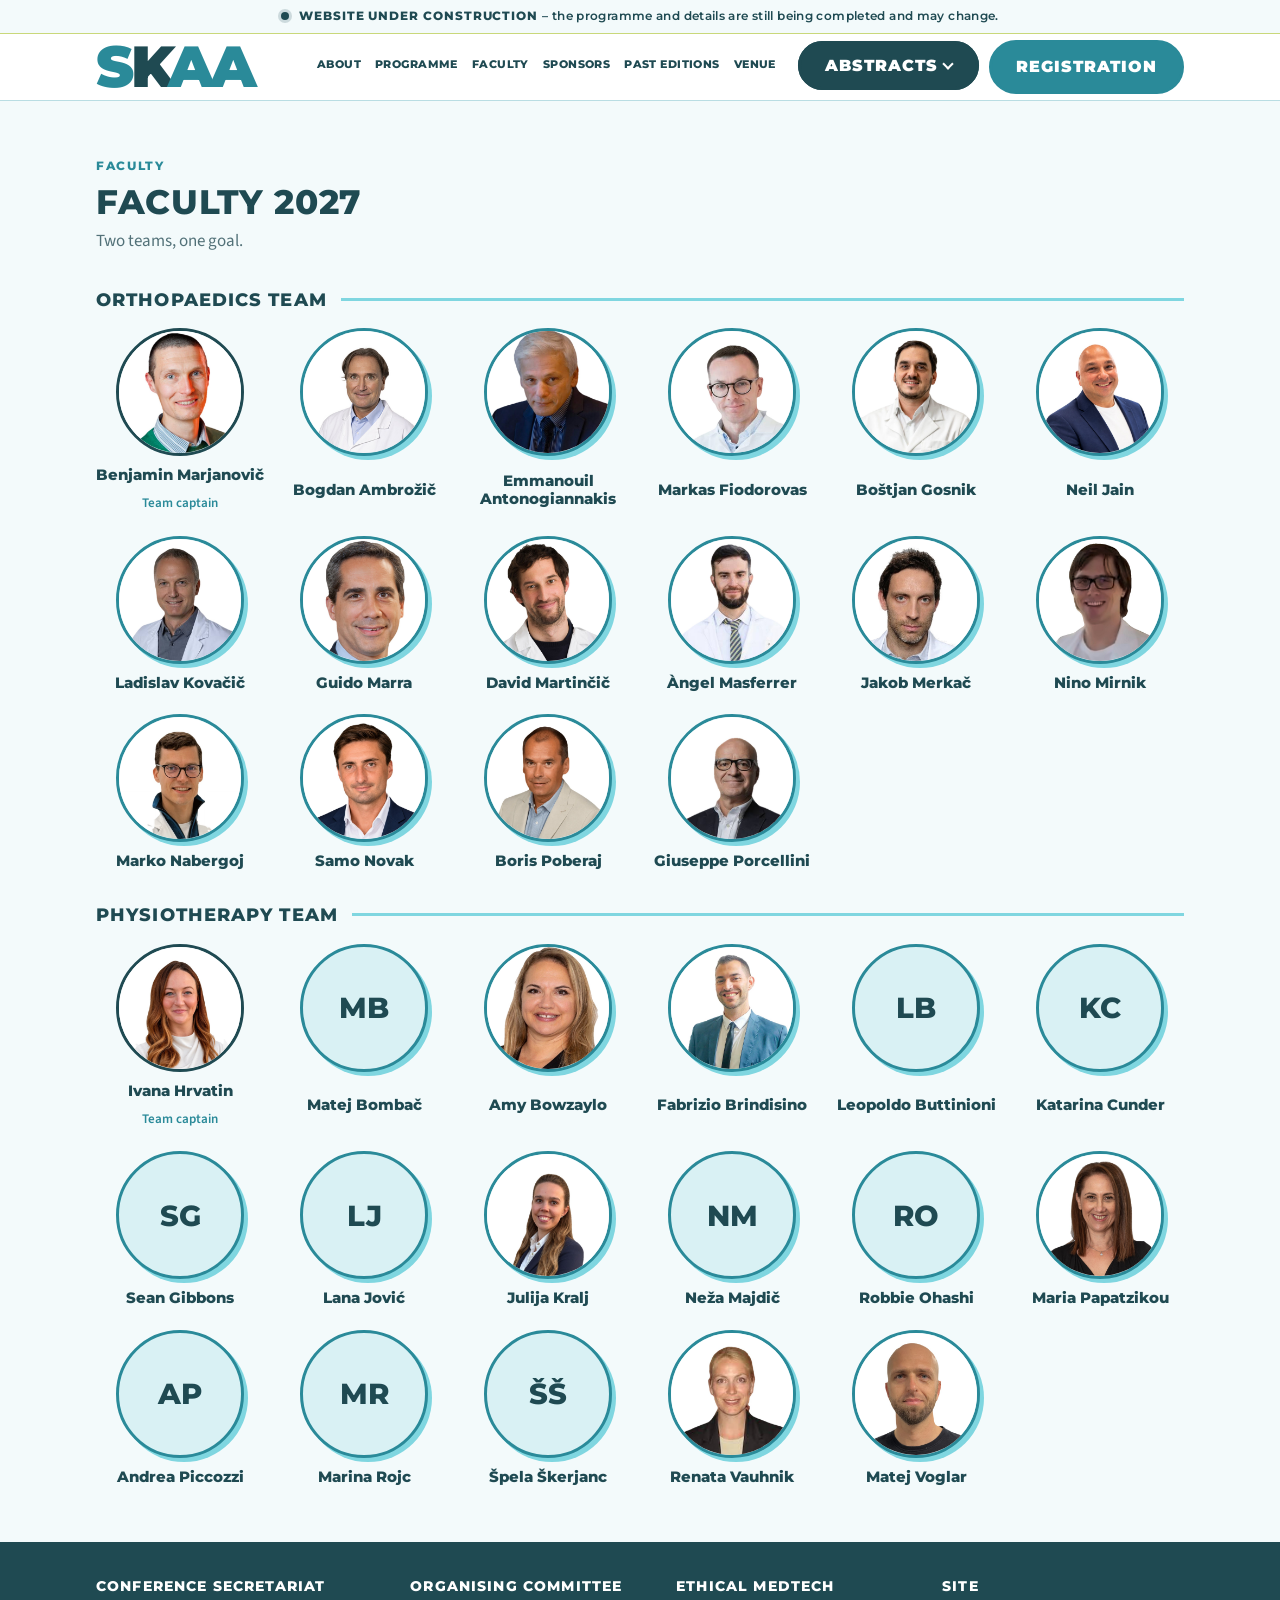
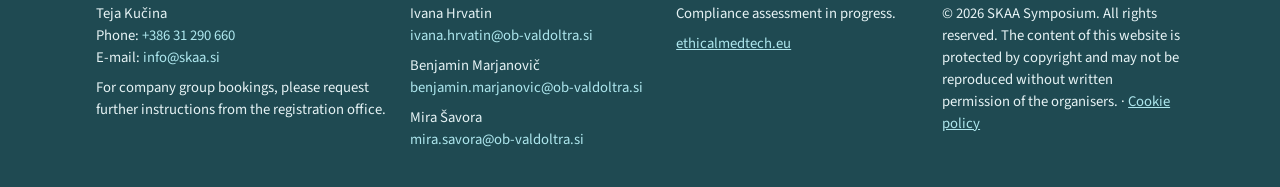
<file: faculty.html>
<!doctype html>
<html lang="en">
<head>
<meta charset="utf-8">
<meta name="viewport" content="width=device-width, initial-scale=1, viewport-fit=cover">
<title>SKAA Symposium – Faculty</title>
<meta name="description" content="Faculty of SKAA 2027 – the orthopaedics and physiotherapy teams of international speakers, battle teams and expert juries.">
<link rel="canonical" href="https://www.skaa.si/faculty.html">
<meta property="og:type" content="website">
<meta property="og:site_name" content="SKAA 2027 Symposium">
<meta property="og:title" content="SKAA Symposium – Faculty">
<meta property="og:description" content="Faculty of SKAA 2027 – the orthopaedics and physiotherapy teams of international speakers, battle teams and expert juries.">
<meta property="og:url" content="https://www.skaa.si/faculty.html">
<meta property="og:image" content="https://www.skaa.si/assets/og-image.png">
<meta property="og:image:width" content="1200"><meta property="og:image:height" content="630">
<meta property="og:locale" content="en_GB">
<meta name="twitter:card" content="summary_large_image">
<link rel="icon" href="favicon.ico" sizes="32x32">
<link rel="icon" type="image/png" sizes="32x32" href="favicon-32.png">
<link rel="icon" type="image/png" sizes="192x192" href="favicon-192.png">
<link rel="apple-touch-icon" href="apple-touch-icon.png">
<meta name="theme-color" content="#2a8a99">
<link rel="preload" href="fonts/montserrat-latin-800-normal.woff2" as="font" type="font/woff2" crossorigin>
<link rel="preload" href="fonts/source-sans-3-latin-400-normal.woff2" as="font" type="font/woff2" crossorigin>
<link rel="stylesheet" href="fonts/fonts.css">
<style>
/* Layout: full-width bands (hero, sponsors, archive, forms) with a 1120px inner column; outlined "flyer boxes" carry the 2025 visual language. */
:root{
  color-scheme:light;
  --bg:#f3fafb; --bg2:#ffffff; --fg:#1b3338; --muted:#527178;
  --teal:#2a8a99; --teal-deep:#1f4a52; --aqua:#7fd6e0; --aqua-soft:#d9f1f4;
  --line:#b9dde3; --box:#ffffff; --ok:#1f7a4a;
  --display:"Montserrat",system-ui,sans-serif; --body:"Source Sans 3","Segoe UI",system-ui,sans-serif;
}

*{box-sizing:border-box}
body{background:var(--bg);color:var(--fg);font-family:var(--body);font-size:17px;line-height:1.5;margin:0}
body::before{content:"";position:fixed;inset:0 0 auto;height:env(safe-area-inset-top,0px);z-index:10;background:var(--bg2)}
h1,h2,h3{font-family:var(--display);text-wrap:balance;line-height:1.15;margin:0}
h2{font-size:clamp(1.5rem,3vw,2.1rem);font-weight:800;color:var(--teal-deep);text-transform:uppercase;letter-spacing:.02em}
h3{font-size:1.15rem;font-weight:800;color:var(--teal-deep)}
p{margin:0}
a{color:var(--teal)}
.wrap{max-width:1120px;margin:0 auto;padding-left:max(16px,env(safe-area-inset-left,0px));padding-right:max(16px,env(safe-area-inset-right,0px))}
.band{padding-block:56px}
.band.alt{background:var(--bg2)}
.eyebrow{font-family:var(--display);font-size:.75rem;font-weight:800;letter-spacing:.14em;text-transform:uppercase;color:var(--teal)}
.sect-head{display:grid;gap:8px;margin-bottom:28px;max-width:62ch}
.sect-head p{color:var(--muted)}
@media (min-width:700px){.sect-head h2{text-wrap:nowrap;white-space:nowrap}}
.btn{display:inline-flex;align-items:center;gap:8px;font-family:var(--display);font-weight:800;font-size:.9rem;letter-spacing:.04em;text-transform:uppercase;padding:14px 22px;border-radius:999px;text-decoration:none;cursor:pointer;border:3px solid var(--teal);background:var(--teal);color:#fff;transition:transform .15s}
.btn.ghost{background:transparent;color:var(--teal-deep);border-color:var(--teal-deep)}
.btn:hover{transform:translateY(-1px)}
.btn:focus-visible,input:focus-visible,select:focus-visible,textarea:focus-visible,summary:focus-visible,a:focus-visible{outline:3px solid var(--aqua);outline-offset:2px}
.note{font-size:.95rem;color:var(--muted)}
.todo{display:inline-block;font-family:var(--display);font-size:.7rem;font-weight:800;letter-spacing:.08em;text-transform:uppercase;background:#ffe9a8;color:#5a4300;padding:3px 8px;border-radius:4px;vertical-align:middle}

/* header */
.uc{background:var(--lime);color:var(--teal-deep);border-bottom:1px solid #c9d87a}
.uc .wrap{display:flex;align-items:center;justify-content:center;gap:10px;padding-top:7px;padding-bottom:7px;font-family:var(--display);font-weight:800;font-size:.72rem;letter-spacing:.08em;text-transform:uppercase;text-align:center}
.uc i{flex:none;width:8px;height:8px;border-radius:50%;background:var(--teal-deep);box-shadow:0 0 0 3px rgba(31,74,82,.18)}
.uc span b{font-weight:600;letter-spacing:.03em;text-transform:none;font-size:.78rem}
@media (max-width:600px){.uc .wrap{font-size:.66rem;letter-spacing:.06em}}
header{position:sticky;top:env(safe-area-inset-top,0px);z-index:9;background:var(--bg2);border-bottom:1px solid var(--line)}
header .wrap{display:flex;align-items:center;justify-content:space-between;gap:16px;padding-block:6px}
.brand{display:flex;align-items:center;gap:12px;text-decoration:none;color:var(--teal-deep);font-family:var(--display)}
.brand-mark{font-weight:900;font-size:clamp(2.6rem,4.5vw,3.9rem);letter-spacing:-.06em;color:var(--teal);line-height:.85;display:block}
.brand-mark .k{color:var(--teal-deep);margin-right:-.05em}
.brand-mark .aa{letter-spacing:-.12em;color:var(--teal)}
.brand-mark .s{color:var(--teal)}
header .wrap{flex-wrap:wrap}
nav{flex:1;min-width:0}
nav ul{list-style:none;margin:0;padding:0;display:flex;flex-wrap:wrap;gap:2px 2px;justify-content:flex-end}
nav a{display:inline-block;text-decoration:none;color:var(--teal-deep);font-family:var(--display);font-weight:800;font-size:.66rem;letter-spacing:.04em;text-transform:uppercase;padding:8px 6px;white-space:nowrap;border-radius:999px;border-bottom:3px solid transparent;line-height:1}
nav a:hover{color:var(--teal);background:var(--aqua-soft)}
/* drop-down sub-menu (Abstracts) */
nav li.has-sub{position:relative}
nav li.has-sub>a::after{content:"";display:inline-block;width:5px;height:5px;margin:0 0 2px 5px;border-right:2px solid currentColor;border-bottom:2px solid currentColor;transform:rotate(45deg)}
nav ul.sub{display:none;position:absolute;top:100%;left:0;flex-direction:column;align-items:stretch;gap:2px;min-width:200px;margin:0;padding:6px;background:var(--bg2);border:1px solid var(--line);border-radius:10px;box-shadow:0 10px 24px rgba(31,74,82,.16);z-index:3}
nav li.has-sub:hover>ul.sub,nav li.has-sub:focus-within>ul.sub{display:flex}
nav ul.sub a{display:block;font-size:.7rem;padding:9px 12px;border-radius:8px}
@media (max-width:1000px){nav ul.sub{left:50%;transform:translateX(-50%)}}
.reg-btn{flex:none;font-family:var(--display);font-weight:900;font-size:1rem;letter-spacing:.06em;text-transform:uppercase;color:#fff;background:var(--teal);border:3px solid var(--teal);border-radius:999px;padding:12px 24px;text-decoration:none;white-space:nowrap;transition:box-shadow .15s,transform .15s}
/* the two header buttons: Abstracts (with its drop-down) and Registration */
.ctas{display:flex;align-items:center;gap:10px;flex:none}
.ctas .has-sub{position:relative}
.abs-btn{background:var(--teal-deep);border-color:var(--teal-deep)}
.abs-btn:hover{background:var(--teal);border-color:var(--teal);box-shadow:3px 3px 0 var(--lime)}
.abs-btn::after{content:"";display:inline-block;width:6px;height:6px;margin:0 0 3px 7px;border-right:2.5px solid currentColor;border-bottom:2.5px solid currentColor;transform:rotate(45deg)}
.ctas ul.sub{display:none;position:absolute;top:100%;right:0;flex-direction:column;align-items:stretch;gap:2px;min-width:230px;margin:4px 0 0;padding:6px;list-style:none;background:var(--bg2);border:1px solid var(--line);border-radius:10px;box-shadow:0 10px 24px rgba(31,74,82,.16);z-index:3}
.ctas .has-sub:hover>ul.sub,.ctas .has-sub:focus-within>ul.sub{display:flex}
.ctas ul.sub a{display:block;text-decoration:none;font-family:var(--display);font-weight:800;font-size:.72rem;letter-spacing:.04em;text-transform:uppercase;color:var(--teal-deep);padding:9px 12px;border-radius:8px}
.ctas ul.sub a:hover{color:var(--teal);background:var(--aqua-soft)}
.ctas ul.sub .sub-soon{display:block;font-family:var(--display);font-weight:800;font-size:.72rem;letter-spacing:.04em;text-transform:uppercase;color:var(--muted);padding:9px 12px;cursor:default}
.reg-btn:hover{background:var(--teal-deep);border-color:var(--teal-deep);box-shadow:3px 3px 0 var(--aqua);transform:translate(-1px,-1px)}
@media (max-width:1000px){
  header .wrap{flex-direction:column;align-items:stretch;gap:8px}
  nav ul{justify-content:center}
  .reg-btn{align-self:center}
  .ctas{align-self:center;flex-wrap:wrap;justify-content:center}
}

/* hero: the flyer's pale geometric field */
.hero{position:relative;overflow:hidden;background:
  linear-gradient(135deg,rgba(127,214,224,.35) 0 50%,transparent 50%) 0 0/420px 420px no-repeat,
  linear-gradient(225deg,rgba(127,214,224,.25) 0 50%,transparent 50%) 100% 100%/360px 360px no-repeat,
  linear-gradient(180deg,var(--aqua-soft),var(--bg));padding-block:48px 56px}
.hero .wrap{display:grid;gap:36px;max-width:760px}
.hero-logo{width:100%;max-width:720px;background:#fff;border-radius:12px;padding:16px;box-shadow:0 8px 30px rgba(31,74,82,.12)}
.hero-logo img{display:block;width:100%;height:auto}
.hero h1{font-size:clamp(1.3rem,2.6vw,1.75rem);font-weight:800;color:var(--teal-deep);margin-top:22px}
.when{display:grid;gap:4px;margin-top:18px;font-family:var(--display)}
.when b{font-size:clamp(1.2rem,2.4vw,1.6rem);font-weight:900;color:var(--teal-deep)}
.when span{font-weight:600;color:var(--fg)}
.cta{display:flex;flex-wrap:wrap;gap:12px;margin-top:24px}
/* flyer boxes */
.boxes{display:grid;grid-template-columns:repeat(2,1fr);gap:14px}
.box{border:3px solid var(--teal-deep);border-radius:12px;background:var(--box);padding:18px 16px;text-align:center;font-family:var(--display);font-weight:800;font-size:1rem;color:var(--teal-deep);display:flex;align-items:center;justify-content:center;min-height:84px;box-shadow:4px 4px 0 var(--aqua)}
.box.wide{grid-column:1/-1}

/* key facts */
.facts{display:grid;grid-template-columns:repeat(auto-fit,minmax(220px,1fr));gap:20px}
.fact{border-top:4px solid var(--teal);padding-top:12px}
.fact .eyebrow{color:var(--muted)}
.fact b{display:block;font-family:var(--display);font-weight:800;font-size:1.2rem;color:var(--teal-deep);margin-top:4px}

/* sponsors */
.tiers{display:grid;gap:28px}
.tier h3{display:flex;align-items:center;gap:12px;margin-bottom:12px}
.tier h3::after{content:"";flex:1;height:2px;background:var(--line)}
.logos{display:grid;gap:14px;grid-template-columns:repeat(auto-fill,minmax(200px,1fr))}
.logos.big{grid-template-columns:repeat(auto-fill,minmax(260px,1fr))}
.logos.small{grid-template-columns:repeat(auto-fill,minmax(150px,1fr))}
.logo-tile{display:flex;align-items:center;justify-content:center;aspect-ratio:5/2;max-width:100%;background:var(--box);border:2px dashed var(--line);border-radius:10px;text-decoration:none;color:var(--muted);font-family:var(--display);font-weight:600;font-size:.8rem;letter-spacing:.06em;text-transform:uppercase;padding:14px;transition:border-color .15s}
.logo-tile:hover{border-color:var(--teal)}
.logo-tile img{max-height:70px;max-width:85%;object-fit:contain}
.logo-tile.real{border-style:solid;background:#fff}
.partners{display:grid;grid-template-columns:1fr 1fr;gap:28px;margin-top:40px}
.partners .row{display:flex;flex-wrap:wrap;gap:14px;align-items:center;margin-top:12px}
.partners .row a{background:#fff;border-radius:8px;padding:8px 12px;display:inline-flex;align-items:center;border:1px solid var(--line)}
.partners img{height:54px;width:auto;max-width:100%}

/* archive */
.archive{display:grid;gap:18px;grid-template-columns:repeat(auto-fill,minmax(320px,1fr))}
.edition{background:var(--box);border:1px solid var(--line);border-radius:14px;overflow:hidden;display:grid;grid-template-rows:auto 1fr}
.edition .top{background:#fff;padding:18px;border-bottom:1px solid var(--line);display:flex;align-items:center;justify-content:center;min-height:120px}
.edition .top img{max-width:100%;height:auto;max-height:90px}
.edition .top.future{background:var(--aqua-soft);color:var(--muted);font-family:var(--display);font-weight:800;font-size:1.6rem;letter-spacing:.04em}
.edition .body{padding:18px;display:grid;gap:10px;align-content:start}
.edition .slogan{font-family:var(--display);font-weight:800;color:var(--teal-deep);font-size:1.05rem}
.edition dl{display:grid;grid-template-columns:auto 1fr;gap:4px 12px;margin:0;font-size:.95rem}
.edition dt{color:var(--muted)}.edition dd{margin:0}
.edition .links{display:flex;flex-wrap:wrap;gap:8px;margin-top:4px}
.chip{display:inline-flex;align-items:center;gap:6px;font-size:.85rem;font-weight:600;padding:6px 12px;border-radius:999px;border:2px solid var(--teal);color:var(--teal);text-decoration:none;background:transparent}
.chip.disabled{border-color:var(--line);color:var(--muted);cursor:default}
details.faculty{margin-top:6px}
details.faculty summary{cursor:pointer;color:var(--teal);font-weight:600;font-size:.95rem}
details.faculty ul{columns:2;gap:20px;margin:10px 0 0;padding-left:18px;font-size:.92rem}

/* forms */
.form-grid{display:grid;grid-template-columns:1.4fr 1fr;gap:40px;align-items:start}
form{display:grid;gap:22px;min-width:0}
fieldset{border:1px solid var(--line);border-radius:12px;padding:18px 18px 20px;margin:0;background:var(--box);display:grid;gap:14px;min-width:0}
legend{font-family:var(--display);font-weight:800;color:var(--teal-deep);padding:0 8px;font-size:1rem;text-transform:uppercase;letter-spacing:.06em}
.row2{display:grid;grid-template-columns:1fr 1fr;gap:14px}
.row3{display:grid;grid-template-columns:1fr 1fr 1fr;gap:14px}
label.f{display:grid;gap:5px;font-size:.9rem;font-weight:600;color:var(--muted);min-width:0}
label.f .req{color:#c0392b}
input[type=text],input[type=email],input[type=tel],select,textarea{width:100%;font:inherit;font-size:1rem;color:var(--fg);background:var(--bg2);border:1.5px solid var(--line);border-radius:8px;padding:10px 12px;min-width:0}
textarea{min-height:160px;resize:vertical}
.check{display:flex;gap:10px;align-items:flex-start;font-size:.95rem;font-weight:400;color:var(--fg)}
.check input{margin-top:4px;width:18px;height:18px;accent-color:var(--teal)}
.fees{display:grid;gap:8px}
.fee{display:grid;grid-template-columns:auto 1fr auto;gap:12px;align-items:center;padding:10px 12px;border:1.5px solid var(--line);border-radius:8px}
.fee b{font-family:var(--display);font-weight:800;color:var(--teal-deep);font-variant-numeric:tabular-nums}
.side{display:grid;gap:18px;align-self:start;position:sticky;top:90px}
.card{background:var(--box);border:1px solid var(--line);border-radius:12px;padding:20px;display:grid;gap:10px}
.card h3{font-size:1rem;text-transform:uppercase;letter-spacing:.06em}
.payee{font-size:.95rem;display:grid;grid-template-columns:auto 1fr;gap:4px 12px}
.payee dt{color:var(--muted)}.payee dd{margin:0;font-weight:600;user-select:all}
.copy{justify-self:start;font:inherit;font-size:.85rem;font-weight:600;color:var(--teal);background:none;border:1.5px solid var(--teal);border-radius:999px;padding:5px 12px;cursor:pointer}
.counter{font-size:.85rem;color:var(--muted);text-align:right;font-variant-numeric:tabular-nums}
.done{background:var(--aqua-soft);border:2px solid var(--teal);border-radius:12px;padding:18px;display:grid;gap:6px}
.done b{color:var(--ok);font-family:var(--display)}

/* venue */
.venue{display:grid;grid-template-columns:1fr 1fr;gap:32px;align-items:center}
.venue img{width:100%;max-width:100%;height:auto;border-radius:14px;border:3px solid var(--teal-deep);box-shadow:6px 6px 0 var(--aqua)}
.venue ul{margin:12px 0 0;padding-left:20px;display:grid;gap:6px}

/* welcome letter */
.welcome{display:grid;grid-template-columns:1fr 2fr;gap:40px;align-items:start}
.welcome-head{position:sticky;top:90px;display:grid;gap:10px;border-left:4px solid var(--teal);padding-left:18px}
.welcome-head .sub{font-family:var(--display);font-weight:800;font-size:1.05rem;color:var(--teal-deep);line-height:1.3}
.welcome-head .sub.muted{font-weight:600;color:var(--muted);font-size:.95rem}
.welcome-head .motto{font-family:var(--display);font-weight:900;font-size:clamp(1.6rem,3vw,2.2rem);color:var(--teal);text-transform:uppercase;letter-spacing:.02em;line-height:1.05;margin-top:6px}
.letter{display:grid;gap:16px;max-width:68ch;min-width:0}
.letter h3{margin-top:10px;font-size:1.25rem}
.letter .salute{font-family:var(--display);font-weight:800;color:var(--teal-deep)}
.letter em{color:var(--teal);font-style:normal;font-weight:600}
.letter .sign{margin-top:6px}
.letter .cta{margin-top:4px}
.topics{display:grid;grid-template-columns:1fr 1fr;gap:16px}
.topic{background:var(--box);border:3px solid var(--teal-deep);border-radius:12px;padding:16px;box-shadow:4px 4px 0 var(--aqua);display:grid;gap:6px;font-size:.97rem}

/* faculty */
.people{display:grid;gap:22px 16px;grid-template-columns:repeat(auto-fill,minmax(150px,1fr))}
.person{display:grid;justify-items:center;gap:10px;background:none;border:0;padding:0;font:inherit;color:var(--fg);cursor:pointer;text-align:center;min-width:0}
.person .photo{width:128px;height:128px;max-width:100%;border-radius:50%;overflow:hidden;border:3px solid var(--teal);box-shadow:4px 4px 0 var(--aqua);background:var(--aqua-soft);display:flex;align-items:center;justify-content:center;font-family:var(--display);font-weight:800;font-size:1.8rem;color:var(--teal-deep);transition:transform .15s}
.person .photo img{width:100%;height:100%;object-fit:cover;display:block}
.person:hover .photo{transform:translateY(-3px)}
.person .name{font-family:var(--display);font-weight:800;font-size:.95rem;color:var(--teal-deep);line-height:1.2}
.person .role{font-size:.82rem;color:var(--muted)}
.modal{position:fixed;inset:0;z-index:20;background:rgba(15,31,35,.6);display:flex;align-items:center;justify-content:center;padding:max(16px,env(safe-area-inset-left,0px))}
.modal-box{background:var(--bg2);color:var(--fg);border-radius:16px;max-width:620px;width:100%;max-height:90vh;overflow:auto;padding:28px;display:grid;gap:14px;border-top:6px solid var(--teal);position:relative}
.modal-head{display:flex;gap:18px;align-items:center}
.modal-head .photo{width:96px;height:96px;flex:none;border-radius:50%;overflow:hidden;border:3px solid var(--teal);background:var(--aqua-soft);display:flex;align-items:center;justify-content:center;font-family:var(--display);font-weight:800;font-size:1.5rem;color:var(--teal-deep)}
.modal-head .photo img{width:100%;height:100%;object-fit:cover}
.modal-head h3{font-size:1.3rem}
.modal-close{position:absolute;top:12px;right:12px;width:36px;height:36px;border-radius:50%;border:2px solid var(--line);background:var(--bg2);color:var(--fg);font-size:1.2rem;cursor:pointer}
.modal-box p{max-width:62ch}

footer{background:var(--teal-deep);color:#e6f3f5;padding-block:36px;font-size:.92rem}
:root[data-theme="dark"] footer,footer{color:#e6f3f5}
footer .wrap{display:grid;grid-template-columns:1.2fr 1fr 1fr 1fr;gap:24px}
footer a{color:#aee7ee}
footer h3{color:#fff;font-size:.9rem;text-transform:uppercase;letter-spacing:.08em;margin-bottom:8px}
footer .mail{color:#aee7ee;user-select:all}

@media (max-width:860px){
  .form-grid,.venue,.partners,.welcome{grid-template-columns:1fr}
  .welcome-head{position:static}
  footer .wrap{grid-template-columns:1fr 1fr}
  .side{position:static}
  .row3{grid-template-columns:1fr 1fr}
}
@media (max-width:520px){
  body{font-size:16px}
  .boxes,.row2,.row3,.topics{grid-template-columns:1fr}
  .box{min-height:64px}
  details.faculty ul{columns:1}
  .band{padding-block:40px}
}
@media (prefers-reduced-motion:reduce){*{transition:none!important}}
</style>
<style>img{max-width:100%}
a.person{text-decoration:none}
a.person:hover .name{color:var(--teal)}
.team{margin-top:34px}
.team-head{display:flex;align-items:center;gap:14px;margin:0 0 18px;font-family:var(--display);font-weight:800;font-size:1.15rem;color:var(--teal-deep);text-transform:uppercase;letter-spacing:.06em}
.team-head::after{content:"";flex:1;height:3px;background:var(--aqua)}
.team-head .count{font-family:var(--body);font-weight:600;font-size:.85rem;letter-spacing:0;text-transform:none;color:var(--muted)}
.person.captain .photo{border-color:var(--teal-deep);box-shadow:4px 4px 0 var(--lime)}
.person.captain .role{color:var(--teal);font-weight:700}
</style>
</head>
<body>
<a id="page-top" tabindex="-1" aria-hidden="true" style="position:absolute;top:0;left:0;width:1px;height:1px;overflow:hidden;opacity:0;outline:none"></a>
<div class="uc" role="status"><div class="wrap"><i aria-hidden="true"></i><span>Website under construction <b>– the programme and details are still being completed and may change.</b></span></div></div>
<header>
  <div class="wrap">
    <a class="brand" href="index.html" title="SKAA – home page" aria-label="SKAA – home page"><span class="brand-mark"><span class="s">S</span><span class="k">K</span><span class="aa">AA</span></span></a>
    <nav aria-label="Main">
      <ul>
        <li><a href="about.html">About</a></li>
        <li><a href="programme.html">Programme</a></li>
        <li><a href="#faculty">Faculty</a></li>
        <li><a href="sponsors.html">Sponsors</a></li>
        <li><a href="archive.html">Past editions</a></li>
        <li><a href="venue.html">Venue</a></li>
      </ul>
    </nav>
    <div class="ctas">
      <div class="has-sub">
        <a class="reg-btn abs-btn" href="abstracts.html" aria-haspopup="true">Abstracts</a>
        <ul class="sub" aria-label="Abstracts">
          <li><a href="abstracts.html">Submission guidelines</a></li>
          <li><span class="sub-soon">Submit an abstract – opens shortly</span></li>
        </ul>
      </div>
      <a class="reg-btn" href="registration.html">Registration</a>
    </div>
  </div>
</header>
<section class="band" id="faculty">
  <div class="wrap">
    <div class="sect-head">
      <span class="eyebrow">Faculty</span>
      <h2>Faculty 2027</h2>
      <p>Two teams, one goal.</p>
    </div>
    <div id="people"></div>
  </div>
</section>

<footer id="contact">
  <div class="wrap">
    <div>
      <h3>Conference secretariat</h3>
      <p>Teja Kučina<br>Phone: <span class="mail">+386 31 290 660</span><br>E-mail: <span class="mail">info@skaa.si</span></p>
      <p style="margin-top:8px">For company group bookings, please request further instructions from the registration office.</p>
    </div>
    <div>
      <h3>Organising committee</h3>
      <p>Ivana Hrvatin<br><span class="mail">ivana.hrvatin@ob-valdoltra.si</span></p>
      <p style="margin-top:8px">Benjamin Marjanovič<br><span class="mail">benjamin.marjanovic@ob-valdoltra.si</span></p>
      <p style="margin-top:8px">Mira Šavora<br><span class="mail">mira.savora@ob-valdoltra.si</span></p>
    </div>
    <div>
      <h3>Ethical MedTech</h3>
      <p>Compliance assessment in progress.</p>
      <p style="margin-top:8px"><a href="https://www.ethicalmedtech.eu">ethicalmedtech.eu</a></p>
    </div>
    <div>
      <h3>Site</h3>
      <p>© 2026 SKAA Symposium. All rights reserved. The content of this website is protected by copyright and may not be reproduced without written permission of the organisers. · <a href="cookies.html">Cookie policy</a></p>
    </div>
  </div>
</footer>
<script src="faculty-data.js"></script>
<script>
(function(){
  /* Faculty grid – speakers are edited in faculty-data.js; each card links to the speaker's subpage. */
  var U=window.SKAA_FACULTY_UTIL, box=document.getElementById('people');
  U.teams().forEach(function(t){
    var sec=document.createElement('section'); sec.className='team'; sec.id='team-'+t.key;
    var h=document.createElement('h3'); h.className='team-head'; h.textContent=t.label; sec.appendChild(h);
    var grid=document.createElement('div'); grid.className='people';
    t.people.forEach(function(p){
      var a=document.createElement('a'); a.className='person'+(p.captain?' captain':''); a.href='speaker.html#'+p.slug; a.id='person-'+p.slug;
      a.innerHTML='<span class="photo">'+U.photoHtml(p)+'</span><span class="name"></span>'+(p.captain?'<span class="role">Team captain</span>':'');
      a.querySelector('.name').textContent=p.name;
      grid.appendChild(a);
    });
    sec.appendChild(grid); box.appendChild(sec);
  });
})();
</script>
</body>
</html>
</file>
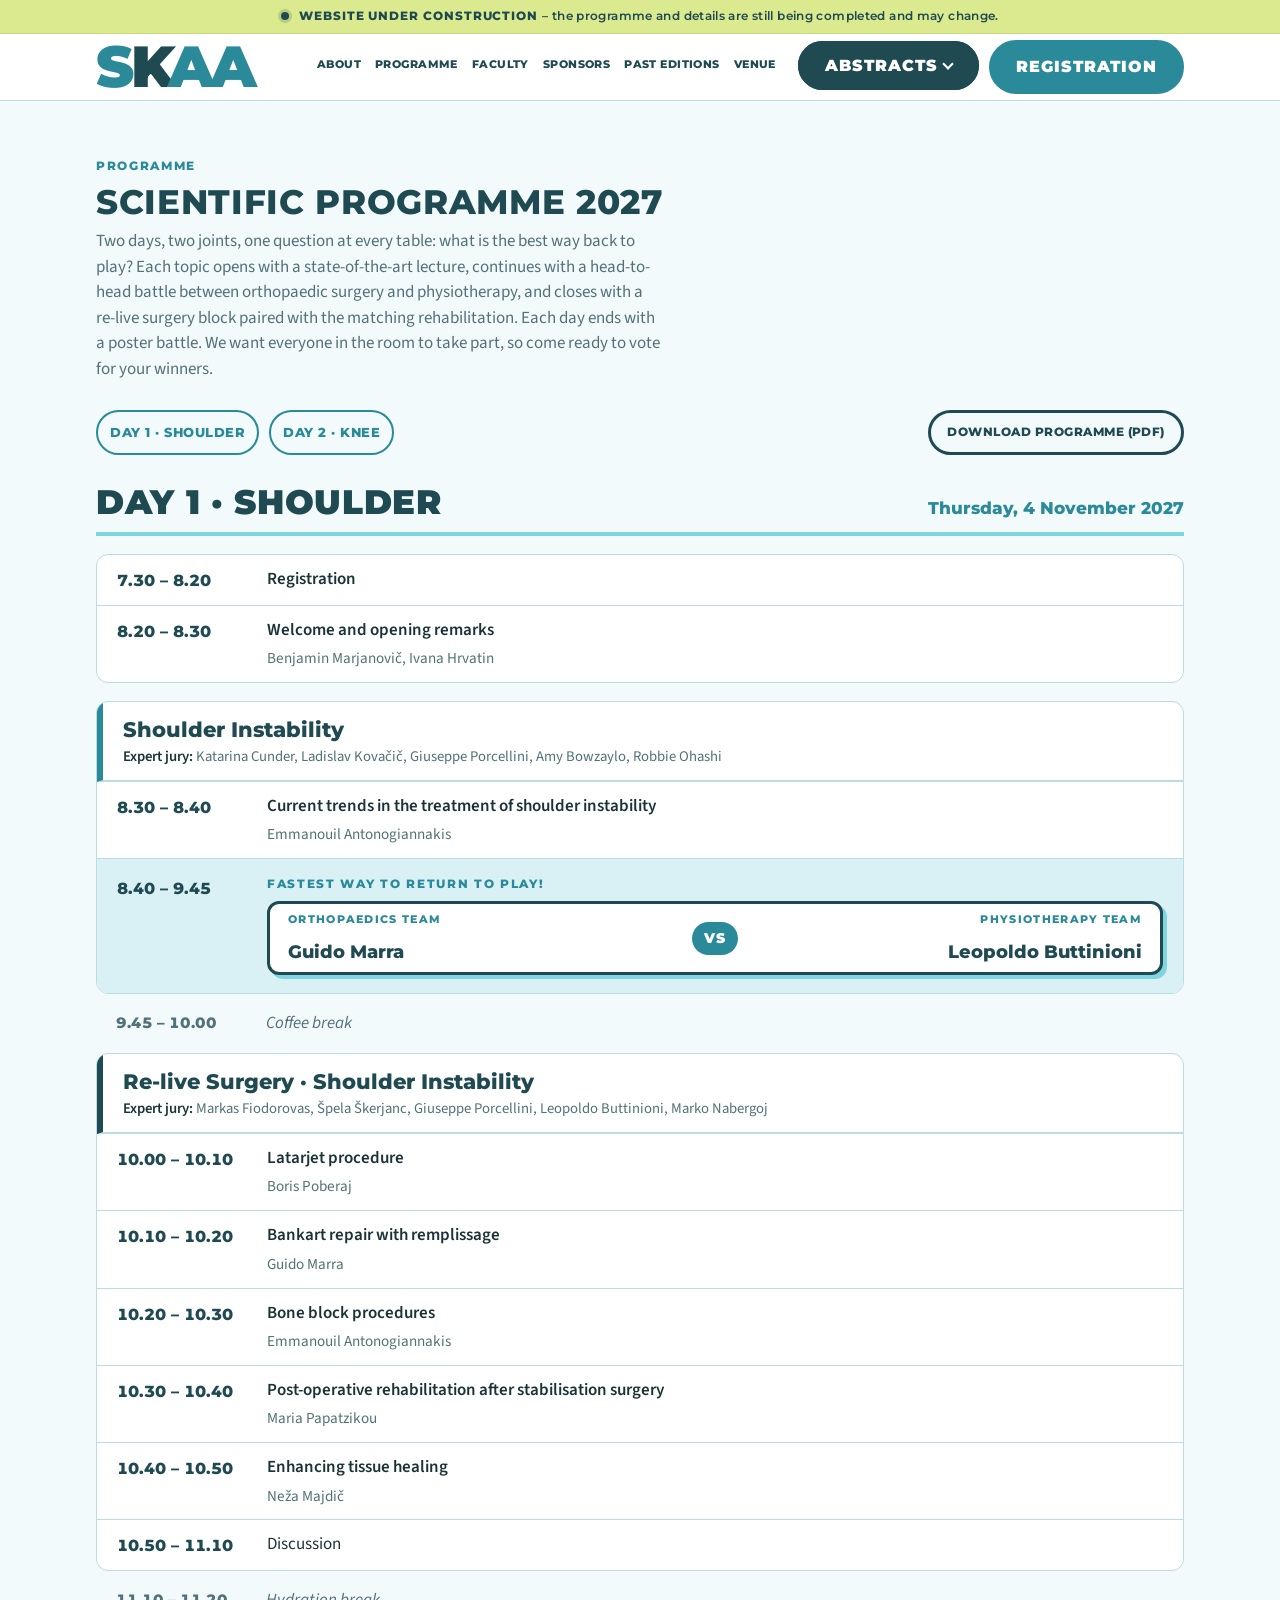
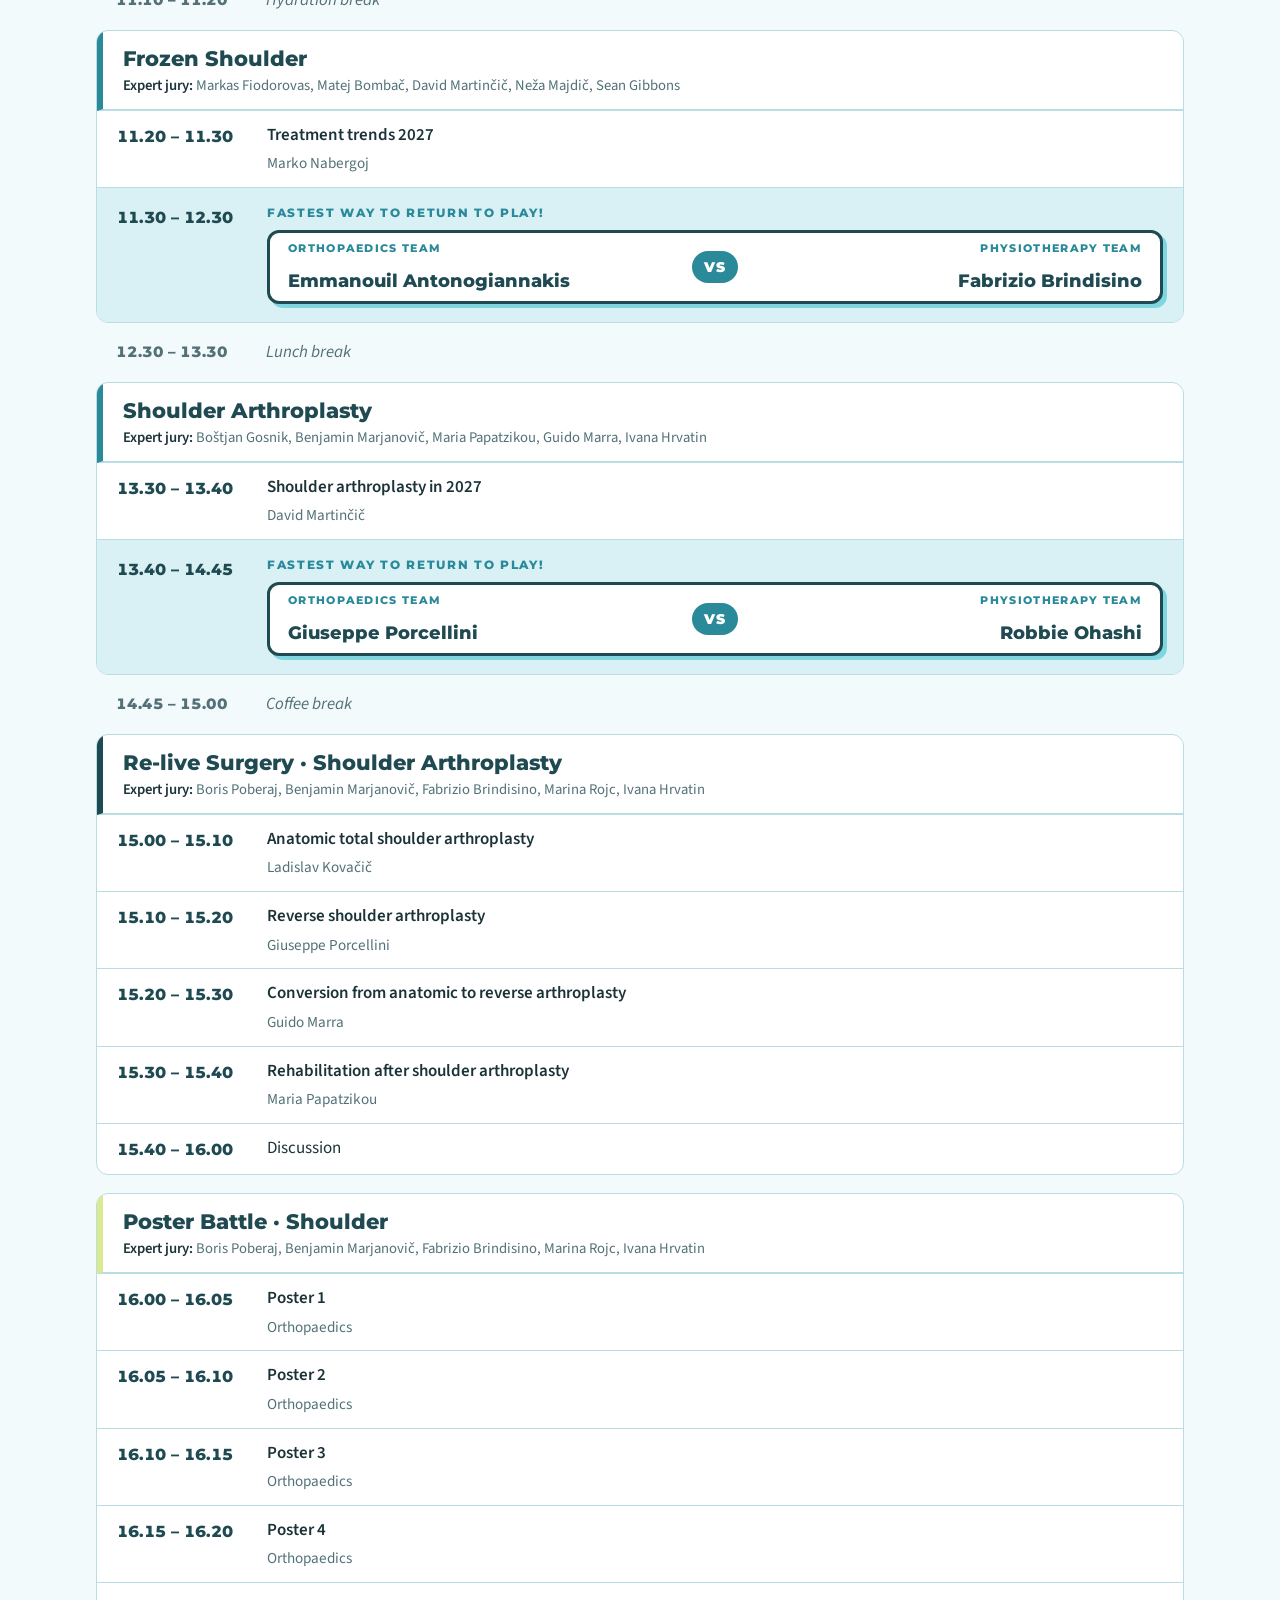
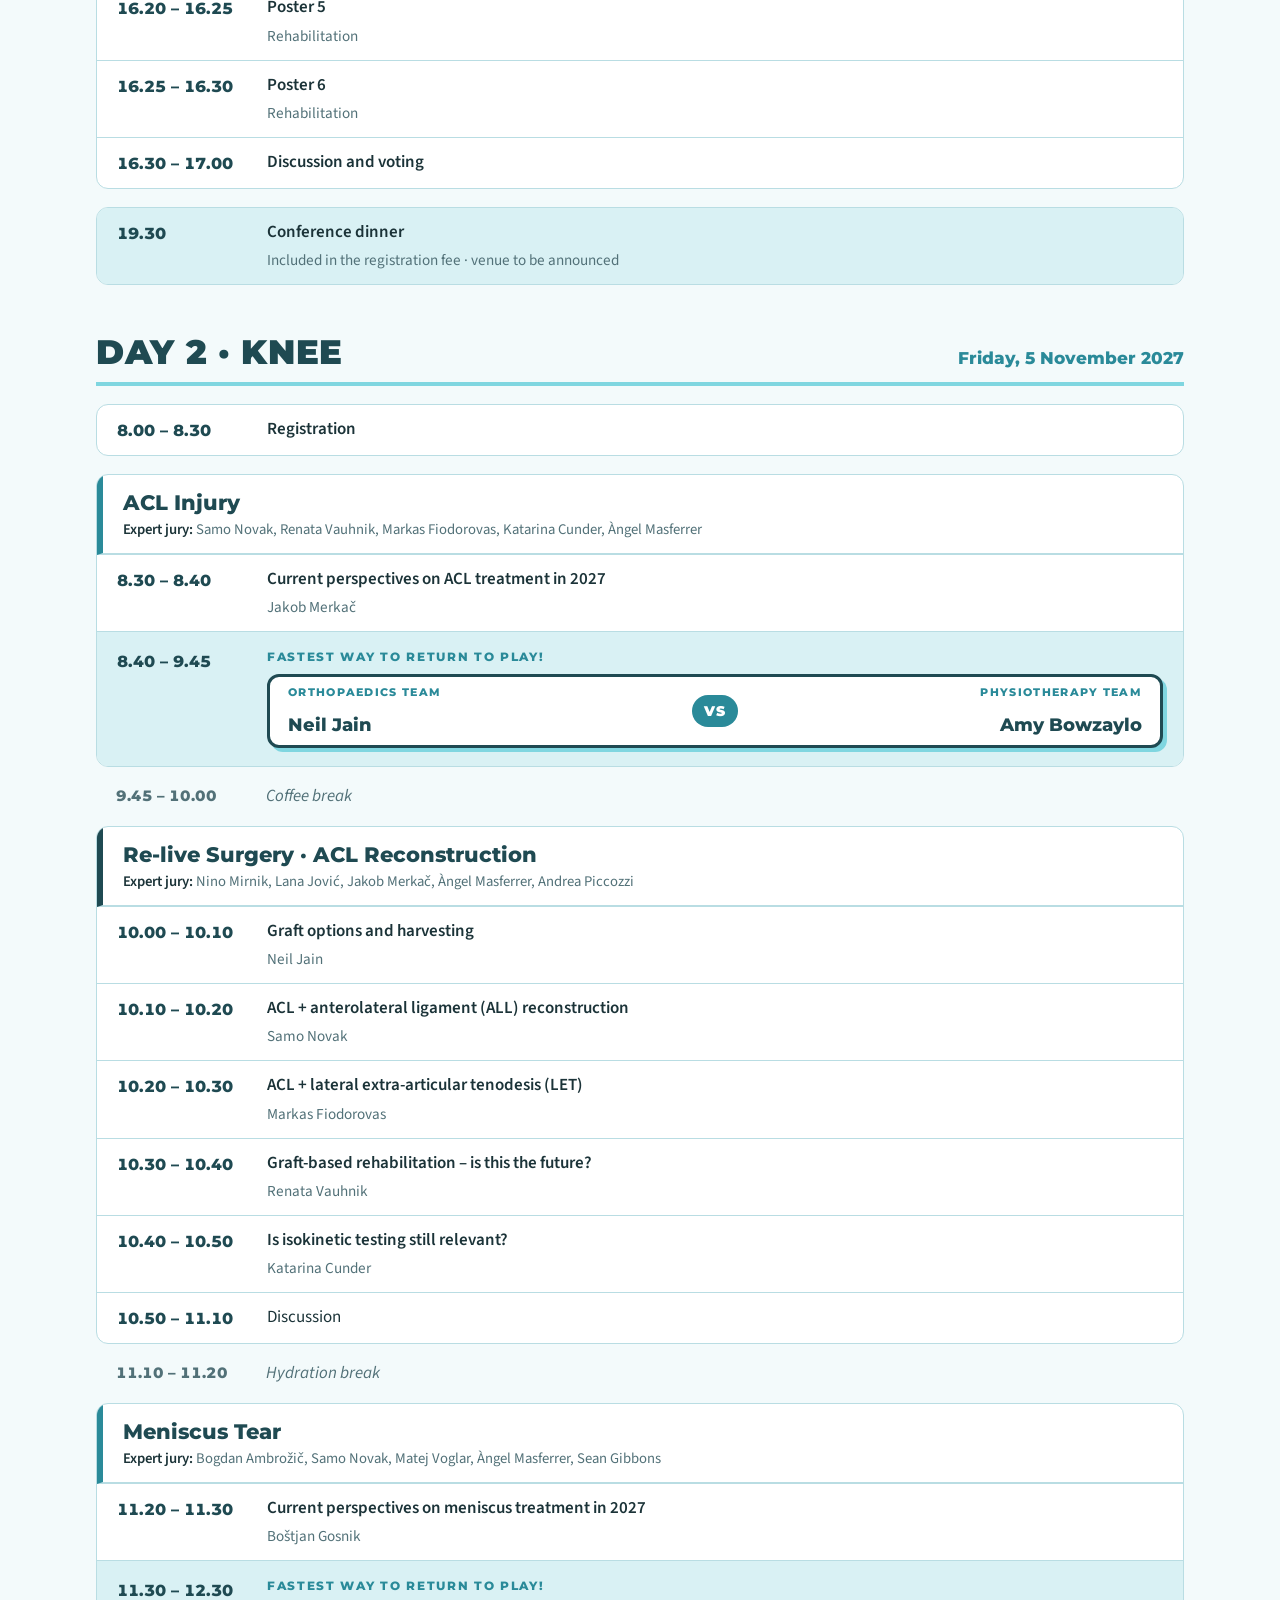
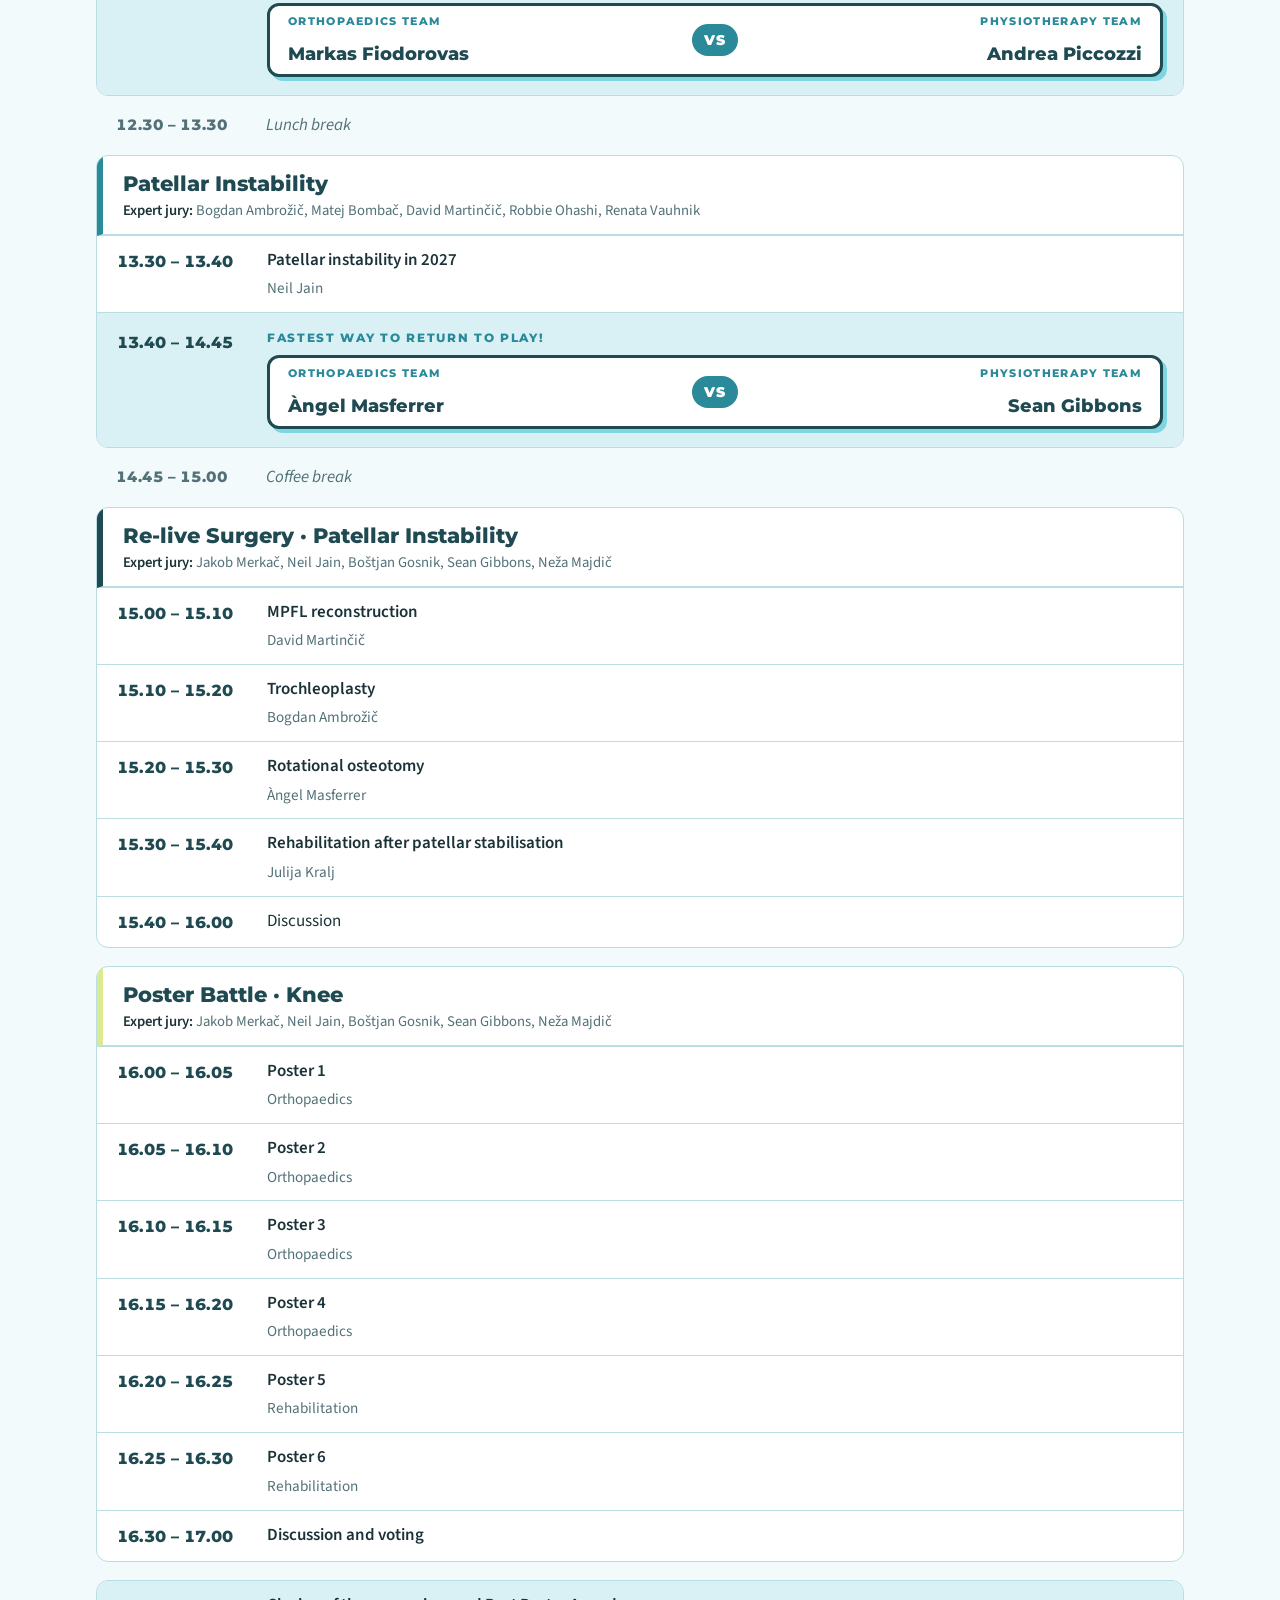
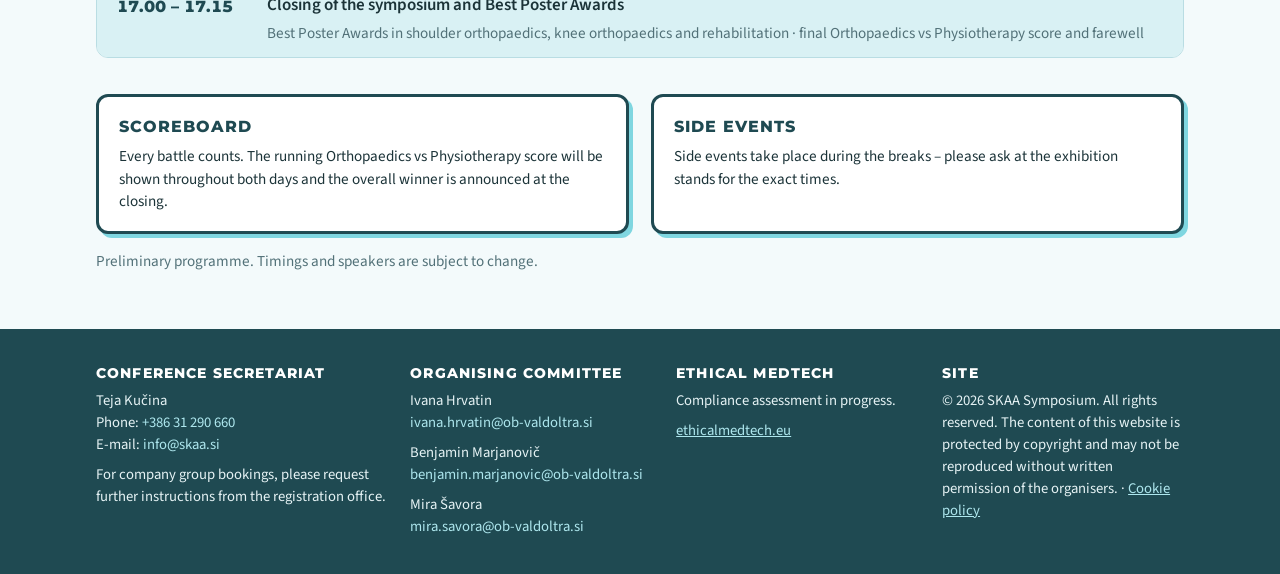
<file: programme.html>
<!doctype html>
<html lang="en">
<head>
<meta charset="utf-8">
<meta name="viewport" content="width=device-width, initial-scale=1, viewport-fit=cover">
<title>SKAA Symposium – Programme</title>
<meta name="description" content="Scientific programme of SKAA 2027: shoulder day (4 November) and knee day (5 November 2027) with lectures, battles, re-live surgery sessions and poster battles.">
<link rel="canonical" href="https://www.skaa.si/programme.html">
<meta property="og:type" content="website">
<meta property="og:site_name" content="SKAA 2027 Symposium">
<meta property="og:title" content="SKAA Symposium – Programme">
<meta property="og:description" content="Scientific programme of SKAA 2027: shoulder day (4 November) and knee day (5 November 2027) with lectures, battles, re-live surgery sessions and poster battles.">
<meta property="og:url" content="https://www.skaa.si/programme.html">
<meta property="og:image" content="https://www.skaa.si/assets/og-image.png">
<meta property="og:image:width" content="1200"><meta property="og:image:height" content="630">
<meta property="og:locale" content="en_GB">
<meta name="twitter:card" content="summary_large_image">
<link rel="icon" href="favicon.ico" sizes="32x32">
<link rel="icon" type="image/png" sizes="32x32" href="favicon-32.png">
<link rel="icon" type="image/png" sizes="192x192" href="favicon-192.png">
<link rel="apple-touch-icon" href="apple-touch-icon.png">
<meta name="theme-color" content="#2a8a99">
<link rel="preload" href="fonts/montserrat-latin-800-normal.woff2" as="font" type="font/woff2" crossorigin>
<link rel="preload" href="fonts/source-sans-3-latin-400-normal.woff2" as="font" type="font/woff2" crossorigin>
<link rel="stylesheet" href="fonts/fonts.css">
<style>
/* Layout: full-width bands (hero, sponsors, archive, forms) with a 1120px inner column; outlined "flyer boxes" carry the 2025 visual language. */
:root{
  color-scheme:light;
  --bg:#f3fafb; --bg2:#ffffff; --fg:#1b3338; --muted:#527178;
  --teal:#2a8a99; --teal-deep:#1f4a52; --aqua:#7fd6e0; --aqua-soft:#d9f1f4;
  --line:#b9dde3; --lime:#dbe98f; --box:#ffffff; --ok:#1f7a4a;
  --display:"Montserrat",system-ui,sans-serif; --body:"Source Sans 3","Segoe UI",system-ui,sans-serif;
}

*{box-sizing:border-box}
body{background:var(--bg);color:var(--fg);font-family:var(--body);font-size:17px;line-height:1.5;margin:0}
body::before{content:"";position:fixed;inset:0 0 auto;height:env(safe-area-inset-top,0px);z-index:10;background:var(--bg2)}
h1,h2,h3{font-family:var(--display);text-wrap:balance;line-height:1.15;margin:0}
h2{font-size:clamp(1.5rem,3vw,2.1rem);font-weight:800;color:var(--teal-deep);text-transform:uppercase;letter-spacing:.02em}
h3{font-size:1.15rem;font-weight:800;color:var(--teal-deep)}
.h-link{color:inherit;text-decoration:none;border-bottom:4px solid var(--aqua)}
.h-link:hover{color:var(--teal)}
p{margin:0}
a{color:var(--teal)}
.wrap{max-width:1120px;margin:0 auto;padding-left:max(16px,env(safe-area-inset-left,0px));padding-right:max(16px,env(safe-area-inset-right,0px))}
.band{padding-block:56px}
.band.alt{background:var(--bg2)}
.eyebrow{font-family:var(--display);font-size:.75rem;font-weight:800;letter-spacing:.14em;text-transform:uppercase;color:var(--teal)}
.sect-head{display:grid;gap:8px;margin-bottom:28px;max-width:62ch}
.sect-head p{color:var(--muted)}
@media (min-width:700px){.sect-head h2{text-wrap:nowrap;white-space:nowrap}}
.btn{display:inline-flex;align-items:center;gap:8px;font-family:var(--display);font-weight:800;font-size:.9rem;letter-spacing:.04em;text-transform:uppercase;padding:14px 22px;border-radius:999px;text-decoration:none;cursor:pointer;border:3px solid var(--teal);background:var(--teal);color:#fff;transition:transform .15s}
.btn.ghost{background:transparent;color:var(--teal-deep);border-color:var(--teal-deep)}
.btn:hover{transform:translateY(-1px)}
.btn:focus-visible,input:focus-visible,select:focus-visible,textarea:focus-visible,summary:focus-visible,a:focus-visible{outline:3px solid var(--aqua);outline-offset:2px}
.note{font-size:.95rem;color:var(--muted)}
.todo{display:inline-block;font-family:var(--display);font-size:.7rem;font-weight:800;letter-spacing:.08em;text-transform:uppercase;background:#ffe9a8;color:#5a4300;padding:3px 8px;border-radius:4px;vertical-align:middle}

/* header */
.uc{background:var(--lime);color:var(--teal-deep);border-bottom:1px solid #c9d87a}
.uc .wrap{display:flex;align-items:center;justify-content:center;gap:10px;padding-top:7px;padding-bottom:7px;font-family:var(--display);font-weight:800;font-size:.72rem;letter-spacing:.08em;text-transform:uppercase;text-align:center}
.uc i{flex:none;width:8px;height:8px;border-radius:50%;background:var(--teal-deep);box-shadow:0 0 0 3px rgba(31,74,82,.18)}
.uc span b{font-weight:600;letter-spacing:.03em;text-transform:none;font-size:.78rem}
@media (max-width:600px){.uc .wrap{font-size:.66rem;letter-spacing:.06em}}
header{position:sticky;top:env(safe-area-inset-top,0px);z-index:9;background:var(--bg2);border-bottom:1px solid var(--line)}
header .wrap{display:flex;align-items:center;justify-content:space-between;gap:16px;padding-block:6px}
.brand{display:flex;align-items:center;gap:12px;text-decoration:none;color:var(--teal-deep);font-family:var(--display)}
.brand-mark{font-weight:900;font-size:clamp(2.6rem,4.5vw,3.9rem);letter-spacing:-.06em;color:var(--teal);line-height:.85;display:block}
.brand-mark .k{color:var(--teal-deep);margin-right:-.05em}
.brand-mark .aa{letter-spacing:-.12em;color:var(--teal)}
.brand-mark .s{color:var(--teal)}
header .wrap{flex-wrap:wrap}
nav{flex:1;min-width:0}
nav ul{list-style:none;margin:0;padding:0;display:flex;flex-wrap:wrap;gap:2px 2px;justify-content:flex-end}
nav a{display:inline-block;text-decoration:none;color:var(--teal-deep);font-family:var(--display);font-weight:800;font-size:.66rem;letter-spacing:.04em;text-transform:uppercase;padding:8px 6px;white-space:nowrap;border-radius:999px;border-bottom:3px solid transparent;line-height:1}
nav a:hover{color:var(--teal);background:var(--aqua-soft)}
/* drop-down sub-menu (Abstracts) */
nav li.has-sub{position:relative}
nav li.has-sub>a::after{content:"";display:inline-block;width:5px;height:5px;margin:0 0 2px 5px;border-right:2px solid currentColor;border-bottom:2px solid currentColor;transform:rotate(45deg)}
nav ul.sub{display:none;position:absolute;top:100%;left:0;flex-direction:column;align-items:stretch;gap:2px;min-width:200px;margin:0;padding:6px;background:var(--bg2);border:1px solid var(--line);border-radius:10px;box-shadow:0 10px 24px rgba(31,74,82,.16);z-index:3}
nav li.has-sub:hover>ul.sub,nav li.has-sub:focus-within>ul.sub{display:flex}
nav ul.sub a{display:block;font-size:.7rem;padding:9px 12px;border-radius:8px}
@media (max-width:1000px){nav ul.sub{left:50%;transform:translateX(-50%)}}
.reg-btn{flex:none;font-family:var(--display);font-weight:900;font-size:1rem;letter-spacing:.06em;text-transform:uppercase;color:#fff;background:var(--teal);border:3px solid var(--teal);border-radius:999px;padding:12px 24px;text-decoration:none;white-space:nowrap;transition:box-shadow .15s,transform .15s}
/* the two header buttons: Abstracts (with its drop-down) and Registration */
.ctas{display:flex;align-items:center;gap:10px;flex:none}
.ctas .has-sub{position:relative}
.abs-btn{background:var(--teal-deep);border-color:var(--teal-deep)}
.abs-btn:hover{background:var(--teal);border-color:var(--teal);box-shadow:3px 3px 0 var(--lime)}
.abs-btn::after{content:"";display:inline-block;width:6px;height:6px;margin:0 0 3px 7px;border-right:2.5px solid currentColor;border-bottom:2.5px solid currentColor;transform:rotate(45deg)}
.ctas ul.sub{display:none;position:absolute;top:100%;right:0;flex-direction:column;align-items:stretch;gap:2px;min-width:230px;margin:4px 0 0;padding:6px;list-style:none;background:var(--bg2);border:1px solid var(--line);border-radius:10px;box-shadow:0 10px 24px rgba(31,74,82,.16);z-index:3}
.ctas .has-sub:hover>ul.sub,.ctas .has-sub:focus-within>ul.sub{display:flex}
.ctas ul.sub a{display:block;text-decoration:none;font-family:var(--display);font-weight:800;font-size:.72rem;letter-spacing:.04em;text-transform:uppercase;color:var(--teal-deep);padding:9px 12px;border-radius:8px}
.ctas ul.sub a:hover{color:var(--teal);background:var(--aqua-soft)}
.ctas ul.sub .sub-soon{display:block;font-family:var(--display);font-weight:800;font-size:.72rem;letter-spacing:.04em;text-transform:uppercase;color:var(--muted);padding:9px 12px;cursor:default}
.reg-btn:hover{background:var(--teal-deep);border-color:var(--teal-deep);box-shadow:3px 3px 0 var(--aqua);transform:translate(-1px,-1px)}
@media (max-width:1000px){
  header .wrap{flex-direction:column;align-items:stretch;gap:8px}
  nav ul{justify-content:center}
  .reg-btn{align-self:center}
  .ctas{align-self:center;flex-wrap:wrap;justify-content:center}
}

/* hero: the flyer's pale geometric field */
.hero{position:relative;overflow:hidden;background:
  linear-gradient(135deg,rgba(127,214,224,.35) 0 50%,transparent 50%) 0 0/420px 420px no-repeat,
  linear-gradient(225deg,rgba(127,214,224,.25) 0 50%,transparent 50%) 100% 100%/360px 360px no-repeat,
  linear-gradient(180deg,var(--aqua-soft),var(--bg));padding-block:32px 36px}
.hero .wrap{display:grid;gap:28px}
.hero-row{display:grid;grid-template-columns:minmax(0,1fr) 300px;gap:28px;align-items:start;margin-top:14px}
.hero-info{min-width:0}
.hero-main{min-width:0}
.hero-side{display:grid;gap:14px;justify-items:end;min-width:0}
.slogan{display:grid;justify-items:end;text-align:right;font-family:var(--display);font-weight:900;text-transform:uppercase;line-height:.9;letter-spacing:-.04em;font-size:clamp(2.4rem,5.2vw,4.2rem);color:var(--teal)}
.slogan .to{color:var(--teal-deep)}
.journey{width:100%;max-width:300px;justify-self:end}
.journey svg{width:100%;height:auto;display:block;overflow:visible}
.jlab{font-family:var(--body);font-weight:600;font-size:13px;letter-spacing:.22em;text-transform:uppercase;fill:var(--teal-deep)}
.jdate{font-family:var(--display);font-weight:900;font-size:42px;letter-spacing:-.02em}
.jmon{font-family:var(--display);font-weight:800;font-size:19px;text-transform:uppercase;letter-spacing:.04em}
.jms{font-family:var(--display);font-weight:800;font-size:12px;letter-spacing:.06em;text-transform:uppercase;fill:var(--teal-deep)}
.jend{font-family:var(--display);font-weight:900;font-size:17px;letter-spacing:.04em;text-transform:uppercase;fill:var(--teal-deep)}
.jcap{font-family:var(--body);font-weight:600;font-size:12px;letter-spacing:.12em;text-transform:uppercase;fill:var(--muted)}
.jtag{font-family:var(--body);font-weight:600;font-size:14px;letter-spacing:.18em;text-transform:uppercase;fill:var(--teal-deep)}
/* text logo (edit the year in .year and .l2 for the next edition) */
.logo{display:grid;grid-template-columns:auto auto auto auto;justify-content:start;align-items:center;gap:0 24px;max-width:1060px;font-family:var(--display)}
.logo-slogan{display:grid;justify-items:start;font-weight:900;font-size:clamp(1.9rem,4vw,3rem);line-height:.88;letter-spacing:-.05em;text-transform:uppercase;color:var(--teal);padding-left:18px;margin-left:6px;border-left:4px solid var(--aqua)}
.logo-slogan .to{color:var(--teal-deep)}
.logo-mark{display:grid;justify-items:end;line-height:.82}
.logo-mark .word{font-weight:900;font-size:clamp(3rem,6vw,4.4rem);letter-spacing:-.06em;color:var(--teal);display:inline-flex}
.logo-mark .k{color:var(--teal-deep);margin-right:-.05em}
.logo-mark .aa{letter-spacing:-.12em;color:var(--teal)}
.logo-mark .year{font-weight:900;font-size:clamp(1.5rem,3vw,2.3rem);color:var(--teal-deep);letter-spacing:-.02em;margin-top:.08em}
.logo-dots{width:30px;height:100%;min-height:120px;background:
  repeating-linear-gradient(to bottom,var(--aqua) 0 8px,transparent 8px 13px) 0 0/7px 100% no-repeat,
  repeating-linear-gradient(to bottom,var(--teal) 0 8px,transparent 8px 13px) 11px 0/7px 100% no-repeat,
  repeating-linear-gradient(to bottom,var(--teal-deep) 0 8px,transparent 8px 13px) 22px 0/7px 100% no-repeat}
.logo-text{display:grid;gap:2px;min-width:0}
.logo-text .l1,.logo-text .l2{white-space:nowrap}
.logo-text .l1{font-weight:900;font-size:clamp(1.05rem,2.2vw,1.55rem);line-height:1.02;color:var(--teal);text-transform:uppercase;letter-spacing:-.01em}
.logo-text .l2{font-weight:900;font-size:clamp(1.05rem,2.2vw,1.55rem);line-height:1.05;color:var(--teal-deep);text-transform:uppercase;padding-bottom:6px;border-bottom:4px solid var(--teal);width:fit-content}
.logo-text .l4{font-family:var(--display);font-weight:700;font-size:clamp(.85rem,1.3vw,.98rem);max-width:28ch;line-height:1.25;color:var(--teal-deep);margin-top:8px;text-wrap:balance}
@media (max-width:520px){
  .logo{grid-template-columns:1fr;gap:14px}
  .logo-slogan{border-left:0;padding-left:0}
  .logo-mark{justify-items:start}
  .logo-dots{height:10px;min-height:0;width:100%;background:
    repeating-linear-gradient(to right,var(--teal) 0 8px,transparent 8px 13px) 0 0/100% 7px no-repeat}
}
.hero h1{font-size:clamp(1.3rem,2.6vw,1.75rem);font-weight:800;color:var(--teal-deep);margin-top:22px}
.when{display:grid;gap:4px;margin-top:4px;font-family:var(--display)}
.when b{font-size:clamp(1.2rem,2.4vw,1.6rem);font-weight:900;color:var(--teal-deep)}
.when span{font-weight:600;color:var(--fg)}
.cta{display:flex;flex-wrap:wrap;gap:12px;margin-top:24px}
.organizers{margin-top:30px;padding-top:18px;border-top:2px solid var(--line)}
.organizers .row{display:flex;flex-wrap:wrap;gap:12px;align-items:center;margin-top:10px}
.organizers .row{gap:28px}
.organizers .row a{display:inline-flex;align-items:center}
.organizers img{height:54px;width:auto;max-width:100%}
/* flyer boxes */
.boxes{display:grid;grid-template-columns:repeat(2,1fr);gap:14px}
.box{border:3px solid var(--teal-deep);border-radius:12px;background:var(--box);padding:18px 16px;text-align:center;font-family:var(--display);font-weight:800;font-size:1rem;color:var(--teal-deep);display:flex;align-items:center;justify-content:center;min-height:84px;box-shadow:4px 4px 0 var(--aqua)}
.box.wide{grid-column:1/-1}

/* key facts */
.facts{display:grid;grid-template-columns:repeat(auto-fit,minmax(220px,1fr));gap:20px}
.fact{border-top:4px solid var(--teal);padding-top:12px}
.fact .eyebrow{color:var(--muted)}
.fact b{display:block;font-family:var(--display);font-weight:800;font-size:1.2rem;color:var(--teal-deep);margin-top:4px}

/* sponsors */
.tiers{display:grid;gap:28px}
.tier h3{display:flex;align-items:center;gap:12px;margin-bottom:12px}
.tier h3::after{content:"";flex:1;height:2px;background:var(--line)}
.logos{display:grid;gap:14px;grid-template-columns:repeat(auto-fill,minmax(200px,1fr))}
.logos.big{grid-template-columns:repeat(auto-fill,minmax(260px,1fr))}
.logos.small{grid-template-columns:repeat(auto-fill,minmax(150px,1fr))}
.logo-tile{display:flex;align-items:center;justify-content:center;aspect-ratio:5/2;max-width:100%;background:var(--box);border:2px dashed var(--line);border-radius:10px;text-decoration:none;color:var(--muted);font-family:var(--display);font-weight:600;font-size:.8rem;letter-spacing:.06em;text-transform:uppercase;padding:14px;transition:border-color .15s}
.logo-tile:hover{border-color:var(--teal)}
.logo-tile img{max-height:70px;max-width:85%;object-fit:contain}
.logo-tile.real{border-style:solid;background:#fff}
.partners{display:grid;grid-template-columns:1fr 1fr;gap:28px;margin-top:40px}
.partners .row{display:flex;flex-wrap:wrap;gap:14px;align-items:center;margin-top:12px}
.partners .row{gap:28px}
.partners .row a{display:inline-flex;align-items:center}
.partners img{height:84px;width:auto;max-width:100%}

/* archive */
.archive{display:grid;gap:18px;grid-template-columns:repeat(auto-fill,minmax(320px,1fr))}
.edition{background:var(--box);border:1px solid var(--line);border-radius:14px;overflow:hidden;display:grid;grid-template-rows:auto 1fr}
.edition .top{background:#fff;padding:18px;border-bottom:1px solid var(--line);display:flex;align-items:center;justify-content:center;min-height:120px}
.edition .top img{max-width:100%;height:auto;max-height:90px}
.edition .top.future{background:var(--aqua-soft);color:var(--muted);font-family:var(--display);font-weight:800;font-size:1.6rem;letter-spacing:.04em}
.edition .body{padding:18px;display:grid;gap:10px;align-content:start}
.edition .slogan{font-family:var(--display);font-weight:800;color:var(--teal-deep);font-size:1.05rem}
.edition dl{display:grid;grid-template-columns:auto 1fr;gap:4px 12px;margin:0;font-size:.95rem}
.edition dt{color:var(--muted)}.edition dd{margin:0}
.edition .links{display:flex;flex-wrap:wrap;gap:8px;margin-top:4px}
.chip{display:inline-flex;align-items:center;gap:6px;font-size:.85rem;font-weight:600;padding:6px 12px;border-radius:999px;border:2px solid var(--teal);color:var(--teal);text-decoration:none;background:transparent}
.chip.disabled{border-color:var(--line);color:var(--muted);cursor:default}
details.faculty{margin-top:6px}
details.faculty summary{cursor:pointer;color:var(--teal);font-weight:600;font-size:.95rem}
details.faculty ul{columns:2;gap:20px;margin:10px 0 0;padding-left:18px;font-size:.92rem}

/* forms */
.form-grid{display:grid;grid-template-columns:1.4fr 1fr;gap:40px;align-items:start}
form{display:grid;gap:22px;min-width:0}
fieldset{border:1px solid var(--line);border-radius:12px;padding:18px 18px 20px;margin:0;background:var(--box);display:grid;gap:14px;min-width:0}
legend{font-family:var(--display);font-weight:800;color:var(--teal-deep);padding:0 8px;font-size:1rem;text-transform:uppercase;letter-spacing:.06em}
.row2{display:grid;grid-template-columns:1fr 1fr;gap:14px}
.row3{display:grid;grid-template-columns:1fr 1fr 1fr;gap:14px}
label.f{display:grid;gap:5px;font-size:.9rem;font-weight:600;color:var(--muted);min-width:0}
label.f .req{color:#c0392b}
input[type=text],input[type=email],input[type=tel],select,textarea{width:100%;font:inherit;font-size:1rem;color:var(--fg);background:var(--bg2);border:1.5px solid var(--line);border-radius:8px;padding:10px 12px;min-width:0}
textarea{min-height:160px;resize:vertical}
.check{display:flex;gap:10px;align-items:flex-start;font-size:.95rem;font-weight:400;color:var(--fg)}
.check input{margin-top:4px;width:18px;height:18px;accent-color:var(--teal)}
.fees{display:grid;gap:8px}
.fee{display:grid;grid-template-columns:auto 1fr auto;gap:12px;align-items:center;padding:10px 12px;border:1.5px solid var(--line);border-radius:8px}
.fee b{font-family:var(--display);font-weight:800;color:var(--teal-deep);font-variant-numeric:tabular-nums}
.side{display:grid;gap:18px;align-self:start;position:sticky;top:90px}
.card{background:var(--box);border:1px solid var(--line);border-radius:12px;padding:20px;display:grid;gap:10px}
.card h3{font-size:1rem;text-transform:uppercase;letter-spacing:.06em}
.payee{font-size:.95rem;display:grid;grid-template-columns:auto 1fr;gap:4px 12px}
.payee dt{color:var(--muted)}.payee dd{margin:0;font-weight:600;user-select:all}
.copy{justify-self:start;font:inherit;font-size:.85rem;font-weight:600;color:var(--teal);background:none;border:1.5px solid var(--teal);border-radius:999px;padding:5px 12px;cursor:pointer}
.counter{font-size:.85rem;color:var(--muted);text-align:right;font-variant-numeric:tabular-nums}
.done{background:var(--aqua-soft);border:2px solid var(--teal);border-radius:12px;padding:18px;display:grid;gap:6px}
.done b{color:var(--ok);font-family:var(--display)}

/* venue */
.venue{display:grid;grid-template-columns:1fr 1fr;gap:32px;align-items:center}
.venue img{width:100%;max-width:100%;height:auto;border-radius:14px;border:3px solid var(--teal-deep);box-shadow:6px 6px 0 var(--aqua)}
.venue ul{margin:12px 0 0;padding-left:20px;display:grid;gap:6px}

/* welcome letter */
#about{padding-block:32px}
.welcome{display:grid;grid-template-columns:1fr 2fr;gap:28px;align-items:start}
.welcome-head{position:sticky;top:90px;display:grid;gap:10px;border-left:4px solid var(--teal);padding-left:18px}
.welcome-head .sub{font-family:var(--display);font-weight:800;font-size:1.05rem;color:var(--teal-deep);line-height:1.3}
.welcome-head .sub.muted{font-weight:600;color:var(--muted);font-size:.95rem}
.welcome-head .motto{font-family:var(--display);font-weight:900;font-size:clamp(1.6rem,3vw,2.2rem);color:var(--teal);text-transform:uppercase;letter-spacing:.02em;line-height:1.05;margin-top:6px}
.letter{display:grid;gap:12px;max-width:68ch;min-width:0}
.letter h3{margin-top:10px;font-size:1.25rem}
.letter .salute{font-family:var(--display);font-weight:800;color:var(--teal-deep)}
.letter em{color:var(--teal);font-style:normal;font-weight:600}
.letter .sign{margin-top:6px}
.letter .cta{margin-top:4px}
.topics{display:grid;grid-template-columns:1fr 1fr;gap:16px}
.topic{background:var(--box);border:3px solid var(--teal-deep);border-radius:12px;padding:16px;box-shadow:4px 4px 0 var(--aqua);display:grid;gap:6px;font-size:.97rem}

/* faculty */
.people{display:grid;gap:22px 16px;grid-template-columns:repeat(auto-fill,minmax(150px,1fr))}
.person{display:grid;justify-items:center;gap:10px;background:none;border:0;padding:0;font:inherit;color:var(--fg);cursor:pointer;text-align:center;min-width:0}
.person .photo{width:128px;height:128px;max-width:100%;border-radius:50%;overflow:hidden;border:3px solid var(--teal);box-shadow:4px 4px 0 var(--aqua);background:var(--aqua-soft);display:flex;align-items:center;justify-content:center;font-family:var(--display);font-weight:800;font-size:1.8rem;color:var(--teal-deep);transition:transform .15s}
.person .photo img{width:100%;height:100%;object-fit:cover;display:block}
.person:hover .photo{transform:translateY(-3px)}
.person .name{font-family:var(--display);font-weight:800;font-size:.95rem;color:var(--teal-deep);line-height:1.2}
.person .role{font-size:.82rem;color:var(--muted)}
.modal{position:fixed;inset:0;z-index:20;background:rgba(15,31,35,.6);display:flex;align-items:center;justify-content:center;padding:max(16px,env(safe-area-inset-left,0px))}
.modal-box{background:var(--bg2);color:var(--fg);border-radius:16px;max-width:620px;width:100%;max-height:90vh;overflow:auto;padding:28px;display:grid;gap:14px;border-top:6px solid var(--teal);position:relative}
.modal-head{display:flex;gap:18px;align-items:center}
.modal-head .photo{width:96px;height:96px;flex:none;border-radius:50%;overflow:hidden;border:3px solid var(--teal);background:var(--aqua-soft);display:flex;align-items:center;justify-content:center;font-family:var(--display);font-weight:800;font-size:1.5rem;color:var(--teal-deep)}
.modal-head .photo img{width:100%;height:100%;object-fit:cover}
.modal-head h3{font-size:1.3rem}
.modal-close{position:absolute;top:12px;right:12px;width:36px;height:36px;border-radius:50%;border:2px solid var(--line);background:var(--bg2);color:var(--fg);font-size:1.2rem;cursor:pointer}
.modal-box p{max-width:62ch}

footer{background:var(--teal-deep);color:#e6f3f5;padding-block:36px;font-size:.92rem}
:root[data-theme="dark"] footer,footer{color:#e6f3f5}
footer .wrap{display:grid;grid-template-columns:1.2fr 1fr 1fr 1fr;gap:24px}
footer a{color:#aee7ee}
footer h3{color:#fff;font-size:.9rem;text-transform:uppercase;letter-spacing:.08em;margin-bottom:8px}
footer .mail{color:#aee7ee;user-select:all}

@media (max-width:860px){
  .form-grid,.venue,.partners,.welcome,.hero-row{grid-template-columns:1fr}
  .journey{justify-self:center}
  .slogan{justify-items:start;text-align:left}
  .hero-side{justify-items:start}
  .welcome-head{position:static}
  footer .wrap{grid-template-columns:1fr 1fr}
  .side{position:static}
  .row3{grid-template-columns:1fr 1fr}
}
@media (max-width:520px){
  body{font-size:16px}
  .boxes,.row2,.row3,.topics{grid-template-columns:1fr}
  .box{min-height:64px}
  details.faculty ul{columns:1}
  .band{padding-block:40px}
}
@media (prefers-reduced-motion:reduce){*{transition:none!important}}
</style>
<style>
/* programme page: day blocks of session cards; battles use the flyer-box look (teal-deep outline, aqua shadow) */
img{max-width:100%}
.intro{display:grid;grid-template-columns:minmax(0,1fr);gap:20px 40px;align-items:end;margin-bottom:28px}
.intro .sect-head{margin-bottom:0}
.jump .btn.pdf{margin-left:auto;padding:10px 16px;font-size:.78rem}
@media (max-width:640px){.jump .btn.pdf{margin-left:0;width:100%;justify-content:center}}
.versus{font-family:var(--display);font-weight:900;text-transform:uppercase;letter-spacing:-.02em;line-height:.95;font-size:clamp(1.6rem,3.4vw,2.6rem);color:var(--teal-deep);text-align:right}
.versus .v{color:var(--teal);display:block}
.jump{display:flex;flex-wrap:wrap;gap:10px;margin-bottom:28px}
.jump .chip{font-family:var(--display);font-weight:800;text-transform:uppercase;letter-spacing:.04em;font-size:.8rem}
.jump .chip.key{border-style:dashed;color:var(--muted);border-color:var(--line);cursor:default}
.jump .chip.key::before{content:"";width:10px;height:10px;border-radius:2px;background:var(--c)}
.days{display:grid;gap:48px}
.day-head{display:flex;flex-wrap:wrap;align-items:baseline;justify-content:space-between;gap:6px 18px;padding-bottom:10px;margin-bottom:18px;border-bottom:4px solid var(--aqua)}
.day-head h3{font-size:clamp(1.5rem,3vw,2.1rem);font-weight:900;text-transform:uppercase;letter-spacing:.02em;color:var(--teal-deep)}
.day-head .date{font-family:var(--display);font-weight:800;color:var(--teal)}
.sessions{display:grid;gap:18px}
.session{background:var(--box);border:1px solid var(--line);border-radius:12px;overflow:hidden}
.s-head{display:grid;gap:4px;padding:16px 20px 12px;border-bottom:2px solid var(--line);border-left:6px solid var(--k,var(--teal))}
.s-head.k-relive{--k:var(--teal-deep)}
.s-head.k-poster{--k:var(--lime)}
.s-head h4{font-family:var(--display);font-weight:800;font-size:1.3rem;line-height:1.15;color:var(--teal-deep);margin:0;display:flex;gap:10px;align-items:baseline}
.s-head h4 .n{color:var(--teal);font-weight:900}
.panel{font-size:.92rem;color:var(--muted)}
.panel b{color:var(--fg);font-weight:600}
.row{display:grid;grid-template-columns:132px minmax(0,1fr);gap:0 18px;padding:12px 20px;border-top:1px solid var(--line);align-items:start}
.session>.row:first-child,.s-head+.row{border-top:0}
.time{font-family:var(--display);font-weight:800;font-size:1rem;color:var(--teal-deep);font-variant-numeric:tabular-nums;white-space:nowrap;padding-top:2px}
.what{min-width:0;display:grid;gap:4px}
.what .t{font-weight:600}
.what .t.light{font-weight:400}
.what .w{color:var(--muted);font-size:.95rem}
.row.break{background:var(--bg)}
.pause{display:grid;grid-template-columns:132px minmax(0,1fr);gap:0 18px;align-items:baseline;padding:2px 20px;margin:-4px 0}
.pause .time{color:var(--muted);font-size:.95rem}
.pause .t{font-style:italic;color:var(--muted)}
.row.break .time{color:var(--muted)}
.row.break .t{font-weight:400;font-style:italic;color:var(--muted)}
.row.close{background:var(--aqua-soft)}
.row.battle{background:var(--aqua-soft);padding-block:16px 18px}
.row.battle .what{gap:8px}

.vs-card{display:grid;grid-template-columns:1fr auto 1fr;align-items:center;gap:12px;background:#fff;border:3px solid var(--teal-deep);border-radius:12px;box-shadow:4px 4px 0 var(--aqua);padding:10px 18px}
.vs-card .side{font-family:var(--display);font-weight:800;font-size:1.15rem;line-height:1.1;color:var(--teal-deep)}
.vs-card .side:last-child{text-align:right}
.vs-card .side small{display:block;font-family:var(--display);font-weight:800;font-size:.68rem;line-height:1.1;letter-spacing:.12em;text-transform:uppercase;color:var(--teal);margin-bottom:-2px}
.vs-card .vs{font-family:var(--display);font-weight:900;font-size:.85rem;letter-spacing:.06em;color:#fff;background:var(--teal);border-radius:999px;padding:6px 12px}
.steps{list-style:none;margin:0;padding:0;display:flex;flex-wrap:wrap;gap:8px}
.steps li{font-size:.88rem;color:var(--fg);background:#fff;border:1.5px solid var(--line);border-radius:999px;padding:4px 12px}
.steps b{font-family:var(--display);font-weight:800;color:var(--teal)}
.meta{font-size:.92rem;color:var(--muted)}
.meta b{color:var(--fg);font-weight:600}
.side-notes{display:grid;grid-template-columns:repeat(auto-fit,minmax(280px,1fr));gap:22px;margin-top:36px}
.side-note{padding:18px 20px;border:3px solid var(--teal-deep);border-radius:12px;background:var(--box);box-shadow:4px 4px 0 var(--aqua);display:grid;gap:6px;align-content:start}
.side-notes + .note{margin-top:16px}
.side-note h4{font-family:var(--display);font-weight:800;color:var(--teal-deep);margin:0;font-size:1rem;text-transform:uppercase;letter-spacing:.06em}
.side-note p{font-size:.95rem}
@media (max-width:860px){
  .intro{grid-template-columns:1fr}
  .versus{text-align:left}
}
@media (max-width:600px){
  .row{grid-template-columns:1fr;gap:2px 0;padding:12px 16px}
  .pause{grid-template-columns:1fr;padding:2px 16px}
  .s-head{padding:14px 16px 10px}
  .vs-card{grid-template-columns:1fr;gap:6px}
  .vs-card .side:last-child{text-align:left}
  .vs-card .vs{justify-self:start}
}
</style>
</head>
<body>
<a id="page-top" tabindex="-1" aria-hidden="true" style="position:absolute;top:0;left:0;width:1px;height:1px;overflow:hidden;opacity:0;outline:none"></a>
<div class="uc" role="status"><div class="wrap"><i aria-hidden="true"></i><span>Website under construction <b>– the programme and details are still being completed and may change.</b></span></div></div>
<header>
  <div class="wrap">
    <a class="brand" href="index.html" title="SKAA – home page" aria-label="SKAA – home page"><span class="brand-mark"><span class="s">S</span><span class="k">K</span><span class="aa">AA</span></span></a>
    <nav aria-label="Main">
      <ul>
        <li><a href="about.html">About</a></li>
        <li><a href="programme.html" aria-current="page">Programme</a></li>
        <li><a href="faculty.html">Faculty</a></li>
        <li><a href="sponsors.html">Sponsors</a></li>
        <li><a href="archive.html">Past editions</a></li>
        <li><a href="venue.html">Venue</a></li>
      </ul>
    </nav>
    <div class="ctas">
      <div class="has-sub">
        <a class="reg-btn abs-btn" href="abstracts.html" aria-haspopup="true">Abstracts</a>
        <ul class="sub" aria-label="Abstracts">
          <li><a href="abstracts.html">Submission guidelines</a></li>
          <li><span class="sub-soon">Submit an abstract – opens shortly</span></li>
        </ul>
      </div>
      <a class="reg-btn" href="registration.html">Registration</a>
    </div>
  </div>
</header>
<section class="band" id="programme-full">
  <div class="wrap">
    <div class="intro">
      <div class="sect-head">
        <span class="eyebrow">Programme</span>
        <h2>Scientific programme 2027</h2>
        <p>Two days, two joints, one question at every table: what is the best way back to play? Each topic opens with a state-of-the-art lecture, continues with a head-to-head battle between orthopaedic surgery and physiotherapy, and closes with a re-live surgery block paired with the matching rehabilitation. Each day ends with a poster battle. We want everyone in the room to take part, so come ready to vote for your winners.</p>
      </div>
    </div>
    <div class="jump">
      <a class="chip" href="#day-1">Day 1 · Shoulder</a>
      <a class="chip" href="#day-2">Day 2 · Knee</a>
      <a class="btn ghost pdf" href="assets/SKAA2027_Programme_and_information.pdf" target="_blank" rel="noopener">Download programme (PDF)</a>
    </div>
    <div class="days">
<section class="day" id="day-1">
  <div class="day-head"><h3>Day 1 · Shoulder</h3><span class="date">Thursday, 4 November 2027</span></div>
  <div class="sessions">
<article class="session"><div class="row"><div class="time">7.30 – 8.20</div><div class="what"><div class="t">Registration</div></div></div>
<div class="row"><div class="time">8.20 – 8.30</div><div class="what"><div class="t">Welcome and opening remarks</div><div class="w">Benjamin Marjanovič, Ivana Hrvatin</div></div></div></article>
<article class="session"><div class="s-head k-topic"><h4>Shoulder Instability</h4><p class="panel"><b>Expert jury:</b> Katarina Cunder, Ladislav Kovačič, Giuseppe Porcellini, Amy Bowzaylo, Robbie Ohashi</p></div><div class="row"><div class="time">8.30 – 8.40</div><div class="what"><div class="t">Current trends in the treatment of shoulder instability</div><div class="w">Emmanouil Antonogiannakis</div></div></div>
<div class="row battle"><div class="time">8.40 – 9.45</div><div class="what">
  <span class="eyebrow">Fastest Way to Return to Play!</span>
  <div class="vs-card"><span class="side"><small>Orthopaedics team</small>Guido Marra</span><span class="vs" aria-label="versus">VS</span><span class="side"><small>Physiotherapy team</small>Leopoldo Buttinioni</span></div>
</div></div></article>
<div class="pause"><div class="time">9.45 – 10.00</div><div class="t">Coffee break</div></div>
<article class="session"><div class="s-head k-relive"><h4>Re-live Surgery · Shoulder Instability</h4><p class="panel"><b>Expert jury:</b> Markas Fiodorovas, Špela Škerjanc, Giuseppe Porcellini, Leopoldo Buttinioni, Marko Nabergoj</p></div><div class="row"><div class="time">10.00 – 10.10</div><div class="what"><div class="t">Latarjet procedure</div><div class="w">Boris Poberaj</div></div></div>
<div class="row"><div class="time">10.10 – 10.20</div><div class="what"><div class="t">Bankart repair with remplissage</div><div class="w">Guido Marra</div></div></div>
<div class="row"><div class="time">10.20 – 10.30</div><div class="what"><div class="t">Bone block procedures</div><div class="w">Emmanouil Antonogiannakis</div></div></div>
<div class="row"><div class="time">10.30 – 10.40</div><div class="what"><div class="t">Post-operative rehabilitation after stabilisation surgery</div><div class="w">Maria Papatzikou</div></div></div>
<div class="row"><div class="time">10.40 – 10.50</div><div class="what"><div class="t">Enhancing tissue healing</div><div class="w">Neža Majdič</div></div></div>
<div class="row"><div class="time">10.50 – 11.10</div><div class="what"><div class="t light">Discussion</div></div></div></article>
<div class="pause"><div class="time">11.10 – 11.20</div><div class="t">Hydration break</div></div>
<article class="session"><div class="s-head k-topic"><h4>Frozen Shoulder</h4><p class="panel"><b>Expert jury:</b> Markas Fiodorovas, Matej Bombač, David Martinčič, Neža Majdič, Sean Gibbons</p></div><div class="row"><div class="time">11.20 – 11.30</div><div class="what"><div class="t">Treatment trends 2027</div><div class="w">Marko Nabergoj</div></div></div>
<div class="row battle"><div class="time">11.30 – 12.30</div><div class="what">
  <span class="eyebrow">Fastest Way to Return to Play!</span>
  <div class="vs-card"><span class="side"><small>Orthopaedics team</small>Emmanouil Antonogiannakis</span><span class="vs" aria-label="versus">VS</span><span class="side"><small>Physiotherapy team</small>Fabrizio Brindisino</span></div>
</div></div></article>
<div class="pause"><div class="time">12.30 – 13.30</div><div class="t">Lunch break</div></div>
<article class="session"><div class="s-head k-topic"><h4>Shoulder Arthroplasty</h4><p class="panel"><b>Expert jury:</b> Boštjan Gosnik, Benjamin Marjanovič, Maria Papatzikou, Guido Marra, Ivana Hrvatin</p></div><div class="row"><div class="time">13.30 – 13.40</div><div class="what"><div class="t">Shoulder arthroplasty in 2027</div><div class="w">David Martinčič</div></div></div>
<div class="row battle"><div class="time">13.40 – 14.45</div><div class="what">
  <span class="eyebrow">Fastest Way to Return to Play!</span>
  <div class="vs-card"><span class="side"><small>Orthopaedics team</small>Giuseppe Porcellini</span><span class="vs" aria-label="versus">VS</span><span class="side"><small>Physiotherapy team</small>Robbie Ohashi</span></div>
</div></div></article>
<div class="pause"><div class="time">14.45 – 15.00</div><div class="t">Coffee break</div></div>
<article class="session"><div class="s-head k-relive"><h4>Re-live Surgery · Shoulder Arthroplasty</h4><p class="panel"><b>Expert jury:</b> Boris Poberaj, Benjamin Marjanovič, Fabrizio Brindisino, Marina Rojc, Ivana Hrvatin</p></div><div class="row"><div class="time">15.00 – 15.10</div><div class="what"><div class="t">Anatomic total shoulder arthroplasty</div><div class="w">Ladislav Kovačič</div></div></div>
<div class="row"><div class="time">15.10 – 15.20</div><div class="what"><div class="t">Reverse shoulder arthroplasty</div><div class="w">Giuseppe Porcellini</div></div></div>
<div class="row"><div class="time">15.20 – 15.30</div><div class="what"><div class="t">Conversion from anatomic to reverse arthroplasty</div><div class="w">Guido Marra</div></div></div>
<div class="row"><div class="time">15.30 – 15.40</div><div class="what"><div class="t">Rehabilitation after shoulder arthroplasty</div><div class="w">Maria Papatzikou</div></div></div>
<div class="row"><div class="time">15.40 – 16.00</div><div class="what"><div class="t light">Discussion</div></div></div></article>
<article class="session"><div class="s-head k-poster"><h4>Poster Battle · Shoulder</h4><p class="panel"><b>Expert jury:</b> Boris Poberaj, Benjamin Marjanovič, Fabrizio Brindisino, Marina Rojc, Ivana Hrvatin</p></div><div class="row"><div class="time">16.00 – 16.05</div><div class="what"><div class="t">Poster 1</div><div class="w">Orthopaedics</div></div></div>
<div class="row"><div class="time">16.05 – 16.10</div><div class="what"><div class="t">Poster 2</div><div class="w">Orthopaedics</div></div></div>
<div class="row"><div class="time">16.10 – 16.15</div><div class="what"><div class="t">Poster 3</div><div class="w">Orthopaedics</div></div></div>
<div class="row"><div class="time">16.15 – 16.20</div><div class="what"><div class="t">Poster 4</div><div class="w">Orthopaedics</div></div></div>
<div class="row"><div class="time">16.20 – 16.25</div><div class="what"><div class="t">Poster 5</div><div class="w">Rehabilitation</div></div></div>
<div class="row"><div class="time">16.25 – 16.30</div><div class="what"><div class="t">Poster 6</div><div class="w">Rehabilitation</div></div></div>
<div class="row"><div class="time">16.30 – 17.00</div><div class="what"><div class="t">Discussion and voting</div></div></div></article>
<article class="session"><div class="row close"><div class="time">19.30</div><div class="what"><div class="t">Conference dinner</div><div class="w">Included in the registration fee · venue to be announced</div></div></div></article>
  </div>
</section>
<section class="day" id="day-2">
  <div class="day-head"><h3>Day 2 · Knee</h3><span class="date">Friday, 5 November 2027</span></div>
  <div class="sessions">
<article class="session"><div class="row"><div class="time">8.00 – 8.30</div><div class="what"><div class="t">Registration</div></div></div></article>
<article class="session"><div class="s-head k-topic"><h4>ACL Injury</h4><p class="panel"><b>Expert jury:</b> Samo Novak, Renata Vauhnik, Markas Fiodorovas, Katarina Cunder, Àngel Masferrer</p></div><div class="row"><div class="time">8.30 – 8.40</div><div class="what"><div class="t">Current perspectives on ACL treatment in 2027</div><div class="w">Jakob Merkač</div></div></div>
<div class="row battle"><div class="time">8.40 – 9.45</div><div class="what">
  <span class="eyebrow">Fastest Way to Return to Play!</span>
  <div class="vs-card"><span class="side"><small>Orthopaedics team</small>Neil Jain</span><span class="vs" aria-label="versus">VS</span><span class="side"><small>Physiotherapy team</small>Amy Bowzaylo</span></div>
</div></div></article>
<div class="pause"><div class="time">9.45 – 10.00</div><div class="t">Coffee break</div></div>
<article class="session"><div class="s-head k-relive"><h4>Re-live Surgery · ACL Reconstruction</h4><p class="panel"><b>Expert jury:</b> Nino Mirnik, Lana Jović, Jakob Merkač, Àngel Masferrer, Andrea Piccozzi</p></div><div class="row"><div class="time">10.00 – 10.10</div><div class="what"><div class="t">Graft options and harvesting</div><div class="w">Neil Jain</div></div></div>
<div class="row"><div class="time">10.10 – 10.20</div><div class="what"><div class="t">ACL + anterolateral ligament (ALL) reconstruction</div><div class="w">Samo Novak</div></div></div>
<div class="row"><div class="time">10.20 – 10.30</div><div class="what"><div class="t">ACL + lateral extra-articular tenodesis (LET)</div><div class="w">Markas Fiodorovas</div></div></div>
<div class="row"><div class="time">10.30 – 10.40</div><div class="what"><div class="t">Graft-based rehabilitation – is this the future?</div><div class="w">Renata Vauhnik</div></div></div>
<div class="row"><div class="time">10.40 – 10.50</div><div class="what"><div class="t">Is isokinetic testing still relevant?</div><div class="w">Katarina Cunder</div></div></div>
<div class="row"><div class="time">10.50 – 11.10</div><div class="what"><div class="t light">Discussion</div></div></div></article>
<div class="pause"><div class="time">11.10 – 11.20</div><div class="t">Hydration break</div></div>
<article class="session"><div class="s-head k-topic"><h4>Meniscus Tear</h4><p class="panel"><b>Expert jury:</b> Bogdan Ambrožič, Samo Novak, Matej Voglar, Àngel Masferrer, Sean Gibbons</p></div><div class="row"><div class="time">11.20 – 11.30</div><div class="what"><div class="t">Current perspectives on meniscus treatment in 2027</div><div class="w">Boštjan Gosnik</div></div></div>
<div class="row battle"><div class="time">11.30 – 12.30</div><div class="what">
  <span class="eyebrow">Fastest Way to Return to Play!</span>
  <div class="vs-card"><span class="side"><small>Orthopaedics team</small>Markas Fiodorovas</span><span class="vs" aria-label="versus">VS</span><span class="side"><small>Physiotherapy team</small>Andrea Piccozzi</span></div>
</div></div></article>
<div class="pause"><div class="time">12.30 – 13.30</div><div class="t">Lunch break</div></div>
<article class="session"><div class="s-head k-topic"><h4>Patellar Instability</h4><p class="panel"><b>Expert jury:</b> Bogdan Ambrožič, Matej Bombač, David Martinčič, Robbie Ohashi, Renata Vauhnik</p></div><div class="row"><div class="time">13.30 – 13.40</div><div class="what"><div class="t">Patellar instability in 2027</div><div class="w">Neil Jain</div></div></div>
<div class="row battle"><div class="time">13.40 – 14.45</div><div class="what">
  <span class="eyebrow">Fastest Way to Return to Play!</span>
  <div class="vs-card"><span class="side"><small>Orthopaedics team</small>Àngel Masferrer</span><span class="vs" aria-label="versus">VS</span><span class="side"><small>Physiotherapy team</small>Sean Gibbons</span></div>
</div></div></article>
<div class="pause"><div class="time">14.45 – 15.00</div><div class="t">Coffee break</div></div>
<article class="session"><div class="s-head k-relive"><h4>Re-live Surgery · Patellar Instability</h4><p class="panel"><b>Expert jury:</b> Jakob Merkač, Neil Jain, Boštjan Gosnik, Sean Gibbons, Neža Majdič</p></div><div class="row"><div class="time">15.00 – 15.10</div><div class="what"><div class="t">MPFL reconstruction</div><div class="w">David Martinčič</div></div></div>
<div class="row"><div class="time">15.10 – 15.20</div><div class="what"><div class="t">Trochleoplasty</div><div class="w">Bogdan Ambrožič</div></div></div>
<div class="row"><div class="time">15.20 – 15.30</div><div class="what"><div class="t">Rotational osteotomy</div><div class="w">Àngel Masferrer</div></div></div>
<div class="row"><div class="time">15.30 – 15.40</div><div class="what"><div class="t">Rehabilitation after patellar stabilisation</div><div class="w">Julija Kralj</div></div></div>
<div class="row"><div class="time">15.40 – 16.00</div><div class="what"><div class="t light">Discussion</div></div></div></article>
<article class="session"><div class="s-head k-poster"><h4>Poster Battle · Knee</h4><p class="panel"><b>Expert jury:</b> Jakob Merkač, Neil Jain, Boštjan Gosnik, Sean Gibbons, Neža Majdič</p></div><div class="row"><div class="time">16.00 – 16.05</div><div class="what"><div class="t">Poster 1</div><div class="w">Orthopaedics</div></div></div>
<div class="row"><div class="time">16.05 – 16.10</div><div class="what"><div class="t">Poster 2</div><div class="w">Orthopaedics</div></div></div>
<div class="row"><div class="time">16.10 – 16.15</div><div class="what"><div class="t">Poster 3</div><div class="w">Orthopaedics</div></div></div>
<div class="row"><div class="time">16.15 – 16.20</div><div class="what"><div class="t">Poster 4</div><div class="w">Orthopaedics</div></div></div>
<div class="row"><div class="time">16.20 – 16.25</div><div class="what"><div class="t">Poster 5</div><div class="w">Rehabilitation</div></div></div>
<div class="row"><div class="time">16.25 – 16.30</div><div class="what"><div class="t">Poster 6</div><div class="w">Rehabilitation</div></div></div>
<div class="row"><div class="time">16.30 – 17.00</div><div class="what"><div class="t">Discussion and voting</div></div></div></article>
<article class="session"><div class="row close"><div class="time">17.00 – 17.15</div><div class="what"><div class="t">Closing of the symposium and Best Poster Awards</div><div class="w">Best Poster Awards in shoulder orthopaedics, knee orthopaedics and rehabilitation · final Orthopaedics vs Physiotherapy score and farewell</div></div></div></article>
  </div>
</section>
    </div>
    <div class="side-notes">
      <div class="side-note">
        <h4>Scoreboard</h4>
        <p>Every battle counts. The running Orthopaedics vs Physiotherapy score will be shown throughout both days and the overall winner is announced at the closing.</p>
      </div>
      <div class="side-note">
        <h4>Side events</h4>
        <p>Side events take place during the breaks – please ask at the exhibition stands for the exact times.</p>
      </div>
    </div>
    <p class="note">Preliminary programme. Timings and speakers are subject to change.</p>
  </div>
</section>
<footer id="contact">
  <div class="wrap">
    <div>
      <h3>Conference secretariat</h3>
      <p>Teja Kučina<br>Phone: <span class="mail">+386 31 290 660</span><br>E-mail: <span class="mail">info@skaa.si</span></p>
      <p style="margin-top:8px">For company group bookings, please request further instructions from the registration office.</p>
    </div>
    <div>
      <h3>Organising committee</h3>
      <p>Ivana Hrvatin<br><span class="mail">ivana.hrvatin@ob-valdoltra.si</span></p>
      <p style="margin-top:8px">Benjamin Marjanovič<br><span class="mail">benjamin.marjanovic@ob-valdoltra.si</span></p>
      <p style="margin-top:8px">Mira Šavora<br><span class="mail">mira.savora@ob-valdoltra.si</span></p>
    </div>
    <div>
      <h3>Ethical MedTech</h3>
      <p>Compliance assessment in progress.</p>
      <p style="margin-top:8px"><a href="https://www.ethicalmedtech.eu">ethicalmedtech.eu</a></p>
    </div>
    <div>
      <h3>Site</h3>
      <p>© 2026 SKAA Symposium. All rights reserved. The content of this website is protected by copyright and may not be reproduced without written permission of the organisers. · <a href="cookies.html">Cookie policy</a></p>
    </div>
  </div>
</footer>
</body>
</html>
</file>
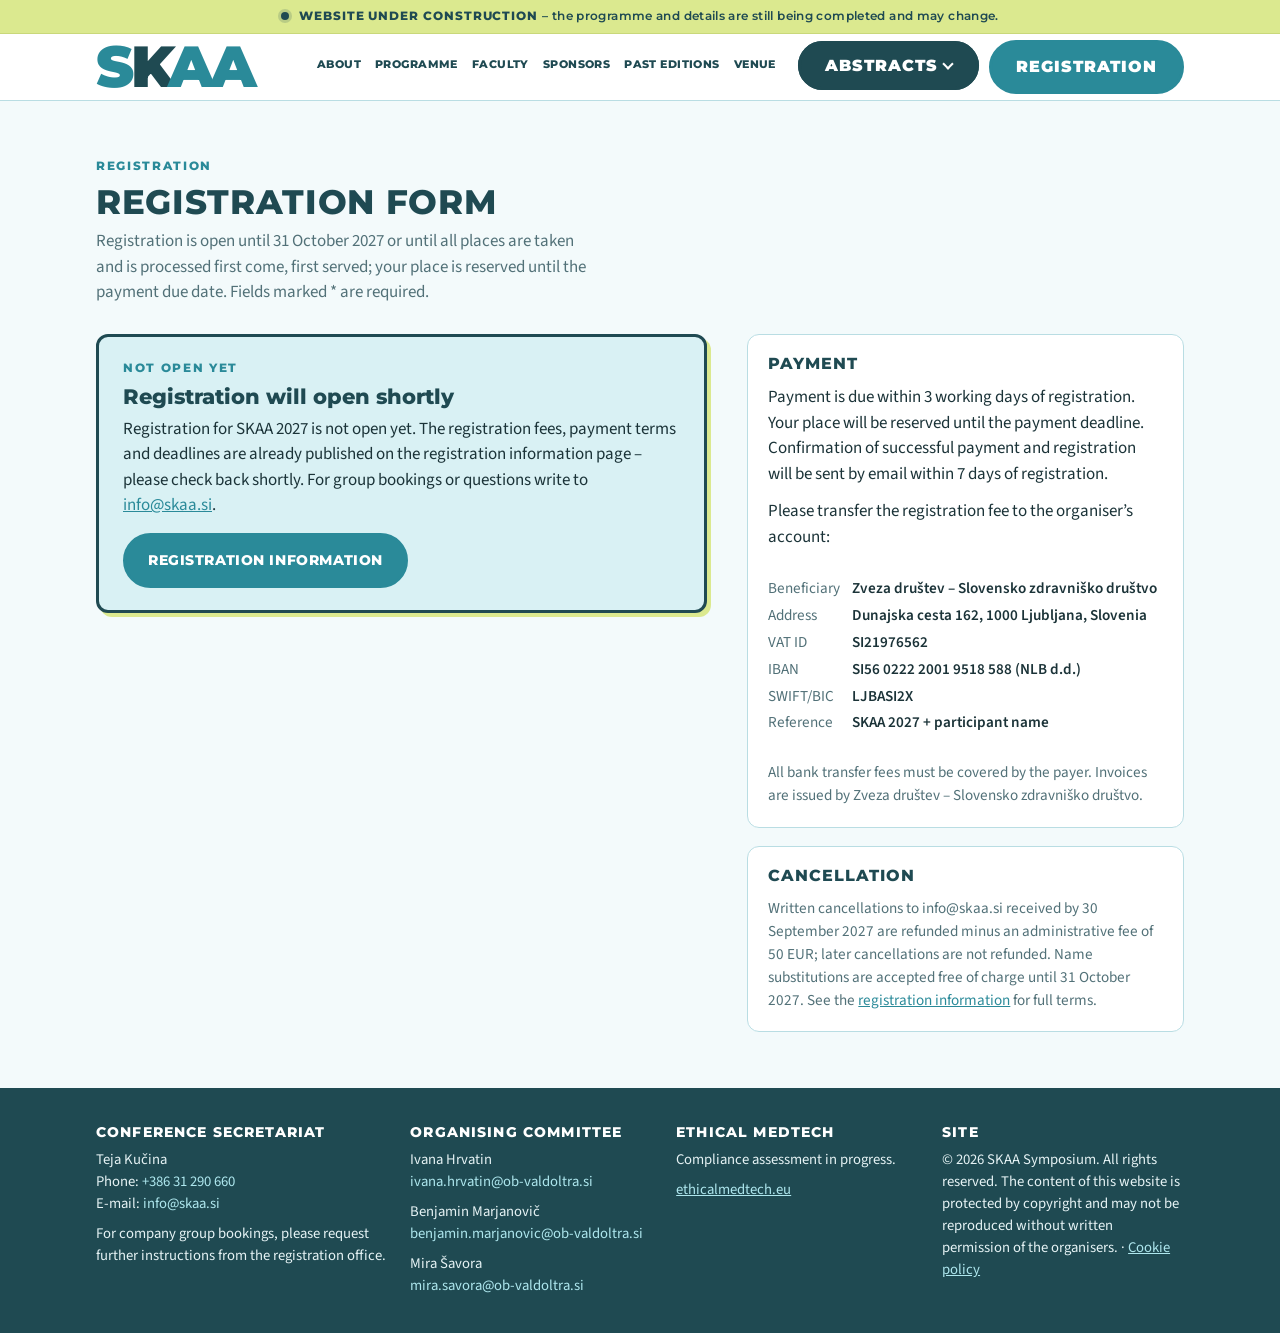
<file: register.html>
<!doctype html>
<html lang="en">
<head>
<meta charset="utf-8">
<meta name="viewport" content="width=device-width, initial-scale=1, viewport-fit=cover">
<title>SKAA Symposium – Registration form</title>
<meta name="description" content="Online registration form for the SKAA 2027 symposium, 4–5 November 2027, Portorož.">
<link rel="canonical" href="https://www.skaa.si/register.html">
<meta property="og:type" content="website">
<meta property="og:site_name" content="SKAA 2027 Symposium">
<meta property="og:title" content="SKAA Symposium – Registration form">
<meta property="og:description" content="Online registration form for the SKAA 2027 symposium, 4–5 November 2027, Portorož.">
<meta property="og:url" content="https://www.skaa.si/register.html">
<meta property="og:image" content="https://www.skaa.si/assets/og-image.png">
<meta property="og:image:width" content="1200"><meta property="og:image:height" content="630">
<meta property="og:locale" content="en_GB">
<meta name="twitter:card" content="summary_large_image">
<link rel="icon" href="favicon.ico" sizes="32x32">
<link rel="icon" type="image/png" sizes="32x32" href="favicon-32.png">
<link rel="icon" type="image/png" sizes="192x192" href="favicon-192.png">
<link rel="apple-touch-icon" href="apple-touch-icon.png">
<meta name="theme-color" content="#2a8a99">
<link rel="preload" href="fonts/montserrat-latin-800-normal.woff2" as="font" type="font/woff2" crossorigin>
<link rel="preload" href="fonts/source-sans-3-latin-400-normal.woff2" as="font" type="font/woff2" crossorigin>
<link rel="stylesheet" href="fonts/fonts.css">
<style>
/* Layout: full-width bands (hero, sponsors, archive, forms) with a 1120px inner column; outlined "flyer boxes" carry the 2025 visual language. */
:root{
  color-scheme:light;
  --bg:#f3fafb; --bg2:#ffffff; --fg:#1b3338; --muted:#527178;
  --teal:#2a8a99; --teal-deep:#1f4a52; --aqua:#7fd6e0; --aqua-soft:#d9f1f4;
  --line:#b9dde3; --lime:#dbe98f; --box:#ffffff; --ok:#1f7a4a;
  --display:"Montserrat",system-ui,sans-serif; --body:"Source Sans 3","Segoe UI",system-ui,sans-serif;
}

*{box-sizing:border-box}
body{background:var(--bg);color:var(--fg);font-family:var(--body);font-size:17px;line-height:1.5;margin:0}
body::before{content:"";position:fixed;inset:0 0 auto;height:env(safe-area-inset-top,0px);z-index:10;background:var(--bg2)}
h1,h2,h3{font-family:var(--display);text-wrap:balance;line-height:1.15;margin:0}
h2{font-size:clamp(1.5rem,3vw,2.1rem);font-weight:800;color:var(--teal-deep);text-transform:uppercase;letter-spacing:.02em}
h3{font-size:1.15rem;font-weight:800;color:var(--teal-deep)}
.h-link{color:inherit;text-decoration:none;border-bottom:4px solid var(--aqua)}
.h-link:hover{color:var(--teal)}
p{margin:0}
a{color:var(--teal)}
.wrap{max-width:1120px;margin:0 auto;padding-left:max(16px,env(safe-area-inset-left,0px));padding-right:max(16px,env(safe-area-inset-right,0px))}
.band{padding-block:56px}
.band.alt{background:var(--bg2)}
.eyebrow{font-family:var(--display);font-size:.75rem;font-weight:800;letter-spacing:.14em;text-transform:uppercase;color:var(--teal)}
.sect-head{display:grid;gap:8px;margin-bottom:28px;max-width:62ch}
.sect-head p{color:var(--muted)}
@media (min-width:700px){.sect-head h2{text-wrap:nowrap;white-space:nowrap}}
.btn{display:inline-flex;align-items:center;gap:8px;font-family:var(--display);font-weight:800;font-size:.9rem;letter-spacing:.04em;text-transform:uppercase;padding:14px 22px;border-radius:999px;text-decoration:none;cursor:pointer;border:3px solid var(--teal);background:var(--teal);color:#fff;transition:transform .15s}
.btn.ghost{background:transparent;color:var(--teal-deep);border-color:var(--teal-deep)}
.btn:hover{transform:translateY(-1px)}
.btn:focus-visible,input:focus-visible,select:focus-visible,textarea:focus-visible,summary:focus-visible,a:focus-visible{outline:3px solid var(--aqua);outline-offset:2px}
.note{font-size:.95rem;color:var(--muted)}
.todo{display:inline-block;font-family:var(--display);font-size:.7rem;font-weight:800;letter-spacing:.08em;text-transform:uppercase;background:#ffe9a8;color:#5a4300;padding:3px 8px;border-radius:4px;vertical-align:middle}

/* header */
.uc{background:var(--lime);color:var(--teal-deep);border-bottom:1px solid #c9d87a}
.uc .wrap{display:flex;align-items:center;justify-content:center;gap:10px;padding-top:7px;padding-bottom:7px;font-family:var(--display);font-weight:800;font-size:.72rem;letter-spacing:.08em;text-transform:uppercase;text-align:center}
.uc i{flex:none;width:8px;height:8px;border-radius:50%;background:var(--teal-deep);box-shadow:0 0 0 3px rgba(31,74,82,.18)}
.uc span b{font-weight:600;letter-spacing:.03em;text-transform:none;font-size:.78rem}
@media (max-width:600px){.uc .wrap{font-size:.66rem;letter-spacing:.06em}}
header{position:sticky;top:env(safe-area-inset-top,0px);z-index:9;background:var(--bg2);border-bottom:1px solid var(--line)}
header .wrap{display:flex;align-items:center;justify-content:space-between;gap:16px;padding-block:6px}
.brand{display:flex;align-items:center;gap:12px;text-decoration:none;color:var(--teal-deep);font-family:var(--display)}
.brand-mark{font-weight:900;font-size:clamp(2.6rem,4.5vw,3.9rem);letter-spacing:-.06em;color:var(--teal);line-height:.85;display:block}
.brand-mark .k{color:var(--teal-deep);margin-right:-.05em}
.brand-mark .aa{letter-spacing:-.12em;color:var(--teal)}
.brand-mark .s{color:var(--teal)}
header .wrap{flex-wrap:wrap}
nav{flex:1;min-width:0}
nav ul{list-style:none;margin:0;padding:0;display:flex;flex-wrap:wrap;gap:2px 2px;justify-content:flex-end}
nav a{display:inline-block;text-decoration:none;color:var(--teal-deep);font-family:var(--display);font-weight:800;font-size:.66rem;letter-spacing:.04em;text-transform:uppercase;padding:8px 6px;white-space:nowrap;border-radius:999px;border-bottom:3px solid transparent;line-height:1}
nav a:hover{color:var(--teal);background:var(--aqua-soft)}
/* drop-down sub-menu (Abstracts) */
nav li.has-sub{position:relative}
nav li.has-sub>a::after{content:"";display:inline-block;width:5px;height:5px;margin:0 0 2px 5px;border-right:2px solid currentColor;border-bottom:2px solid currentColor;transform:rotate(45deg)}
nav ul.sub{display:none;position:absolute;top:100%;left:0;flex-direction:column;align-items:stretch;gap:2px;min-width:200px;margin:0;padding:6px;background:var(--bg2);border:1px solid var(--line);border-radius:10px;box-shadow:0 10px 24px rgba(31,74,82,.16);z-index:3}
nav li.has-sub:hover>ul.sub,nav li.has-sub:focus-within>ul.sub{display:flex}
nav ul.sub a{display:block;font-size:.7rem;padding:9px 12px;border-radius:8px}
@media (max-width:1000px){nav ul.sub{left:50%;transform:translateX(-50%)}}
.reg-btn{flex:none;font-family:var(--display);font-weight:900;font-size:1rem;letter-spacing:.06em;text-transform:uppercase;color:#fff;background:var(--teal);border:3px solid var(--teal);border-radius:999px;padding:12px 24px;text-decoration:none;white-space:nowrap;transition:box-shadow .15s,transform .15s}
/* the two header buttons: Abstracts (with its drop-down) and Registration */
.ctas{display:flex;align-items:center;gap:10px;flex:none}
.ctas .has-sub{position:relative}
.abs-btn{background:var(--teal-deep);border-color:var(--teal-deep)}
.abs-btn:hover{background:var(--teal);border-color:var(--teal);box-shadow:3px 3px 0 var(--lime)}
.abs-btn::after{content:"";display:inline-block;width:6px;height:6px;margin:0 0 3px 7px;border-right:2.5px solid currentColor;border-bottom:2.5px solid currentColor;transform:rotate(45deg)}
.ctas ul.sub{display:none;position:absolute;top:100%;right:0;flex-direction:column;align-items:stretch;gap:2px;min-width:230px;margin:4px 0 0;padding:6px;list-style:none;background:var(--bg2);border:1px solid var(--line);border-radius:10px;box-shadow:0 10px 24px rgba(31,74,82,.16);z-index:3}
.ctas .has-sub:hover>ul.sub,.ctas .has-sub:focus-within>ul.sub{display:flex}
.ctas ul.sub a{display:block;text-decoration:none;font-family:var(--display);font-weight:800;font-size:.72rem;letter-spacing:.04em;text-transform:uppercase;color:var(--teal-deep);padding:9px 12px;border-radius:8px}
.ctas ul.sub a:hover{color:var(--teal);background:var(--aqua-soft)}
.ctas ul.sub .sub-soon{display:block;font-family:var(--display);font-weight:800;font-size:.72rem;letter-spacing:.04em;text-transform:uppercase;color:var(--muted);padding:9px 12px;cursor:default}
.reg-btn:hover{background:var(--teal-deep);border-color:var(--teal-deep);box-shadow:3px 3px 0 var(--aqua);transform:translate(-1px,-1px)}
@media (max-width:1000px){
  header .wrap{flex-direction:column;align-items:stretch;gap:8px}
  nav ul{justify-content:center}
  .reg-btn{align-self:center}
  .ctas{align-self:center;flex-wrap:wrap;justify-content:center}
}

/* hero: the flyer's pale geometric field */
.hero{position:relative;overflow:hidden;background:
  linear-gradient(135deg,rgba(127,214,224,.35) 0 50%,transparent 50%) 0 0/420px 420px no-repeat,
  linear-gradient(225deg,rgba(127,214,224,.25) 0 50%,transparent 50%) 100% 100%/360px 360px no-repeat,
  linear-gradient(180deg,var(--aqua-soft),var(--bg));padding-block:32px 36px}
.hero .wrap{display:grid;gap:28px}
.hero-row{display:grid;grid-template-columns:minmax(0,1fr) 300px;gap:28px;align-items:start;margin-top:14px}
.hero-info{min-width:0}
.hero-main{min-width:0}
.hero-side{display:grid;gap:14px;justify-items:end;min-width:0}
.slogan{display:grid;justify-items:end;text-align:right;font-family:var(--display);font-weight:900;text-transform:uppercase;line-height:.9;letter-spacing:-.04em;font-size:clamp(2.4rem,5.2vw,4.2rem);color:var(--teal)}
.slogan .to{color:var(--teal-deep)}
.journey{width:100%;max-width:300px;justify-self:end}
.journey svg{width:100%;height:auto;display:block;overflow:visible}
.jlab{font-family:var(--body);font-weight:600;font-size:13px;letter-spacing:.22em;text-transform:uppercase;fill:var(--teal-deep)}
.jdate{font-family:var(--display);font-weight:900;font-size:42px;letter-spacing:-.02em}
.jmon{font-family:var(--display);font-weight:800;font-size:19px;text-transform:uppercase;letter-spacing:.04em}
.jms{font-family:var(--display);font-weight:800;font-size:12px;letter-spacing:.06em;text-transform:uppercase;fill:var(--teal-deep)}
.jend{font-family:var(--display);font-weight:900;font-size:17px;letter-spacing:.04em;text-transform:uppercase;fill:var(--teal-deep)}
.jcap{font-family:var(--body);font-weight:600;font-size:12px;letter-spacing:.12em;text-transform:uppercase;fill:var(--muted)}
.jtag{font-family:var(--body);font-weight:600;font-size:14px;letter-spacing:.18em;text-transform:uppercase;fill:var(--teal-deep)}
/* text logo (edit the year in .year and .l2 for the next edition) */
.logo{display:grid;grid-template-columns:auto auto auto auto;justify-content:start;align-items:center;gap:0 24px;max-width:1060px;font-family:var(--display)}
.logo-slogan{display:grid;justify-items:start;font-weight:900;font-size:clamp(1.9rem,4vw,3rem);line-height:.88;letter-spacing:-.05em;text-transform:uppercase;color:var(--teal);padding-left:18px;margin-left:6px;border-left:4px solid var(--aqua)}
.logo-slogan .to{color:var(--teal-deep)}
.logo-mark{display:grid;justify-items:end;line-height:.82}
.logo-mark .word{font-weight:900;font-size:clamp(3rem,6vw,4.4rem);letter-spacing:-.06em;color:var(--teal);display:inline-flex}
.logo-mark .k{color:var(--teal-deep);margin-right:-.05em}
.logo-mark .aa{letter-spacing:-.12em;color:var(--teal)}
.logo-mark .year{font-weight:900;font-size:clamp(1.5rem,3vw,2.3rem);color:var(--teal-deep);letter-spacing:-.02em;margin-top:.08em}
.logo-dots{width:30px;height:100%;min-height:120px;background:
  repeating-linear-gradient(to bottom,var(--aqua) 0 8px,transparent 8px 13px) 0 0/7px 100% no-repeat,
  repeating-linear-gradient(to bottom,var(--teal) 0 8px,transparent 8px 13px) 11px 0/7px 100% no-repeat,
  repeating-linear-gradient(to bottom,var(--teal-deep) 0 8px,transparent 8px 13px) 22px 0/7px 100% no-repeat}
.logo-text{display:grid;gap:2px;min-width:0}
.logo-text .l1,.logo-text .l2{white-space:nowrap}
.logo-text .l1{font-weight:900;font-size:clamp(1.05rem,2.2vw,1.55rem);line-height:1.02;color:var(--teal);text-transform:uppercase;letter-spacing:-.01em}
.logo-text .l2{font-weight:900;font-size:clamp(1.05rem,2.2vw,1.55rem);line-height:1.05;color:var(--teal-deep);text-transform:uppercase;padding-bottom:6px;border-bottom:4px solid var(--teal);width:fit-content}
.logo-text .l4{font-family:var(--display);font-weight:700;font-size:clamp(.85rem,1.3vw,.98rem);max-width:28ch;line-height:1.25;color:var(--teal-deep);margin-top:8px;text-wrap:balance}
@media (max-width:520px){
  .logo{grid-template-columns:1fr;gap:14px}
  .logo-slogan{border-left:0;padding-left:0}
  .logo-mark{justify-items:start}
  .logo-dots{height:10px;min-height:0;width:100%;background:
    repeating-linear-gradient(to right,var(--teal) 0 8px,transparent 8px 13px) 0 0/100% 7px no-repeat}
}
.hero h1{font-size:clamp(1.3rem,2.6vw,1.75rem);font-weight:800;color:var(--teal-deep);margin-top:22px}
.when{display:grid;gap:4px;margin-top:4px;font-family:var(--display)}
.when b{font-size:clamp(1.2rem,2.4vw,1.6rem);font-weight:900;color:var(--teal-deep)}
.when span{font-weight:600;color:var(--fg)}
.cta{display:flex;flex-wrap:wrap;gap:12px;margin-top:24px}
.organizers{margin-top:30px;padding-top:18px;border-top:2px solid var(--line)}
.organizers .row{display:flex;flex-wrap:wrap;gap:12px;align-items:center;margin-top:10px}
.organizers .row{gap:28px}
.organizers .row a{display:inline-flex;align-items:center}
.organizers img{height:54px;width:auto;max-width:100%}
/* flyer boxes */
.boxes{display:grid;grid-template-columns:repeat(2,1fr);gap:14px}
.box{border:3px solid var(--teal-deep);border-radius:12px;background:var(--box);padding:18px 16px;text-align:center;font-family:var(--display);font-weight:800;font-size:1rem;color:var(--teal-deep);display:flex;align-items:center;justify-content:center;min-height:84px;box-shadow:4px 4px 0 var(--aqua)}
.box.wide{grid-column:1/-1}

/* key facts */
.facts{display:grid;grid-template-columns:repeat(auto-fit,minmax(220px,1fr));gap:20px}
.fact{border-top:4px solid var(--teal);padding-top:12px}
.fact .eyebrow{color:var(--muted)}
.fact b{display:block;font-family:var(--display);font-weight:800;font-size:1.2rem;color:var(--teal-deep);margin-top:4px}

/* sponsors */
.tiers{display:grid;gap:28px}
.tier h3{display:flex;align-items:center;gap:12px;margin-bottom:12px}
.tier h3::after{content:"";flex:1;height:2px;background:var(--line)}
.logos{display:grid;gap:14px;grid-template-columns:repeat(auto-fill,minmax(200px,1fr))}
.logos.big{grid-template-columns:repeat(auto-fill,minmax(260px,1fr))}
.logos.small{grid-template-columns:repeat(auto-fill,minmax(150px,1fr))}
.logo-tile{display:flex;align-items:center;justify-content:center;aspect-ratio:5/2;max-width:100%;background:var(--box);border:2px dashed var(--line);border-radius:10px;text-decoration:none;color:var(--muted);font-family:var(--display);font-weight:600;font-size:.8rem;letter-spacing:.06em;text-transform:uppercase;padding:14px;transition:border-color .15s}
.logo-tile:hover{border-color:var(--teal)}
.logo-tile img{max-height:70px;max-width:85%;object-fit:contain}
.logo-tile.real{border-style:solid;background:#fff}
.partners{display:grid;grid-template-columns:1fr 1fr;gap:28px;margin-top:40px}
.partners .row{display:flex;flex-wrap:wrap;gap:14px;align-items:center;margin-top:12px}
.partners .row{gap:28px}
.partners .row a{display:inline-flex;align-items:center}
.partners img{height:150px;width:auto;max-width:100%}

/* archive */
.archive{display:grid;gap:18px;grid-template-columns:repeat(auto-fill,minmax(320px,1fr))}
.edition{background:var(--box);border:1px solid var(--line);border-radius:14px;overflow:hidden;display:grid;grid-template-rows:auto 1fr}
.edition .top{background:#fff;padding:18px;border-bottom:1px solid var(--line);display:flex;align-items:center;justify-content:center;min-height:120px}
.edition .top img{max-width:100%;height:auto;max-height:90px}
.edition .top.future{background:var(--aqua-soft);color:var(--muted);font-family:var(--display);font-weight:800;font-size:1.6rem;letter-spacing:.04em}
.edition .body{padding:18px;display:grid;gap:10px;align-content:start}
.edition .slogan{font-family:var(--display);font-weight:800;color:var(--teal-deep);font-size:1.05rem}
.edition dl{display:grid;grid-template-columns:auto 1fr;gap:4px 12px;margin:0;font-size:.95rem}
.edition dt{color:var(--muted)}.edition dd{margin:0}
.edition .links{display:flex;flex-wrap:wrap;gap:8px;margin-top:4px}
.chip{display:inline-flex;align-items:center;gap:6px;font-size:.85rem;font-weight:600;padding:6px 12px;border-radius:999px;border:2px solid var(--teal);color:var(--teal);text-decoration:none;background:transparent}
.chip.disabled{border-color:var(--line);color:var(--muted);cursor:default}
details.faculty{margin-top:6px}
details.faculty summary{cursor:pointer;color:var(--teal);font-weight:600;font-size:.95rem}
details.faculty ul{columns:2;gap:20px;margin:10px 0 0;padding-left:18px;font-size:.92rem}

/* forms */
.form-grid{display:grid;grid-template-columns:1.4fr 1fr;gap:40px;align-items:start}
form{display:grid;gap:22px;min-width:0}
fieldset{border:1px solid var(--line);border-radius:12px;padding:18px 18px 20px;margin:0;background:var(--box);display:grid;gap:14px;min-width:0}
legend{font-family:var(--display);font-weight:800;color:var(--teal-deep);padding:0 8px;font-size:1rem;text-transform:uppercase;letter-spacing:.06em}
.row2{display:grid;grid-template-columns:1fr 1fr;gap:14px}
.row3{display:grid;grid-template-columns:1fr 1fr 1fr;gap:14px}
label.f{display:grid;gap:5px;font-size:.9rem;font-weight:600;color:var(--muted);min-width:0}
label.f .req{color:#c0392b}
input[type=text],input[type=email],input[type=tel],select,textarea{width:100%;font:inherit;font-size:1rem;color:var(--fg);background:var(--bg2);border:1.5px solid var(--line);border-radius:8px;padding:10px 12px;min-width:0}
textarea{min-height:160px;resize:vertical}
.check{display:flex;gap:10px;align-items:flex-start;font-size:.95rem;font-weight:400;color:var(--fg)}
.check input{margin-top:4px;width:18px;height:18px;accent-color:var(--teal)}
.fees{display:grid;gap:8px}
.fee{display:grid;grid-template-columns:auto 1fr auto;gap:12px;align-items:center;padding:10px 12px;border:1.5px solid var(--line);border-radius:8px}
.fee b{font-family:var(--display);font-weight:800;color:var(--teal-deep);font-variant-numeric:tabular-nums}
.side{display:grid;gap:18px;align-self:start;position:sticky;top:90px}
.card{background:var(--box);border:1px solid var(--line);border-radius:12px;padding:20px;display:grid;gap:10px}
.card h3{font-size:1rem;text-transform:uppercase;letter-spacing:.06em}
.payee{font-size:.95rem;display:grid;grid-template-columns:auto 1fr;gap:4px 12px}
.payee dt{color:var(--muted)}.payee dd{margin:0;font-weight:600;user-select:all}
.copy{justify-self:start;font:inherit;font-size:.85rem;font-weight:600;color:var(--teal);background:none;border:1.5px solid var(--teal);border-radius:999px;padding:5px 12px;cursor:pointer}
.counter{font-size:.85rem;color:var(--muted);text-align:right;font-variant-numeric:tabular-nums}
.closed{background:var(--aqua-soft);border:3px solid var(--teal-deep);border-radius:12px;padding:22px 24px;display:grid;gap:8px;box-shadow:4px 4px 0 var(--lime);margin-bottom:8px}
.closed h3{font-size:1.3rem}
.closed p{margin:0}
.closed .btn{justify-self:start;margin-top:6px}
.done{background:var(--aqua-soft);border:2px solid var(--teal);border-radius:12px;padding:18px;display:grid;gap:6px}
.done b{color:var(--ok);font-family:var(--display)}

/* venue */
.venue{display:grid;grid-template-columns:1fr 1fr;gap:32px;align-items:center}
.venue img{width:100%;max-width:100%;height:auto;border-radius:14px;border:3px solid var(--teal-deep);box-shadow:6px 6px 0 var(--aqua)}
.venue ul{margin:12px 0 0;padding-left:20px;display:grid;gap:6px}

/* welcome letter */
#about{padding-block:32px}
.welcome{display:grid;grid-template-columns:1fr 2fr;gap:28px;align-items:start}
.welcome-head{position:sticky;top:90px;display:grid;gap:10px;border-left:4px solid var(--teal);padding-left:18px}
.welcome-head .sub{font-family:var(--display);font-weight:800;font-size:1.05rem;color:var(--teal-deep);line-height:1.3}
.welcome-head .sub.muted{font-weight:600;color:var(--muted);font-size:.95rem}
.welcome-head .motto{font-family:var(--display);font-weight:900;font-size:clamp(1.6rem,3vw,2.2rem);color:var(--teal);text-transform:uppercase;letter-spacing:.02em;line-height:1.05;margin-top:6px}
.letter{display:grid;gap:12px;max-width:68ch;min-width:0}
.letter h3{margin-top:10px;font-size:1.25rem}
.letter .salute{font-family:var(--display);font-weight:800;color:var(--teal-deep)}
.letter em{color:var(--teal);font-style:normal;font-weight:600}
.letter .sign{margin-top:6px}
.letter .cta{margin-top:4px}
.topics{display:grid;grid-template-columns:1fr 1fr;gap:16px}
.topic{background:var(--box);border:3px solid var(--teal-deep);border-radius:12px;padding:16px;box-shadow:4px 4px 0 var(--aqua);display:grid;gap:6px;font-size:.97rem}

/* faculty */
.people{display:grid;gap:22px 16px;grid-template-columns:repeat(auto-fill,minmax(150px,1fr))}
.person{display:grid;justify-items:center;gap:10px;background:none;border:0;padding:0;font:inherit;color:var(--fg);cursor:pointer;text-align:center;min-width:0}
.person .photo{width:128px;height:128px;max-width:100%;border-radius:50%;overflow:hidden;border:3px solid var(--teal);box-shadow:4px 4px 0 var(--aqua);background:var(--aqua-soft);display:flex;align-items:center;justify-content:center;font-family:var(--display);font-weight:800;font-size:1.8rem;color:var(--teal-deep);transition:transform .15s}
.person .photo img{width:100%;height:100%;object-fit:cover;display:block}
.person:hover .photo{transform:translateY(-3px)}
.person .name{font-family:var(--display);font-weight:800;font-size:.95rem;color:var(--teal-deep);line-height:1.2}
.person .role{font-size:.82rem;color:var(--muted)}
.modal{position:fixed;inset:0;z-index:20;background:rgba(15,31,35,.6);display:flex;align-items:center;justify-content:center;padding:max(16px,env(safe-area-inset-left,0px))}
.modal-box{background:var(--bg2);color:var(--fg);border-radius:16px;max-width:620px;width:100%;max-height:90vh;overflow:auto;padding:28px;display:grid;gap:14px;border-top:6px solid var(--teal);position:relative}
.modal-head{display:flex;gap:18px;align-items:center}
.modal-head .photo{width:96px;height:96px;flex:none;border-radius:50%;overflow:hidden;border:3px solid var(--teal);background:var(--aqua-soft);display:flex;align-items:center;justify-content:center;font-family:var(--display);font-weight:800;font-size:1.5rem;color:var(--teal-deep)}
.modal-head .photo img{width:100%;height:100%;object-fit:cover}
.modal-head h3{font-size:1.3rem}
.modal-close{position:absolute;top:12px;right:12px;width:36px;height:36px;border-radius:50%;border:2px solid var(--line);background:var(--bg2);color:var(--fg);font-size:1.2rem;cursor:pointer}
.modal-box p{max-width:62ch}

footer{background:var(--teal-deep);color:#e6f3f5;padding-block:36px;font-size:.92rem}
:root[data-theme="dark"] footer,footer{color:#e6f3f5}
footer .wrap{display:grid;grid-template-columns:1.2fr 1fr 1fr 1fr;gap:24px}
footer a{color:#aee7ee}
footer h3{color:#fff;font-size:.9rem;text-transform:uppercase;letter-spacing:.08em;margin-bottom:8px}
footer .mail{color:#aee7ee;user-select:all}

@media (max-width:860px){
  .form-grid,.venue,.partners,.welcome,.hero-row{grid-template-columns:1fr}
  .journey{justify-self:center}
  .slogan{justify-items:start;text-align:left}
  .hero-side{justify-items:start}
  .welcome-head{position:static}
  footer .wrap{grid-template-columns:1fr 1fr}
  .side{position:static}
  .row3{grid-template-columns:1fr 1fr}
}
@media (max-width:520px){
  body{font-size:16px}
  .boxes,.row2,.row3,.topics{grid-template-columns:1fr}
  .box{min-height:64px}
  details.faculty ul{columns:1}
  .band{padding-block:40px}
}
@media (prefers-reduced-motion:reduce){*{transition:none!important}}
</style>
<style>img{max-width:100%}[hidden]{display:none!important}
/* registration form – one column of fields in a light card, section headings in capitals */
.regcard{background:var(--box);border:1px solid var(--line);border-radius:12px;padding:26px 24px 28px;display:grid;gap:18px;min-width:0}
.regcard .fh{font-family:var(--display);font-weight:800;font-size:1.15rem;letter-spacing:.06em;text-transform:uppercase;color:var(--teal-deep);margin:4px 0 0}
.regcard .stack{display:grid;gap:10px}
.regcard input[type=text],.regcard input[type=email],.regcard select{background:var(--bg2)}
.regcard input::placeholder{color:#6b8a90;opacity:1}
.regcard select:invalid{color:#6b8a90}
.vh{position:absolute;width:1px;height:1px;overflow:hidden;clip:rect(0 0 0 0);white-space:nowrap}
.fblock{border-top:1px dashed var(--line);padding-top:14px;display:grid;gap:8px}
.flabel{font-weight:600;color:var(--fg);margin:0}
.note.small{font-size:.86rem}
.fee.auto{grid-template-columns:1fr auto;background:var(--aqua-soft);border-color:var(--teal)}
.fee.auto>b{font-size:1.35rem}
.regcard .row2.street{grid-template-columns:2fr 1fr}
.regcard .row2,.regcard .row3{gap:10px}
.card p{margin:0}
.side .card{gap:12px}</style>
</head>
<body>
<a id="page-top" tabindex="-1" aria-hidden="true" style="position:absolute;top:0;left:0;width:1px;height:1px;overflow:hidden;opacity:0;outline:none"></a>
<div class="uc" role="status"><div class="wrap"><i aria-hidden="true"></i><span>Website under construction <b>– the programme and details are still being completed and may change.</b></span></div></div>
<header>
  <div class="wrap">
    <a class="brand" href="index.html" title="SKAA – home page" aria-label="SKAA – home page"><span class="brand-mark"><span class="s">S</span><span class="k">K</span><span class="aa">AA</span></span></a>
    <nav aria-label="Main">
      <ul>
        <li><a href="about.html">About</a></li>
        <li><a href="programme.html">Programme</a></li>
        <li><a href="faculty.html">Faculty</a></li>
        <li><a href="sponsors.html">Sponsors</a></li>
        <li><a href="archive.html">Past editions</a></li>
        <li><a href="venue.html">Venue</a></li>
      </ul>
    </nav>
    <div class="ctas">
      <div class="has-sub">
        <a class="reg-btn abs-btn" href="abstracts.html" aria-haspopup="true">Abstracts</a>
        <ul class="sub" aria-label="Abstracts">
          <li><a href="abstracts.html">Submission guidelines</a></li>
          <li><span class="sub-soon">Submit an abstract – opens shortly</span></li>
        </ul>
      </div>
      <a class="reg-btn" href="registration.html">Registration</a>
    </div>
  </div>
</header>
<section class="band" id="register">
  <div class="wrap">
    <div class="sect-head">
      <span class="eyebrow">Registration</span>
      <h2>Registration form</h2>
      <p>Registration is open until 31 October 2027 or until all places are taken and is processed first come, first served; your place is reserved until the payment due date. Fields marked <span class="req">*</span> are required.</p>
    </div>
    <div class="form-grid">
      <div class="closed" id="regClosed">
        <span class="eyebrow">Not open yet</span>
        <h3>Registration will open shortly</h3>
        <p>Registration for SKAA 2027 is not open yet. The registration fees, payment terms and deadlines are already published on the registration information page – please check back shortly. For group bookings or questions write to <a href="mailto:info@skaa.si">info@skaa.si</a>.</p>
        <a class="btn" href="registration.html">Registration information</a>
      </div>
      <form id="regForm" class="regcard" novalidate hidden>
        <h3 class="fh">Participant</h3>
        <div class="stack">
          <label class="vh" for="r-first">Name</label><input type="text" id="r-first" name="first_name" placeholder="Name *" required autocomplete="given-name">
          <label class="vh" for="r-last">Surname</label><input type="text" id="r-last" name="last_name" placeholder="Surname *" required autocomplete="family-name">
          <label class="vh" for="r-title">Title</label><input type="text" id="r-title" name="title" placeholder="Title (e.g. MD, PT, Prof.)" autocomplete="honorific-prefix">
          <label class="vh" for="r-prof">Profession</label>
          <select id="r-prof" name="profession" required><option value="">Profession *</option><option>Orthopaedic surgeon</option><option>Physician (other specialty)</option><option>Resident</option><option>Physiotherapist</option><option>Kinesiologist</option><option>Nurse / OR staff</option><option>Student</option><option>Industry</option><option>Other</option></select>
          <label class="vh" for="r-country">Country</label><input type="text" id="r-country" name="country" placeholder="Country *" required autocomplete="country-name">
          <label class="vh" for="r-email">Email address</label><input type="email" id="r-email" name="email" placeholder="Email address *" required autocomplete="email">
        </div>

        <h3 class="fh">Payer’s details</h3>
        <div class="stack">
          <label class="vh" for="p-name">Payer</label><input type="text" id="p-name" name="payer_name" placeholder="Payer (person, company or institution) *" required autocomplete="organization">
          <div class="row2 street">
            <label class="vh" for="p-street">Street</label><input type="text" id="p-street" name="payer_street" placeholder="Street *" required autocomplete="address-line1">
            <label class="vh" for="p-number">Street number</label><input type="text" id="p-number" name="payer_number" placeholder="Street number *" required>
          </div>
          <div class="row3">
            <label class="vh" for="p-zip">Post code</label><input type="text" id="p-zip" name="payer_postal_code" placeholder="Post code *" required autocomplete="postal-code">
            <label class="vh" for="p-city">City</label><input type="text" id="p-city" name="payer_city" placeholder="City *" required autocomplete="address-level2">
            <label class="vh" for="p-country">Country</label><input type="text" id="p-country" name="payer_country" placeholder="Country *" required autocomplete="country-name">
          </div>
          <label class="vh" for="p-vat">Payer’s VAT no. (if company or institution)</label><input type="text" id="p-vat" name="payer_vat" placeholder="Payer’s VAT no. (if company or institution)">
        </div>

        <div class="fblock">
          <p class="flabel">Registration fee <span class="req">*</span></p>
          <div class="fees" id="feeBox">
            <div class="fee auto"><span><b id="feeName">Early bird registration</b><br><span class="note" id="feePeriod">until 31 May 2027</span></span><b id="feeAmount">220,00 EUR</b></div>
          </div>
          <label class="check"><input type="checkbox" id="r-feeok" name="fee_confirmed" required> I confirm the registration fee shown above and will pay it within 3 working days after registration. <span class="req">*</span></label>
          <p class="note small">(Please confirm with checkbox) · The fee is determined automatically by the date of registration (today: <span id="feeToday"></span>); all fees include VAT.</p>
          <input type="hidden" id="r-fee" name="fee" value="Early bird – 220 EUR">
          <div class="done" id="regClosedLate" hidden><b>Registration closed</b><p>Online registration for SKAA 2027 closed on 31 October 2027. For late enquiries please contact the conference secretariat at info@skaa.si.</p></div>
        </div>

        <div class="fblock">
          <p class="note small">Due to the GDPR regulation, it is mandatory to consent before submitting a registration. You agree to the storage and processing of the specified personal data for the purpose of making the registration.</p>
          <label class="check"><input type="checkbox" id="r-gdpr" name="gdpr" required> I agree <span class="req">*</span></label>
          <p class="flabel" style="margin-top:10px">Legal notice</p>
          <p class="note small">Your personal data will be stored in the registration database for a period of 5 years. After this period, the database will be automatically deleted. At your request, we can delete your personal data from our database at any time.</p>
        </div>

        <div>
          <button class="btn" type="submit">Submit registration</button>
        </div>
        <div class="done" id="regDone" hidden>
          <b>Registration received</b>
          <p>Thank you, <span id="regName"></span>. A confirmation with the payment details will be sent to <span id="regMail"></span>. Please pay the fee by bank transfer within 3 working days; you will receive confirmation of your payment and registration by e-mail within 7 days.</p>
        </div>
      </form>

      <aside class="side">
        <div class="card">
          <h3>Payment</h3>
          <p>Payment is due within 3 working days of registration. Your place will be reserved until the payment deadline. Confirmation of successful payment and registration will be sent by email within 7 days of registration.</p>
          <p>Please transfer the registration fee to the organiser’s account:</p>
          <dl class="payee">
            <dt>Beneficiary</dt><dd>Zveza društev – Slovensko zdravniško društvo</dd>
            <dt>Address</dt><dd>Dunajska cesta 162, 1000 Ljubljana, Slovenia</dd>
            <dt>VAT ID</dt><dd>SI21976562</dd>
            <dt>IBAN</dt><dd>SI56 0222 2001 9518 588 (NLB d.d.)</dd>
            <dt>SWIFT/BIC</dt><dd>LJBASI2X</dd>
            <dt>Reference</dt><dd>SKAA 2027 + participant name</dd>
          </dl>
          <p class="note">All bank transfer fees must be covered by the payer. Invoices are issued by Zveza društev – Slovensko zdravniško društvo.</p>
        </div>
        <div class="card">
          <h3>Cancellation</h3>
          <p class="note">Written cancellations to info@skaa.si received by 30 September 2027 are refunded minus an administrative fee of 50 EUR; later cancellations are not refunded. Name substitutions are accepted free of charge until 31 October 2027. See the <a href="registration.html">registration information</a> for full terms.</p>
        </div>
      </aside>
    </div>
  </div>
</section>

<footer id="contact">
  <div class="wrap">
    <div>
      <h3>Conference secretariat</h3>
      <p>Teja Kučina<br>Phone: <span class="mail">+386 31 290 660</span><br>E-mail: <span class="mail">info@skaa.si</span></p>
      <p style="margin-top:8px">For company group bookings, please request further instructions from the registration office.</p>
    </div>
    <div>
      <h3>Organising committee</h3>
      <p>Ivana Hrvatin<br><span class="mail">ivana.hrvatin@ob-valdoltra.si</span></p>
      <p style="margin-top:8px">Benjamin Marjanovič<br><span class="mail">benjamin.marjanovic@ob-valdoltra.si</span></p>
      <p style="margin-top:8px">Mira Šavora<br><span class="mail">mira.savora@ob-valdoltra.si</span></p>
    </div>
    <div>
      <h3>Ethical MedTech</h3>
      <p>Compliance assessment in progress.</p>
      <p style="margin-top:8px"><a href="https://www.ethicalmedtech.eu">ethicalmedtech.eu</a></p>
    </div>
    <div>
      <h3>Site</h3>
      <p>© 2026 SKAA Symposium. All rights reserved. The content of this website is protected by copyright and may not be reproduced without written permission of the organisers. · <a href="cookies.html">Cookie policy</a></p>
    </div>
  </div>
</footer>
<script>
(function(){
  function validate(form){
    var ok=true;
    form.querySelectorAll('[required]').forEach(function(el){
      var bad = el.type==='checkbox' ? !el.checked : !el.value.trim() || (el.type==='email' && !/^[^@\s]+@[^@\s]+\.[^@\s]+$/.test(el.value));
      el.style.outline = bad ? '2px solid #c0392b' : '';
      if(bad && ok){ el.focus(); ok=false; }
    });
    return ok;
  }
  /* registration fee by date (Europe/Ljubljana) – edit the periods here when they change */
  (function(){
    var periods=[
      {name:'Early bird', period:'until 31 May 2027', amount:'220,00 EUR', short:'220 EUR', until:new Date('2027-06-01T00:00:00+02:00')},
      {name:'Regular', period:'1 June – 30 September 2027', amount:'260,00 EUR', short:'260 EUR', until:new Date('2027-10-01T00:00:00+02:00')},
      {name:'Late', period:'1 – 31 October 2027', amount:'300,00 EUR', short:'300 EUR', until:new Date('2027-11-01T00:00:00+01:00')}
    ];
    var now=new Date(), cur=null;
    for(var i=0;i<periods.length;i++){ if(now<periods[i].until){ cur=periods[i]; break; } }
    var today=document.getElementById('feeToday');
    if(today){ try{ today.textContent=new Intl.DateTimeFormat('en-GB',{day:'numeric',month:'long',year:'numeric',timeZone:'Europe/Ljubljana'}).format(now); }catch(e){ today.textContent=now.toDateString(); } }
    if(cur){
      document.getElementById('feeName').textContent=cur.name+' registration';
      document.getElementById('feePeriod').textContent=cur.period;
      document.getElementById('feeAmount').textContent=cur.amount;
      document.getElementById('r-fee').value=cur.name+' – '+cur.short;
    } else {
      document.getElementById('feeBox').hidden=true;
      document.getElementById('regClosedLate').hidden=false;
      var btn=document.querySelector('#regForm button[type=submit]'); if(btn){ btn.disabled=true; btn.textContent='Registration closed'; }
    }
  })();

  /* Where the form is sent: the Google Apps Script web app of the Google Sheet "SKAA 2027 – Registrations"
     (deployed 30 Oct 2026, see mail/google-sheets/SETUP.txt) – the sheet stores the registration and sends the
     confirmation e-mails. Set to '' to only show the confirmation box without sending (preview mode).
     Alternative: '/mail/register.php' on the own server (mail/README.txt). */
  var ENDPOINT='https://script.google.com/macros/s/AKfycby2M9U1oQ0nMHsv3pOxn_easjtazhsBsSEKI0ydWPaIOxIz0ueAFSYqJCJ87XTmUgtX/exec';
  document.getElementById('regForm').addEventListener('submit',function(e){
    e.preventDefault();
    if(this.hidden) return;   /* form closed for now – remove the hidden attribute on the form and the #regClosed box to reopen */
    var form=this; if(!validate(form)) return;
    var btn=form.querySelector('button[type=submit]');
    function showDone(){
      document.getElementById('regName').textContent=document.getElementById('r-first').value+' '+document.getElementById('r-last').value;
      document.getElementById('regMail').textContent=document.getElementById('r-email').value;
      document.getElementById('regDone').hidden=false;
      document.getElementById('regDone').scrollIntoView({behavior:'smooth',block:'center'});
    }
    if(!ENDPOINT){ showDone(); return; }
    btn.disabled=true; btn.textContent='Sending…';
    fetch(ENDPOINT,{method:'POST',body:new FormData(form),headers:{'Accept':'application/json'}})
      .then(function(r){ return r.ok ? r.json() : Promise.reject(new Error('HTTP '+r.status)); })
      .then(function(j){ if(j && j.ok){ showDone(); btn.textContent='Registration sent'; } else { throw new Error((j&&j.error)||'Unknown error'); } })
      .catch(function(err){ btn.disabled=false; btn.textContent='Submit registration'; alert('Your registration could not be sent ('+err.message+'). Please try again or write to info@skaa.si.'); });
  });
})();
</script>
</body>
</html>
</file>
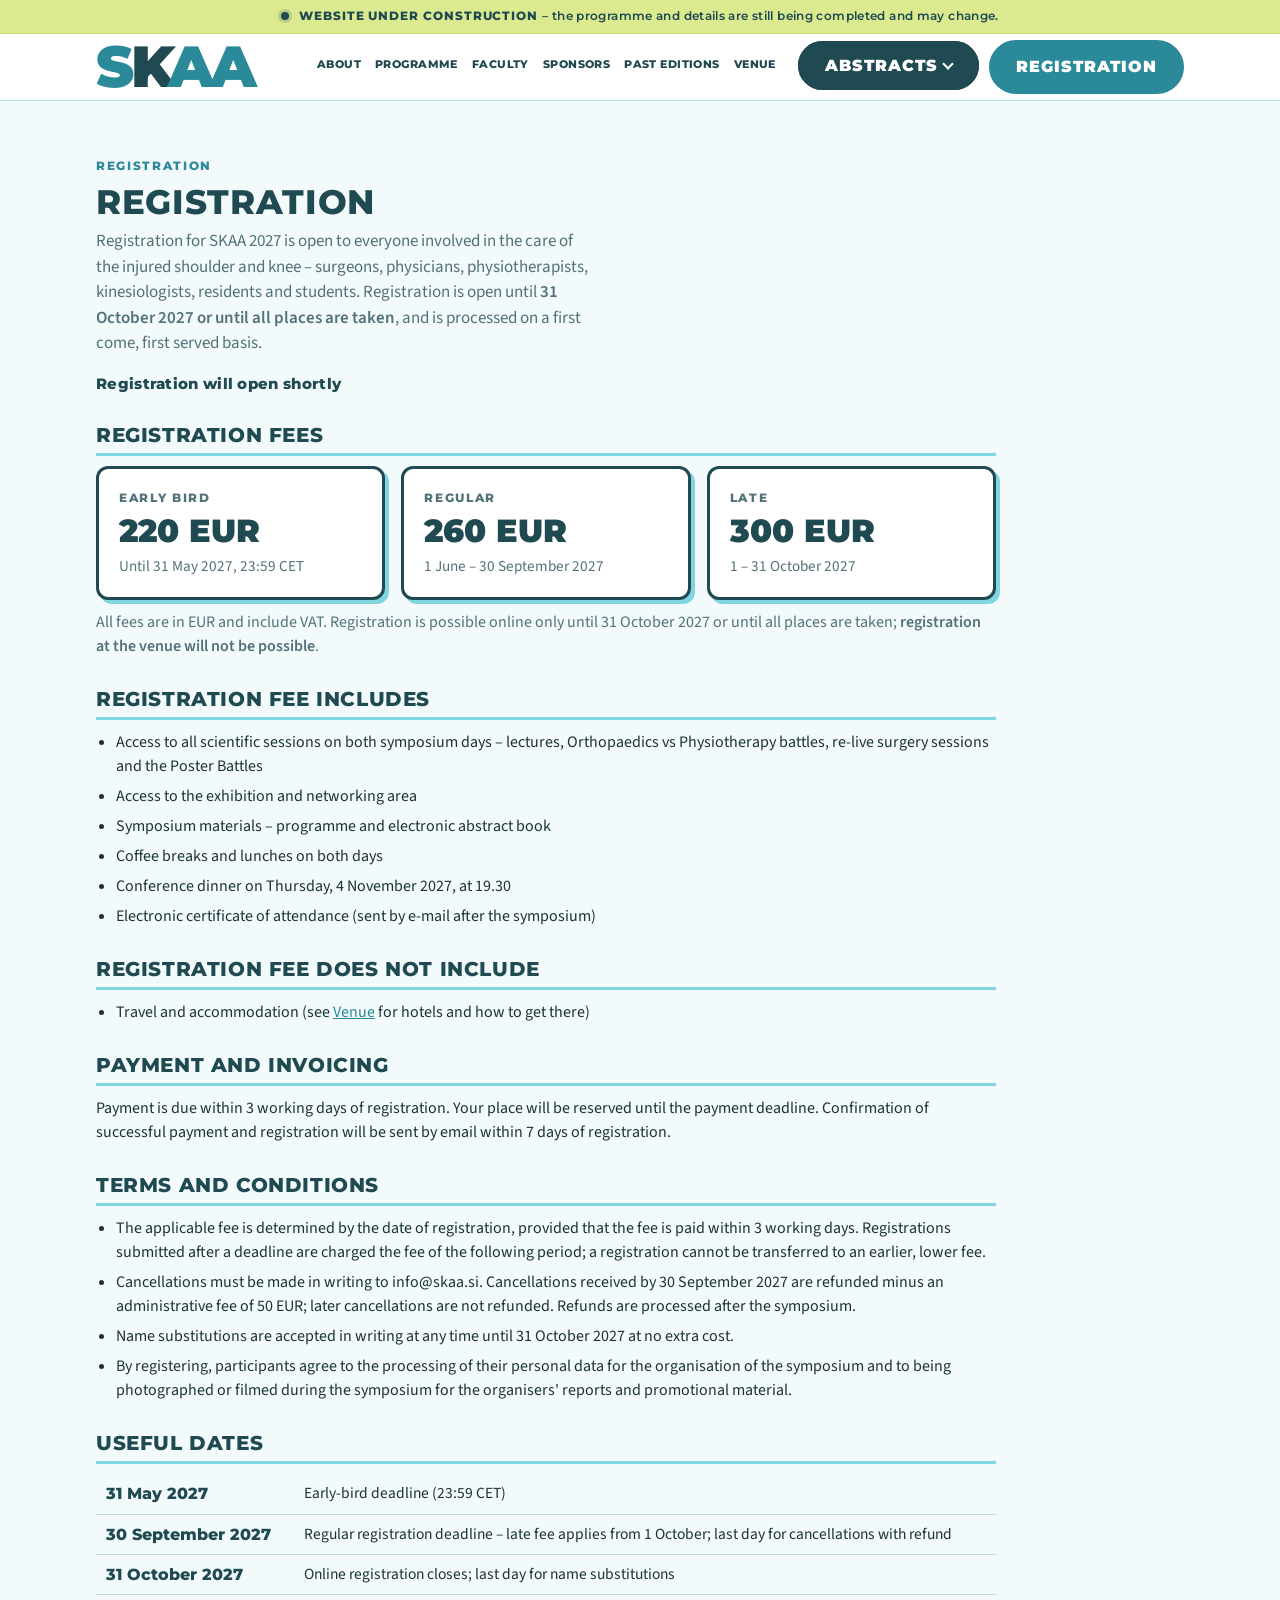
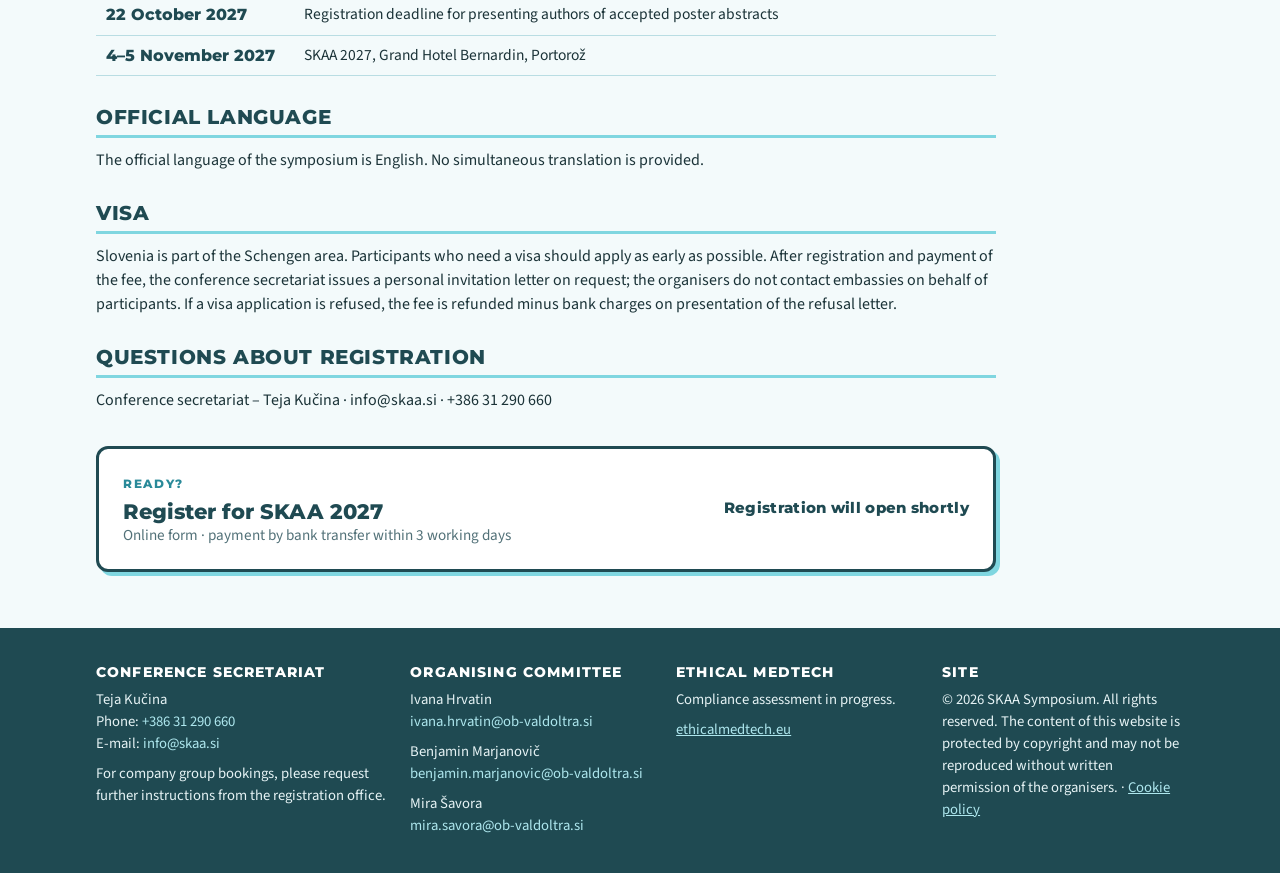
<file: registration.html>
<!doctype html>
<html lang="en">
<head>
<meta charset="utf-8">
<meta name="viewport" content="width=device-width, initial-scale=1, viewport-fit=cover">
<title>SKAA Symposium – Registration</title>
<meta name="description" content="Registration for SKAA 2027 – registration fees, deadlines, payment and what is included.">
<link rel="canonical" href="https://www.skaa.si/registration.html">
<meta property="og:type" content="website">
<meta property="og:site_name" content="SKAA 2027 Symposium">
<meta property="og:title" content="SKAA Symposium – Registration">
<meta property="og:description" content="Registration for SKAA 2027 – registration fees, deadlines, payment and what is included.">
<meta property="og:url" content="https://www.skaa.si/registration.html">
<meta property="og:image" content="https://www.skaa.si/assets/og-image.png">
<meta property="og:image:width" content="1200"><meta property="og:image:height" content="630">
<meta property="og:locale" content="en_GB">
<meta name="twitter:card" content="summary_large_image">
<link rel="icon" href="favicon.ico" sizes="32x32">
<link rel="icon" type="image/png" sizes="32x32" href="favicon-32.png">
<link rel="icon" type="image/png" sizes="192x192" href="favicon-192.png">
<link rel="apple-touch-icon" href="apple-touch-icon.png">
<meta name="theme-color" content="#2a8a99">
<link rel="preload" href="fonts/montserrat-latin-800-normal.woff2" as="font" type="font/woff2" crossorigin>
<link rel="preload" href="fonts/source-sans-3-latin-400-normal.woff2" as="font" type="font/woff2" crossorigin>
<link rel="stylesheet" href="fonts/fonts.css">
<style>
/* Layout: full-width bands (hero, sponsors, archive, forms) with a 1120px inner column; outlined "flyer boxes" carry the 2025 visual language. */
:root{
  color-scheme:light;
  --bg:#f3fafb; --bg2:#ffffff; --fg:#1b3338; --muted:#527178;
  --teal:#2a8a99; --teal-deep:#1f4a52; --aqua:#7fd6e0; --aqua-soft:#d9f1f4;
  --line:#b9dde3; --lime:#dbe98f; --box:#ffffff; --ok:#1f7a4a;
  --display:"Montserrat",system-ui,sans-serif; --body:"Source Sans 3","Segoe UI",system-ui,sans-serif;
}

*{box-sizing:border-box}
body{background:var(--bg);color:var(--fg);font-family:var(--body);font-size:17px;line-height:1.5;margin:0}
body::before{content:"";position:fixed;inset:0 0 auto;height:env(safe-area-inset-top,0px);z-index:10;background:var(--bg2)}
h1,h2,h3{font-family:var(--display);text-wrap:balance;line-height:1.15;margin:0}
h2{font-size:clamp(1.5rem,3vw,2.1rem);font-weight:800;color:var(--teal-deep);text-transform:uppercase;letter-spacing:.02em}
h3{font-size:1.15rem;font-weight:800;color:var(--teal-deep)}
.h-link{color:inherit;text-decoration:none;border-bottom:4px solid var(--aqua)}
.h-link:hover{color:var(--teal)}
p{margin:0}
a{color:var(--teal)}
.wrap{max-width:1120px;margin:0 auto;padding-left:max(16px,env(safe-area-inset-left,0px));padding-right:max(16px,env(safe-area-inset-right,0px))}
.band{padding-block:56px}
.band.alt{background:var(--bg2)}
.eyebrow{font-family:var(--display);font-size:.75rem;font-weight:800;letter-spacing:.14em;text-transform:uppercase;color:var(--teal)}
.sect-head{display:grid;gap:8px;margin-bottom:28px;max-width:62ch}
.sect-head p{color:var(--muted)}
@media (min-width:700px){.sect-head h2{text-wrap:nowrap;white-space:nowrap}}
.btn{display:inline-flex;align-items:center;gap:8px;font-family:var(--display);font-weight:800;font-size:.9rem;letter-spacing:.04em;text-transform:uppercase;padding:14px 22px;border-radius:999px;text-decoration:none;cursor:pointer;border:3px solid var(--teal);background:var(--teal);color:#fff;transition:transform .15s}
.btn.ghost{background:transparent;color:var(--teal-deep);border-color:var(--teal-deep)}
.btn:hover{transform:translateY(-1px)}
.btn.soon{background:none;border:0;padding:0;box-shadow:none;cursor:default;color:var(--teal-deep);font-size:.95rem;letter-spacing:.02em;text-transform:none;font-weight:700}
.btn.soon:hover{transform:none}
.btn:focus-visible,input:focus-visible,select:focus-visible,textarea:focus-visible,summary:focus-visible,a:focus-visible{outline:3px solid var(--aqua);outline-offset:2px}
.note{font-size:.95rem;color:var(--muted)}
.todo{display:inline-block;font-family:var(--display);font-size:.7rem;font-weight:800;letter-spacing:.08em;text-transform:uppercase;background:#ffe9a8;color:#5a4300;padding:3px 8px;border-radius:4px;vertical-align:middle}

/* header */
.uc{background:var(--lime);color:var(--teal-deep);border-bottom:1px solid #c9d87a}
.uc .wrap{display:flex;align-items:center;justify-content:center;gap:10px;padding-top:7px;padding-bottom:7px;font-family:var(--display);font-weight:800;font-size:.72rem;letter-spacing:.08em;text-transform:uppercase;text-align:center}
.uc i{flex:none;width:8px;height:8px;border-radius:50%;background:var(--teal-deep);box-shadow:0 0 0 3px rgba(31,74,82,.18)}
.uc span b{font-weight:600;letter-spacing:.03em;text-transform:none;font-size:.78rem}
@media (max-width:600px){.uc .wrap{font-size:.66rem;letter-spacing:.06em}}
header{position:sticky;top:env(safe-area-inset-top,0px);z-index:9;background:var(--bg2);border-bottom:1px solid var(--line)}
header .wrap{display:flex;align-items:center;justify-content:space-between;gap:16px;padding-block:6px}
.brand{display:flex;align-items:center;gap:12px;text-decoration:none;color:var(--teal-deep);font-family:var(--display)}
.brand-mark{font-weight:900;font-size:clamp(2.6rem,4.5vw,3.9rem);letter-spacing:-.06em;color:var(--teal);line-height:.85;display:block}
.brand-mark .k{color:var(--teal-deep);margin-right:-.05em}
.brand-mark .aa{letter-spacing:-.12em;color:var(--teal)}
.brand-mark .s{color:var(--teal)}
header .wrap{flex-wrap:wrap}
nav{flex:1;min-width:0}
nav ul{list-style:none;margin:0;padding:0;display:flex;flex-wrap:wrap;gap:2px 2px;justify-content:flex-end}
nav a{display:inline-block;text-decoration:none;color:var(--teal-deep);font-family:var(--display);font-weight:800;font-size:.66rem;letter-spacing:.04em;text-transform:uppercase;padding:8px 6px;white-space:nowrap;border-radius:999px;border-bottom:3px solid transparent;line-height:1}
nav a:hover{color:var(--teal);background:var(--aqua-soft)}
/* drop-down sub-menu (Abstracts) */
nav li.has-sub{position:relative}
nav li.has-sub>a::after{content:"";display:inline-block;width:5px;height:5px;margin:0 0 2px 5px;border-right:2px solid currentColor;border-bottom:2px solid currentColor;transform:rotate(45deg)}
nav ul.sub{display:none;position:absolute;top:100%;left:0;flex-direction:column;align-items:stretch;gap:2px;min-width:200px;margin:0;padding:6px;background:var(--bg2);border:1px solid var(--line);border-radius:10px;box-shadow:0 10px 24px rgba(31,74,82,.16);z-index:3}
nav li.has-sub:hover>ul.sub,nav li.has-sub:focus-within>ul.sub{display:flex}
nav ul.sub a{display:block;font-size:.7rem;padding:9px 12px;border-radius:8px}
@media (max-width:1000px){nav ul.sub{left:50%;transform:translateX(-50%)}}
.reg-btn{flex:none;font-family:var(--display);font-weight:900;font-size:1rem;letter-spacing:.06em;text-transform:uppercase;color:#fff;background:var(--teal);border:3px solid var(--teal);border-radius:999px;padding:12px 24px;text-decoration:none;white-space:nowrap;transition:box-shadow .15s,transform .15s}
/* the two header buttons: Abstracts (with its drop-down) and Registration */
.ctas{display:flex;align-items:center;gap:10px;flex:none}
.ctas .has-sub{position:relative}
.abs-btn{background:var(--teal-deep);border-color:var(--teal-deep)}
.abs-btn:hover{background:var(--teal);border-color:var(--teal);box-shadow:3px 3px 0 var(--lime)}
.abs-btn::after{content:"";display:inline-block;width:6px;height:6px;margin:0 0 3px 7px;border-right:2.5px solid currentColor;border-bottom:2.5px solid currentColor;transform:rotate(45deg)}
.ctas ul.sub{display:none;position:absolute;top:100%;right:0;flex-direction:column;align-items:stretch;gap:2px;min-width:230px;margin:4px 0 0;padding:6px;list-style:none;background:var(--bg2);border:1px solid var(--line);border-radius:10px;box-shadow:0 10px 24px rgba(31,74,82,.16);z-index:3}
.ctas .has-sub:hover>ul.sub,.ctas .has-sub:focus-within>ul.sub{display:flex}
.ctas ul.sub a{display:block;text-decoration:none;font-family:var(--display);font-weight:800;font-size:.72rem;letter-spacing:.04em;text-transform:uppercase;color:var(--teal-deep);padding:9px 12px;border-radius:8px}
.ctas ul.sub a:hover{color:var(--teal);background:var(--aqua-soft)}
.ctas ul.sub .sub-soon{display:block;font-family:var(--display);font-weight:800;font-size:.72rem;letter-spacing:.04em;text-transform:uppercase;color:var(--muted);padding:9px 12px;cursor:default}
.reg-btn:hover{background:var(--teal-deep);border-color:var(--teal-deep);box-shadow:3px 3px 0 var(--aqua);transform:translate(-1px,-1px)}
@media (max-width:1000px){
  header .wrap{flex-direction:column;align-items:stretch;gap:8px}
  nav ul{justify-content:center}
  .reg-btn{align-self:center}
  .ctas{align-self:center;flex-wrap:wrap;justify-content:center}
}

/* hero: the flyer's pale geometric field */
.hero{position:relative;overflow:hidden;background:
  linear-gradient(135deg,rgba(127,214,224,.35) 0 50%,transparent 50%) 0 0/420px 420px no-repeat,
  linear-gradient(225deg,rgba(127,214,224,.25) 0 50%,transparent 50%) 100% 100%/360px 360px no-repeat,
  linear-gradient(180deg,var(--aqua-soft),var(--bg));padding-block:32px 36px}
.hero .wrap{display:grid;gap:28px}
.hero-row{display:grid;grid-template-columns:minmax(0,1fr) 300px;gap:28px;align-items:start;margin-top:14px}
.hero-info{min-width:0}
.hero-main{min-width:0}
.hero-side{display:grid;gap:14px;justify-items:end;min-width:0}
.slogan{display:grid;justify-items:end;text-align:right;font-family:var(--display);font-weight:900;text-transform:uppercase;line-height:.9;letter-spacing:-.04em;font-size:clamp(2.4rem,5.2vw,4.2rem);color:var(--teal)}
.slogan .to{color:var(--teal-deep)}
.journey{width:100%;max-width:300px;justify-self:end}
.journey svg{width:100%;height:auto;display:block;overflow:visible}
.jlab{font-family:var(--body);font-weight:600;font-size:13px;letter-spacing:.22em;text-transform:uppercase;fill:var(--teal-deep)}
.jdate{font-family:var(--display);font-weight:900;font-size:42px;letter-spacing:-.02em}
.jmon{font-family:var(--display);font-weight:800;font-size:19px;text-transform:uppercase;letter-spacing:.04em}
.jms{font-family:var(--display);font-weight:800;font-size:12px;letter-spacing:.06em;text-transform:uppercase;fill:var(--teal-deep)}
.jend{font-family:var(--display);font-weight:900;font-size:17px;letter-spacing:.04em;text-transform:uppercase;fill:var(--teal-deep)}
.jcap{font-family:var(--body);font-weight:600;font-size:12px;letter-spacing:.12em;text-transform:uppercase;fill:var(--muted)}
.jtag{font-family:var(--body);font-weight:600;font-size:14px;letter-spacing:.18em;text-transform:uppercase;fill:var(--teal-deep)}
/* text logo (edit the year in .year and .l2 for the next edition) */
.logo{display:grid;grid-template-columns:auto auto auto auto;justify-content:start;align-items:center;gap:0 24px;max-width:1060px;font-family:var(--display)}
.logo-slogan{display:grid;justify-items:start;font-weight:900;font-size:clamp(1.9rem,4vw,3rem);line-height:.88;letter-spacing:-.05em;text-transform:uppercase;color:var(--teal);padding-left:18px;margin-left:6px;border-left:4px solid var(--aqua)}
.logo-slogan .to{color:var(--teal-deep)}
.logo-mark{display:grid;justify-items:end;line-height:.82}
.logo-mark .word{font-weight:900;font-size:clamp(3rem,6vw,4.4rem);letter-spacing:-.06em;color:var(--teal);display:inline-flex}
.logo-mark .k{color:var(--teal-deep);margin-right:-.05em}
.logo-mark .aa{letter-spacing:-.12em;color:var(--teal)}
.logo-mark .year{font-weight:900;font-size:clamp(1.5rem,3vw,2.3rem);color:var(--teal-deep);letter-spacing:-.02em;margin-top:.08em}
.logo-dots{width:30px;height:100%;min-height:120px;background:
  repeating-linear-gradient(to bottom,var(--aqua) 0 8px,transparent 8px 13px) 0 0/7px 100% no-repeat,
  repeating-linear-gradient(to bottom,var(--teal) 0 8px,transparent 8px 13px) 11px 0/7px 100% no-repeat,
  repeating-linear-gradient(to bottom,var(--teal-deep) 0 8px,transparent 8px 13px) 22px 0/7px 100% no-repeat}
.logo-text{display:grid;gap:2px;min-width:0}
.logo-text .l1,.logo-text .l2{white-space:nowrap}
.logo-text .l1{font-weight:900;font-size:clamp(1.05rem,2.2vw,1.55rem);line-height:1.02;color:var(--teal);text-transform:uppercase;letter-spacing:-.01em}
.logo-text .l2{font-weight:900;font-size:clamp(1.05rem,2.2vw,1.55rem);line-height:1.05;color:var(--teal-deep);text-transform:uppercase;padding-bottom:6px;border-bottom:4px solid var(--teal);width:fit-content}
.logo-text .l4{font-family:var(--display);font-weight:700;font-size:clamp(.85rem,1.3vw,.98rem);max-width:28ch;line-height:1.25;color:var(--teal-deep);margin-top:8px;text-wrap:balance}
@media (max-width:520px){
  .logo{grid-template-columns:1fr;gap:14px}
  .logo-slogan{border-left:0;padding-left:0}
  .logo-mark{justify-items:start}
  .logo-dots{height:10px;min-height:0;width:100%;background:
    repeating-linear-gradient(to right,var(--teal) 0 8px,transparent 8px 13px) 0 0/100% 7px no-repeat}
}
.hero h1{font-size:clamp(1.3rem,2.6vw,1.75rem);font-weight:800;color:var(--teal-deep);margin-top:22px}
.when{display:grid;gap:4px;margin-top:4px;font-family:var(--display)}
.when b{font-size:clamp(1.2rem,2.4vw,1.6rem);font-weight:900;color:var(--teal-deep)}
.when span{font-weight:600;color:var(--fg)}
.cta{display:flex;flex-wrap:wrap;gap:12px;margin-top:24px}
.organizers{margin-top:30px;padding-top:18px;border-top:2px solid var(--line)}
.organizers .row{display:flex;flex-wrap:wrap;gap:12px;align-items:center;margin-top:10px}
.organizers .row{gap:28px}
.organizers .row a{display:inline-flex;align-items:center}
.organizers img{height:54px;width:auto;max-width:100%}
/* flyer boxes */
.boxes{display:grid;grid-template-columns:repeat(2,1fr);gap:14px}
.box{border:3px solid var(--teal-deep);border-radius:12px;background:var(--box);padding:18px 16px;text-align:center;font-family:var(--display);font-weight:800;font-size:1rem;color:var(--teal-deep);display:flex;align-items:center;justify-content:center;min-height:84px;box-shadow:4px 4px 0 var(--aqua)}
.box.wide{grid-column:1/-1}

/* key facts */
.facts{display:grid;grid-template-columns:repeat(auto-fit,minmax(220px,1fr));gap:20px}
.fact{border-top:4px solid var(--teal);padding-top:12px}
.fact .eyebrow{color:var(--muted)}
.fact b{display:block;font-family:var(--display);font-weight:800;font-size:1.2rem;color:var(--teal-deep);margin-top:4px}

/* sponsors */
.tiers{display:grid;gap:28px}
.tier h3{display:flex;align-items:center;gap:12px;margin-bottom:12px}
.tier h3::after{content:"";flex:1;height:2px;background:var(--line)}
.logos{display:grid;gap:14px;grid-template-columns:repeat(auto-fill,minmax(200px,1fr))}
.logos.big{grid-template-columns:repeat(auto-fill,minmax(260px,1fr))}
.logos.small{grid-template-columns:repeat(auto-fill,minmax(150px,1fr))}
.logo-tile{display:flex;align-items:center;justify-content:center;aspect-ratio:5/2;max-width:100%;background:var(--box);border:2px dashed var(--line);border-radius:10px;text-decoration:none;color:var(--muted);font-family:var(--display);font-weight:600;font-size:.8rem;letter-spacing:.06em;text-transform:uppercase;padding:14px;transition:border-color .15s}
.logo-tile:hover{border-color:var(--teal)}
.logo-tile img{max-height:70px;max-width:85%;object-fit:contain}
.logo-tile.real{border-style:solid;background:#fff}
.partners{display:grid;grid-template-columns:1fr 1fr;gap:28px;margin-top:40px}
.partners .row{display:flex;flex-wrap:wrap;gap:14px;align-items:center;margin-top:12px}
.partners .row{gap:28px}
.partners .row a{display:inline-flex;align-items:center}
.partners img{height:150px;width:auto;max-width:100%}

/* archive */
.archive{display:grid;gap:18px;grid-template-columns:repeat(auto-fill,minmax(320px,1fr))}
.edition{background:var(--box);border:1px solid var(--line);border-radius:14px;overflow:hidden;display:grid;grid-template-rows:auto 1fr}
.edition .top{background:#fff;padding:18px;border-bottom:1px solid var(--line);display:flex;align-items:center;justify-content:center;min-height:120px}
.edition .top img{max-width:100%;height:auto;max-height:90px}
.edition .top.future{background:var(--aqua-soft);color:var(--muted);font-family:var(--display);font-weight:800;font-size:1.6rem;letter-spacing:.04em}
.edition .body{padding:18px;display:grid;gap:10px;align-content:start}
.edition .slogan{font-family:var(--display);font-weight:800;color:var(--teal-deep);font-size:1.05rem}
.edition dl{display:grid;grid-template-columns:auto 1fr;gap:4px 12px;margin:0;font-size:.95rem}
.edition dt{color:var(--muted)}.edition dd{margin:0}
.edition .links{display:flex;flex-wrap:wrap;gap:8px;margin-top:4px}
.chip{display:inline-flex;align-items:center;gap:6px;font-size:.85rem;font-weight:600;padding:6px 12px;border-radius:999px;border:2px solid var(--teal);color:var(--teal);text-decoration:none;background:transparent}
.chip.disabled{border-color:var(--line);color:var(--muted);cursor:default}
details.faculty{margin-top:6px}
details.faculty summary{cursor:pointer;color:var(--teal);font-weight:600;font-size:.95rem}
details.faculty ul{columns:2;gap:20px;margin:10px 0 0;padding-left:18px;font-size:.92rem}

/* forms */
.form-grid{display:grid;grid-template-columns:1.4fr 1fr;gap:40px;align-items:start}
form{display:grid;gap:22px;min-width:0}
fieldset{border:1px solid var(--line);border-radius:12px;padding:18px 18px 20px;margin:0;background:var(--box);display:grid;gap:14px;min-width:0}
legend{font-family:var(--display);font-weight:800;color:var(--teal-deep);padding:0 8px;font-size:1rem;text-transform:uppercase;letter-spacing:.06em}
.row2{display:grid;grid-template-columns:1fr 1fr;gap:14px}
.row3{display:grid;grid-template-columns:1fr 1fr 1fr;gap:14px}
label.f{display:grid;gap:5px;font-size:.9rem;font-weight:600;color:var(--muted);min-width:0}
label.f .req{color:#c0392b}
input[type=text],input[type=email],input[type=tel],select,textarea{width:100%;font:inherit;font-size:1rem;color:var(--fg);background:var(--bg2);border:1.5px solid var(--line);border-radius:8px;padding:10px 12px;min-width:0}
textarea{min-height:160px;resize:vertical}
.check{display:flex;gap:10px;align-items:flex-start;font-size:.95rem;font-weight:400;color:var(--fg)}
.check input{margin-top:4px;width:18px;height:18px;accent-color:var(--teal)}
.fees{display:grid;gap:8px}
.fee{display:grid;grid-template-columns:auto 1fr auto;gap:12px;align-items:center;padding:10px 12px;border:1.5px solid var(--line);border-radius:8px}
.fee b{font-family:var(--display);font-weight:800;color:var(--teal-deep);font-variant-numeric:tabular-nums}
.side{display:grid;gap:18px;align-self:start;position:sticky;top:90px}
.card{background:var(--box);border:1px solid var(--line);border-radius:12px;padding:20px;display:grid;gap:10px}
.card h3{font-size:1rem;text-transform:uppercase;letter-spacing:.06em}
.payee{font-size:.95rem;display:grid;grid-template-columns:auto 1fr;gap:4px 12px}
.payee dt{color:var(--muted)}.payee dd{margin:0;font-weight:600;user-select:all}
.copy{justify-self:start;font:inherit;font-size:.85rem;font-weight:600;color:var(--teal);background:none;border:1.5px solid var(--teal);border-radius:999px;padding:5px 12px;cursor:pointer}
.counter{font-size:.85rem;color:var(--muted);text-align:right;font-variant-numeric:tabular-nums}
.done{background:var(--aqua-soft);border:2px solid var(--teal);border-radius:12px;padding:18px;display:grid;gap:6px}
.done b{color:var(--ok);font-family:var(--display)}

/* venue */
.venue{display:grid;grid-template-columns:1fr 1fr;gap:32px;align-items:center}
.venue img{width:100%;max-width:100%;height:auto;border-radius:14px;border:3px solid var(--teal-deep);box-shadow:6px 6px 0 var(--aqua)}
.venue ul{margin:12px 0 0;padding-left:20px;display:grid;gap:6px}

/* welcome letter */
#about{padding-block:32px}
.welcome{display:grid;grid-template-columns:1fr 2fr;gap:28px;align-items:start}
.welcome-head{position:sticky;top:90px;display:grid;gap:10px;border-left:4px solid var(--teal);padding-left:18px}
.welcome-head .sub{font-family:var(--display);font-weight:800;font-size:1.05rem;color:var(--teal-deep);line-height:1.3}
.welcome-head .sub.muted{font-weight:600;color:var(--muted);font-size:.95rem}
.welcome-head .motto{font-family:var(--display);font-weight:900;font-size:clamp(1.6rem,3vw,2.2rem);color:var(--teal);text-transform:uppercase;letter-spacing:.02em;line-height:1.05;margin-top:6px}
.letter{display:grid;gap:12px;max-width:68ch;min-width:0}
.letter h3{margin-top:10px;font-size:1.25rem}
.letter .salute{font-family:var(--display);font-weight:800;color:var(--teal-deep)}
.letter em{color:var(--teal);font-style:normal;font-weight:600}
.letter .sign{margin-top:6px}
.letter .cta{margin-top:4px}
.topics{display:grid;grid-template-columns:1fr 1fr;gap:16px}
.topic{background:var(--box);border:3px solid var(--teal-deep);border-radius:12px;padding:16px;box-shadow:4px 4px 0 var(--aqua);display:grid;gap:6px;font-size:.97rem}

/* faculty */
.people{display:grid;gap:22px 16px;grid-template-columns:repeat(auto-fill,minmax(150px,1fr))}
.person{display:grid;justify-items:center;gap:10px;background:none;border:0;padding:0;font:inherit;color:var(--fg);cursor:pointer;text-align:center;min-width:0}
.person .photo{width:128px;height:128px;max-width:100%;border-radius:50%;overflow:hidden;border:3px solid var(--teal);box-shadow:4px 4px 0 var(--aqua);background:var(--aqua-soft);display:flex;align-items:center;justify-content:center;font-family:var(--display);font-weight:800;font-size:1.8rem;color:var(--teal-deep);transition:transform .15s}
.person .photo img{width:100%;height:100%;object-fit:cover;display:block}
.person:hover .photo{transform:translateY(-3px)}
.person .name{font-family:var(--display);font-weight:800;font-size:.95rem;color:var(--teal-deep);line-height:1.2}
.person .role{font-size:.82rem;color:var(--muted)}
.modal{position:fixed;inset:0;z-index:20;background:rgba(15,31,35,.6);display:flex;align-items:center;justify-content:center;padding:max(16px,env(safe-area-inset-left,0px))}
.modal-box{background:var(--bg2);color:var(--fg);border-radius:16px;max-width:620px;width:100%;max-height:90vh;overflow:auto;padding:28px;display:grid;gap:14px;border-top:6px solid var(--teal);position:relative}
.modal-head{display:flex;gap:18px;align-items:center}
.modal-head .photo{width:96px;height:96px;flex:none;border-radius:50%;overflow:hidden;border:3px solid var(--teal);background:var(--aqua-soft);display:flex;align-items:center;justify-content:center;font-family:var(--display);font-weight:800;font-size:1.5rem;color:var(--teal-deep)}
.modal-head .photo img{width:100%;height:100%;object-fit:cover}
.modal-head h3{font-size:1.3rem}
.modal-close{position:absolute;top:12px;right:12px;width:36px;height:36px;border-radius:50%;border:2px solid var(--line);background:var(--bg2);color:var(--fg);font-size:1.2rem;cursor:pointer}
.modal-box p{max-width:62ch}

footer{background:var(--teal-deep);color:#e6f3f5;padding-block:36px;font-size:.92rem}
:root[data-theme="dark"] footer,footer{color:#e6f3f5}
footer .wrap{display:grid;grid-template-columns:1.2fr 1fr 1fr 1fr;gap:24px}
footer a{color:#aee7ee}
footer h3{color:#fff;font-size:.9rem;text-transform:uppercase;letter-spacing:.08em;margin-bottom:8px}
footer .mail{color:#aee7ee;user-select:all}

@media (max-width:860px){
  .form-grid,.venue,.partners,.welcome,.hero-row{grid-template-columns:1fr}
  .journey{justify-self:center}
  .slogan{justify-items:start;text-align:left}
  .hero-side{justify-items:start}
  .welcome-head{position:static}
  footer .wrap{grid-template-columns:1fr 1fr}
  .side{position:static}
  .row3{grid-template-columns:1fr 1fr}
}
@media (max-width:520px){
  body{font-size:16px}
  .boxes,.row2,.row3,.topics{grid-template-columns:1fr}
  .box{min-height:64px}
  details.faculty ul{columns:1}
  .band{padding-block:40px}
}
@media (prefers-reduced-motion:reduce){*{transition:none!important}}
</style>
<style>img{max-width:100%}[hidden]{display:none!important}</style>
<style>
.reg-info{max-width:900px;display:grid;gap:30px}
.reg-info .sec{display:grid;gap:10px}
.reg-info h3.sh{font-size:1.25rem;text-transform:uppercase;letter-spacing:.03em;padding-bottom:6px;border-bottom:3px solid var(--aqua)}
.reg-info ul{margin:0;padding-left:20px;display:grid;gap:6px}
.reg-info p,.reg-info li{font-size:1rem}
.feecards{display:grid;grid-template-columns:repeat(auto-fit,minmax(240px,1fr));gap:16px}
.feecard{border:3px solid var(--teal-deep);border-radius:12px;background:var(--box);box-shadow:4px 4px 0 var(--aqua);padding:20px;display:grid;gap:8px;align-content:start}
.feecard .eyebrow{color:var(--muted)}
.feecard b.amount{font-family:var(--display);font-weight:900;font-size:2rem;color:var(--teal-deep);line-height:1}
.feecard .until{font-size:.95rem;color:var(--muted)}
.feecard .btn{justify-self:start;margin-top:6px}
.reg-dates{border-collapse:collapse;width:100%;font-size:.97rem}
.reg-dates td{padding:8px 10px;border-bottom:1px solid var(--line);vertical-align:top}
.reg-dates td.d{font-family:var(--display);font-weight:800;color:var(--teal-deep);white-space:nowrap}
.reg-pay{display:grid;grid-template-columns:auto 1fr;gap:4px 14px;font-size:.97rem}
.reg-pay dt{color:var(--muted)}.reg-pay dd{margin:0;font-weight:600}
.reg-cta{max-width:900px;margin-top:34px;display:flex;flex-wrap:wrap;align-items:center;justify-content:space-between;gap:16px 24px;padding:22px 24px;border:3px solid var(--teal-deep);border-radius:12px;background:var(--box);box-shadow:4px 4px 0 var(--aqua)}
.reg-cta h3{font-size:1.3rem;margin-top:4px}
@media (max-width:600px){.reg-dates td.d{white-space:normal}}
</style>

</head>
<body>
<a id="page-top" tabindex="-1" aria-hidden="true" style="position:absolute;top:0;left:0;width:1px;height:1px;overflow:hidden;opacity:0;outline:none"></a>
<div class="uc" role="status"><div class="wrap"><i aria-hidden="true"></i><span>Website under construction <b>– the programme and details are still being completed and may change.</b></span></div></div>
<header>
  <div class="wrap">
    <a class="brand" href="index.html" title="SKAA – home page" aria-label="SKAA – home page"><span class="brand-mark"><span class="s">S</span><span class="k">K</span><span class="aa">AA</span></span></a>
    <nav aria-label="Main">
      <ul>
        <li><a href="about.html">About</a></li>
        <li><a href="programme.html">Programme</a></li>
        <li><a href="faculty.html">Faculty</a></li>
        <li><a href="sponsors.html">Sponsors</a></li>
        <li><a href="archive.html">Past editions</a></li>
        <li><a href="venue.html">Venue</a></li>
      </ul>
    </nav>
    <div class="ctas">
      <div class="has-sub">
        <a class="reg-btn abs-btn" href="abstracts.html" aria-haspopup="true">Abstracts</a>
        <ul class="sub" aria-label="Abstracts">
          <li><a href="abstracts.html">Submission guidelines</a></li>
          <li><span class="sub-soon">Submit an abstract – opens shortly</span></li>
        </ul>
      </div>
      <a class="reg-btn" href="registration.html">Registration</a>
    </div>
  </div>
</header>
<section class="band" id="registration">
  <div class="wrap">
    <div class="sect-head">
      <span class="eyebrow">Registration</span>
      <h2>Registration</h2>
      <p>Registration for SKAA 2027 is open to everyone involved in the care of the injured shoulder and knee – surgeons, physicians, physiotherapists, kinesiologists, residents and students. Registration is open until <b>31 October 2027 or until all places are taken</b>, and is processed on a first come, first served basis.</p>
      <div class="cta" style="margin-top:8px">
        <span class="btn soon">Registration will open shortly</span>
      </div>
    </div>

    <div class="reg-info">
      <div class="sec">
        <h3 class="sh">Registration fees</h3>
        <div class="feecards">
          <div class="feecard">
            <span class="eyebrow">Early bird</span>
            <b class="amount">220 EUR</b>
            <span class="until">Until 31 May 2027, 23:59 CET</span>
          </div>
          <div class="feecard">
            <span class="eyebrow">Regular</span>
            <b class="amount">260 EUR</b>
            <span class="until">1 June – 30 September 2027</span>
          </div>
          <div class="feecard">
            <span class="eyebrow">Late</span>
            <b class="amount">300 EUR</b>
            <span class="until">1 – 31 October 2027</span>
          </div>
        </div>
        <p class="note">All fees are in EUR and include VAT. Registration is possible online only until 31 October 2027 or until all places are taken; <b>registration at the venue will not be possible</b>.</p>
      </div>

      <div class="sec">
        <h3 class="sh">Registration fee includes</h3>
        <ul>
          <li>Access to all scientific sessions on both symposium days – lectures, Orthopaedics vs Physiotherapy battles, re-live surgery sessions and the Poster Battles</li>
          <li>Access to the exhibition and networking area</li>
          <li>Symposium materials – programme and electronic abstract book</li>
          <li>Coffee breaks and lunches on both days</li>
          <li>Conference dinner on Thursday, 4 November 2027, at 19.30</li>
          <li>Electronic certificate of attendance (sent by e-mail after the symposium)</li>
        </ul>
      </div>

      <div class="sec">
        <h3 class="sh">Registration fee does not include</h3>
        <ul>
          <li>Travel and accommodation (see <a href="venue.html">Venue</a> for hotels and how to get there)</li>
        </ul>
      </div>

      <div class="sec">
        <h3 class="sh">Payment and invoicing</h3>
        <p>Payment is due within 3 working days of registration. Your place will be reserved until the payment deadline. Confirmation of successful payment and registration will be sent by email within 7 days of registration.</p>
      </div>

      <div class="sec">
        <h3 class="sh">Terms and conditions</h3>
        <ul>
          <li>The applicable fee is determined by the date of registration, provided that the fee is paid within 3 working days. Registrations submitted after a deadline are charged the fee of the following period; a registration cannot be transferred to an earlier, lower fee.</li>
          <li>Cancellations must be made in writing to info@skaa.si. Cancellations received by 30 September 2027 are refunded minus an administrative fee of 50 EUR; later cancellations are not refunded. Refunds are processed after the symposium.</li>
          <li>Name substitutions are accepted in writing at any time until 31 October 2027 at no extra cost.</li>
          <li>By registering, participants agree to the processing of their personal data for the organisation of the symposium and to being photographed or filmed during the symposium for the organisers' reports and promotional material.</li>
        </ul>
      </div>

      <div class="sec">
        <h3 class="sh">Useful dates</h3>
        <table class="reg-dates">
          <tbody>
            <tr><td class="d">31 May 2027</td><td>Early-bird deadline (23:59 CET)</td></tr>
            <tr><td class="d">30 September 2027</td><td>Regular registration deadline – late fee applies from 1 October; last day for cancellations with refund</td></tr>
            <tr><td class="d">31 October 2027</td><td>Online registration closes; last day for name substitutions</td></tr>
            <tr><td class="d">22 October 2027</td><td>Registration deadline for presenting authors of accepted poster abstracts</td></tr>
                        <tr><td class="d">4–5 November 2027</td><td>SKAA 2027, Grand Hotel Bernardin, Portorož</td></tr>
          </tbody>
        </table>
      </div>

      <div class="sec">
        <h3 class="sh">Official language</h3>
        <p>The official language of the symposium is English. No simultaneous translation is provided.</p>
      </div>

      <div class="sec">
        <h3 class="sh">Visa</h3>
        <p>Slovenia is part of the Schengen area. Participants who need a visa should apply as early as possible. After registration and payment of the fee, the conference secretariat issues a personal invitation letter on request; the organisers do not contact embassies on behalf of participants. If a visa application is refused, the fee is refunded minus bank charges on presentation of the refusal letter.</p>
      </div>

      <div class="sec">
        <h3 class="sh">Questions about registration</h3>
        <p>Conference secretariat – Teja Kučina · <span class="mail">info@skaa.si</span> · +386 31 290 660</p>
      </div>
    </div>

    <div class="reg-cta">
      <div>
        <span class="eyebrow">Ready?</span>
        <h3>Register for SKAA 2027</h3>
        <p class="note">Online form · payment by bank transfer within 3 working days</p>
      </div>
      <span class="btn soon">Registration will open shortly</span>
    </div>
  </div>
</section>

<footer id="contact">
  <div class="wrap">
    <div>
      <h3>Conference secretariat</h3>
      <p>Teja Kučina<br>Phone: <span class="mail">+386 31 290 660</span><br>E-mail: <span class="mail">info@skaa.si</span></p>
      <p style="margin-top:8px">For company group bookings, please request further instructions from the registration office.</p>
    </div>
    <div>
      <h3>Organising committee</h3>
      <p>Ivana Hrvatin<br><span class="mail">ivana.hrvatin@ob-valdoltra.si</span></p>
      <p style="margin-top:8px">Benjamin Marjanovič<br><span class="mail">benjamin.marjanovic@ob-valdoltra.si</span></p>
      <p style="margin-top:8px">Mira Šavora<br><span class="mail">mira.savora@ob-valdoltra.si</span></p>
    </div>
    <div>
      <h3>Ethical MedTech</h3>
      <p>Compliance assessment in progress.</p>
      <p style="margin-top:8px"><a href="https://www.ethicalmedtech.eu">ethicalmedtech.eu</a></p>
    </div>
    <div>
      <h3>Site</h3>
      <p>© 2026 SKAA Symposium. All rights reserved. The content of this website is protected by copyright and may not be reproduced without written permission of the organisers. · <a href="cookies.html">Cookie policy</a></p>
    </div>
  </div>
</footer>
</body>
</html>
</file>
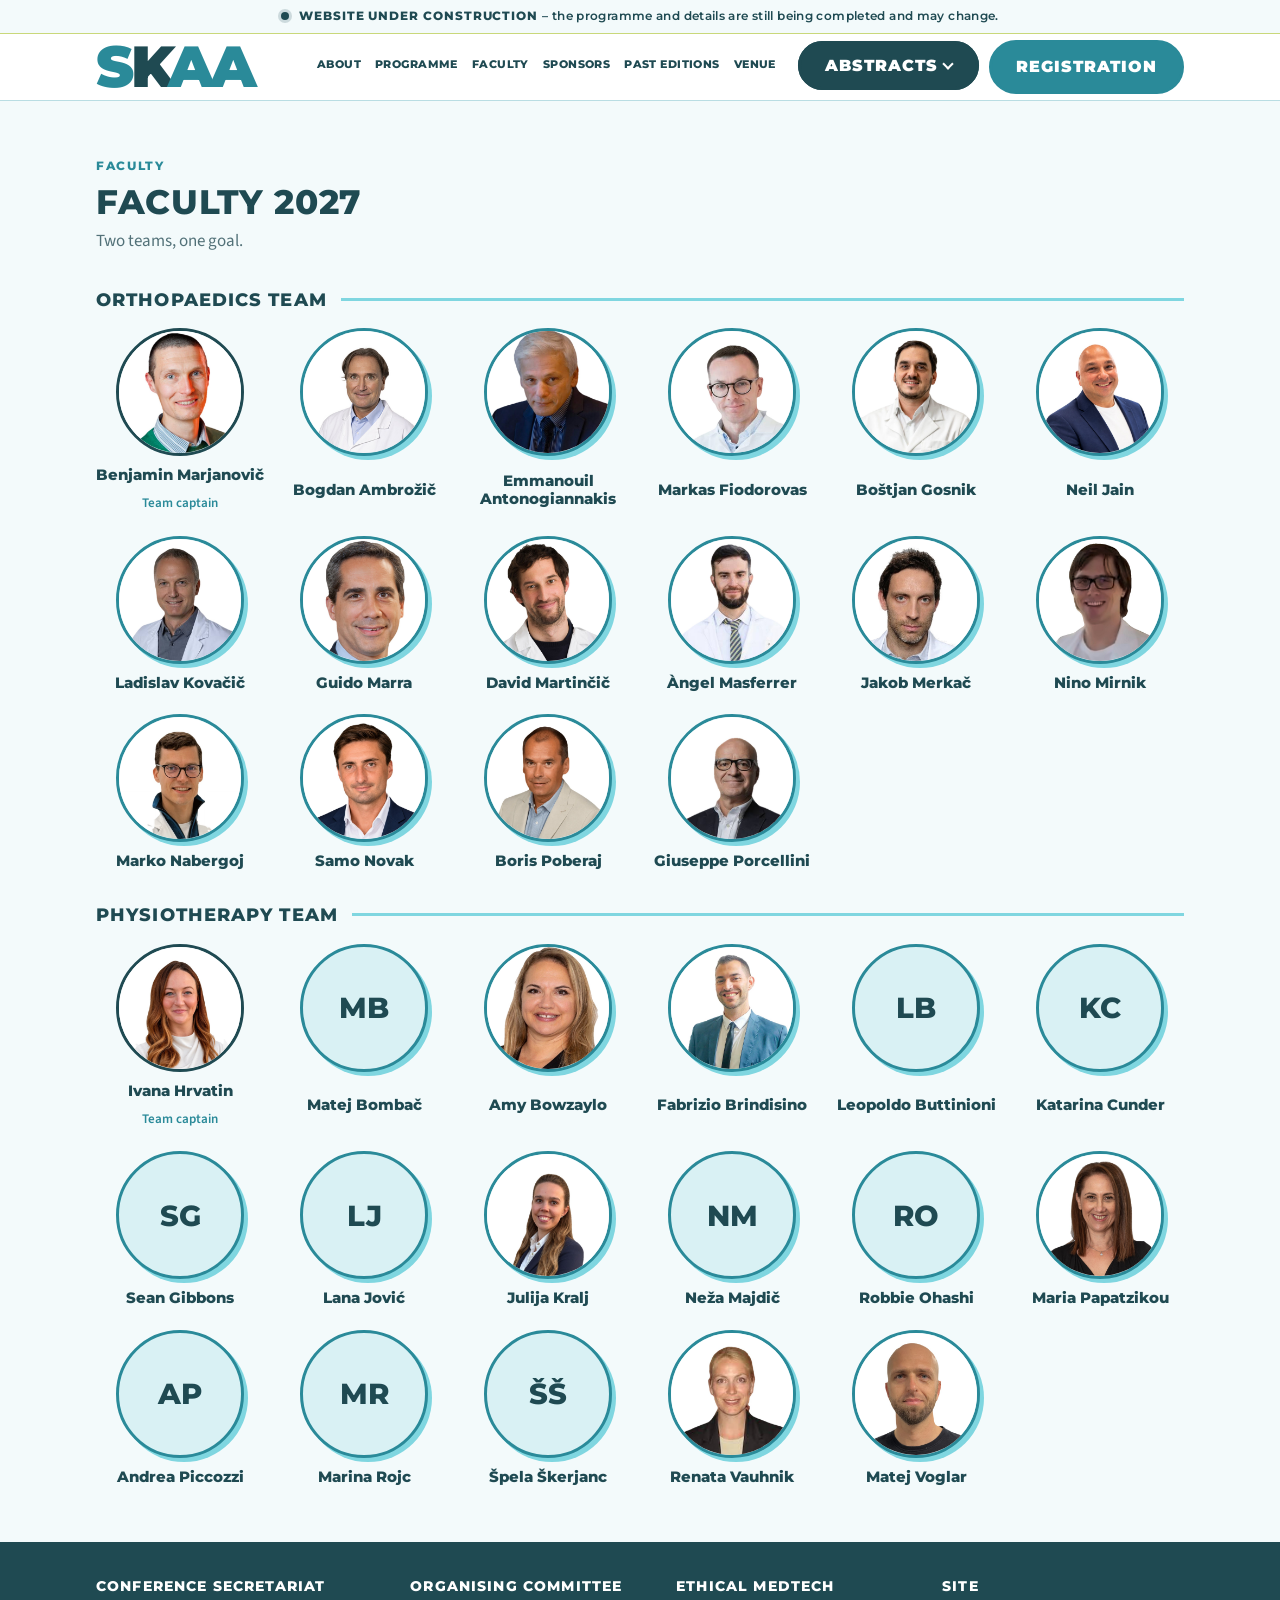
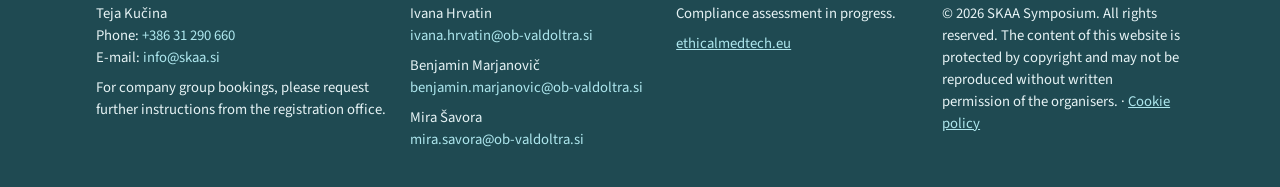
<file: speaker.html>
<!doctype html>
<html lang="en">
<head>
<meta charset="utf-8">
<meta name="viewport" content="width=device-width, initial-scale=1, viewport-fit=cover">
<title>SKAA Symposium – Speaker</title>
<meta name="description" content="Faculty of SKAA 2027.">
<link rel="canonical" href="https://www.skaa.si/speaker.html">
<meta name="robots" content="noindex, follow">
<meta property="og:type" content="website">
<meta property="og:site_name" content="SKAA 2027 Symposium">
<meta property="og:title" content="SKAA Symposium – Speaker">
<meta property="og:description" content="Faculty of SKAA 2027.">
<meta property="og:url" content="https://www.skaa.si/speaker.html">
<meta property="og:image" content="https://www.skaa.si/assets/og-image.png">
<meta property="og:image:width" content="1200"><meta property="og:image:height" content="630">
<meta property="og:locale" content="en_GB">
<meta name="twitter:card" content="summary_large_image">
<link rel="icon" href="favicon.ico" sizes="32x32">
<link rel="icon" type="image/png" sizes="32x32" href="favicon-32.png">
<link rel="icon" type="image/png" sizes="192x192" href="favicon-192.png">
<link rel="apple-touch-icon" href="apple-touch-icon.png">
<meta name="theme-color" content="#2a8a99">
<link rel="preload" href="fonts/montserrat-latin-800-normal.woff2" as="font" type="font/woff2" crossorigin>
<link rel="preload" href="fonts/source-sans-3-latin-400-normal.woff2" as="font" type="font/woff2" crossorigin>
<link rel="stylesheet" href="fonts/fonts.css">
<style>
/* Layout: full-width bands (hero, sponsors, archive, forms) with a 1120px inner column; outlined "flyer boxes" carry the 2025 visual language. */
:root{
  color-scheme:light;
  --bg:#f3fafb; --bg2:#ffffff; --fg:#1b3338; --muted:#527178;
  --teal:#2a8a99; --teal-deep:#1f4a52; --aqua:#7fd6e0; --aqua-soft:#d9f1f4;
  --line:#b9dde3; --box:#ffffff; --ok:#1f7a4a;
  --display:"Montserrat",system-ui,sans-serif; --body:"Source Sans 3","Segoe UI",system-ui,sans-serif;
}

*{box-sizing:border-box}
body{background:var(--bg);color:var(--fg);font-family:var(--body);font-size:17px;line-height:1.5;margin:0}
body::before{content:"";position:fixed;inset:0 0 auto;height:env(safe-area-inset-top,0px);z-index:10;background:var(--bg2)}
h1,h2,h3{font-family:var(--display);text-wrap:balance;line-height:1.15;margin:0}
h2{font-size:clamp(1.5rem,3vw,2.1rem);font-weight:800;color:var(--teal-deep);text-transform:uppercase;letter-spacing:.02em}
h3{font-size:1.15rem;font-weight:800;color:var(--teal-deep)}
p{margin:0}
a{color:var(--teal)}
.wrap{max-width:1120px;margin:0 auto;padding-left:max(16px,env(safe-area-inset-left,0px));padding-right:max(16px,env(safe-area-inset-right,0px))}
.band{padding-block:56px}
.band.alt{background:var(--bg2)}
.eyebrow{font-family:var(--display);font-size:.75rem;font-weight:800;letter-spacing:.14em;text-transform:uppercase;color:var(--teal)}
.sect-head{display:grid;gap:8px;margin-bottom:28px;max-width:62ch}
.sect-head p{color:var(--muted)}
@media (min-width:700px){.sect-head h2{text-wrap:nowrap;white-space:nowrap}}
.btn{display:inline-flex;align-items:center;gap:8px;font-family:var(--display);font-weight:800;font-size:.9rem;letter-spacing:.04em;text-transform:uppercase;padding:14px 22px;border-radius:999px;text-decoration:none;cursor:pointer;border:3px solid var(--teal);background:var(--teal);color:#fff;transition:transform .15s}
.btn.ghost{background:transparent;color:var(--teal-deep);border-color:var(--teal-deep)}
.btn:hover{transform:translateY(-1px)}
.btn:focus-visible,input:focus-visible,select:focus-visible,textarea:focus-visible,summary:focus-visible,a:focus-visible{outline:3px solid var(--aqua);outline-offset:2px}
.note{font-size:.95rem;color:var(--muted)}
.todo{display:inline-block;font-family:var(--display);font-size:.7rem;font-weight:800;letter-spacing:.08em;text-transform:uppercase;background:#ffe9a8;color:#5a4300;padding:3px 8px;border-radius:4px;vertical-align:middle}

/* header */
.uc{background:var(--lime);color:var(--teal-deep);border-bottom:1px solid #c9d87a}
.uc .wrap{display:flex;align-items:center;justify-content:center;gap:10px;padding-top:7px;padding-bottom:7px;font-family:var(--display);font-weight:800;font-size:.72rem;letter-spacing:.08em;text-transform:uppercase;text-align:center}
.uc i{flex:none;width:8px;height:8px;border-radius:50%;background:var(--teal-deep);box-shadow:0 0 0 3px rgba(31,74,82,.18)}
.uc span b{font-weight:600;letter-spacing:.03em;text-transform:none;font-size:.78rem}
@media (max-width:600px){.uc .wrap{font-size:.66rem;letter-spacing:.06em}}
header{position:sticky;top:env(safe-area-inset-top,0px);z-index:9;background:var(--bg2);border-bottom:1px solid var(--line)}
header .wrap{display:flex;align-items:center;justify-content:space-between;gap:16px;padding-block:6px}
.brand{display:flex;align-items:center;gap:12px;text-decoration:none;color:var(--teal-deep);font-family:var(--display)}
.brand-mark{font-weight:900;font-size:clamp(2.6rem,4.5vw,3.9rem);letter-spacing:-.06em;color:var(--teal);line-height:.85;display:block}
.brand-mark .k{color:var(--teal-deep);margin-right:-.05em}
.brand-mark .aa{letter-spacing:-.12em;color:var(--teal)}
.brand-mark .s{color:var(--teal)}
header .wrap{flex-wrap:wrap}
nav{flex:1;min-width:0}
nav ul{list-style:none;margin:0;padding:0;display:flex;flex-wrap:wrap;gap:2px 2px;justify-content:flex-end}
nav a{display:inline-block;text-decoration:none;color:var(--teal-deep);font-family:var(--display);font-weight:800;font-size:.66rem;letter-spacing:.04em;text-transform:uppercase;padding:8px 6px;white-space:nowrap;border-radius:999px;border-bottom:3px solid transparent;line-height:1}
nav a:hover{color:var(--teal);background:var(--aqua-soft)}
/* drop-down sub-menu (Abstracts) */
nav li.has-sub{position:relative}
nav li.has-sub>a::after{content:"";display:inline-block;width:5px;height:5px;margin:0 0 2px 5px;border-right:2px solid currentColor;border-bottom:2px solid currentColor;transform:rotate(45deg)}
nav ul.sub{display:none;position:absolute;top:100%;left:0;flex-direction:column;align-items:stretch;gap:2px;min-width:200px;margin:0;padding:6px;background:var(--bg2);border:1px solid var(--line);border-radius:10px;box-shadow:0 10px 24px rgba(31,74,82,.16);z-index:3}
nav li.has-sub:hover>ul.sub,nav li.has-sub:focus-within>ul.sub{display:flex}
nav ul.sub a{display:block;font-size:.7rem;padding:9px 12px;border-radius:8px}
@media (max-width:1000px){nav ul.sub{left:50%;transform:translateX(-50%)}}
.reg-btn{flex:none;font-family:var(--display);font-weight:900;font-size:1rem;letter-spacing:.06em;text-transform:uppercase;color:#fff;background:var(--teal);border:3px solid var(--teal);border-radius:999px;padding:12px 24px;text-decoration:none;white-space:nowrap;transition:box-shadow .15s,transform .15s}
/* the two header buttons: Abstracts (with its drop-down) and Registration */
.ctas{display:flex;align-items:center;gap:10px;flex:none}
.ctas .has-sub{position:relative}
.abs-btn{background:var(--teal-deep);border-color:var(--teal-deep)}
.abs-btn:hover{background:var(--teal);border-color:var(--teal);box-shadow:3px 3px 0 var(--lime)}
.abs-btn::after{content:"";display:inline-block;width:6px;height:6px;margin:0 0 3px 7px;border-right:2.5px solid currentColor;border-bottom:2.5px solid currentColor;transform:rotate(45deg)}
.ctas ul.sub{display:none;position:absolute;top:100%;right:0;flex-direction:column;align-items:stretch;gap:2px;min-width:230px;margin:4px 0 0;padding:6px;list-style:none;background:var(--bg2);border:1px solid var(--line);border-radius:10px;box-shadow:0 10px 24px rgba(31,74,82,.16);z-index:3}
.ctas .has-sub:hover>ul.sub,.ctas .has-sub:focus-within>ul.sub{display:flex}
.ctas ul.sub a{display:block;text-decoration:none;font-family:var(--display);font-weight:800;font-size:.72rem;letter-spacing:.04em;text-transform:uppercase;color:var(--teal-deep);padding:9px 12px;border-radius:8px}
.ctas ul.sub a:hover{color:var(--teal);background:var(--aqua-soft)}
.ctas ul.sub .sub-soon{display:block;font-family:var(--display);font-weight:800;font-size:.72rem;letter-spacing:.04em;text-transform:uppercase;color:var(--muted);padding:9px 12px;cursor:default}
.reg-btn:hover{background:var(--teal-deep);border-color:var(--teal-deep);box-shadow:3px 3px 0 var(--aqua);transform:translate(-1px,-1px)}
@media (max-width:1000px){
  header .wrap{flex-direction:column;align-items:stretch;gap:8px}
  nav ul{justify-content:center}
  .reg-btn{align-self:center}
  .ctas{align-self:center;flex-wrap:wrap;justify-content:center}
}

/* hero: the flyer's pale geometric field */
.hero{position:relative;overflow:hidden;background:
  linear-gradient(135deg,rgba(127,214,224,.35) 0 50%,transparent 50%) 0 0/420px 420px no-repeat,
  linear-gradient(225deg,rgba(127,214,224,.25) 0 50%,transparent 50%) 100% 100%/360px 360px no-repeat,
  linear-gradient(180deg,var(--aqua-soft),var(--bg));padding-block:48px 56px}
.hero .wrap{display:grid;gap:36px;max-width:760px}
.hero-logo{width:100%;max-width:720px;background:#fff;border-radius:12px;padding:16px;box-shadow:0 8px 30px rgba(31,74,82,.12)}
.hero-logo img{display:block;width:100%;height:auto}
.hero h1{font-size:clamp(1.3rem,2.6vw,1.75rem);font-weight:800;color:var(--teal-deep);margin-top:22px}
.when{display:grid;gap:4px;margin-top:18px;font-family:var(--display)}
.when b{font-size:clamp(1.2rem,2.4vw,1.6rem);font-weight:900;color:var(--teal-deep)}
.when span{font-weight:600;color:var(--fg)}
.cta{display:flex;flex-wrap:wrap;gap:12px;margin-top:24px}
/* flyer boxes */
.boxes{display:grid;grid-template-columns:repeat(2,1fr);gap:14px}
.box{border:3px solid var(--teal-deep);border-radius:12px;background:var(--box);padding:18px 16px;text-align:center;font-family:var(--display);font-weight:800;font-size:1rem;color:var(--teal-deep);display:flex;align-items:center;justify-content:center;min-height:84px;box-shadow:4px 4px 0 var(--aqua)}
.box.wide{grid-column:1/-1}

/* key facts */
.facts{display:grid;grid-template-columns:repeat(auto-fit,minmax(220px,1fr));gap:20px}
.fact{border-top:4px solid var(--teal);padding-top:12px}
.fact .eyebrow{color:var(--muted)}
.fact b{display:block;font-family:var(--display);font-weight:800;font-size:1.2rem;color:var(--teal-deep);margin-top:4px}

/* sponsors */
.tiers{display:grid;gap:28px}
.tier h3{display:flex;align-items:center;gap:12px;margin-bottom:12px}
.tier h3::after{content:"";flex:1;height:2px;background:var(--line)}
.logos{display:grid;gap:14px;grid-template-columns:repeat(auto-fill,minmax(200px,1fr))}
.logos.big{grid-template-columns:repeat(auto-fill,minmax(260px,1fr))}
.logos.small{grid-template-columns:repeat(auto-fill,minmax(150px,1fr))}
.logo-tile{display:flex;align-items:center;justify-content:center;aspect-ratio:5/2;max-width:100%;background:var(--box);border:2px dashed var(--line);border-radius:10px;text-decoration:none;color:var(--muted);font-family:var(--display);font-weight:600;font-size:.8rem;letter-spacing:.06em;text-transform:uppercase;padding:14px;transition:border-color .15s}
.logo-tile:hover{border-color:var(--teal)}
.logo-tile img{max-height:70px;max-width:85%;object-fit:contain}
.logo-tile.real{border-style:solid;background:#fff}
.partners{display:grid;grid-template-columns:1fr 1fr;gap:28px;margin-top:40px}
.partners .row{display:flex;flex-wrap:wrap;gap:14px;align-items:center;margin-top:12px}
.partners .row a{background:#fff;border-radius:8px;padding:8px 12px;display:inline-flex;align-items:center;border:1px solid var(--line)}
.partners img{height:54px;width:auto;max-width:100%}

/* archive */
.archive{display:grid;gap:18px;grid-template-columns:repeat(auto-fill,minmax(320px,1fr))}
.edition{background:var(--box);border:1px solid var(--line);border-radius:14px;overflow:hidden;display:grid;grid-template-rows:auto 1fr}
.edition .top{background:#fff;padding:18px;border-bottom:1px solid var(--line);display:flex;align-items:center;justify-content:center;min-height:120px}
.edition .top img{max-width:100%;height:auto;max-height:90px}
.edition .top.future{background:var(--aqua-soft);color:var(--muted);font-family:var(--display);font-weight:800;font-size:1.6rem;letter-spacing:.04em}
.edition .body{padding:18px;display:grid;gap:10px;align-content:start}
.edition .slogan{font-family:var(--display);font-weight:800;color:var(--teal-deep);font-size:1.05rem}
.edition dl{display:grid;grid-template-columns:auto 1fr;gap:4px 12px;margin:0;font-size:.95rem}
.edition dt{color:var(--muted)}.edition dd{margin:0}
.edition .links{display:flex;flex-wrap:wrap;gap:8px;margin-top:4px}
.chip{display:inline-flex;align-items:center;gap:6px;font-size:.85rem;font-weight:600;padding:6px 12px;border-radius:999px;border:2px solid var(--teal);color:var(--teal);text-decoration:none;background:transparent}
.chip.disabled{border-color:var(--line);color:var(--muted);cursor:default}
details.faculty{margin-top:6px}
details.faculty summary{cursor:pointer;color:var(--teal);font-weight:600;font-size:.95rem}
details.faculty ul{columns:2;gap:20px;margin:10px 0 0;padding-left:18px;font-size:.92rem}

/* forms */
.form-grid{display:grid;grid-template-columns:1.4fr 1fr;gap:40px;align-items:start}
form{display:grid;gap:22px;min-width:0}
fieldset{border:1px solid var(--line);border-radius:12px;padding:18px 18px 20px;margin:0;background:var(--box);display:grid;gap:14px;min-width:0}
legend{font-family:var(--display);font-weight:800;color:var(--teal-deep);padding:0 8px;font-size:1rem;text-transform:uppercase;letter-spacing:.06em}
.row2{display:grid;grid-template-columns:1fr 1fr;gap:14px}
.row3{display:grid;grid-template-columns:1fr 1fr 1fr;gap:14px}
label.f{display:grid;gap:5px;font-size:.9rem;font-weight:600;color:var(--muted);min-width:0}
label.f .req{color:#c0392b}
input[type=text],input[type=email],input[type=tel],select,textarea{width:100%;font:inherit;font-size:1rem;color:var(--fg);background:var(--bg2);border:1.5px solid var(--line);border-radius:8px;padding:10px 12px;min-width:0}
textarea{min-height:160px;resize:vertical}
.check{display:flex;gap:10px;align-items:flex-start;font-size:.95rem;font-weight:400;color:var(--fg)}
.check input{margin-top:4px;width:18px;height:18px;accent-color:var(--teal)}
.fees{display:grid;gap:8px}
.fee{display:grid;grid-template-columns:auto 1fr auto;gap:12px;align-items:center;padding:10px 12px;border:1.5px solid var(--line);border-radius:8px}
.fee b{font-family:var(--display);font-weight:800;color:var(--teal-deep);font-variant-numeric:tabular-nums}
.side{display:grid;gap:18px;align-self:start;position:sticky;top:90px}
.card{background:var(--box);border:1px solid var(--line);border-radius:12px;padding:20px;display:grid;gap:10px}
.card h3{font-size:1rem;text-transform:uppercase;letter-spacing:.06em}
.payee{font-size:.95rem;display:grid;grid-template-columns:auto 1fr;gap:4px 12px}
.payee dt{color:var(--muted)}.payee dd{margin:0;font-weight:600;user-select:all}
.copy{justify-self:start;font:inherit;font-size:.85rem;font-weight:600;color:var(--teal);background:none;border:1.5px solid var(--teal);border-radius:999px;padding:5px 12px;cursor:pointer}
.counter{font-size:.85rem;color:var(--muted);text-align:right;font-variant-numeric:tabular-nums}
.done{background:var(--aqua-soft);border:2px solid var(--teal);border-radius:12px;padding:18px;display:grid;gap:6px}
.done b{color:var(--ok);font-family:var(--display)}

/* venue */
.venue{display:grid;grid-template-columns:1fr 1fr;gap:32px;align-items:center}
.venue img{width:100%;max-width:100%;height:auto;border-radius:14px;border:3px solid var(--teal-deep);box-shadow:6px 6px 0 var(--aqua)}
.venue ul{margin:12px 0 0;padding-left:20px;display:grid;gap:6px}

/* welcome letter */
.welcome{display:grid;grid-template-columns:1fr 2fr;gap:40px;align-items:start}
.welcome-head{position:sticky;top:90px;display:grid;gap:10px;border-left:4px solid var(--teal);padding-left:18px}
.welcome-head .sub{font-family:var(--display);font-weight:800;font-size:1.05rem;color:var(--teal-deep);line-height:1.3}
.welcome-head .sub.muted{font-weight:600;color:var(--muted);font-size:.95rem}
.welcome-head .motto{font-family:var(--display);font-weight:900;font-size:clamp(1.6rem,3vw,2.2rem);color:var(--teal);text-transform:uppercase;letter-spacing:.02em;line-height:1.05;margin-top:6px}
.letter{display:grid;gap:16px;max-width:68ch;min-width:0}
.letter h3{margin-top:10px;font-size:1.25rem}
.letter .salute{font-family:var(--display);font-weight:800;color:var(--teal-deep)}
.letter em{color:var(--teal);font-style:normal;font-weight:600}
.letter .sign{margin-top:6px}
.letter .cta{margin-top:4px}
.topics{display:grid;grid-template-columns:1fr 1fr;gap:16px}
.topic{background:var(--box);border:3px solid var(--teal-deep);border-radius:12px;padding:16px;box-shadow:4px 4px 0 var(--aqua);display:grid;gap:6px;font-size:.97rem}

/* faculty */
.people{display:grid;gap:22px 16px;grid-template-columns:repeat(auto-fill,minmax(150px,1fr))}
.person{display:grid;justify-items:center;gap:10px;background:none;border:0;padding:0;font:inherit;color:var(--fg);cursor:pointer;text-align:center;min-width:0}
.person .photo{width:128px;height:128px;max-width:100%;border-radius:50%;overflow:hidden;border:3px solid var(--teal);box-shadow:4px 4px 0 var(--aqua);background:var(--aqua-soft);display:flex;align-items:center;justify-content:center;font-family:var(--display);font-weight:800;font-size:1.8rem;color:var(--teal-deep);transition:transform .15s}
.person .photo img{width:100%;height:100%;object-fit:cover;display:block}
.person:hover .photo{transform:translateY(-3px)}
.person .name{font-family:var(--display);font-weight:800;font-size:.95rem;color:var(--teal-deep);line-height:1.2}
.person .role{font-size:.82rem;color:var(--muted)}
.modal{position:fixed;inset:0;z-index:20;background:rgba(15,31,35,.6);display:flex;align-items:center;justify-content:center;padding:max(16px,env(safe-area-inset-left,0px))}
.modal-box{background:var(--bg2);color:var(--fg);border-radius:16px;max-width:620px;width:100%;max-height:90vh;overflow:auto;padding:28px;display:grid;gap:14px;border-top:6px solid var(--teal);position:relative}
.modal-head{display:flex;gap:18px;align-items:center}
.modal-head .photo{width:96px;height:96px;flex:none;border-radius:50%;overflow:hidden;border:3px solid var(--teal);background:var(--aqua-soft);display:flex;align-items:center;justify-content:center;font-family:var(--display);font-weight:800;font-size:1.5rem;color:var(--teal-deep)}
.modal-head .photo img{width:100%;height:100%;object-fit:cover}
.modal-head h3{font-size:1.3rem}
.modal-close{position:absolute;top:12px;right:12px;width:36px;height:36px;border-radius:50%;border:2px solid var(--line);background:var(--bg2);color:var(--fg);font-size:1.2rem;cursor:pointer}
.modal-box p{max-width:62ch}

footer{background:var(--teal-deep);color:#e6f3f5;padding-block:36px;font-size:.92rem}
:root[data-theme="dark"] footer,footer{color:#e6f3f5}
footer .wrap{display:grid;grid-template-columns:1.2fr 1fr 1fr 1fr;gap:24px}
footer a{color:#aee7ee}
footer h3{color:#fff;font-size:.9rem;text-transform:uppercase;letter-spacing:.08em;margin-bottom:8px}
footer .mail{color:#aee7ee;user-select:all}

@media (max-width:860px){
  .form-grid,.venue,.partners,.welcome{grid-template-columns:1fr}
  .welcome-head{position:static}
  footer .wrap{grid-template-columns:1fr 1fr}
  .side{position:static}
  .row3{grid-template-columns:1fr 1fr}
}
@media (max-width:520px){
  body{font-size:16px}
  .boxes,.row2,.row3,.topics{grid-template-columns:1fr}
  .box{min-height:64px}
  details.faculty ul{columns:1}
  .band{padding-block:40px}
}
@media (prefers-reduced-motion:reduce){*{transition:none!important}}
</style>
<style>
img{max-width:100%}
.back{display:inline-flex;align-items:center;gap:8px;font-family:var(--display);font-weight:800;font-size:.8rem;letter-spacing:.06em;text-transform:uppercase;color:var(--teal-deep);text-decoration:none;margin-bottom:22px}
.back:hover{color:var(--teal)}
.profile{display:grid;grid-template-columns:auto minmax(0,1fr);gap:28px 36px;align-items:start}
.profile .photo{width:200px;height:200px;max-width:100%;border-radius:50%;overflow:hidden;border:3px solid var(--teal);box-shadow:6px 6px 0 var(--aqua);background:var(--aqua-soft);display:flex;align-items:center;justify-content:center;font-family:var(--display);font-weight:800;font-size:3rem;color:var(--teal-deep)}
.profile .photo img{width:100%;height:100%;object-fit:cover;display:block}
.profile .who{min-width:0;display:grid;gap:8px}
.profile h2{text-transform:none;letter-spacing:0;font-size:clamp(1.6rem,3.4vw,2.4rem)}
.profile .role{font-family:var(--display);font-weight:800;color:var(--teal);font-size:1.05rem}
.cv{display:grid;gap:12px;max-width:68ch;margin-top:12px;font-size:1.05rem}
.pager{display:flex;flex-wrap:wrap;justify-content:space-between;gap:10px;margin-top:36px;padding-top:18px;border-top:2px solid var(--line)}
.pager a{text-decoration:none;font-family:var(--display);font-weight:800;font-size:.85rem;color:var(--teal-deep)}
.pager a:hover{color:var(--teal)}
a.person{text-decoration:none}
a.person:hover .name{color:var(--teal)}
.team{margin-top:34px}
.team-head{display:flex;align-items:center;gap:14px;margin:0 0 18px;font-family:var(--display);font-weight:800;font-size:1.15rem;color:var(--teal-deep);text-transform:uppercase;letter-spacing:.06em}
.team-head::after{content:"";flex:1;height:3px;background:var(--aqua)}
.team-head .count{font-family:var(--body);font-weight:600;font-size:.85rem;letter-spacing:0;text-transform:none;color:var(--muted)}
.person.captain .photo{border-color:var(--teal-deep);box-shadow:4px 4px 0 var(--lime)}
.person.captain .role{color:var(--teal);font-weight:700}
@media (max-width:600px){.profile{grid-template-columns:1fr}.profile .photo{width:150px;height:150px;font-size:2.4rem}}
</style>
</head>
<body>
<a id="page-top" tabindex="-1" aria-hidden="true" style="position:absolute;top:0;left:0;width:1px;height:1px;overflow:hidden;opacity:0;outline:none"></a>
<div class="uc" role="status"><div class="wrap"><i aria-hidden="true"></i><span>Website under construction <b>– the programme and details are still being completed and may change.</b></span></div></div>
<header>
  <div class="wrap">
    <a class="brand" href="index.html" title="SKAA – home page" aria-label="SKAA – home page"><span class="brand-mark"><span class="s">S</span><span class="k">K</span><span class="aa">AA</span></span></a>
    <nav aria-label="Main">
      <ul>
        <li><a href="about.html">About</a></li>
        <li><a href="programme.html">Programme</a></li>
        <li><a href="faculty.html">Faculty</a></li>
        <li><a href="sponsors.html">Sponsors</a></li>
        <li><a href="archive.html">Past editions</a></li>
        <li><a href="venue.html">Venue</a></li>
      </ul>
    </nav>
    <div class="ctas">
      <div class="has-sub">
        <a class="reg-btn abs-btn" href="abstracts.html" aria-haspopup="true">Abstracts</a>
        <ul class="sub" aria-label="Abstracts">
          <li><a href="abstracts.html">Submission guidelines</a></li>
          <li><span class="sub-soon">Submit an abstract – opens shortly</span></li>
        </ul>
      </div>
      <a class="reg-btn" href="registration.html">Registration</a>
    </div>
  </div>
</header>
<section class="band" id="speaker">
  <div class="wrap">
    <a class="back" href="faculty.html">&#8592; All faculty</a>
    <div id="profile"></div>
  </div>
</section>
<footer id="contact">
  <div class="wrap">
    <div>
      <h3>Conference secretariat</h3>
      <p>Teja Kučina<br>Phone: <span class="mail">+386 31 290 660</span><br>E-mail: <span class="mail">info@skaa.si</span></p>
      <p style="margin-top:8px">For company group bookings, please request further instructions from the registration office.</p>
    </div>
    <div>
      <h3>Organising committee</h3>
      <p>Ivana Hrvatin<br><span class="mail">ivana.hrvatin@ob-valdoltra.si</span></p>
      <p style="margin-top:8px">Benjamin Marjanovič<br><span class="mail">benjamin.marjanovic@ob-valdoltra.si</span></p>
      <p style="margin-top:8px">Mira Šavora<br><span class="mail">mira.savora@ob-valdoltra.si</span></p>
    </div>
    <div>
      <h3>Ethical MedTech</h3>
      <p>Compliance assessment in progress.</p>
      <p style="margin-top:8px"><a href="https://www.ethicalmedtech.eu">ethicalmedtech.eu</a></p>
    </div>
    <div>
      <h3>Site</h3>
      <p>© 2026 SKAA Symposium. All rights reserved. The content of this website is protected by copyright and may not be reproduced without written permission of the organisers. · <a href="cookies.html">Cookie policy</a></p>
    </div>
  </div>
</footer>
<script src="faculty-data.js"></script>
<script>
(function(){
  /* Speaker subpage – renders the speaker named in the address (speaker.html#slug) from faculty-data.js. */
  var U=window.SKAA_FACULTY_UTIL, list=window.SKAA_FACULTY, box=document.getElementById('profile');
  function el(tag,cls,text){ var e=document.createElement(tag); if(cls) e.className=cls; if(text!=null) e.textContent=text; return e; }
  function renderAll(){
    /* No speaker in the address: the full list lives on faculty.html, so go there instead of repeating it here. */
    document.title='SKAA Symposium – Faculty';
    box.innerHTML='';
    /* Deferred, and recorded as a deliberate navigation, so the "return to the last subpage" script does not bounce back here. */
    setTimeout(function(){
      try{ sessionStorage.setItem('skaa:view', JSON.stringify({page:'speaker.html', t:Date.now(), scroll:0, intent:true})); }catch(e){}
      location.replace('faculty.html');
    },0);
  }
  function render(){
    var i=U.find(location.hash.replace(/^#/,''));
    if(i<0){ renderAll(); return; }
    var p=list[i]; document.title='SKAA Symposium – '+p.name;
    box.innerHTML='';
    var prof=el('div','profile');
    var ph=el('div','photo'); ph.innerHTML=U.photoHtml(p); prof.appendChild(ph);
    var who=el('div','who'); who.appendChild(el('span','eyebrow',U.teamLabel(p.team)||'Faculty 2027'));
    who.appendChild(el('h2',null,p.name)); who.appendChild(el('p','role',p.role));
    var cv=el('div','cv'); String(p.cv||'').split(/\n\s*\n/).forEach(function(t){ if(t.trim()) cv.appendChild(el('p',null,t.trim())); });
    who.appendChild(cv); prof.appendChild(who); box.appendChild(prof);
    var pg=el('nav','pager'); pg.setAttribute('aria-label','Other speakers');
    var prev=list[(i-1+list.length)%list.length], next=list[(i+1)%list.length];
    var a1=el('a',null,'\u2190 '+prev.name); a1.href='speaker.html#'+prev.slug;
    var a2=el('a',null,next.name+' \u2192'); a2.href='speaker.html#'+next.slug;
    pg.appendChild(a1); pg.appendChild(a2); box.appendChild(pg);
    window.scrollTo(0,0); try{ var tt=document.getElementById('page-top'); if(tt){ tt.scrollIntoView({block:'start'}); } }catch(e){}
  }
  window.addEventListener('hashchange',render); render();
})();
</script>
</body>
</html>
</file>
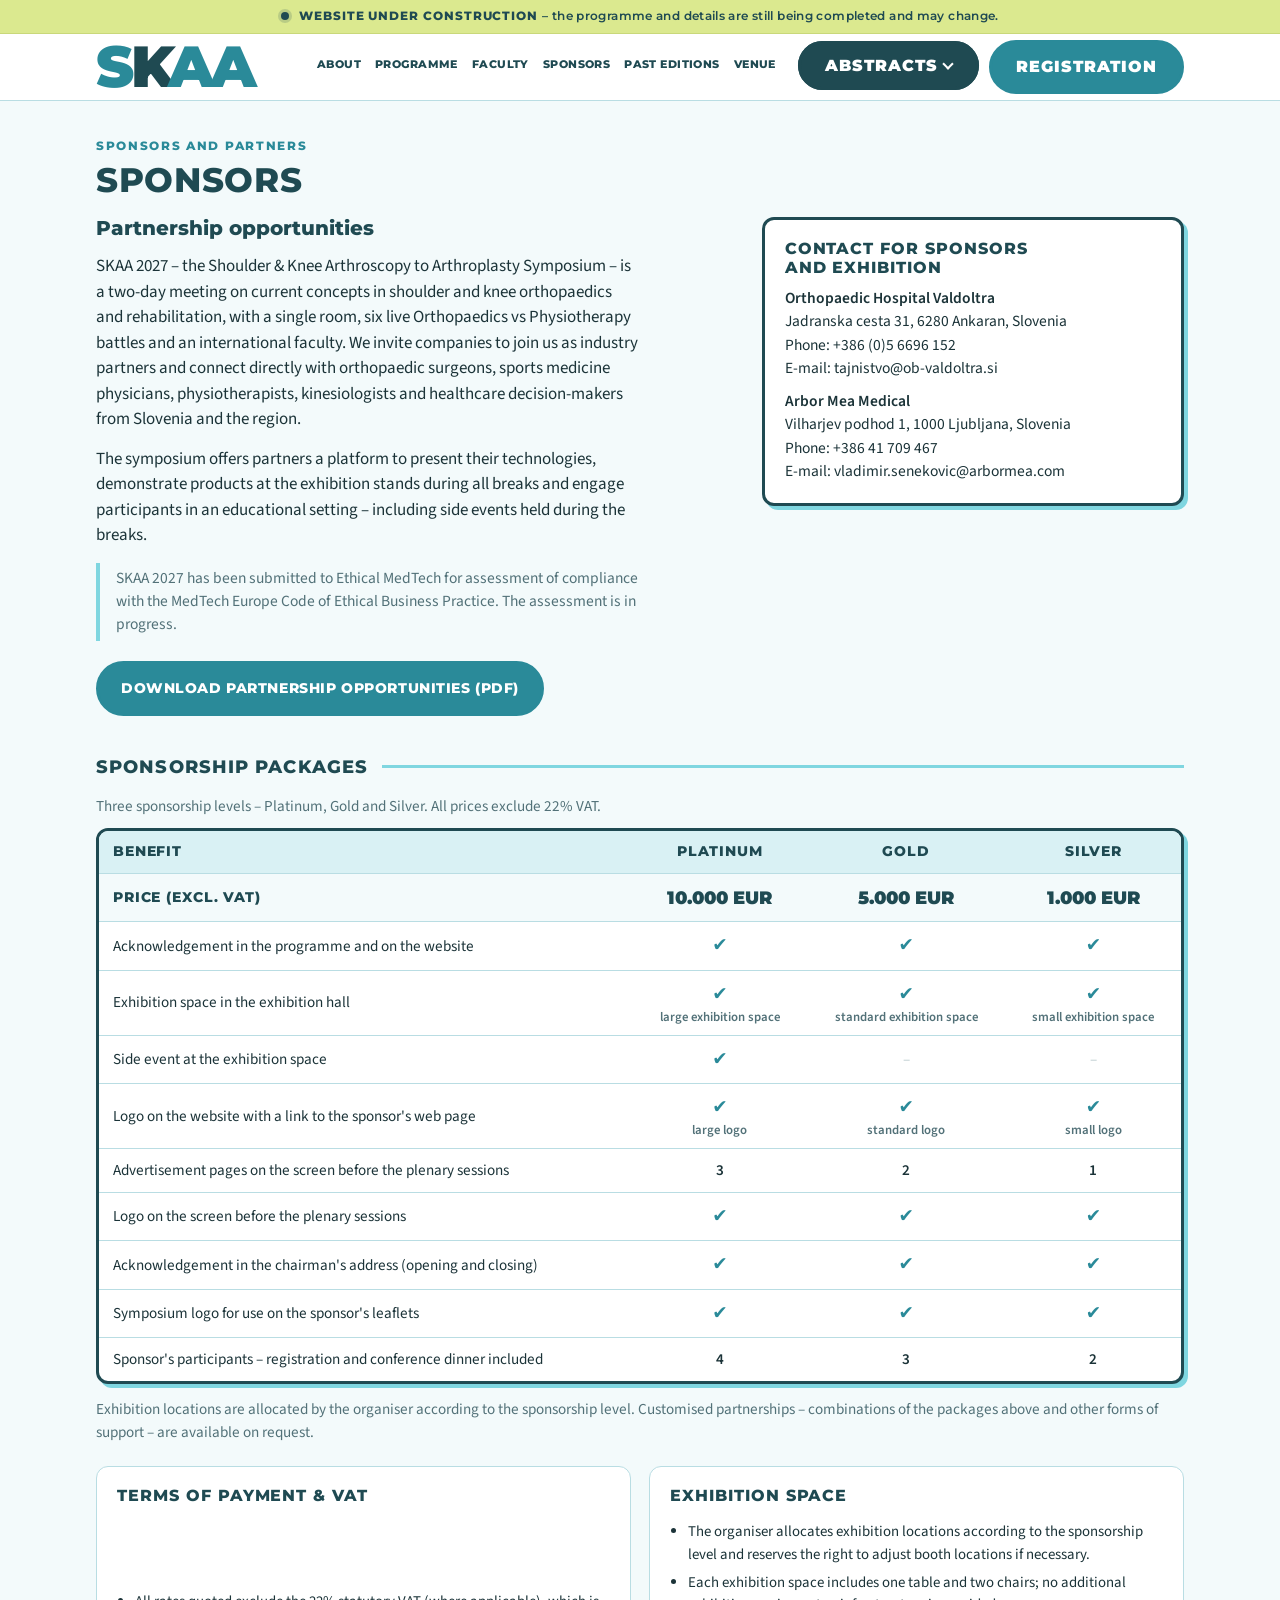
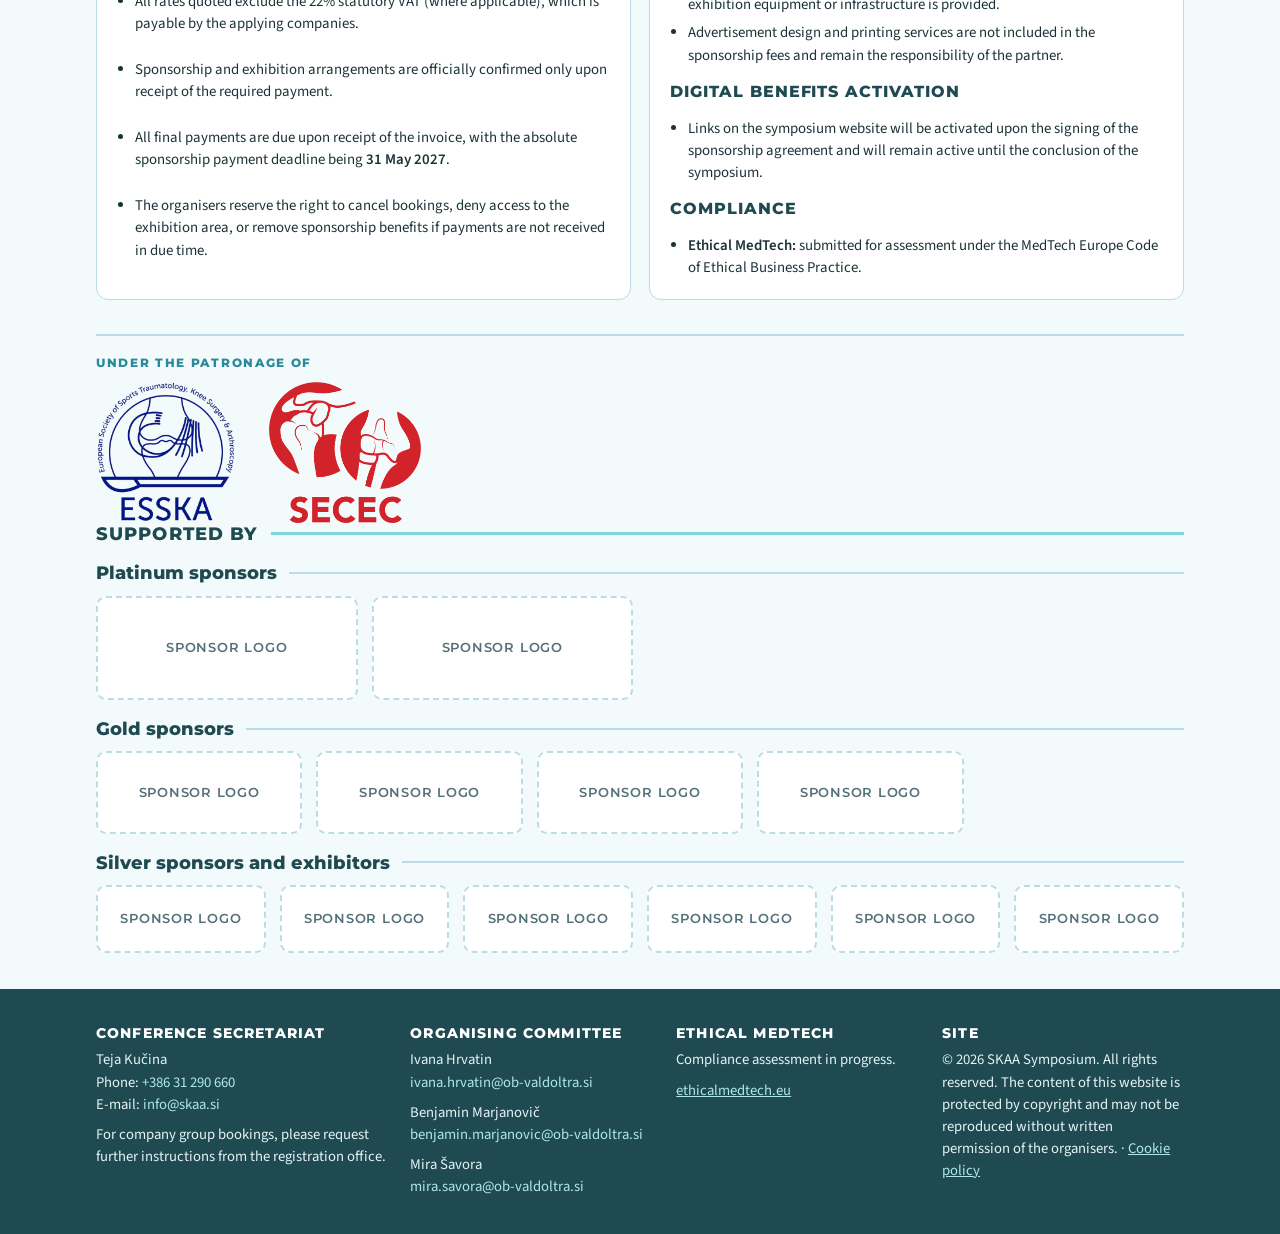
<file: sponsors.html>
<!doctype html>
<html lang="en">
<head>
<meta charset="utf-8">
<meta name="viewport" content="width=device-width, initial-scale=1, viewport-fit=cover">
<title>SKAA Symposium – Sponsors</title>
<meta name="description" content="Sponsorship and exhibition opportunities at SKAA 2027, Portorož – invitation for sponsors and partners.">
<link rel="canonical" href="https://www.skaa.si/sponsors.html">
<meta property="og:type" content="website">
<meta property="og:site_name" content="SKAA 2027 Symposium">
<meta property="og:title" content="SKAA Symposium – Sponsors">
<meta property="og:description" content="Sponsorship and exhibition opportunities at SKAA 2027, Portorož – invitation for sponsors and partners.">
<meta property="og:url" content="https://www.skaa.si/sponsors.html">
<meta property="og:image" content="https://www.skaa.si/assets/og-image.png">
<meta property="og:image:width" content="1200"><meta property="og:image:height" content="630">
<meta property="og:locale" content="en_GB">
<meta name="twitter:card" content="summary_large_image">
<link rel="icon" href="favicon.ico" sizes="32x32">
<link rel="icon" type="image/png" sizes="32x32" href="favicon-32.png">
<link rel="icon" type="image/png" sizes="192x192" href="favicon-192.png">
<link rel="apple-touch-icon" href="apple-touch-icon.png">
<meta name="theme-color" content="#2a8a99">
<link rel="preload" href="fonts/montserrat-latin-800-normal.woff2" as="font" type="font/woff2" crossorigin>
<link rel="preload" href="fonts/source-sans-3-latin-400-normal.woff2" as="font" type="font/woff2" crossorigin>
<link rel="stylesheet" href="fonts/fonts.css">
<style>
/* Layout: full-width bands (hero, sponsors, archive, forms) with a 1120px inner column; outlined "flyer boxes" carry the 2025 visual language. */
:root{
  color-scheme:light;
  --bg:#f3fafb; --bg2:#ffffff; --fg:#1b3338; --muted:#527178;
  --teal:#2a8a99; --teal-deep:#1f4a52; --aqua:#7fd6e0; --aqua-soft:#d9f1f4;
  --line:#b9dde3; --lime:#dbe98f; --box:#ffffff; --ok:#1f7a4a;
  --display:"Montserrat",system-ui,sans-serif; --body:"Source Sans 3","Segoe UI",system-ui,sans-serif;
}

*{box-sizing:border-box}
body{background:var(--bg);color:var(--fg);font-family:var(--body);font-size:17px;line-height:1.5;margin:0}
body::before{content:"";position:fixed;inset:0 0 auto;height:env(safe-area-inset-top,0px);z-index:10;background:var(--bg2)}
h1,h2,h3{font-family:var(--display);text-wrap:balance;line-height:1.15;margin:0}
h2{font-size:clamp(1.5rem,3vw,2.1rem);font-weight:800;color:var(--teal-deep);text-transform:uppercase;letter-spacing:.02em}
h3{font-size:1.15rem;font-weight:800;color:var(--teal-deep)}
.h-link{color:inherit;text-decoration:none;border-bottom:4px solid var(--aqua)}
.h-link:hover{color:var(--teal)}
p{margin:0}
a{color:var(--teal)}
.wrap{max-width:1120px;margin:0 auto;padding-left:max(16px,env(safe-area-inset-left,0px));padding-right:max(16px,env(safe-area-inset-right,0px))}
.band{padding-block:36px}
.band.alt{background:var(--bg2)}
.eyebrow{font-family:var(--display);font-size:.75rem;font-weight:800;letter-spacing:.14em;text-transform:uppercase;color:var(--teal)}
.sect-head{display:grid;gap:6px;margin-bottom:18px;max-width:62ch}
.sect-head p{color:var(--muted)}
@media (min-width:700px){.sect-head h2{text-wrap:nowrap;white-space:nowrap}}
.btn{display:inline-flex;align-items:center;gap:8px;font-family:var(--display);font-weight:800;font-size:.9rem;letter-spacing:.04em;text-transform:uppercase;padding:14px 22px;border-radius:999px;text-decoration:none;cursor:pointer;border:3px solid var(--teal);background:var(--teal);color:#fff;transition:transform .15s,box-shadow .15s,background .15s}
.btn.ghost{background:transparent;color:var(--teal-deep);border-color:var(--teal-deep)}
.btn:hover{transform:translate(-1px,-1px);box-shadow:3px 3px 0 var(--aqua);background:var(--teal-deep);border-color:var(--teal-deep)}
.btn:focus-visible,input:focus-visible,select:focus-visible,textarea:focus-visible,summary:focus-visible,a:focus-visible{outline:3px solid var(--aqua);outline-offset:2px}
.note{font-size:.95rem;color:var(--muted)}
.todo{display:inline-block;font-family:var(--display);font-size:.7rem;font-weight:800;letter-spacing:.08em;text-transform:uppercase;background:#ffe9a8;color:#5a4300;padding:3px 8px;border-radius:4px;vertical-align:middle}

/* header */
.uc{background:var(--lime);color:var(--teal-deep);border-bottom:1px solid #c9d87a}
.uc .wrap{display:flex;align-items:center;justify-content:center;gap:10px;padding-top:7px;padding-bottom:7px;font-family:var(--display);font-weight:800;font-size:.72rem;letter-spacing:.08em;text-transform:uppercase;text-align:center}
.uc i{flex:none;width:8px;height:8px;border-radius:50%;background:var(--teal-deep);box-shadow:0 0 0 3px rgba(31,74,82,.18)}
.uc span b{font-weight:600;letter-spacing:.03em;text-transform:none;font-size:.78rem}
@media (max-width:600px){.uc .wrap{font-size:.66rem;letter-spacing:.06em}}
header{position:sticky;top:env(safe-area-inset-top,0px);z-index:9;background:var(--bg2);border-bottom:1px solid var(--line)}
header .wrap{display:flex;align-items:center;justify-content:space-between;gap:16px;padding-block:6px}
.brand{display:flex;align-items:center;gap:12px;text-decoration:none;color:var(--teal-deep);font-family:var(--display)}
.brand-mark{font-weight:900;font-size:clamp(2.6rem,4.5vw,3.9rem);letter-spacing:-.06em;color:var(--teal);line-height:.85;display:block}
.brand-mark .k{color:var(--teal-deep);margin-right:-.05em}
.brand-mark .aa{letter-spacing:-.12em;color:var(--teal)}
.brand-mark .s{color:var(--teal)}
header .wrap{flex-wrap:wrap}
nav{flex:1;min-width:0}
nav ul{list-style:none;margin:0;padding:0;display:flex;flex-wrap:wrap;gap:2px 2px;justify-content:flex-end}
nav a{display:inline-block;text-decoration:none;color:var(--teal-deep);font-family:var(--display);font-weight:800;font-size:.66rem;letter-spacing:.04em;text-transform:uppercase;padding:8px 6px;white-space:nowrap;border-radius:999px;border-bottom:3px solid transparent;line-height:1}
nav a:hover{color:var(--teal);background:var(--aqua-soft)}
/* drop-down sub-menu (Abstracts) */
nav li.has-sub{position:relative}
nav li.has-sub>a::after{content:"";display:inline-block;width:5px;height:5px;margin:0 0 2px 5px;border-right:2px solid currentColor;border-bottom:2px solid currentColor;transform:rotate(45deg)}
nav ul.sub{display:none;position:absolute;top:100%;left:0;flex-direction:column;align-items:stretch;gap:2px;min-width:200px;margin:0;padding:6px;background:var(--bg2);border:1px solid var(--line);border-radius:10px;box-shadow:0 10px 24px rgba(31,74,82,.16);z-index:3}
nav li.has-sub:hover>ul.sub,nav li.has-sub:focus-within>ul.sub{display:flex}
nav ul.sub a{display:block;font-size:.7rem;padding:9px 12px;border-radius:8px}
@media (max-width:1000px){nav ul.sub{left:50%;transform:translateX(-50%)}}
.reg-btn{flex:none;font-family:var(--display);font-weight:900;font-size:1rem;letter-spacing:.06em;text-transform:uppercase;color:#fff;background:var(--teal);border:3px solid var(--teal);border-radius:999px;padding:12px 24px;text-decoration:none;white-space:nowrap;transition:box-shadow .15s,transform .15s}
/* the two header buttons: Abstracts (with its drop-down) and Registration */
.ctas{display:flex;align-items:center;gap:10px;flex:none}
.ctas .has-sub{position:relative}
.abs-btn{background:var(--teal-deep);border-color:var(--teal-deep)}
.abs-btn:hover{background:var(--teal);border-color:var(--teal);box-shadow:3px 3px 0 var(--lime)}
.abs-btn::after{content:"";display:inline-block;width:6px;height:6px;margin:0 0 3px 7px;border-right:2.5px solid currentColor;border-bottom:2.5px solid currentColor;transform:rotate(45deg)}
.ctas ul.sub{display:none;position:absolute;top:100%;right:0;flex-direction:column;align-items:stretch;gap:2px;min-width:230px;margin:4px 0 0;padding:6px;list-style:none;background:var(--bg2);border:1px solid var(--line);border-radius:10px;box-shadow:0 10px 24px rgba(31,74,82,.16);z-index:3}
.ctas .has-sub:hover>ul.sub,.ctas .has-sub:focus-within>ul.sub{display:flex}
.ctas ul.sub a{display:block;text-decoration:none;font-family:var(--display);font-weight:800;font-size:.72rem;letter-spacing:.04em;text-transform:uppercase;color:var(--teal-deep);padding:9px 12px;border-radius:8px}
.ctas ul.sub a:hover{color:var(--teal);background:var(--aqua-soft)}
.ctas ul.sub .sub-soon{display:block;font-family:var(--display);font-weight:800;font-size:.72rem;letter-spacing:.04em;text-transform:uppercase;color:var(--muted);padding:9px 12px;cursor:default}
.reg-btn:hover{background:var(--teal-deep);border-color:var(--teal-deep);box-shadow:3px 3px 0 var(--aqua);transform:translate(-1px,-1px)}
@media (max-width:1000px){
  header .wrap{flex-direction:column;align-items:stretch;gap:8px}
  nav ul{justify-content:center}
  .reg-btn{align-self:center}
  .ctas{align-self:center;flex-wrap:wrap;justify-content:center}
}

/* hero: the flyer's pale geometric field */
.hero{position:relative;overflow:hidden;background:
  linear-gradient(135deg,rgba(127,214,224,.35) 0 50%,transparent 50%) 0 0/420px 420px no-repeat,
  linear-gradient(225deg,rgba(127,214,224,.25) 0 50%,transparent 50%) 100% 100%/360px 360px no-repeat,
  linear-gradient(180deg,var(--aqua-soft),var(--bg));padding-block:20px 36px}
.hero .wrap{display:grid;gap:28px}
.hero-row{display:grid;grid-template-columns:minmax(0,1fr) clamp(120px,26vw,300px);gap:clamp(12px,3vw,28px);align-items:center;margin-top:14px}
.hero-info{min-width:0}
.hero-main{min-width:0}
.hero-side{display:grid;gap:14px;justify-items:end;min-width:0}
.slogan{display:grid;justify-items:end;text-align:right;font-family:var(--display);font-weight:900;text-transform:uppercase;line-height:.9;letter-spacing:-.04em;font-size:clamp(2.4rem,5.2vw,4.2rem);color:var(--teal)}
.slogan .to{color:var(--teal-deep)}
.journey{width:100%;justify-self:end;min-width:0}
.journey svg{width:100%;height:auto;display:block;overflow:visible}
.jlab{font-family:var(--body);font-weight:600;font-size:13px;letter-spacing:.22em;text-transform:uppercase;fill:var(--teal-deep)}
.jdate{font-family:var(--display);font-weight:900;font-size:42px;letter-spacing:-.02em}
.jmon{font-family:var(--display);font-weight:800;font-size:19px;text-transform:uppercase;letter-spacing:.04em}
.jms{font-family:var(--display);font-weight:800;font-size:12px;letter-spacing:.06em;text-transform:uppercase;fill:var(--teal-deep)}
.jend{font-family:var(--display);font-weight:900;font-size:17px;letter-spacing:.04em;text-transform:uppercase;fill:var(--teal-deep)}
.jcap{font-family:var(--body);font-weight:600;font-size:12px;letter-spacing:.12em;text-transform:uppercase;fill:var(--muted)}
.jtag{font-family:var(--body);font-weight:600;font-size:14px;letter-spacing:.18em;text-transform:uppercase;fill:var(--teal-deep)}
/* text logo (edit the year in .year and .l2 for the next edition) */
.logo{display:grid;grid-template-columns:auto auto auto minmax(0,1fr);align-items:center;gap:0 24px;font-family:var(--display)}
.logo-slogan{display:grid;justify-items:end;text-align:right;font-weight:900;font-size:clamp(2.6rem,6.2vw,5.2rem);line-height:.86;letter-spacing:-.05em;text-transform:uppercase;color:var(--teal);padding-left:18px;margin-left:6px;border-left:4px solid var(--aqua);justify-self:end;width:100%}
.logo-slogan .to{color:var(--teal-deep)}
.logo-mark{display:grid;justify-items:end;line-height:.82}
.logo-mark .word{font-weight:900;font-size:clamp(3.4rem,7.2vw,5.4rem);letter-spacing:-.06em;color:var(--teal);display:inline-flex}
.logo-mark .k{color:var(--teal-deep);margin-right:-.05em}
.logo-mark .aa{letter-spacing:-.12em;color:var(--teal)}
.logo-mark .year{font-weight:900;font-size:clamp(1.7rem,3.6vw,2.8rem);color:var(--teal-deep);letter-spacing:-.02em;margin-top:.08em}
.logo-dots{width:30px;height:100%;min-height:150px;background:
  repeating-linear-gradient(to bottom,var(--aqua) 0 8px,transparent 8px 13px) 0 0/7px 100% no-repeat,
  repeating-linear-gradient(to bottom,var(--teal) 0 8px,transparent 8px 13px) 11px 0/7px 100% no-repeat,
  repeating-linear-gradient(to bottom,var(--teal-deep) 0 8px,transparent 8px 13px) 22px 0/7px 100% no-repeat}
.logo-text{display:grid;gap:2px;min-width:0}
.logo-text .l1,.logo-text .l2{white-space:nowrap}
.logo-text .l1{font-weight:900;font-size:clamp(1.2rem,2.7vw,1.95rem);line-height:1.02;color:var(--teal);text-transform:uppercase;letter-spacing:-.01em}
.logo-text .l2{font-weight:900;font-size:clamp(1.2rem,2.7vw,1.95rem);line-height:1.05;color:var(--teal-deep);text-transform:uppercase;padding-bottom:6px;border-bottom:4px solid var(--teal);width:fit-content}
.logo-text .l4{font-family:var(--display);font-weight:700;font-size:clamp(.95rem,1.5vw,1.12rem);max-width:30ch;line-height:1.25;color:var(--teal-deep);margin-top:8px;text-wrap:balance}
@media (max-width:520px){
  .logo{grid-template-columns:1fr;gap:14px}
  .logo-slogan{border-left:0;padding-left:0;justify-items:start;text-align:left}
  .logo-mark{justify-items:start}
  .logo-dots{height:10px;min-height:0;width:100%;background:
    repeating-linear-gradient(to right,var(--teal) 0 8px,transparent 8px 13px) 0 0/100% 7px no-repeat}
}
.hero h1{font-size:clamp(1.3rem,2.6vw,1.75rem);font-weight:800;color:var(--teal-deep);margin-top:22px}
.when{display:grid;gap:4px;margin-top:4px;font-family:var(--display)}
.when b{font-size:clamp(1.2rem,2.4vw,1.6rem);font-weight:900;color:var(--teal-deep)}
.when span{font-weight:600;color:var(--fg)}
.cta{display:flex;flex-wrap:wrap;gap:12px;margin-top:24px}
.organizers{display:grid;gap:10px;padding-bottom:22px;border-bottom:2px solid var(--line)}
.organizers .row{display:flex;flex-wrap:nowrap;align-items:center;gap:clamp(14px,3.5vw,44px);min-width:0}
.organizers .row a{flex:0 1 auto;min-width:0;display:flex;align-items:center;transition:transform .15s}
.organizers .row a:hover{transform:translateY(-2px)}
.organizers img,.organizers svg{height:clamp(36px,8vw,104px);width:auto;max-width:100%;object-fit:contain;object-position:left center}
.ssasst{display:block;overflow:visible}
.ssasst-text{font-family:"Roboto Condensed","Arial Narrow","DejaVu Sans Condensed",sans-serif;font-weight:300;font-size:36px;letter-spacing:.01em}
/* flyer boxes */
.boxes{display:grid;grid-template-columns:repeat(2,1fr);gap:14px}
.box{border:3px solid var(--teal-deep);border-radius:12px;background:var(--box);padding:18px 16px;text-align:center;font-family:var(--display);font-weight:800;font-size:1rem;color:var(--teal-deep);display:flex;align-items:center;justify-content:center;min-height:84px;box-shadow:4px 4px 0 var(--aqua)}
.box.wide{grid-column:1/-1}

/* key facts */
.facts{display:grid;grid-template-columns:repeat(auto-fit,minmax(220px,1fr));gap:20px}
.fact{border-top:4px solid var(--teal);padding-top:12px}
.fact .eyebrow{color:var(--muted)}
.fact b{display:block;font-family:var(--display);font-weight:800;font-size:1.2rem;color:var(--teal-deep);margin-top:4px}

/* sponsors */
.tiers{display:grid;gap:18px}
.tier h3{display:flex;align-items:center;gap:12px;margin-bottom:12px}
.tier h3::after{content:"";flex:1;height:2px;background:var(--line)}
.logos{display:grid;gap:14px;grid-template-columns:repeat(auto-fill,minmax(200px,1fr))}
.logos.big{grid-template-columns:repeat(auto-fill,minmax(260px,1fr))}
.logos.small{grid-template-columns:repeat(auto-fill,minmax(150px,1fr))}
.logo-tile{display:flex;align-items:center;justify-content:center;aspect-ratio:5/2;max-width:100%;background:var(--box);border:2px dashed var(--line);border-radius:10px;text-decoration:none;color:var(--muted);font-family:var(--display);font-weight:600;font-size:.8rem;letter-spacing:.06em;text-transform:uppercase;padding:14px;transition:border-color .15s}
.logo-tile:hover{border-color:var(--teal)}
.logo-tile img{max-height:70px;max-width:85%;object-fit:contain}
.logo-tile.real{border-style:solid;background:#fff}
.patronage{display:grid;gap:10px;margin-top:22px;padding-top:18px;border-top:2px solid var(--line)}
.patronage .row{display:flex;flex-wrap:nowrap;align-items:center;gap:clamp(12px,2.5vw,32px);min-width:0}
.patronage .row a{flex:0 1 auto;min-width:0;display:flex;align-items:center;transition:transform .15s}
.patronage .row a:hover{transform:translateY(-2px)}
.patronage img{height:clamp(72px,11vw,150px);width:auto;max-width:100%;object-fit:contain;object-position:left center}

/* archive */
.archive{display:grid;gap:18px;grid-template-columns:repeat(auto-fill,minmax(320px,1fr))}
.edition{background:var(--box);border:1px solid var(--line);border-radius:14px;overflow:hidden;display:grid;grid-template-rows:auto 1fr}
.edition .top{background:#fff;padding:18px;border-bottom:1px solid var(--line);display:flex;align-items:center;justify-content:center;min-height:120px}
.edition .top img{max-width:100%;height:auto;max-height:90px}
.edition .top.future{background:var(--aqua-soft);color:var(--muted);font-family:var(--display);font-weight:800;font-size:1.6rem;letter-spacing:.04em}
.edition .body{padding:18px;display:grid;gap:10px;align-content:start}
.edition .slogan{font-family:var(--display);font-weight:800;color:var(--teal-deep);font-size:1.05rem}
.edition dl{display:grid;grid-template-columns:auto 1fr;gap:4px 12px;margin:0;font-size:.95rem}
.edition dt{color:var(--muted)}.edition dd{margin:0}
.edition .links{display:flex;flex-wrap:wrap;gap:8px;margin-top:4px}
.chip{display:inline-flex;align-items:center;gap:6px;font-size:.85rem;font-weight:600;padding:6px 12px;border-radius:999px;border:2px solid var(--teal);color:var(--teal);text-decoration:none;background:transparent}
.chip.disabled{border-color:var(--line);color:var(--muted);cursor:default}
details.faculty{margin-top:6px}
details.faculty summary{cursor:pointer;color:var(--teal);font-weight:600;font-size:.95rem}
details.faculty ul{columns:2;gap:20px;margin:10px 0 0;padding-left:18px;font-size:.92rem}

/* forms */
.form-grid{display:grid;grid-template-columns:1.4fr 1fr;gap:40px;align-items:start}
form{display:grid;gap:22px;min-width:0}
fieldset{border:1px solid var(--line);border-radius:12px;padding:18px 18px 20px;margin:0;background:var(--box);display:grid;gap:14px;min-width:0}
legend{font-family:var(--display);font-weight:800;color:var(--teal-deep);padding:0 8px;font-size:1rem;text-transform:uppercase;letter-spacing:.06em}
.row2{display:grid;grid-template-columns:1fr 1fr;gap:14px}
.row3{display:grid;grid-template-columns:1fr 1fr 1fr;gap:14px}
label.f{display:grid;gap:5px;font-size:.9rem;font-weight:600;color:var(--muted);min-width:0}
label.f .req{color:#c0392b}
input[type=text],input[type=email],input[type=tel],select,textarea{width:100%;font:inherit;font-size:1rem;color:var(--fg);background:var(--bg2);border:1.5px solid var(--line);border-radius:8px;padding:10px 12px;min-width:0}
textarea{min-height:160px;resize:vertical}
.check{display:flex;gap:10px;align-items:flex-start;font-size:.95rem;font-weight:400;color:var(--fg)}
.check input{margin-top:4px;width:18px;height:18px;accent-color:var(--teal)}
.fees{display:grid;gap:8px}
.fee{display:grid;grid-template-columns:auto 1fr auto;gap:12px;align-items:center;padding:10px 12px;border:1.5px solid var(--line);border-radius:8px}
.fee b{font-family:var(--display);font-weight:800;color:var(--teal-deep);font-variant-numeric:tabular-nums}
.side{display:grid;gap:18px;align-self:start;position:sticky;top:90px}
.card{background:var(--box);border:1px solid var(--line);border-radius:12px;padding:20px;display:grid;gap:10px}
.card h3{font-size:1rem;text-transform:uppercase;letter-spacing:.06em}
.payee{font-size:.95rem;display:grid;grid-template-columns:auto 1fr;gap:4px 12px}
.payee dt{color:var(--muted)}.payee dd{margin:0;font-weight:600;user-select:all}
.copy{justify-self:start;font:inherit;font-size:.85rem;font-weight:600;color:var(--teal);background:none;border:1.5px solid var(--teal);border-radius:999px;padding:5px 12px;cursor:pointer}
.counter{font-size:.85rem;color:var(--muted);text-align:right;font-variant-numeric:tabular-nums}
.done{background:var(--aqua-soft);border:2px solid var(--teal);border-radius:12px;padding:18px;display:grid;gap:6px}
.done b{color:var(--ok);font-family:var(--display)}

/* venue */
.venue{display:grid;grid-template-columns:1fr 1fr;gap:32px;align-items:center}
.venue img{width:100%;max-width:100%;height:auto;border-radius:14px;display:block}
.venue ul{margin:12px 0 0;padding-left:20px;display:grid;gap:6px}

/* welcome letter */
#about{padding-block:32px}
.welcome{display:grid;grid-template-columns:1fr 2fr;gap:28px;align-items:start}
.welcome-head{position:sticky;top:90px;display:grid;gap:10px;border-left:4px solid var(--teal);padding-left:18px}
.welcome-head .sub{font-family:var(--display);font-weight:800;font-size:1.05rem;color:var(--teal-deep);line-height:1.3}
.welcome-head .sub.muted{font-weight:600;color:var(--muted);font-size:.95rem}
.welcome-head .motto{font-family:var(--display);font-weight:900;font-size:clamp(1.6rem,3vw,2.2rem);color:var(--teal);text-transform:uppercase;letter-spacing:.02em;line-height:1.05;margin-top:6px}
.letter{display:grid;gap:12px;max-width:68ch;min-width:0}
.letter h3{margin-top:10px;font-size:1.25rem}
.letter .salute{font-family:var(--display);font-weight:800;color:var(--teal-deep);font-size:1.35rem;line-height:1.3}
.letter em{color:var(--teal);font-style:normal;font-weight:600}
.letter .sign{margin-top:6px}
.letter .cta{margin-top:4px}
.topics{display:grid;grid-template-columns:1fr 1fr;gap:16px}
.topic{background:var(--box);border:3px solid var(--teal-deep);border-radius:12px;padding:16px;box-shadow:4px 4px 0 var(--aqua);display:grid;gap:6px;font-size:.97rem}

/* faculty */
.people{display:grid;gap:22px 16px;grid-template-columns:repeat(auto-fill,minmax(150px,1fr))}
.person{display:grid;justify-items:center;gap:10px;background:none;border:0;padding:0;font:inherit;color:var(--fg);cursor:pointer;text-align:center;min-width:0}
.person .photo{width:128px;height:128px;max-width:100%;border-radius:50%;overflow:hidden;border:3px solid var(--teal);box-shadow:4px 4px 0 var(--aqua);background:var(--aqua-soft);display:flex;align-items:center;justify-content:center;font-family:var(--display);font-weight:800;font-size:1.8rem;color:var(--teal-deep);transition:transform .15s}
.person .photo img{width:100%;height:100%;object-fit:cover;display:block}
.person:hover .photo{transform:translateY(-3px)}
.person .name{font-family:var(--display);font-weight:800;font-size:.95rem;color:var(--teal-deep);line-height:1.2}
.person .role{font-size:.82rem;color:var(--muted)}
.modal{position:fixed;inset:0;z-index:20;background:rgba(15,31,35,.6);display:flex;align-items:center;justify-content:center;padding:max(16px,env(safe-area-inset-left,0px))}
.modal-box{background:var(--bg2);color:var(--fg);border-radius:16px;max-width:620px;width:100%;max-height:90vh;overflow:auto;padding:28px;display:grid;gap:14px;border-top:6px solid var(--teal);position:relative}
.modal-head{display:flex;gap:18px;align-items:center}
.modal-head .photo{width:96px;height:96px;flex:none;border-radius:50%;overflow:hidden;border:3px solid var(--teal);background:var(--aqua-soft);display:flex;align-items:center;justify-content:center;font-family:var(--display);font-weight:800;font-size:1.5rem;color:var(--teal-deep)}
.modal-head .photo img{width:100%;height:100%;object-fit:cover}
.modal-head h3{font-size:1.3rem}
.modal-close{position:absolute;top:12px;right:12px;width:36px;height:36px;border-radius:50%;border:2px solid var(--line);background:var(--bg2);color:var(--fg);font-size:1.2rem;cursor:pointer}
.modal-box p{max-width:62ch}

footer{background:var(--teal-deep);color:#e6f3f5;padding-block:36px;font-size:.92rem}
:root[data-theme="dark"] footer,footer{color:#e6f3f5}
footer .wrap{display:grid;grid-template-columns:1.2fr 1fr 1fr 1fr;gap:24px}
footer a{color:#aee7ee}
footer h3{color:#fff;font-size:.9rem;text-transform:uppercase;letter-spacing:.08em;margin-bottom:8px}
footer .mail{color:#aee7ee;user-select:all}

@media (max-width:860px){
  .form-grid,.venue,.welcome{grid-template-columns:1fr}
  .slogan{justify-items:start;text-align:left}
  .hero-side{justify-items:start}
  .welcome-head{position:static}
  footer .wrap{grid-template-columns:1fr 1fr}
  .side{position:static}
  .row3{grid-template-columns:1fr 1fr}
}
@media (max-width:520px){
  body{font-size:16px}
  .boxes,.row2,.row3,.topics{grid-template-columns:1fr}
  .cta .btn{padding:11px 14px;font-size:.78rem;letter-spacing:.02em;text-align:center;line-height:1.2}
  .when b{font-size:1.1rem}
  .when span{font-size:.95rem}
  .box{min-height:64px}
  details.faculty ul{columns:1}
  .band{padding-block:40px}
}
@media (prefers-reduced-motion:reduce){*{transition:none!important}}
</style>
<style>
img{max-width:100%}
.partner{display:grid;grid-template-columns:1.5fr 1fr;gap:32px;align-items:start;margin-bottom:40px}
.partner-text{display:grid;gap:14px;max-width:68ch}
.partner-text h3{font-size:1.25rem}
.partner-text .cta{margin-top:6px}
.compliance{border-left:4px solid var(--aqua);padding:4px 0 4px 16px;color:var(--muted);font-size:.97rem}
.partner .card{border:3px solid var(--teal-deep);box-shadow:4px 4px 0 var(--aqua)}
.partner .card p{font-size:.97rem}
.supported{display:flex;align-items:center;gap:14px;margin:0 0 18px;font-family:var(--display);font-weight:800;font-size:1.15rem;color:var(--teal-deep);text-transform:uppercase;letter-spacing:.06em}
.supported::after{content:"";flex:1;height:3px;background:var(--aqua)}
.cmp-wrap{overflow-x:auto;-webkit-overflow-scrolling:touch;margin-top:10px;border:3px solid var(--teal-deep);border-radius:12px;box-shadow:4px 4px 0 var(--aqua);background:#fff}
table.cmp{width:100%;min-width:640px;border-collapse:collapse;font-size:.95rem}
table.cmp th,table.cmp td{border-bottom:1px solid var(--line);padding:10px 14px;vertical-align:middle;text-align:center}
table.cmp th{font-family:var(--display);font-weight:800;color:var(--teal-deep);font-size:.9rem;text-transform:uppercase;letter-spacing:.06em;background:var(--aqua-soft);white-space:nowrap}
table.cmp th:first-child,table.cmp td:first-child{text-align:left}
table.cmp td.y{color:var(--teal);font-weight:800;font-size:1.15rem}
table.cmp td.n{color:#b9c9cc}
table.cmp td .sub{display:block;font-size:.8rem;font-weight:600;color:var(--muted);line-height:1.25}
table.cmp tr.price td{font-family:var(--display);font-weight:900;color:var(--teal-deep);font-size:1.15rem;background:var(--bg);white-space:nowrap}
table.cmp tr.price td:first-child{font-size:.9rem;font-weight:800;text-transform:uppercase;letter-spacing:.06em}
table.cmp tbody tr:last-child td{border-bottom:0}
.terms{display:grid;grid-template-columns:1fr 1fr;gap:18px;margin-top:22px}
.terms .card h3{font-size:1rem;text-transform:uppercase;letter-spacing:.06em;margin-top:6px}
.terms .card h3:first-child{margin-top:0}
.terms ul{margin:6px 0 0;padding-left:18px;display:grid;gap:6px;font-size:.93rem}
.extras{display:grid;grid-template-columns:repeat(auto-fit,minmax(230px,1fr));gap:20px;margin-bottom:40px}
@media (max-width:860px){.partner{grid-template-columns:1fr}.terms{grid-template-columns:1fr}}
</style>
</head>
<body>
<a id="page-top" tabindex="-1" aria-hidden="true" style="position:absolute;top:0;left:0;width:1px;height:1px;overflow:hidden;opacity:0;outline:none"></a>
<div class="uc" role="status"><div class="wrap"><i aria-hidden="true"></i><span>Website under construction <b>– the programme and details are still being completed and may change.</b></span></div></div>
<header>
  <div class="wrap">
    <a class="brand" href="index.html" title="SKAA – home page" aria-label="SKAA – home page"><span class="brand-mark"><span class="s">S</span><span class="k">K</span><span class="aa">AA</span></span></a>
    <nav aria-label="Main">
      <ul>
        <li><a href="#about">About</a></li>
        <li><a href="programme.html">Programme</a></li>
        <li><a href="faculty.html">Faculty</a></li>
        <li><a href="sponsors.html">Sponsors</a></li>
        <li><a href="archive.html">Past editions</a></li>
        <li><a href="venue.html">Venue</a></li>
      </ul>
    </nav>
    <div class="ctas">
      <div class="has-sub">
        <a class="reg-btn abs-btn" href="abstracts.html" aria-haspopup="true">Abstracts</a>
        <ul class="sub" aria-label="Abstracts">
          <li><a href="abstracts.html">Submission guidelines</a></li>
          <li><span class="sub-soon">Submit an abstract – opens shortly</span></li>
        </ul>
      </div>
      <a class="reg-btn" href="registration.html">Registration</a>
    </div>
  </div>
</header>
<section class="band" id="sponsors">
  <div class="wrap">
    <div class="sect-head">
      <span class="eyebrow">Sponsors and partners</span>
      <h2>Sponsors</h2>
    </div>
    <div class="partner">
      <div class="partner-text">
        <h3>Partnership opportunities</h3>
        <p>SKAA 2027 – the Shoulder &amp; Knee Arthroscopy to Arthroplasty Symposium – is a two-day meeting on current concepts in shoulder and knee orthopaedics and rehabilitation, with a single room, six live Orthopaedics vs Physiotherapy battles and an international faculty. We invite companies to join us as industry partners and connect directly with orthopaedic surgeons, sports medicine physicians, physiotherapists, kinesiologists and healthcare decision-makers from Slovenia and the region.</p>
        <p>The symposium offers partners a platform to present their technologies, demonstrate products at the exhibition stands during all breaks and engage participants in an educational setting – including side events held during the breaks.</p>
        <p class="compliance">SKAA 2027 has been submitted to Ethical MedTech for assessment of compliance with the MedTech Europe Code of Ethical Business Practice. The assessment is in progress.</p>
        <div class="cta"><a class="btn" href="assets/SKAA2027_Invitation_for_sponsors.pdf" target="_blank" rel="noopener">Download partnership opportunities (PDF)</a></div>
      </div>
      <div class="card">
        <h3>Contact for sponsors and exhibition</h3>
        <p><b>Orthopaedic Hospital Valdoltra</b><br>Jadranska cesta 31, 6280 Ankaran, Slovenia<br>Phone: <span class="mail">+386 (0)5 6696 152</span><br>E-mail: <span class="mail">tajnistvo@ob-valdoltra.si</span></p>
        <p><b>Arbor Mea Medical</b><br>Vilharjev podhod 1, 1000 Ljubljana, Slovenia<br>Phone: <span class="mail">+386 41 709 467</span><br>E-mail: <span class="mail">vladimir.senekovic@arbormea.com</span></p>
      </div>
    </div>
    <h3 class="supported">Sponsorship packages</h3>
    <p class="note">Three sponsorship levels – Platinum, Gold and Silver. All prices exclude 22% VAT.</p>
    <div class="cmp-wrap">
    <table class="cmp">
      <thead><tr><th>Benefit</th><th>Platinum</th><th>Gold</th><th>Silver</th></tr></thead>
      <tbody>
        <tr class="price"><td>Price (excl. VAT)</td><td>10.000 EUR</td><td>5.000 EUR</td><td>1.000 EUR</td></tr>
        <tr><td>Acknowledgement in the programme and on the website</td><td class="y">✔</td><td class="y">✔</td><td class="y">✔</td></tr>
        <tr><td>Exhibition space in the exhibition hall</td><td class="y">✔<span class="sub">large exhibition space</span></td><td class="y">✔<span class="sub">standard exhibition space</span></td><td class="y">✔<span class="sub">small exhibition space</span></td></tr>
        <tr><td>Side event at the exhibition space</td><td class="y">✔</td><td class="n">–</td><td class="n">–</td></tr>
        <tr><td>Logo on the website with a link to the sponsor's web page</td><td class="y">✔<span class="sub">large logo</span></td><td class="y">✔<span class="sub">standard logo</span></td><td class="y">✔<span class="sub">small logo</span></td></tr>
        <tr><td>Advertisement pages on the screen before the plenary sessions</td><td><b>3</b></td><td><b>2</b></td><td><b>1</b></td></tr>
        <tr><td>Logo on the screen before the plenary sessions</td><td class="y">✔</td><td class="y">✔</td><td class="y">✔</td></tr>
        <tr><td>Acknowledgement in the chairman's address (opening and closing)</td><td class="y">✔</td><td class="y">✔</td><td class="y">✔</td></tr>
        <tr><td>Symposium logo for use on the sponsor's leaflets</td><td class="y">✔</td><td class="y">✔</td><td class="y">✔</td></tr>
        <tr><td>Sponsor's participants – registration and conference dinner included</td><td><b>4</b></td><td><b>3</b></td><td><b>2</b></td></tr>
      </tbody>
    </table>
    </div>
    <p class="note" style="margin-top:14px">Exhibition locations are allocated by the organiser according to the sponsorship level. Customised partnerships – combinations of the packages above and other forms of support – are available on request.</p>
    <div class="terms">
      <div class="card">
        <h3>Terms of Payment &amp; VAT</h3>
        <ul>
          <li>All rates quoted exclude the 22% statutory VAT (where applicable), which is payable by the applying companies.</li>
          <li>Sponsorship and exhibition arrangements are officially confirmed only upon receipt of the required payment.</li>
          <li>All final payments are due upon receipt of the invoice, with the absolute sponsorship payment deadline being <b>31 May 2027</b>.</li>
          <li>The organisers reserve the right to cancel bookings, deny access to the exhibition area, or remove sponsorship benefits if payments are not received in due time.</li>
        </ul>
      </div>
      <div class="card">
        <h3>Exhibition Space</h3>
        <ul>
          <li>The organiser allocates exhibition locations according to the sponsorship level and reserves the right to adjust booth locations if necessary.</li>
          <li>Each exhibition space includes one table and two chairs; no additional exhibition equipment or infrastructure is provided.</li>
          <li>Advertisement design and printing services are not included in the sponsorship fees and remain the responsibility of the partner.</li>
        </ul>
        <h3>Digital Benefits Activation</h3>
        <ul>
          <li>Links on the symposium website will be activated upon the signing of the sponsorship agreement and will remain active until the conclusion of the symposium.</li>
        </ul>
        <h3>Compliance</h3>
        <ul>
          <li><b>Ethical MedTech:</b> submitted for assessment under the MedTech Europe Code of Ethical Business Practice.</li>
        </ul>
      </div>
    </div>
    <div class="patronage" style="margin-top:34px">
      <span class="eyebrow">Under the patronage of</span>
      <div class="row">
        <a href="https://esska.org" target="_blank" rel="noopener" aria-label="ESSKA"><img src="assets/esska.png" alt="ESSKA – European Society of Sports Traumatology, Knee Surgery and Arthroscopy"></a>
          <a href="https://www.secec.org" target="_blank" rel="noopener" aria-label="SECEC-ESSSE"><img src="assets/secec.png" alt="SECEC-ESSSE – European Society for Surgery of the Shoulder and the Elbow"></a>
      </div>
    </div>
    <h3 class="supported">Supported by</h3>
    <div class="tiers">
      <div class="tier">
        <h3>Platinum sponsors</h3>
        <div class="logos big">
          <a class="logo-tile" href="#" aria-label="Platinum sponsor – logo placeholder">Sponsor logo</a>
          <a class="logo-tile" href="#" aria-label="Platinum sponsor – logo placeholder">Sponsor logo</a>
        </div>
      </div>
      <div class="tier">
        <h3>Gold sponsors</h3>
        <div class="logos">
          <a class="logo-tile" href="#">Sponsor logo</a>
          <a class="logo-tile" href="#">Sponsor logo</a>
          <a class="logo-tile" href="#">Sponsor logo</a>
          <a class="logo-tile" href="#">Sponsor logo</a>
        </div>
      </div>
      <div class="tier">
        <h3>Silver sponsors and exhibitors</h3>
        <div class="logos small">
          <a class="logo-tile" href="#">Sponsor logo</a>
          <a class="logo-tile" href="#">Sponsor logo</a>
          <a class="logo-tile" href="#">Sponsor logo</a>
          <a class="logo-tile" href="#">Sponsor logo</a>
          <a class="logo-tile" href="#">Sponsor logo</a>
          <a class="logo-tile" href="#">Sponsor logo</a>
        </div>
      </div>
    </div>
  </div>
</section>
<footer id="contact">
  <div class="wrap">
    <div>
      <h3>Conference secretariat</h3>
      <p>Teja Kučina<br>Phone: <span class="mail">+386 31 290 660</span><br>E-mail: <span class="mail">info@skaa.si</span></p>
      <p style="margin-top:8px">For company group bookings, please request further instructions from the registration office.</p>
    </div>
    <div>
      <h3>Organising committee</h3>
      <p>Ivana Hrvatin<br><span class="mail">ivana.hrvatin@ob-valdoltra.si</span></p>
      <p style="margin-top:8px">Benjamin Marjanovič<br><span class="mail">benjamin.marjanovic@ob-valdoltra.si</span></p>
      <p style="margin-top:8px">Mira Šavora<br><span class="mail">mira.savora@ob-valdoltra.si</span></p>
    </div>
    <div>
      <h3>Ethical MedTech</h3>
      <p>Compliance assessment in progress.</p>
      <p style="margin-top:8px"><a href="https://www.ethicalmedtech.eu">ethicalmedtech.eu</a></p>
    </div>
    <div>
      <h3>Site</h3>
      <p>© 2026 SKAA Symposium. All rights reserved. The content of this website is protected by copyright and may not be reproduced without written permission of the organisers. · <a href="cookies.html">Cookie policy</a></p>
    </div>
  </div>
</footer>
</body>
</html>
</file>
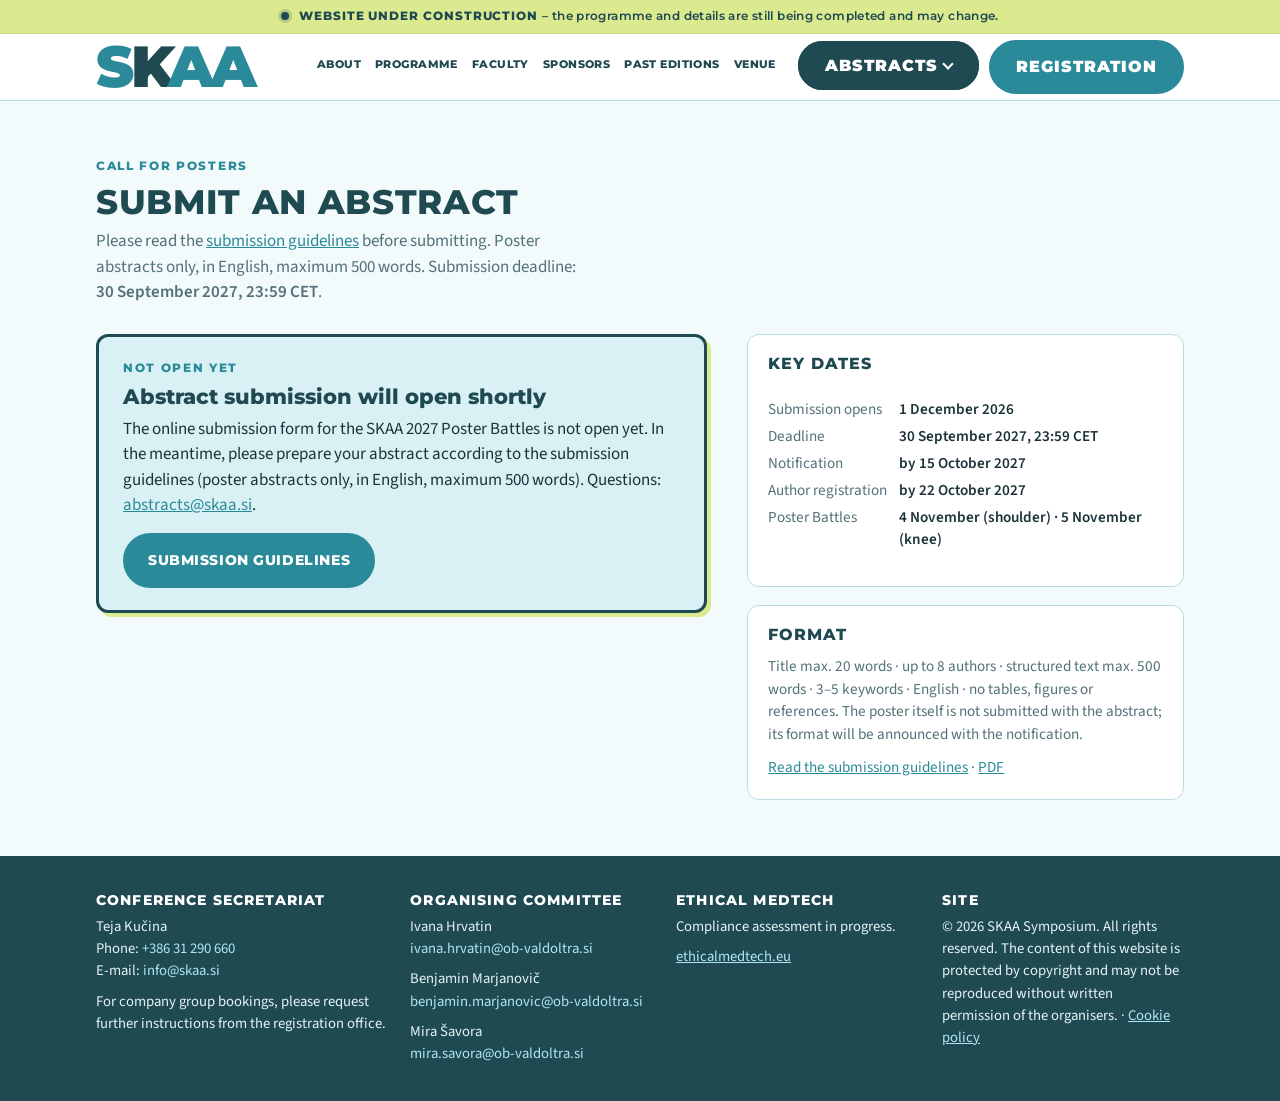
<file: submission.html>
<!doctype html>
<html lang="en">
<head>
<meta charset="utf-8">
<meta name="viewport" content="width=device-width, initial-scale=1, viewport-fit=cover">
<title>SKAA Symposium – Submit an abstract</title>
<meta name="description" content="Submit an abstract for the SKAA 2027 Poster Battle – online submission form.">
<link rel="canonical" href="https://www.skaa.si/submission.html">
<meta property="og:type" content="website">
<meta property="og:site_name" content="SKAA 2027 Symposium">
<meta property="og:title" content="SKAA Symposium – Submit an abstract">
<meta property="og:description" content="Submit an abstract for the SKAA 2027 Poster Battle – online submission form.">
<meta property="og:url" content="https://www.skaa.si/submission.html">
<meta property="og:image" content="https://www.skaa.si/assets/og-image.png">
<meta property="og:image:width" content="1200"><meta property="og:image:height" content="630">
<meta property="og:locale" content="en_GB">
<meta name="twitter:card" content="summary_large_image">
<link rel="icon" href="favicon.ico" sizes="32x32">
<link rel="icon" type="image/png" sizes="32x32" href="favicon-32.png">
<link rel="icon" type="image/png" sizes="192x192" href="favicon-192.png">
<link rel="apple-touch-icon" href="apple-touch-icon.png">
<meta name="theme-color" content="#2a8a99">
<link rel="preload" href="fonts/montserrat-latin-800-normal.woff2" as="font" type="font/woff2" crossorigin>
<link rel="preload" href="fonts/source-sans-3-latin-400-normal.woff2" as="font" type="font/woff2" crossorigin>
<link rel="stylesheet" href="fonts/fonts.css">
<style>
/* Layout: full-width bands (hero, sponsors, archive, forms) with a 1120px inner column; outlined "flyer boxes" carry the 2025 visual language. */
:root{
  color-scheme:light;
  --bg:#f3fafb; --bg2:#ffffff; --fg:#1b3338; --muted:#527178;
  --teal:#2a8a99; --teal-deep:#1f4a52; --aqua:#7fd6e0; --aqua-soft:#d9f1f4;
  --line:#b9dde3; --lime:#dbe98f; --box:#ffffff; --ok:#1f7a4a;
  --display:"Montserrat",system-ui,sans-serif; --body:"Source Sans 3","Segoe UI",system-ui,sans-serif;
}

*{box-sizing:border-box}
body{background:var(--bg);color:var(--fg);font-family:var(--body);font-size:17px;line-height:1.5;margin:0}
body::before{content:"";position:fixed;inset:0 0 auto;height:env(safe-area-inset-top,0px);z-index:10;background:var(--bg2)}
h1,h2,h3{font-family:var(--display);text-wrap:balance;line-height:1.15;margin:0}
h2{font-size:clamp(1.5rem,3vw,2.1rem);font-weight:800;color:var(--teal-deep);text-transform:uppercase;letter-spacing:.02em}
h3{font-size:1.15rem;font-weight:800;color:var(--teal-deep)}
.h-link{color:inherit;text-decoration:none;border-bottom:4px solid var(--aqua)}
.h-link:hover{color:var(--teal)}
p{margin:0}
a{color:var(--teal)}
.wrap{max-width:1120px;margin:0 auto;padding-left:max(16px,env(safe-area-inset-left,0px));padding-right:max(16px,env(safe-area-inset-right,0px))}
.band{padding-block:56px}
.band.alt{background:var(--bg2)}
.eyebrow{font-family:var(--display);font-size:.75rem;font-weight:800;letter-spacing:.14em;text-transform:uppercase;color:var(--teal)}
.sect-head{display:grid;gap:8px;margin-bottom:28px;max-width:62ch}
.sect-head p{color:var(--muted)}
@media (min-width:700px){.sect-head h2{text-wrap:nowrap;white-space:nowrap}}
.btn{display:inline-flex;align-items:center;gap:8px;font-family:var(--display);font-weight:800;font-size:.9rem;letter-spacing:.04em;text-transform:uppercase;padding:14px 22px;border-radius:999px;text-decoration:none;cursor:pointer;border:3px solid var(--teal);background:var(--teal);color:#fff;transition:transform .15s}
.btn.ghost{background:transparent;color:var(--teal-deep);border-color:var(--teal-deep)}
.btn:hover{transform:translateY(-1px)}
.btn:focus-visible,input:focus-visible,select:focus-visible,textarea:focus-visible,summary:focus-visible,a:focus-visible{outline:3px solid var(--aqua);outline-offset:2px}
.note{font-size:.95rem;color:var(--muted)}
.todo{display:inline-block;font-family:var(--display);font-size:.7rem;font-weight:800;letter-spacing:.08em;text-transform:uppercase;background:#ffe9a8;color:#5a4300;padding:3px 8px;border-radius:4px;vertical-align:middle}

/* header */
.uc{background:var(--lime);color:var(--teal-deep);border-bottom:1px solid #c9d87a}
.uc .wrap{display:flex;align-items:center;justify-content:center;gap:10px;padding-top:7px;padding-bottom:7px;font-family:var(--display);font-weight:800;font-size:.72rem;letter-spacing:.08em;text-transform:uppercase;text-align:center}
.uc i{flex:none;width:8px;height:8px;border-radius:50%;background:var(--teal-deep);box-shadow:0 0 0 3px rgba(31,74,82,.18)}
.uc span b{font-weight:600;letter-spacing:.03em;text-transform:none;font-size:.78rem}
@media (max-width:600px){.uc .wrap{font-size:.66rem;letter-spacing:.06em}}
header{position:sticky;top:env(safe-area-inset-top,0px);z-index:9;background:var(--bg2);border-bottom:1px solid var(--line)}
header .wrap{display:flex;align-items:center;justify-content:space-between;gap:16px;padding-block:6px}
.brand{display:flex;align-items:center;gap:12px;text-decoration:none;color:var(--teal-deep);font-family:var(--display)}
.brand-mark{font-weight:900;font-size:clamp(2.6rem,4.5vw,3.9rem);letter-spacing:-.06em;color:var(--teal);line-height:.85;display:block}
.brand-mark .k{color:var(--teal-deep);margin-right:-.05em}
.brand-mark .aa{letter-spacing:-.12em;color:var(--teal)}
.brand-mark .s{color:var(--teal)}
header .wrap{flex-wrap:wrap}
nav{flex:1;min-width:0}
nav ul{list-style:none;margin:0;padding:0;display:flex;flex-wrap:wrap;gap:2px 2px;justify-content:flex-end}
nav a{display:inline-block;text-decoration:none;color:var(--teal-deep);font-family:var(--display);font-weight:800;font-size:.66rem;letter-spacing:.04em;text-transform:uppercase;padding:8px 6px;white-space:nowrap;border-radius:999px;border-bottom:3px solid transparent;line-height:1}
nav a:hover{color:var(--teal);background:var(--aqua-soft)}
/* drop-down sub-menu (Abstracts) */
nav li.has-sub{position:relative}
nav li.has-sub>a::after{content:"";display:inline-block;width:5px;height:5px;margin:0 0 2px 5px;border-right:2px solid currentColor;border-bottom:2px solid currentColor;transform:rotate(45deg)}
nav ul.sub{display:none;position:absolute;top:100%;left:0;flex-direction:column;align-items:stretch;gap:2px;min-width:200px;margin:0;padding:6px;background:var(--bg2);border:1px solid var(--line);border-radius:10px;box-shadow:0 10px 24px rgba(31,74,82,.16);z-index:3}
nav li.has-sub:hover>ul.sub,nav li.has-sub:focus-within>ul.sub{display:flex}
nav ul.sub a{display:block;font-size:.7rem;padding:9px 12px;border-radius:8px}
@media (max-width:1000px){nav ul.sub{left:50%;transform:translateX(-50%)}}
.reg-btn{flex:none;font-family:var(--display);font-weight:900;font-size:1rem;letter-spacing:.06em;text-transform:uppercase;color:#fff;background:var(--teal);border:3px solid var(--teal);border-radius:999px;padding:12px 24px;text-decoration:none;white-space:nowrap;transition:box-shadow .15s,transform .15s}
/* the two header buttons: Abstracts (with its drop-down) and Registration */
.ctas{display:flex;align-items:center;gap:10px;flex:none}
.ctas .has-sub{position:relative}
.abs-btn{background:var(--teal-deep);border-color:var(--teal-deep)}
.abs-btn:hover{background:var(--teal);border-color:var(--teal);box-shadow:3px 3px 0 var(--lime)}
.abs-btn::after{content:"";display:inline-block;width:6px;height:6px;margin:0 0 3px 7px;border-right:2.5px solid currentColor;border-bottom:2.5px solid currentColor;transform:rotate(45deg)}
.ctas ul.sub{display:none;position:absolute;top:100%;right:0;flex-direction:column;align-items:stretch;gap:2px;min-width:230px;margin:4px 0 0;padding:6px;list-style:none;background:var(--bg2);border:1px solid var(--line);border-radius:10px;box-shadow:0 10px 24px rgba(31,74,82,.16);z-index:3}
.ctas .has-sub:hover>ul.sub,.ctas .has-sub:focus-within>ul.sub{display:flex}
.ctas ul.sub a{display:block;text-decoration:none;font-family:var(--display);font-weight:800;font-size:.72rem;letter-spacing:.04em;text-transform:uppercase;color:var(--teal-deep);padding:9px 12px;border-radius:8px}
.ctas ul.sub a:hover{color:var(--teal);background:var(--aqua-soft)}
.ctas ul.sub .sub-soon{display:block;font-family:var(--display);font-weight:800;font-size:.72rem;letter-spacing:.04em;text-transform:uppercase;color:var(--muted);padding:9px 12px;cursor:default}
.reg-btn:hover{background:var(--teal-deep);border-color:var(--teal-deep);box-shadow:3px 3px 0 var(--aqua);transform:translate(-1px,-1px)}
@media (max-width:1000px){
  header .wrap{flex-direction:column;align-items:stretch;gap:8px}
  nav ul{justify-content:center}
  .reg-btn{align-self:center}
  .ctas{align-self:center;flex-wrap:wrap;justify-content:center}
}

/* hero: the flyer's pale geometric field */
.hero{position:relative;overflow:hidden;background:
  linear-gradient(135deg,rgba(127,214,224,.35) 0 50%,transparent 50%) 0 0/420px 420px no-repeat,
  linear-gradient(225deg,rgba(127,214,224,.25) 0 50%,transparent 50%) 100% 100%/360px 360px no-repeat,
  linear-gradient(180deg,var(--aqua-soft),var(--bg));padding-block:32px 36px}
.hero .wrap{display:grid;gap:28px}
.hero-row{display:grid;grid-template-columns:minmax(0,1fr) 300px;gap:28px;align-items:start;margin-top:14px}
.hero-info{min-width:0}
.hero-main{min-width:0}
.hero-side{display:grid;gap:14px;justify-items:end;min-width:0}
.slogan{display:grid;justify-items:end;text-align:right;font-family:var(--display);font-weight:900;text-transform:uppercase;line-height:.9;letter-spacing:-.04em;font-size:clamp(2.4rem,5.2vw,4.2rem);color:var(--teal)}
.slogan .to{color:var(--teal-deep)}
.journey{width:100%;max-width:300px;justify-self:end}
.journey svg{width:100%;height:auto;display:block;overflow:visible}
.jlab{font-family:var(--body);font-weight:600;font-size:13px;letter-spacing:.22em;text-transform:uppercase;fill:var(--teal-deep)}
.jdate{font-family:var(--display);font-weight:900;font-size:42px;letter-spacing:-.02em}
.jmon{font-family:var(--display);font-weight:800;font-size:19px;text-transform:uppercase;letter-spacing:.04em}
.jms{font-family:var(--display);font-weight:800;font-size:12px;letter-spacing:.06em;text-transform:uppercase;fill:var(--teal-deep)}
.jend{font-family:var(--display);font-weight:900;font-size:17px;letter-spacing:.04em;text-transform:uppercase;fill:var(--teal-deep)}
.jcap{font-family:var(--body);font-weight:600;font-size:12px;letter-spacing:.12em;text-transform:uppercase;fill:var(--muted)}
.jtag{font-family:var(--body);font-weight:600;font-size:14px;letter-spacing:.18em;text-transform:uppercase;fill:var(--teal-deep)}
/* text logo (edit the year in .year and .l2 for the next edition) */
.logo{display:grid;grid-template-columns:auto auto auto auto;justify-content:start;align-items:center;gap:0 24px;max-width:1060px;font-family:var(--display)}
.logo-slogan{display:grid;justify-items:start;font-weight:900;font-size:clamp(1.9rem,4vw,3rem);line-height:.88;letter-spacing:-.05em;text-transform:uppercase;color:var(--teal);padding-left:18px;margin-left:6px;border-left:4px solid var(--aqua)}
.logo-slogan .to{color:var(--teal-deep)}
.logo-mark{display:grid;justify-items:end;line-height:.82}
.logo-mark .word{font-weight:900;font-size:clamp(3rem,6vw,4.4rem);letter-spacing:-.06em;color:var(--teal);display:inline-flex}
.logo-mark .k{color:var(--teal-deep);margin-right:-.05em}
.logo-mark .aa{letter-spacing:-.12em;color:var(--teal)}
.logo-mark .year{font-weight:900;font-size:clamp(1.5rem,3vw,2.3rem);color:var(--teal-deep);letter-spacing:-.02em;margin-top:.08em}
.logo-dots{width:30px;height:100%;min-height:120px;background:
  repeating-linear-gradient(to bottom,var(--aqua) 0 8px,transparent 8px 13px) 0 0/7px 100% no-repeat,
  repeating-linear-gradient(to bottom,var(--teal) 0 8px,transparent 8px 13px) 11px 0/7px 100% no-repeat,
  repeating-linear-gradient(to bottom,var(--teal-deep) 0 8px,transparent 8px 13px) 22px 0/7px 100% no-repeat}
.logo-text{display:grid;gap:2px;min-width:0}
.logo-text .l1,.logo-text .l2{white-space:nowrap}
.logo-text .l1{font-weight:900;font-size:clamp(1.05rem,2.2vw,1.55rem);line-height:1.02;color:var(--teal);text-transform:uppercase;letter-spacing:-.01em}
.logo-text .l2{font-weight:900;font-size:clamp(1.05rem,2.2vw,1.55rem);line-height:1.05;color:var(--teal-deep);text-transform:uppercase;padding-bottom:6px;border-bottom:4px solid var(--teal);width:fit-content}
.logo-text .l4{font-family:var(--display);font-weight:700;font-size:clamp(.85rem,1.3vw,.98rem);max-width:28ch;line-height:1.25;color:var(--teal-deep);margin-top:8px;text-wrap:balance}
@media (max-width:520px){
  .logo{grid-template-columns:1fr;gap:14px}
  .logo-slogan{border-left:0;padding-left:0}
  .logo-mark{justify-items:start}
  .logo-dots{height:10px;min-height:0;width:100%;background:
    repeating-linear-gradient(to right,var(--teal) 0 8px,transparent 8px 13px) 0 0/100% 7px no-repeat}
}
.hero h1{font-size:clamp(1.3rem,2.6vw,1.75rem);font-weight:800;color:var(--teal-deep);margin-top:22px}
.when{display:grid;gap:4px;margin-top:4px;font-family:var(--display)}
.when b{font-size:clamp(1.2rem,2.4vw,1.6rem);font-weight:900;color:var(--teal-deep)}
.when span{font-weight:600;color:var(--fg)}
.cta{display:flex;flex-wrap:wrap;gap:12px;margin-top:24px}
.organizers{margin-top:30px;padding-top:18px;border-top:2px solid var(--line)}
.organizers .row{display:flex;flex-wrap:wrap;gap:12px;align-items:center;margin-top:10px}
.organizers .row{gap:28px}
.organizers .row a{display:inline-flex;align-items:center}
.organizers img{height:54px;width:auto;max-width:100%}
/* flyer boxes */
.boxes{display:grid;grid-template-columns:repeat(2,1fr);gap:14px}
.box{border:3px solid var(--teal-deep);border-radius:12px;background:var(--box);padding:18px 16px;text-align:center;font-family:var(--display);font-weight:800;font-size:1rem;color:var(--teal-deep);display:flex;align-items:center;justify-content:center;min-height:84px;box-shadow:4px 4px 0 var(--aqua)}
.box.wide{grid-column:1/-1}

/* key facts */
.facts{display:grid;grid-template-columns:repeat(auto-fit,minmax(220px,1fr));gap:20px}
.fact{border-top:4px solid var(--teal);padding-top:12px}
.fact .eyebrow{color:var(--muted)}
.fact b{display:block;font-family:var(--display);font-weight:800;font-size:1.2rem;color:var(--teal-deep);margin-top:4px}

/* sponsors */
.tiers{display:grid;gap:28px}
.tier h3{display:flex;align-items:center;gap:12px;margin-bottom:12px}
.tier h3::after{content:"";flex:1;height:2px;background:var(--line)}
.logos{display:grid;gap:14px;grid-template-columns:repeat(auto-fill,minmax(200px,1fr))}
.logos.big{grid-template-columns:repeat(auto-fill,minmax(260px,1fr))}
.logos.small{grid-template-columns:repeat(auto-fill,minmax(150px,1fr))}
.logo-tile{display:flex;align-items:center;justify-content:center;aspect-ratio:5/2;max-width:100%;background:var(--box);border:2px dashed var(--line);border-radius:10px;text-decoration:none;color:var(--muted);font-family:var(--display);font-weight:600;font-size:.8rem;letter-spacing:.06em;text-transform:uppercase;padding:14px;transition:border-color .15s}
.logo-tile:hover{border-color:var(--teal)}
.logo-tile img{max-height:70px;max-width:85%;object-fit:contain}
.logo-tile.real{border-style:solid;background:#fff}
.partners{display:grid;grid-template-columns:1fr 1fr;gap:28px;margin-top:40px}
.partners .row{display:flex;flex-wrap:wrap;gap:14px;align-items:center;margin-top:12px}
.partners .row{gap:28px}
.partners .row a{display:inline-flex;align-items:center}
.partners img{height:150px;width:auto;max-width:100%}

/* archive */
.archive{display:grid;gap:18px;grid-template-columns:repeat(auto-fill,minmax(320px,1fr))}
.edition{background:var(--box);border:1px solid var(--line);border-radius:14px;overflow:hidden;display:grid;grid-template-rows:auto 1fr}
.edition .top{background:#fff;padding:18px;border-bottom:1px solid var(--line);display:flex;align-items:center;justify-content:center;min-height:120px}
.edition .top img{max-width:100%;height:auto;max-height:90px}
.edition .top.future{background:var(--aqua-soft);color:var(--muted);font-family:var(--display);font-weight:800;font-size:1.6rem;letter-spacing:.04em}
.edition .body{padding:18px;display:grid;gap:10px;align-content:start}
.edition .slogan{font-family:var(--display);font-weight:800;color:var(--teal-deep);font-size:1.05rem}
.edition dl{display:grid;grid-template-columns:auto 1fr;gap:4px 12px;margin:0;font-size:.95rem}
.edition dt{color:var(--muted)}.edition dd{margin:0}
.edition .links{display:flex;flex-wrap:wrap;gap:8px;margin-top:4px}
.chip{display:inline-flex;align-items:center;gap:6px;font-size:.85rem;font-weight:600;padding:6px 12px;border-radius:999px;border:2px solid var(--teal);color:var(--teal);text-decoration:none;background:transparent}
.chip.disabled{border-color:var(--line);color:var(--muted);cursor:default}
details.faculty{margin-top:6px}
details.faculty summary{cursor:pointer;color:var(--teal);font-weight:600;font-size:.95rem}
details.faculty ul{columns:2;gap:20px;margin:10px 0 0;padding-left:18px;font-size:.92rem}

/* forms */
.form-grid{display:grid;grid-template-columns:1.4fr 1fr;gap:40px;align-items:start}
form{display:grid;gap:22px;min-width:0}
fieldset{border:1px solid var(--line);border-radius:12px;padding:18px 18px 20px;margin:0;background:var(--box);display:grid;gap:14px;min-width:0}
legend{font-family:var(--display);font-weight:800;color:var(--teal-deep);padding:0 8px;font-size:1rem;text-transform:uppercase;letter-spacing:.06em}
.row2{display:grid;grid-template-columns:1fr 1fr;gap:14px}
.row3{display:grid;grid-template-columns:1fr 1fr 1fr;gap:14px}
label.f{display:grid;gap:5px;font-size:.9rem;font-weight:600;color:var(--muted);min-width:0}
label.f .req{color:#c0392b}
input[type=text],input[type=email],input[type=tel],select,textarea{width:100%;font:inherit;font-size:1rem;color:var(--fg);background:var(--bg2);border:1.5px solid var(--line);border-radius:8px;padding:10px 12px;min-width:0}
textarea{min-height:160px;resize:vertical}
.check{display:flex;gap:10px;align-items:flex-start;font-size:.95rem;font-weight:400;color:var(--fg)}
.check input{margin-top:4px;width:18px;height:18px;accent-color:var(--teal)}
.fees{display:grid;gap:8px}
.fee{display:grid;grid-template-columns:auto 1fr auto;gap:12px;align-items:center;padding:10px 12px;border:1.5px solid var(--line);border-radius:8px}
.fee b{font-family:var(--display);font-weight:800;color:var(--teal-deep);font-variant-numeric:tabular-nums}
.side{display:grid;gap:18px;align-self:start;position:sticky;top:90px}
.card{background:var(--box);border:1px solid var(--line);border-radius:12px;padding:20px;display:grid;gap:10px}
.card h3{font-size:1rem;text-transform:uppercase;letter-spacing:.06em}
.payee{font-size:.95rem;display:grid;grid-template-columns:auto 1fr;gap:4px 12px}
.payee dt{color:var(--muted)}.payee dd{margin:0;font-weight:600;user-select:all}
.copy{justify-self:start;font:inherit;font-size:.85rem;font-weight:600;color:var(--teal);background:none;border:1.5px solid var(--teal);border-radius:999px;padding:5px 12px;cursor:pointer}
.counter{font-size:.85rem;color:var(--muted);text-align:right;font-variant-numeric:tabular-nums}
.closed{background:var(--aqua-soft);border:3px solid var(--teal-deep);border-radius:12px;padding:22px 24px;display:grid;gap:8px;box-shadow:4px 4px 0 var(--lime);margin-bottom:8px}
.closed h3{font-size:1.3rem}
.closed p{margin:0}
.closed .btn{justify-self:start;margin-top:6px}
.done{background:var(--aqua-soft);border:2px solid var(--teal);border-radius:12px;padding:18px;display:grid;gap:6px}
.done b{color:var(--ok);font-family:var(--display)}

/* venue */
.venue{display:grid;grid-template-columns:1fr 1fr;gap:32px;align-items:center}
.venue img{width:100%;max-width:100%;height:auto;border-radius:14px;border:3px solid var(--teal-deep);box-shadow:6px 6px 0 var(--aqua)}
.venue ul{margin:12px 0 0;padding-left:20px;display:grid;gap:6px}

/* welcome letter */
#about{padding-block:32px}
.welcome{display:grid;grid-template-columns:1fr 2fr;gap:28px;align-items:start}
.welcome-head{position:sticky;top:90px;display:grid;gap:10px;border-left:4px solid var(--teal);padding-left:18px}
.welcome-head .sub{font-family:var(--display);font-weight:800;font-size:1.05rem;color:var(--teal-deep);line-height:1.3}
.welcome-head .sub.muted{font-weight:600;color:var(--muted);font-size:.95rem}
.welcome-head .motto{font-family:var(--display);font-weight:900;font-size:clamp(1.6rem,3vw,2.2rem);color:var(--teal);text-transform:uppercase;letter-spacing:.02em;line-height:1.05;margin-top:6px}
.letter{display:grid;gap:12px;max-width:68ch;min-width:0}
.letter h3{margin-top:10px;font-size:1.25rem}
.letter .salute{font-family:var(--display);font-weight:800;color:var(--teal-deep)}
.letter em{color:var(--teal);font-style:normal;font-weight:600}
.letter .sign{margin-top:6px}
.letter .cta{margin-top:4px}
.topics{display:grid;grid-template-columns:1fr 1fr;gap:16px}
.topic{background:var(--box);border:3px solid var(--teal-deep);border-radius:12px;padding:16px;box-shadow:4px 4px 0 var(--aqua);display:grid;gap:6px;font-size:.97rem}

/* faculty */
.people{display:grid;gap:22px 16px;grid-template-columns:repeat(auto-fill,minmax(150px,1fr))}
.person{display:grid;justify-items:center;gap:10px;background:none;border:0;padding:0;font:inherit;color:var(--fg);cursor:pointer;text-align:center;min-width:0}
.person .photo{width:128px;height:128px;max-width:100%;border-radius:50%;overflow:hidden;border:3px solid var(--teal);box-shadow:4px 4px 0 var(--aqua);background:var(--aqua-soft);display:flex;align-items:center;justify-content:center;font-family:var(--display);font-weight:800;font-size:1.8rem;color:var(--teal-deep);transition:transform .15s}
.person .photo img{width:100%;height:100%;object-fit:cover;display:block}
.person:hover .photo{transform:translateY(-3px)}
.person .name{font-family:var(--display);font-weight:800;font-size:.95rem;color:var(--teal-deep);line-height:1.2}
.person .role{font-size:.82rem;color:var(--muted)}
.modal{position:fixed;inset:0;z-index:20;background:rgba(15,31,35,.6);display:flex;align-items:center;justify-content:center;padding:max(16px,env(safe-area-inset-left,0px))}
.modal-box{background:var(--bg2);color:var(--fg);border-radius:16px;max-width:620px;width:100%;max-height:90vh;overflow:auto;padding:28px;display:grid;gap:14px;border-top:6px solid var(--teal);position:relative}
.modal-head{display:flex;gap:18px;align-items:center}
.modal-head .photo{width:96px;height:96px;flex:none;border-radius:50%;overflow:hidden;border:3px solid var(--teal);background:var(--aqua-soft);display:flex;align-items:center;justify-content:center;font-family:var(--display);font-weight:800;font-size:1.5rem;color:var(--teal-deep)}
.modal-head .photo img{width:100%;height:100%;object-fit:cover}
.modal-head h3{font-size:1.3rem}
.modal-close{position:absolute;top:12px;right:12px;width:36px;height:36px;border-radius:50%;border:2px solid var(--line);background:var(--bg2);color:var(--fg);font-size:1.2rem;cursor:pointer}
.modal-box p{max-width:62ch}

footer{background:var(--teal-deep);color:#e6f3f5;padding-block:36px;font-size:.92rem}
:root[data-theme="dark"] footer,footer{color:#e6f3f5}
footer .wrap{display:grid;grid-template-columns:1.2fr 1fr 1fr 1fr;gap:24px}
footer a{color:#aee7ee}
footer h3{color:#fff;font-size:.9rem;text-transform:uppercase;letter-spacing:.08em;margin-bottom:8px}
footer .mail{color:#aee7ee;user-select:all}

@media (max-width:860px){
  .form-grid,.venue,.partners,.welcome,.hero-row{grid-template-columns:1fr}
  .journey{justify-self:center}
  .slogan{justify-items:start;text-align:left}
  .hero-side{justify-items:start}
  .welcome-head{position:static}
  footer .wrap{grid-template-columns:1fr 1fr}
  .side{position:static}
  .row3{grid-template-columns:1fr 1fr}
}
@media (max-width:520px){
  body{font-size:16px}
  .boxes,.row2,.row3,.topics{grid-template-columns:1fr}
  .box{min-height:64px}
  details.faculty ul{columns:1}
  .band{padding-block:40px}
}
@media (prefers-reduced-motion:reduce){*{transition:none!important}}
</style>
<style>img{max-width:100%}[hidden]{display:none!important}
.authors{display:grid;gap:12px}
.author-row{display:grid;grid-template-columns:1fr 1fr auto;gap:14px;align-items:end}
.au-rm{width:40px;height:44px;border:1.5px solid var(--line);border-radius:8px;background:var(--bg2);color:var(--muted);font-size:1.3rem;line-height:1;cursor:pointer}
.au-rm:hover{border-color:#c0392b;color:#c0392b}
.au-rm.ghosted{visibility:hidden}
.author-tools{display:flex;flex-wrap:wrap;align-items:center;gap:12px}
@media (max-width:520px){.author-row{grid-template-columns:1fr auto}.author-row label:nth-child(2){grid-column:1}.author-row .au-rm{grid-row:1;grid-column:2}}
</style>
</head>
<body>
<a id="page-top" tabindex="-1" aria-hidden="true" style="position:absolute;top:0;left:0;width:1px;height:1px;overflow:hidden;opacity:0;outline:none"></a>
<div class="uc" role="status"><div class="wrap"><i aria-hidden="true"></i><span>Website under construction <b>– the programme and details are still being completed and may change.</b></span></div></div>
<header>
  <div class="wrap">
    <a class="brand" href="index.html" title="SKAA – home page" aria-label="SKAA – home page"><span class="brand-mark"><span class="s">S</span><span class="k">K</span><span class="aa">AA</span></span></a>
    <nav aria-label="Main">
      <ul>
        <li><a href="about.html">About</a></li>
        <li><a href="programme.html">Programme</a></li>
        <li><a href="faculty.html">Faculty</a></li>
        <li><a href="sponsors.html">Sponsors</a></li>
        <li><a href="archive.html">Past editions</a></li>
        <li><a href="venue.html">Venue</a></li>
      </ul>
    </nav>
    <div class="ctas">
      <div class="has-sub">
        <a class="reg-btn abs-btn" href="abstracts.html" aria-haspopup="true">Abstracts</a>
        <ul class="sub" aria-label="Abstracts">
          <li><a href="abstracts.html">Submission guidelines</a></li>
          <li><span class="sub-soon">Submit an abstract – opens shortly</span></li>
        </ul>
      </div>
      <a class="reg-btn" href="registration.html">Registration</a>
    </div>
  </div>
</header>
<section class="band" id="abstracts">
  <div class="wrap">
    <div class="sect-head">
      <span class="eyebrow">Call for posters</span>
      <h2>Submit an abstract</h2>
      <p>Please read the <a href="abstracts.html">submission guidelines</a> before submitting. Poster abstracts only, in English, maximum 500 words. Submission deadline: <b>30 September 2027, 23:59 CET</b>.</p>
    </div>
    <div class="form-grid">
      <div class="closed" id="absClosed">
        <span class="eyebrow">Not open yet</span>
        <h3>Abstract submission will open shortly</h3>
        <p>The online submission form for the SKAA 2027 Poster Battles is not open yet. In the meantime, please prepare your abstract according to the submission guidelines (poster abstracts only, in English, maximum 500 words). Questions: <a href="mailto:abstracts@skaa.si">abstracts@skaa.si</a>.</p>
        <a class="btn" href="abstracts.html">Submission guidelines</a>
      </div>
      <form id="absForm" novalidate hidden>
        <fieldset>
          <legend>Presenting author</legend>
          <div class="row2">
            <label class="f">Full name <span class="req">*</span><input type="text" id="a-name" name="name" required></label>
            <label class="f">E-mail <span class="req">*</span><input type="email" id="a-email" name="email" required></label>
          </div>
          <label class="f">Institution / Affiliation <span class="req">*</span><input type="text" id="a-inst" name="institution" required></label>
          <label class="f">Photo of the presenting author (JPG or PNG, portrait, min. 800 × 800 px, max. 5 MB) <span class="req">*</span><input type="file" id="a-photo" name="photo" accept="image/jpeg,image/png" required></label>
          <p class="note">The photo is used in the abstract book. After acceptance you will also receive a personalised graphic with your photo, the title of your poster and the confirmation of acceptance, which you can share on your social media.</p>
        </fieldset>
        <fieldset>
          <legend>Abstract</legend>
          <label class="f">Title <span class="req">*</span><input type="text" id="a-title" name="title" required></label>
          <div class="authors" id="authors">
            <div class="author-row">
              <label class="f"><span class="au-label">Author 1 – presenting author</span> <span class="req">*</span><input type="text" class="au-name" name="authors[]" required placeholder="Surname Name"></label>
              <label class="f">Affiliation <span class="req">*</span><input type="text" class="au-aff" name="affiliations[]" required placeholder="Department, Institution, City, Country"></label>
              <button type="button" class="au-rm ghosted" aria-label="Remove author" title="Remove author">×</button>
            </div>
          </div>
          <div class="author-tools"><button type="button" class="copy" id="addAuthor">+ Add author</button><span class="note">Up to 8 authors, in the order they should appear.</span></div>
          <div class="row2">
            <label class="f">Category <span class="req">*</span>
              <select id="a-topic" name="category" required><option value="">Select…</option><option>Shoulder orthopaedics</option><option>Knee orthopaedics</option><option>Rehabilitation</option></select></label>
            <label class="f">Study type <span class="req">*</span><select id="a-type" name="study_type" required><option value="">Select…</option><option>Original research</option><option>Systematic review / meta-analysis</option><option>Case report / case series</option><option>Technical note</option></select></label>
          </div>
          <label class="f">Structured abstract (Background and aim, Methods, Results, Conclusion – or Background, Case description, Conclusions for case reports) <span class="req">*</span>
            <textarea id="a-text" name="abstract" required maxlength="4500"></textarea>
            <span class="counter"><span id="wc">0</span> / 500 words</span>
          </label>
          <label class="f">Keywords (3–5, separated by commas) <span class="req">*</span><input type="text" id="a-keys" name="keywords" required></label>
        </fieldset>
        <fieldset>
          <legend>Poster Battle</legend>
          <p class="note">The four highest-scoring abstracts in each category are invited to the Poster Battle: a 5-minute presentation, discussion and voting by the audience and the expert jury. The winner of each category receives a two-week fellowship with the SKAA faculty.</p>
          <p class="note" style="font-weight:600;color:var(--fg)">Would you like to take part in the Poster Battle if your abstract is selected? <span class="req">*</span></p>
          <label class="check"><input type="radio" name="poster_battle" value="yes" required> Yes, I would like to take part in the Poster Battle.</label>
          <label class="check"><input type="radio" name="poster_battle" value="no" required> No, I would like to present my poster only.</label>
        </fieldset>
        <fieldset>
          <legend>Declarations</legend>
          <label class="check"><input type="checkbox" id="a-orig" name="original" required> The abstract is original and all authors approved its submission. <span class="req">*</span></label>
          <label class="check"><input type="checkbox" id="a-reg" name="will_register" required> The presenting author will register for the symposium by 22 October 2027 and present the poster in person. <span class="req">*</span></label>
          <label class="check"><input type="checkbox" id="a-gdpr" name="gdpr" required> I agree to the processing of my personal data for the purpose of abstract review and the symposium. <span class="req">*</span></label>
        </fieldset>
        <div><button class="btn" type="submit">Submit abstract</button></div>
        <div class="done" id="absDone" hidden>
          <b>Abstract received</b>
          <p>Thank you. The Scientific Committee will review your abstract and notify <span id="absMail"></span> by 15 October 2027.</p>
        </div>
      </form>
      <aside class="side">
        <div class="card">
          <h3>Key dates</h3>
          <dl class="payee">
            <dt>Submission opens</dt><dd>1 December 2026</dd>
            <dt>Deadline</dt><dd>30 September 2027, 23:59 CET</dd>
            <dt>Notification</dt><dd>by 15 October 2027</dd>
            <dt>Author registration</dt><dd>by 22 October 2027</dd>
            <dt>Poster Battles</dt><dd>4 November (shoulder) · 5 November (knee)</dd>
          </dl>
        </div>
        <div class="card">
          <h3>Format</h3>
          <p class="note">Title max. 20 words · up to 8 authors · structured text max. 500 words · 3–5 keywords · English · no tables, figures or references. The poster itself is not submitted with the abstract; its format will be announced with the notification.</p>
          <p class="note"><a href="abstracts.html">Read the submission guidelines</a> · <a href="assets/SKAA2027_Instructions_for_authors.pdf" target="_blank" rel="noopener">PDF</a></p>
        </div>
      </aside>
    </div>
  </div>
</section>

<footer id="contact">
  <div class="wrap">
    <div>
      <h3>Conference secretariat</h3>
      <p>Teja Kučina<br>Phone: <span class="mail">+386 31 290 660</span><br>E-mail: <span class="mail">info@skaa.si</span></p>
      <p style="margin-top:8px">For company group bookings, please request further instructions from the registration office.</p>
    </div>
    <div>
      <h3>Organising committee</h3>
      <p>Ivana Hrvatin<br><span class="mail">ivana.hrvatin@ob-valdoltra.si</span></p>
      <p style="margin-top:8px">Benjamin Marjanovič<br><span class="mail">benjamin.marjanovic@ob-valdoltra.si</span></p>
      <p style="margin-top:8px">Mira Šavora<br><span class="mail">mira.savora@ob-valdoltra.si</span></p>
    </div>
    <div>
      <h3>Ethical MedTech</h3>
      <p>Compliance assessment in progress.</p>
      <p style="margin-top:8px"><a href="https://www.ethicalmedtech.eu">ethicalmedtech.eu</a></p>
    </div>
    <div>
      <h3>Site</h3>
      <p>© 2026 SKAA Symposium. All rights reserved. The content of this website is protected by copyright and may not be reproduced without written permission of the organisers. · <a href="cookies.html">Cookie policy</a></p>
    </div>
  </div>
</footer>
<script>
(function(){
  function validate(form){
    var ok=true;
    form.querySelectorAll('[required]').forEach(function(el){
      var bad = el.type==='checkbox' ? !el.checked : el.type==='radio' ? !form.querySelector('input[name="'+el.name+'"]:checked') : !el.value.trim() || (el.type==='email' && !/^[^@\s]+@[^@\s]+\.[^@\s]+$/.test(el.value));
      el.style.outline = bad ? '2px solid #c0392b' : '';
      if(bad && ok){ el.focus(); ok=false; }
    });
    return ok;
  }
  /* Where the form is sent: the Google Apps Script web app of the Google Sheet "SKAA 2027 – Abstracts"
     (mail/google-sheets/Code-abstracts.gs, deployed 30 Oct 2026) – the photo is sent as base64 text; the sheet
     stores the abstract and the photo and sends the confirmation e-mail from abstracts@skaa.si.
     Set to '' to only show the confirmation box without sending (preview mode).
     Alternative: '/mail/submit-abstract.php' on the own server (mail/submit-abstract.php.txt). */
  var ENDPOINT='https://script.google.com/macros/s/AKfycby8pGRc_yofvYwG6dGBJgF7dRvN3NfBqe5s1A2kitFVun8L2iv-B3CEC7rPPn3c9AHxOg/exec';
  var MAX_PHOTO=5*1024*1024;
  /* For the Google Sheets endpoint: scales the photo to max. 1600 px and returns it as a JPEG data URL
     (falls back to the original file if the browser cannot decode the image). */
  function photoAsDataUrl(file){
    return new Promise(function(resolve,reject){
      var url=URL.createObjectURL(file), img=new Image();
      img.onload=function(){
        var s=Math.min(1,1600/Math.max(img.naturalWidth,img.naturalHeight));
        var c=document.createElement('canvas'); c.width=Math.round(img.naturalWidth*s); c.height=Math.round(img.naturalHeight*s);
        c.getContext('2d').drawImage(img,0,0,c.width,c.height); URL.revokeObjectURL(url);
        resolve(c.toDataURL('image/jpeg',0.9));
      };
      img.onerror=function(){ URL.revokeObjectURL(url); var fr=new FileReader(); fr.onload=function(){ resolve(fr.result); }; fr.onerror=reject; fr.readAsDataURL(file); };
      img.src=url;
    });
  }
  document.getElementById('absForm').addEventListener('submit',function(e){
    e.preventDefault();
    if(this.hidden) return;   /* form closed for now – remove the hidden attribute on the form and the #absClosed box to reopen */
    var form=this; if(!validate(form)) return;
    var btn=form.querySelector('button[type=submit]');
    var photo=document.getElementById('a-photo').files[0];
    if(photo && photo.size>MAX_PHOTO){ alert('The photo is larger than 5 MB. Please choose a smaller file.'); return; }
    function showDone(){
      document.getElementById('absMail').textContent=document.getElementById('a-email').value;
      document.getElementById('absDone').hidden=false;
      document.getElementById('absDone').scrollIntoView({behavior:'smooth',block:'center'});
    }
    if(!ENDPOINT){ showDone(); return; }
    btn.disabled=true; btn.textContent='Sending…';
    var data=new FormData(form);
    var prepare = (/script\.google\.com/.test(ENDPOINT) && photo)
      ? photoAsDataUrl(photo).then(function(d){ data.delete('photo'); data.append('photo_base64',d); })
      : Promise.resolve();
    prepare.then(function(){ return fetch(ENDPOINT,{method:'POST',body:data,headers:{'Accept':'application/json'}}); })
      .then(function(r){ return r.ok ? r.json() : Promise.reject(new Error('HTTP '+r.status)); })
      .then(function(j){ if(j && j.ok){ showDone(); btn.textContent='Abstract sent'; } else { throw new Error((j&&j.error)||'Unknown error'); } })
      .catch(function(err){ btn.disabled=false; btn.textContent='Submit abstract'; alert('Your abstract could not be sent ('+err.message+'). Please try again or write to abstracts@skaa.si.'); });
  });
  var wrap=document.getElementById('authors'), add=document.getElementById('addAuthor'), MAX=8;
  function renumber(){
    var rows=wrap.querySelectorAll('.author-row');
    rows.forEach(function(r,i){ r.querySelector('.au-label').textContent='Author '+(i+1)+(i===0?' – presenting author':''); r.querySelector('.au-rm').classList.toggle('ghosted',i===0); });
    add.disabled=rows.length>=MAX; add.textContent=rows.length>=MAX?'Maximum 8 authors':'+ Add author';
  }
  add.addEventListener('click',function(){
    var rows=wrap.querySelectorAll('.author-row'); if(rows.length>=MAX) return;
    var row=rows[0].cloneNode(true);
    row.querySelectorAll('input').forEach(function(i){ i.value=''; i.style.outline=''; });
    wrap.appendChild(row); renumber(); row.querySelector('input').focus();
  });
  wrap.addEventListener('click',function(e){
    var b=e.target.closest('.au-rm'); if(!b) return;
    if(wrap.querySelectorAll('.author-row').length>1){ b.closest('.author-row').remove(); renumber(); }
  });
  var ta=document.getElementById('a-text'), wc=document.getElementById('wc');
  ta.addEventListener('input',function(){
    var n=ta.value.trim()?ta.value.trim().split(/\s+/).length:0; wc.textContent=n; wc.style.color=n>500?'#c0392b':'';
  });
})();
</script>
</body>
</html>
</file>
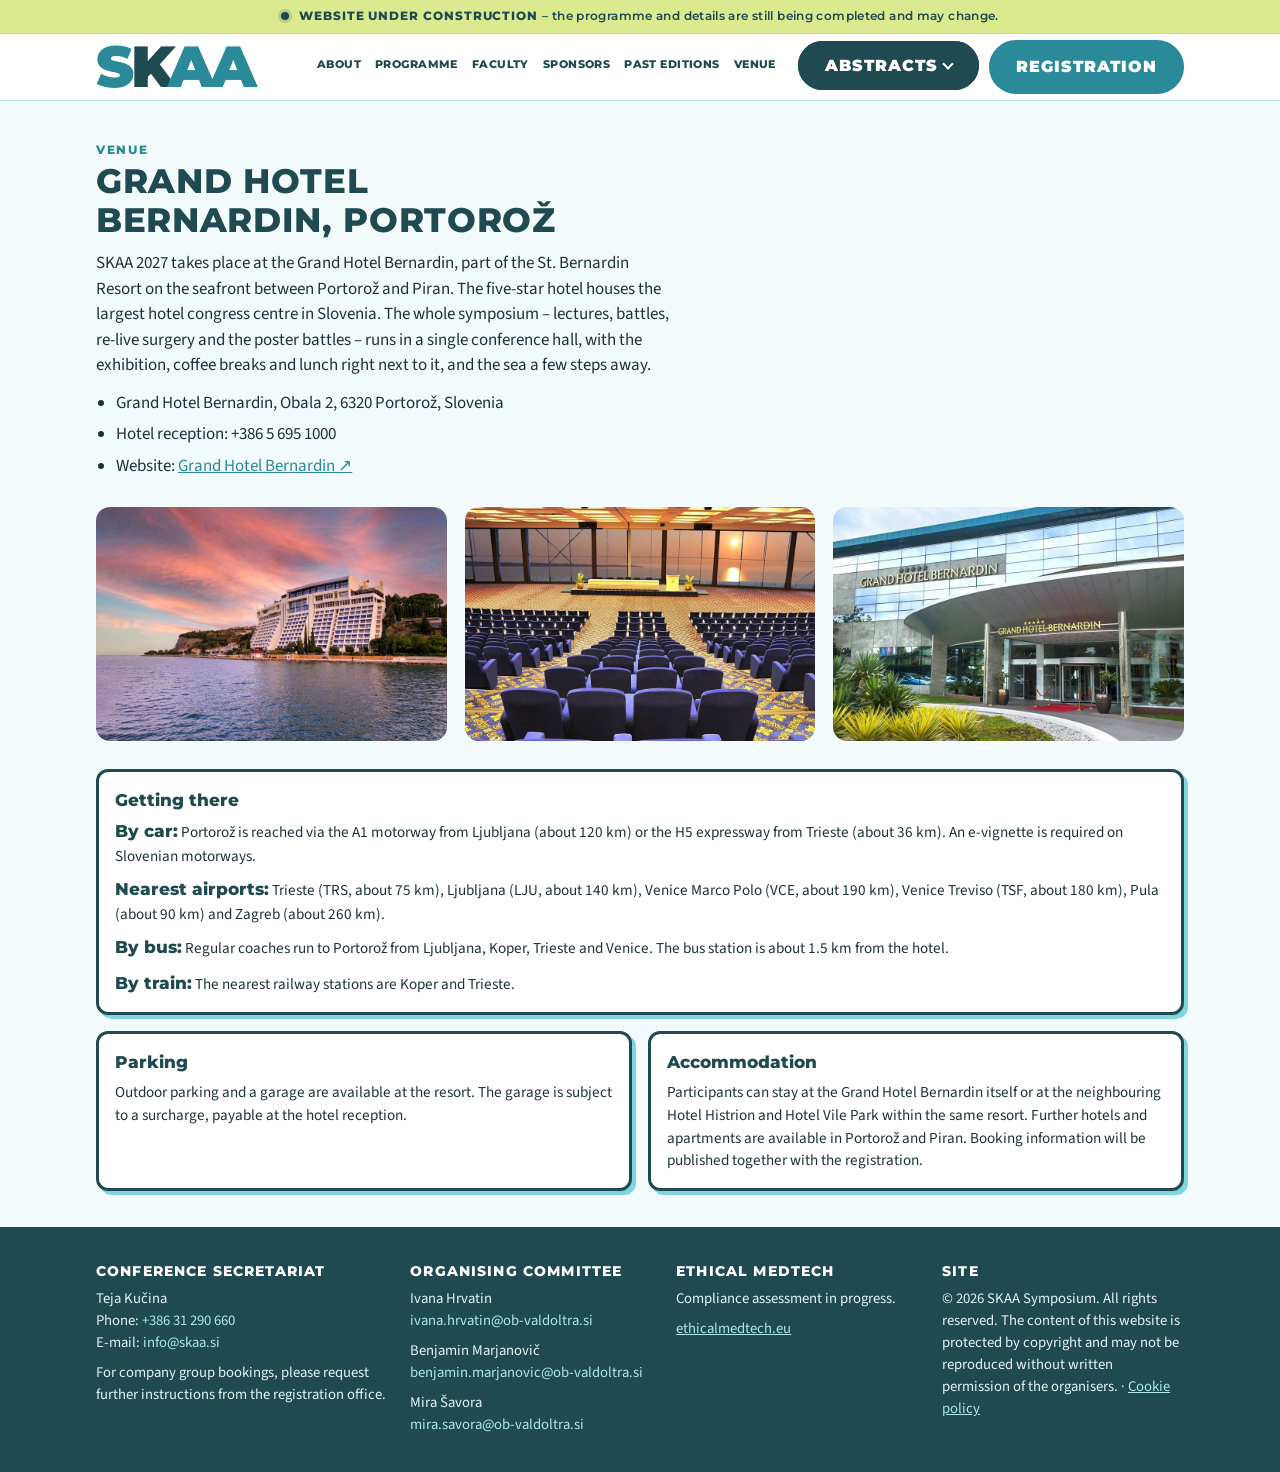
<file: venue.html>
<!doctype html>
<html lang="en">
<head>
<meta charset="utf-8">
<meta name="viewport" content="width=device-width, initial-scale=1, viewport-fit=cover">
<title>SKAA Symposium – Venue</title>
<meta name="description" content="Venue of SKAA 2027: Hotel Bernardin, Portorož, Slovenia – location, accommodation and travel information.">
<link rel="canonical" href="https://www.skaa.si/venue.html">
<meta property="og:type" content="website">
<meta property="og:site_name" content="SKAA 2027 Symposium">
<meta property="og:title" content="SKAA Symposium – Venue">
<meta property="og:description" content="Venue of SKAA 2027: Hotel Bernardin, Portorož, Slovenia – location, accommodation and travel information.">
<meta property="og:url" content="https://www.skaa.si/venue.html">
<meta property="og:image" content="https://www.skaa.si/assets/og-image.png">
<meta property="og:image:width" content="1200"><meta property="og:image:height" content="630">
<meta property="og:locale" content="en_GB">
<meta name="twitter:card" content="summary_large_image">
<link rel="icon" href="favicon.ico" sizes="32x32">
<link rel="icon" type="image/png" sizes="32x32" href="favicon-32.png">
<link rel="icon" type="image/png" sizes="192x192" href="favicon-192.png">
<link rel="apple-touch-icon" href="apple-touch-icon.png">
<meta name="theme-color" content="#2a8a99">
<link rel="preload" href="fonts/montserrat-latin-800-normal.woff2" as="font" type="font/woff2" crossorigin>
<link rel="preload" href="fonts/source-sans-3-latin-400-normal.woff2" as="font" type="font/woff2" crossorigin>
<link rel="stylesheet" href="fonts/fonts.css">
<style>
/* Layout: full-width bands (hero, sponsors, archive, forms) with a 1120px inner column; outlined "flyer boxes" carry the 2025 visual language. */
:root{
  color-scheme:light;
  --bg:#f3fafb; --bg2:#ffffff; --fg:#1b3338; --muted:#527178;
  --teal:#2a8a99; --teal-deep:#1f4a52; --aqua:#7fd6e0; --aqua-soft:#d9f1f4;
  --line:#b9dde3; --lime:#dbe98f; --box:#ffffff; --ok:#1f7a4a;
  --display:"Montserrat",system-ui,sans-serif; --body:"Source Sans 3","Segoe UI",system-ui,sans-serif;
}

*{box-sizing:border-box}
body{background:var(--bg);color:var(--fg);font-family:var(--body);font-size:17px;line-height:1.5;margin:0}
body::before{content:"";position:fixed;inset:0 0 auto;height:env(safe-area-inset-top,0px);z-index:10;background:var(--bg2)}
h1,h2,h3{font-family:var(--display);text-wrap:balance;line-height:1.15;margin:0}
h2{font-size:clamp(1.5rem,3vw,2.1rem);font-weight:800;color:var(--teal-deep);text-transform:uppercase;letter-spacing:.02em}
h3{font-size:1.15rem;font-weight:800;color:var(--teal-deep)}
.h-link{color:inherit;text-decoration:none;border-bottom:4px solid var(--aqua)}
.h-link:hover{color:var(--teal)}
p{margin:0}
a{color:var(--teal)}
.wrap{max-width:1120px;margin:0 auto;padding-left:max(16px,env(safe-area-inset-left,0px));padding-right:max(16px,env(safe-area-inset-right,0px))}
.band{padding-block:36px}
.band.alt{background:var(--bg2)}
.eyebrow{font-family:var(--display);font-size:.75rem;font-weight:800;letter-spacing:.14em;text-transform:uppercase;color:var(--teal)}
.sect-head{display:grid;gap:6px;margin-bottom:18px;max-width:62ch}
.sect-head p{color:var(--muted)}
@media (min-width:700px){.sect-head h2{text-wrap:nowrap;white-space:nowrap}}
.btn{display:inline-flex;align-items:center;gap:8px;font-family:var(--display);font-weight:800;font-size:.9rem;letter-spacing:.04em;text-transform:uppercase;padding:14px 22px;border-radius:999px;text-decoration:none;cursor:pointer;border:3px solid var(--teal);background:var(--teal);color:#fff;transition:transform .15s,box-shadow .15s,background .15s}
.btn.ghost{background:transparent;color:var(--teal-deep);border-color:var(--teal-deep)}
.btn:hover{transform:translate(-1px,-1px);box-shadow:3px 3px 0 var(--aqua);background:var(--teal-deep);border-color:var(--teal-deep)}
.btn:focus-visible,input:focus-visible,select:focus-visible,textarea:focus-visible,summary:focus-visible,a:focus-visible{outline:3px solid var(--aqua);outline-offset:2px}
.note{font-size:.95rem;color:var(--muted)}
.todo{display:inline-block;font-family:var(--display);font-size:.7rem;font-weight:800;letter-spacing:.08em;text-transform:uppercase;background:#ffe9a8;color:#5a4300;padding:3px 8px;border-radius:4px;vertical-align:middle}

/* header */
.uc{background:var(--lime);color:var(--teal-deep);border-bottom:1px solid #c9d87a}
.uc .wrap{display:flex;align-items:center;justify-content:center;gap:10px;padding-top:7px;padding-bottom:7px;font-family:var(--display);font-weight:800;font-size:.72rem;letter-spacing:.08em;text-transform:uppercase;text-align:center}
.uc i{flex:none;width:8px;height:8px;border-radius:50%;background:var(--teal-deep);box-shadow:0 0 0 3px rgba(31,74,82,.18)}
.uc span b{font-weight:600;letter-spacing:.03em;text-transform:none;font-size:.78rem}
@media (max-width:600px){.uc .wrap{font-size:.66rem;letter-spacing:.06em}}
header{position:sticky;top:env(safe-area-inset-top,0px);z-index:9;background:var(--bg2);border-bottom:1px solid var(--line)}
header .wrap{display:flex;align-items:center;justify-content:space-between;gap:16px;padding-block:6px}
.brand{display:flex;align-items:center;gap:12px;text-decoration:none;color:var(--teal-deep);font-family:var(--display)}
.brand-mark{font-weight:900;font-size:clamp(2.6rem,4.5vw,3.9rem);letter-spacing:-.06em;color:var(--teal);line-height:.85;display:block}
.brand-mark .k{color:var(--teal-deep);margin-right:-.05em}
.brand-mark .aa{letter-spacing:-.12em;color:var(--teal)}
.brand-mark .s{color:var(--teal)}
header .wrap{flex-wrap:wrap}
nav{flex:1;min-width:0}
nav ul{list-style:none;margin:0;padding:0;display:flex;flex-wrap:wrap;gap:2px 2px;justify-content:flex-end}
nav a{display:inline-block;text-decoration:none;color:var(--teal-deep);font-family:var(--display);font-weight:800;font-size:.66rem;letter-spacing:.04em;text-transform:uppercase;padding:8px 6px;white-space:nowrap;border-radius:999px;border-bottom:3px solid transparent;line-height:1}
nav a:hover{color:var(--teal);background:var(--aqua-soft)}
/* drop-down sub-menu (Abstracts) */
nav li.has-sub{position:relative}
nav li.has-sub>a::after{content:"";display:inline-block;width:5px;height:5px;margin:0 0 2px 5px;border-right:2px solid currentColor;border-bottom:2px solid currentColor;transform:rotate(45deg)}
nav ul.sub{display:none;position:absolute;top:100%;left:0;flex-direction:column;align-items:stretch;gap:2px;min-width:200px;margin:0;padding:6px;background:var(--bg2);border:1px solid var(--line);border-radius:10px;box-shadow:0 10px 24px rgba(31,74,82,.16);z-index:3}
nav li.has-sub:hover>ul.sub,nav li.has-sub:focus-within>ul.sub{display:flex}
nav ul.sub a{display:block;font-size:.7rem;padding:9px 12px;border-radius:8px}
@media (max-width:1000px){nav ul.sub{left:50%;transform:translateX(-50%)}}
.reg-btn{flex:none;font-family:var(--display);font-weight:900;font-size:1rem;letter-spacing:.06em;text-transform:uppercase;color:#fff;background:var(--teal);border:3px solid var(--teal);border-radius:999px;padding:12px 24px;text-decoration:none;white-space:nowrap;transition:box-shadow .15s,transform .15s}
/* the two header buttons: Abstracts (with its drop-down) and Registration */
.ctas{display:flex;align-items:center;gap:10px;flex:none}
.ctas .has-sub{position:relative}
.abs-btn{background:var(--teal-deep);border-color:var(--teal-deep)}
.abs-btn:hover{background:var(--teal);border-color:var(--teal);box-shadow:3px 3px 0 var(--lime)}
.abs-btn::after{content:"";display:inline-block;width:6px;height:6px;margin:0 0 3px 7px;border-right:2.5px solid currentColor;border-bottom:2.5px solid currentColor;transform:rotate(45deg)}
.ctas ul.sub{display:none;position:absolute;top:100%;right:0;flex-direction:column;align-items:stretch;gap:2px;min-width:230px;margin:4px 0 0;padding:6px;list-style:none;background:var(--bg2);border:1px solid var(--line);border-radius:10px;box-shadow:0 10px 24px rgba(31,74,82,.16);z-index:3}
.ctas .has-sub:hover>ul.sub,.ctas .has-sub:focus-within>ul.sub{display:flex}
.ctas ul.sub a{display:block;text-decoration:none;font-family:var(--display);font-weight:800;font-size:.72rem;letter-spacing:.04em;text-transform:uppercase;color:var(--teal-deep);padding:9px 12px;border-radius:8px}
.ctas ul.sub a:hover{color:var(--teal);background:var(--aqua-soft)}
.ctas ul.sub .sub-soon{display:block;font-family:var(--display);font-weight:800;font-size:.72rem;letter-spacing:.04em;text-transform:uppercase;color:var(--muted);padding:9px 12px;cursor:default}
.reg-btn:hover{background:var(--teal-deep);border-color:var(--teal-deep);box-shadow:3px 3px 0 var(--aqua);transform:translate(-1px,-1px)}
@media (max-width:1000px){
  header .wrap{flex-direction:column;align-items:stretch;gap:8px}
  nav ul{justify-content:center}
  .reg-btn{align-self:center}
  .ctas{align-self:center;flex-wrap:wrap;justify-content:center}
}

/* hero: the flyer's pale geometric field */
.hero{position:relative;overflow:hidden;background:
  linear-gradient(135deg,rgba(127,214,224,.35) 0 50%,transparent 50%) 0 0/420px 420px no-repeat,
  linear-gradient(225deg,rgba(127,214,224,.25) 0 50%,transparent 50%) 100% 100%/360px 360px no-repeat,
  linear-gradient(180deg,var(--aqua-soft),var(--bg));padding-block:20px 36px}
.hero .wrap{display:grid;gap:28px}
.hero-row{display:grid;grid-template-columns:minmax(0,1fr) clamp(120px,26vw,300px);gap:clamp(12px,3vw,28px);align-items:center;margin-top:14px}
.hero-info{min-width:0}
.hero-main{min-width:0}
.hero-side{display:grid;gap:14px;justify-items:end;min-width:0}
.slogan{display:grid;justify-items:end;text-align:right;font-family:var(--display);font-weight:900;text-transform:uppercase;line-height:.9;letter-spacing:-.04em;font-size:clamp(2.4rem,5.2vw,4.2rem);color:var(--teal)}
.slogan .to{color:var(--teal-deep)}
.journey{width:100%;justify-self:end;min-width:0}
.journey svg{width:100%;height:auto;display:block;overflow:visible}
.jlab{font-family:var(--body);font-weight:600;font-size:13px;letter-spacing:.22em;text-transform:uppercase;fill:var(--teal-deep)}
.jdate{font-family:var(--display);font-weight:900;font-size:42px;letter-spacing:-.02em}
.jmon{font-family:var(--display);font-weight:800;font-size:19px;text-transform:uppercase;letter-spacing:.04em}
.jms{font-family:var(--display);font-weight:800;font-size:12px;letter-spacing:.06em;text-transform:uppercase;fill:var(--teal-deep)}
.jend{font-family:var(--display);font-weight:900;font-size:17px;letter-spacing:.04em;text-transform:uppercase;fill:var(--teal-deep)}
.jcap{font-family:var(--body);font-weight:600;font-size:12px;letter-spacing:.12em;text-transform:uppercase;fill:var(--muted)}
.jtag{font-family:var(--body);font-weight:600;font-size:14px;letter-spacing:.18em;text-transform:uppercase;fill:var(--teal-deep)}
/* text logo (edit the year in .year and .l2 for the next edition) */
.logo{display:grid;grid-template-columns:auto auto auto minmax(0,1fr);align-items:center;gap:0 24px;font-family:var(--display)}
.logo-slogan{display:grid;justify-items:end;text-align:right;font-weight:900;font-size:clamp(2.6rem,6.2vw,5.2rem);line-height:.86;letter-spacing:-.05em;text-transform:uppercase;color:var(--teal);padding-left:18px;margin-left:6px;border-left:4px solid var(--aqua);justify-self:end;width:100%}
.logo-slogan .to{color:var(--teal-deep)}
.logo-mark{display:grid;justify-items:end;line-height:.82}
.logo-mark .word{font-weight:900;font-size:clamp(3.4rem,7.2vw,5.4rem);letter-spacing:-.06em;color:var(--teal);display:inline-flex}
.logo-mark .k{color:var(--teal-deep);margin-right:-.05em}
.logo-mark .aa{letter-spacing:-.12em;color:var(--teal)}
.logo-mark .year{font-weight:900;font-size:clamp(1.7rem,3.6vw,2.8rem);color:var(--teal-deep);letter-spacing:-.02em;margin-top:.08em}
.logo-dots{width:30px;height:100%;min-height:150px;background:
  repeating-linear-gradient(to bottom,var(--aqua) 0 8px,transparent 8px 13px) 0 0/7px 100% no-repeat,
  repeating-linear-gradient(to bottom,var(--teal) 0 8px,transparent 8px 13px) 11px 0/7px 100% no-repeat,
  repeating-linear-gradient(to bottom,var(--teal-deep) 0 8px,transparent 8px 13px) 22px 0/7px 100% no-repeat}
.logo-text{display:grid;gap:2px;min-width:0}
.logo-text .l1,.logo-text .l2{white-space:nowrap}
.logo-text .l1{font-weight:900;font-size:clamp(1.2rem,2.7vw,1.95rem);line-height:1.02;color:var(--teal);text-transform:uppercase;letter-spacing:-.01em}
.logo-text .l2{font-weight:900;font-size:clamp(1.2rem,2.7vw,1.95rem);line-height:1.05;color:var(--teal-deep);text-transform:uppercase;padding-bottom:6px;border-bottom:4px solid var(--teal);width:fit-content}
.logo-text .l4{font-family:var(--display);font-weight:700;font-size:clamp(.95rem,1.5vw,1.12rem);max-width:30ch;line-height:1.25;color:var(--teal-deep);margin-top:8px;text-wrap:balance}
@media (max-width:520px){
  .logo{grid-template-columns:1fr;gap:14px}
  .logo-slogan{border-left:0;padding-left:0;justify-items:start;text-align:left}
  .logo-mark{justify-items:start}
  .logo-dots{height:10px;min-height:0;width:100%;background:
    repeating-linear-gradient(to right,var(--teal) 0 8px,transparent 8px 13px) 0 0/100% 7px no-repeat}
}
.hero h1{font-size:clamp(1.3rem,2.6vw,1.75rem);font-weight:800;color:var(--teal-deep);margin-top:22px}
.when{display:grid;gap:4px;margin-top:4px;font-family:var(--display)}
.when b{font-size:clamp(1.2rem,2.4vw,1.6rem);font-weight:900;color:var(--teal-deep)}
.when span{font-weight:600;color:var(--fg)}
.cta{display:flex;flex-wrap:wrap;gap:12px;margin-top:24px}
.organizers{display:grid;gap:10px;padding-bottom:22px;border-bottom:2px solid var(--line)}
.organizers .row{display:flex;flex-wrap:nowrap;align-items:center;gap:clamp(14px,3.5vw,44px);min-width:0}
.organizers .row a{flex:0 1 auto;min-width:0;display:flex;align-items:center;transition:transform .15s}
.organizers .row a:hover{transform:translateY(-2px)}
.organizers img,.organizers svg{height:clamp(36px,8vw,104px);width:auto;max-width:100%;object-fit:contain;object-position:left center}
.ssasst{display:block;overflow:visible}
.ssasst-text{font-family:"Roboto Condensed","Arial Narrow","DejaVu Sans Condensed",sans-serif;font-weight:300;font-size:36px;letter-spacing:.01em}
/* flyer boxes */
.boxes{display:grid;grid-template-columns:repeat(2,1fr);gap:14px}
.box{border:3px solid var(--teal-deep);border-radius:12px;background:var(--box);padding:18px 16px;text-align:center;font-family:var(--display);font-weight:800;font-size:1rem;color:var(--teal-deep);display:flex;align-items:center;justify-content:center;min-height:84px;box-shadow:4px 4px 0 var(--aqua)}
.box.wide{grid-column:1/-1}

/* key facts */
.facts{display:grid;grid-template-columns:repeat(auto-fit,minmax(220px,1fr));gap:20px}
.fact{border-top:4px solid var(--teal);padding-top:12px}
.fact .eyebrow{color:var(--muted)}
.fact b{display:block;font-family:var(--display);font-weight:800;font-size:1.2rem;color:var(--teal-deep);margin-top:4px}

/* sponsors */
.tiers{display:grid;gap:18px}
.tier h3{display:flex;align-items:center;gap:12px;margin-bottom:12px}
.tier h3::after{content:"";flex:1;height:2px;background:var(--line)}
.logos{display:grid;gap:14px;grid-template-columns:repeat(auto-fill,minmax(200px,1fr))}
.logos.big{grid-template-columns:repeat(auto-fill,minmax(260px,1fr))}
.logos.small{grid-template-columns:repeat(auto-fill,minmax(150px,1fr))}
.logo-tile{display:flex;align-items:center;justify-content:center;aspect-ratio:5/2;max-width:100%;background:var(--box);border:2px dashed var(--line);border-radius:10px;text-decoration:none;color:var(--muted);font-family:var(--display);font-weight:600;font-size:.8rem;letter-spacing:.06em;text-transform:uppercase;padding:14px;transition:border-color .15s}
.logo-tile:hover{border-color:var(--teal)}
.logo-tile img{max-height:70px;max-width:85%;object-fit:contain}
.logo-tile.real{border-style:solid;background:#fff}
.patronage{display:grid;gap:10px;margin-top:22px;padding-top:18px;border-top:2px solid var(--line)}
.patronage .row{display:flex;flex-wrap:nowrap;align-items:center;gap:clamp(12px,2.5vw,32px);min-width:0}
.patronage .row a{flex:0 1 auto;min-width:0;display:flex;align-items:center;transition:transform .15s}
.patronage .row a:hover{transform:translateY(-2px)}
.patronage img{height:clamp(72px,11vw,150px);width:auto;max-width:100%;object-fit:contain;object-position:left center}

/* archive */
.archive{display:grid;gap:18px;grid-template-columns:repeat(auto-fill,minmax(320px,1fr))}
.edition{background:var(--box);border:1px solid var(--line);border-radius:14px;overflow:hidden;display:grid;grid-template-rows:auto 1fr}
.edition .top{background:#fff;padding:18px;border-bottom:1px solid var(--line);display:flex;align-items:center;justify-content:center;min-height:120px}
.edition .top img{max-width:100%;height:auto;max-height:90px}
.edition .top.future{background:var(--aqua-soft);color:var(--muted);font-family:var(--display);font-weight:800;font-size:1.6rem;letter-spacing:.04em}
.edition .body{padding:18px;display:grid;gap:10px;align-content:start}
.edition .slogan{font-family:var(--display);font-weight:800;color:var(--teal-deep);font-size:1.05rem}
.edition dl{display:grid;grid-template-columns:auto 1fr;gap:4px 12px;margin:0;font-size:.95rem}
.edition dt{color:var(--muted)}.edition dd{margin:0}
.edition .links{display:flex;flex-wrap:wrap;gap:8px;margin-top:4px}
.chip{display:inline-flex;align-items:center;gap:6px;font-size:.85rem;font-weight:600;padding:6px 12px;border-radius:999px;border:2px solid var(--teal);color:var(--teal);text-decoration:none;background:transparent}
.chip.disabled{border-color:var(--line);color:var(--muted);cursor:default}
details.faculty{margin-top:6px}
details.faculty summary{cursor:pointer;color:var(--teal);font-weight:600;font-size:.95rem}
details.faculty ul{columns:2;gap:20px;margin:10px 0 0;padding-left:18px;font-size:.92rem}

/* forms */
.form-grid{display:grid;grid-template-columns:1.4fr 1fr;gap:40px;align-items:start}
form{display:grid;gap:22px;min-width:0}
fieldset{border:1px solid var(--line);border-radius:12px;padding:18px 18px 20px;margin:0;background:var(--box);display:grid;gap:14px;min-width:0}
legend{font-family:var(--display);font-weight:800;color:var(--teal-deep);padding:0 8px;font-size:1rem;text-transform:uppercase;letter-spacing:.06em}
.row2{display:grid;grid-template-columns:1fr 1fr;gap:14px}
.row3{display:grid;grid-template-columns:1fr 1fr 1fr;gap:14px}
label.f{display:grid;gap:5px;font-size:.9rem;font-weight:600;color:var(--muted);min-width:0}
label.f .req{color:#c0392b}
input[type=text],input[type=email],input[type=tel],select,textarea{width:100%;font:inherit;font-size:1rem;color:var(--fg);background:var(--bg2);border:1.5px solid var(--line);border-radius:8px;padding:10px 12px;min-width:0}
textarea{min-height:160px;resize:vertical}
.check{display:flex;gap:10px;align-items:flex-start;font-size:.95rem;font-weight:400;color:var(--fg)}
.check input{margin-top:4px;width:18px;height:18px;accent-color:var(--teal)}
.fees{display:grid;gap:8px}
.fee{display:grid;grid-template-columns:auto 1fr auto;gap:12px;align-items:center;padding:10px 12px;border:1.5px solid var(--line);border-radius:8px}
.fee b{font-family:var(--display);font-weight:800;color:var(--teal-deep);font-variant-numeric:tabular-nums}
.side{display:grid;gap:18px;align-self:start;position:sticky;top:90px}
.card{background:var(--box);border:1px solid var(--line);border-radius:12px;padding:20px;display:grid;gap:10px}
.card h3{font-size:1rem;text-transform:uppercase;letter-spacing:.06em}
.payee{font-size:.95rem;display:grid;grid-template-columns:auto 1fr;gap:4px 12px}
.payee dt{color:var(--muted)}.payee dd{margin:0;font-weight:600;user-select:all}
.copy{justify-self:start;font:inherit;font-size:.85rem;font-weight:600;color:var(--teal);background:none;border:1.5px solid var(--teal);border-radius:999px;padding:5px 12px;cursor:pointer}
.counter{font-size:.85rem;color:var(--muted);text-align:right;font-variant-numeric:tabular-nums}
.done{background:var(--aqua-soft);border:2px solid var(--teal);border-radius:12px;padding:18px;display:grid;gap:6px}
.done b{color:var(--ok);font-family:var(--display)}

/* venue */
.venue{display:grid;grid-template-columns:1fr 1fr;gap:32px;align-items:center}
.venue img{width:100%;max-width:100%;height:auto;border-radius:14px;display:block}
.venue ul{margin:12px 0 0;padding-left:20px;display:grid;gap:6px}
.venue-blocks{display:grid;grid-template-columns:1fr;gap:16px;margin-top:28px}
.venue-blocks .topic:first-child{grid-column:1/-1}
@media (min-width:700px){.venue-blocks{grid-template-columns:1fr 1fr}}
.venue-blocks .topic{align-content:start}
.venue-blocks .topic b{font-family:var(--display);font-weight:800;color:var(--teal-deep);font-size:1.05rem}
.venue-blocks .topic p{font-size:.95rem}
.venue-blocks .topic p+p{margin-top:4px}
#venue .venue{grid-template-columns:1fr;max-width:72ch}
.venue-gallery{display:grid;grid-template-columns:repeat(3,minmax(0,1fr));gap:clamp(10px,2vw,18px);margin-top:28px}
.venue-gallery img{width:100%;height:auto;aspect-ratio:3/2;object-fit:cover;border-radius:14px;display:block}
@media (max-width:600px){.venue-gallery{grid-template-columns:1fr}}

/* welcome letter */
#about{padding-block:32px}
.welcome{display:grid;grid-template-columns:1fr 2fr;gap:28px;align-items:start}
.welcome-head{position:sticky;top:90px;display:grid;gap:10px;border-left:4px solid var(--teal);padding-left:18px}
.welcome-head .sub{font-family:var(--display);font-weight:800;font-size:1.05rem;color:var(--teal-deep);line-height:1.3}
.welcome-head .sub.muted{font-weight:600;color:var(--muted);font-size:.95rem}
.welcome-head .motto{font-family:var(--display);font-weight:900;font-size:clamp(1.6rem,3vw,2.2rem);color:var(--teal);text-transform:uppercase;letter-spacing:.02em;line-height:1.05;margin-top:6px}
.letter{display:grid;gap:12px;max-width:68ch;min-width:0}
.letter h3{margin-top:10px;font-size:1.25rem}
.letter .salute{font-family:var(--display);font-weight:800;color:var(--teal-deep);font-size:1.35rem;line-height:1.3}
.letter em{color:var(--teal);font-style:normal;font-weight:600}
.letter .sign{margin-top:6px}
.letter .cta{margin-top:4px}
.topics{display:grid;grid-template-columns:1fr 1fr;gap:16px}
.topic{background:var(--box);border:3px solid var(--teal-deep);border-radius:12px;padding:16px;box-shadow:4px 4px 0 var(--aqua);display:grid;gap:6px;font-size:.97rem}

/* faculty */
.people{display:grid;gap:22px 16px;grid-template-columns:repeat(auto-fill,minmax(150px,1fr))}
.person{display:grid;justify-items:center;gap:10px;background:none;border:0;padding:0;font:inherit;color:var(--fg);cursor:pointer;text-align:center;min-width:0}
.person .photo{width:128px;height:128px;max-width:100%;border-radius:50%;overflow:hidden;border:3px solid var(--teal);box-shadow:4px 4px 0 var(--aqua);background:var(--aqua-soft);display:flex;align-items:center;justify-content:center;font-family:var(--display);font-weight:800;font-size:1.8rem;color:var(--teal-deep);transition:transform .15s}
.person .photo img{width:100%;height:100%;object-fit:cover;display:block}
.person:hover .photo{transform:translateY(-3px)}
.person .name{font-family:var(--display);font-weight:800;font-size:.95rem;color:var(--teal-deep);line-height:1.2}
.person .role{font-size:.82rem;color:var(--muted)}
.modal{position:fixed;inset:0;z-index:20;background:rgba(15,31,35,.6);display:flex;align-items:center;justify-content:center;padding:max(16px,env(safe-area-inset-left,0px))}
.modal-box{background:var(--bg2);color:var(--fg);border-radius:16px;max-width:620px;width:100%;max-height:90vh;overflow:auto;padding:28px;display:grid;gap:14px;border-top:6px solid var(--teal);position:relative}
.modal-head{display:flex;gap:18px;align-items:center}
.modal-head .photo{width:96px;height:96px;flex:none;border-radius:50%;overflow:hidden;border:3px solid var(--teal);background:var(--aqua-soft);display:flex;align-items:center;justify-content:center;font-family:var(--display);font-weight:800;font-size:1.5rem;color:var(--teal-deep)}
.modal-head .photo img{width:100%;height:100%;object-fit:cover}
.modal-head h3{font-size:1.3rem}
.modal-close{position:absolute;top:12px;right:12px;width:36px;height:36px;border-radius:50%;border:2px solid var(--line);background:var(--bg2);color:var(--fg);font-size:1.2rem;cursor:pointer}
.modal-box p{max-width:62ch}

footer{background:var(--teal-deep);color:#e6f3f5;padding-block:36px;font-size:.92rem}
:root[data-theme="dark"] footer,footer{color:#e6f3f5}
footer .wrap{display:grid;grid-template-columns:1.2fr 1fr 1fr 1fr;gap:24px}
footer a{color:#aee7ee}
footer h3{color:#fff;font-size:.9rem;text-transform:uppercase;letter-spacing:.08em;margin-bottom:8px}
footer .mail{color:#aee7ee;user-select:all}

@media (max-width:860px){
  .form-grid,.venue,.welcome,.venue-blocks{grid-template-columns:1fr}
  .slogan{justify-items:start;text-align:left}
  .hero-side{justify-items:start}
  .welcome-head{position:static}
  footer .wrap{grid-template-columns:1fr 1fr}
  .side{position:static}
  .row3{grid-template-columns:1fr 1fr}
}
@media (max-width:520px){
  body{font-size:16px}
  .boxes,.row2,.row3,.topics{grid-template-columns:1fr}
  .cta .btn{padding:11px 14px;font-size:.78rem;letter-spacing:.02em;text-align:center;line-height:1.2}
  .when b{font-size:1.1rem}
  .when span{font-size:.95rem}
  .box{min-height:64px}
  details.faculty ul{columns:1}
  .band{padding-block:40px}
}
@media (prefers-reduced-motion:reduce){*{transition:none!important}}
</style>
<style>img{max-width:100%}[hidden]{display:none!important}</style>
</head>
<body>

<a id="page-top" tabindex="-1" aria-hidden="true" style="position:absolute;top:0;left:0;width:1px;height:1px;overflow:hidden;opacity:0;outline:none"></a>
<div class="uc" role="status"><div class="wrap"><i aria-hidden="true"></i><span>Website under construction <b>– the programme and details are still being completed and may change.</b></span></div></div>
<header>
  <div class="wrap">
    <a class="brand" href="index.html" title="SKAA – home page" aria-label="SKAA – home page"><span class="brand-mark"><span class="s">S</span><span class="k">K</span><span class="aa">AA</span></span></a>
    <nav aria-label="Main">
      <ul>
        <li><a href="about.html">About</a></li>
        <li><a href="programme.html">Programme</a></li>
        <li><a href="faculty.html">Faculty</a></li>
        <li><a href="sponsors.html">Sponsors</a></li>
        <li><a href="archive.html">Past editions</a></li>
        <li><a href="venue.html">Venue</a></li>
      </ul>
    </nav>
    <div class="ctas">
      <div class="has-sub">
        <a class="reg-btn abs-btn" href="abstracts.html" aria-haspopup="true">Abstracts</a>
        <ul class="sub" aria-label="Abstracts">
          <li><a href="abstracts.html">Submission guidelines</a></li>
          <li><span class="sub-soon">Submit an abstract – opens shortly</span></li>
        </ul>
      </div>
      <a class="reg-btn" href="registration.html">Registration</a>
    </div>
  </div>
</header>


<section class="band" id="venue">
  <div class="wrap">
    <div class="venue">
      <div>
        <span class="eyebrow">Venue</span>
        <h2>Grand Hotel Bernardin, Portorož</h2>
        <p style="margin-top:12px">SKAA 2027 takes place at the Grand Hotel Bernardin, part of the St. Bernardin Resort on the seafront between Portorož and Piran. The five-star hotel houses the largest hotel congress centre in Slovenia. The whole symposium – lectures, battles, re-live surgery and the poster battles – runs in a single conference hall, with the exhibition, coffee breaks and lunch right next to it, and the sea a few steps away.</p>
        <ul>
          <li>Grand Hotel Bernardin, Obala 2, 6320 Portorož, Slovenia</li>
          <li>Hotel reception: +386 5 695 1000</li>
          <li>Website: <a href="https://www.sava-hotels-resorts.com/en/st-bernardin-resort-portoroz/accomodations/grand-hotel-bernardin" target="_blank" rel="noopener">Grand Hotel Bernardin ↗</a></li>
        </ul>
      </div>
    </div>
    <div class="venue-gallery">
      <img src="assets/photo.jpg" alt="Hotel Bernardin on the Portorož seafront at sunset">
      <img src="assets/venue_hall.jpg" alt="The congress hall of the Grand Hotel Bernardin with a view of the sea" loading="lazy">
      <img src="assets/venue_entrance.jpg" alt="Entrance of the Grand Hotel Bernardin" loading="lazy">
    </div>
    <div class="venue-blocks">
      <div class="topic">
        <b>Getting there</b>
        <p><b>By car:</b> Portorož is reached via the A1 motorway from Ljubljana (about 120 km) or the H5 expressway from Trieste (about 36 km). An e-vignette is required on Slovenian motorways.</p>
        <p><b>Nearest airports:</b> Trieste (TRS, about 75 km), Ljubljana (LJU, about 140 km), Venice Marco Polo (VCE, about 190 km), Venice Treviso (TSF, about 180 km), Pula (about 90 km) and Zagreb (about 260 km).</p>
        <p><b>By bus:</b> Regular coaches run to Portorož from Ljubljana, Koper, Trieste and Venice. The bus station is about 1.5 km from the hotel.</p>
        <p><b>By train:</b> The nearest railway stations are Koper and Trieste.</p>
      </div>
      <div class="topic">
        <b>Parking</b>
        <p>Outdoor parking and a garage are available at the resort. The garage is subject to a surcharge, payable at the hotel reception.</p>
      </div>
      <div class="topic">
        <b>Accommodation</b>
        <p>Participants can stay at the Grand Hotel Bernardin itself or at the neighbouring Hotel Histrion and Hotel Vile Park within the same resort. Further hotels and apartments are available in Portorož and Piran. Booking information will be published together with the registration.</p>
      </div>
    </div>
  </div>
</section>

<footer id="contact">
  <div class="wrap">
    <div>
      <h3>Conference secretariat</h3>
      <p>Teja Kučina<br>Phone: <span class="mail">+386 31 290 660</span><br>E-mail: <span class="mail">info@skaa.si</span></p>
      <p style="margin-top:8px">For company group bookings, please request further instructions from the registration office.</p>
    </div>
    <div>
      <h3>Organising committee</h3>
      <p>Ivana Hrvatin<br><span class="mail">ivana.hrvatin@ob-valdoltra.si</span></p>
      <p style="margin-top:8px">Benjamin Marjanovič<br><span class="mail">benjamin.marjanovic@ob-valdoltra.si</span></p>
      <p style="margin-top:8px">Mira Šavora<br><span class="mail">mira.savora@ob-valdoltra.si</span></p>
    </div>
    <div>
      <h3>Ethical MedTech</h3>
      <p>Compliance assessment in progress.</p>
      <p style="margin-top:8px"><a href="https://www.ethicalmedtech.eu">ethicalmedtech.eu</a></p>
    </div>
    <div>
      <h3>Site</h3>
      <p>© 2026 SKAA Symposium. All rights reserved. The content of this website is protected by copyright and may not be reproduced without written permission of the organisers. · <a href="cookies.html">Cookie policy</a></p>
    </div>
  </div>
</footer>
</body>
</html>
</file>
<file: fonts/fonts.css>
/* SKAA 2027 – self-hosted web fonts (Montserrat, Source Sans 3, Roboto Condensed; SIL Open Font License). */
@font-face{font-family:'Montserrat';font-style:normal;font-weight:600;font-display:swap;src:url(montserrat-latin-ext-600-normal.woff2) format('woff2');unicode-range:U+0100-02BA,U+02BD-02C5,U+02C7-02CC,U+02CE-02D7,U+02DD-02FF,U+0304,U+0308,U+0329,U+1D00-1DBF,U+1E00-1E9F,U+1EF2-1EFF,U+2020,U+20A0-20AB,U+20AD-20C0,U+2113,U+2C60-2C7F,U+A720-A7FF}
@font-face{font-family:'Montserrat';font-style:normal;font-weight:600;font-display:swap;src:url(montserrat-latin-600-normal.woff2) format('woff2');unicode-range:U+0000-00FF,U+0131,U+0152-0153,U+02BB-02BC,U+02C6,U+02DA,U+02DC,U+0304,U+0308,U+0329,U+2000-206F,U+20AC,U+2122,U+2191,U+2193,U+2212,U+2215,U+FEFF,U+FFFD}
@font-face{font-family:'Montserrat';font-style:normal;font-weight:800;font-display:swap;src:url(montserrat-latin-ext-800-normal.woff2) format('woff2');unicode-range:U+0100-02BA,U+02BD-02C5,U+02C7-02CC,U+02CE-02D7,U+02DD-02FF,U+0304,U+0308,U+0329,U+1D00-1DBF,U+1E00-1E9F,U+1EF2-1EFF,U+2020,U+20A0-20AB,U+20AD-20C0,U+2113,U+2C60-2C7F,U+A720-A7FF}
@font-face{font-family:'Montserrat';font-style:normal;font-weight:800;font-display:swap;src:url(montserrat-latin-800-normal.woff2) format('woff2');unicode-range:U+0000-00FF,U+0131,U+0152-0153,U+02BB-02BC,U+02C6,U+02DA,U+02DC,U+0304,U+0308,U+0329,U+2000-206F,U+20AC,U+2122,U+2191,U+2193,U+2212,U+2215,U+FEFF,U+FFFD}
@font-face{font-family:'Montserrat';font-style:normal;font-weight:900;font-display:swap;src:url(montserrat-latin-ext-900-normal.woff2) format('woff2');unicode-range:U+0100-02BA,U+02BD-02C5,U+02C7-02CC,U+02CE-02D7,U+02DD-02FF,U+0304,U+0308,U+0329,U+1D00-1DBF,U+1E00-1E9F,U+1EF2-1EFF,U+2020,U+20A0-20AB,U+20AD-20C0,U+2113,U+2C60-2C7F,U+A720-A7FF}
@font-face{font-family:'Montserrat';font-style:normal;font-weight:900;font-display:swap;src:url(montserrat-latin-900-normal.woff2) format('woff2');unicode-range:U+0000-00FF,U+0131,U+0152-0153,U+02BB-02BC,U+02C6,U+02DA,U+02DC,U+0304,U+0308,U+0329,U+2000-206F,U+20AC,U+2122,U+2191,U+2193,U+2212,U+2215,U+FEFF,U+FFFD}
@font-face{font-family:'Source Sans 3';font-style:normal;font-weight:400;font-display:swap;src:url(source-sans-3-latin-ext-400-normal.woff2) format('woff2');unicode-range:U+0100-02BA,U+02BD-02C5,U+02C7-02CC,U+02CE-02D7,U+02DD-02FF,U+0304,U+0308,U+0329,U+1D00-1DBF,U+1E00-1E9F,U+1EF2-1EFF,U+2020,U+20A0-20AB,U+20AD-20C0,U+2113,U+2C60-2C7F,U+A720-A7FF}
@font-face{font-family:'Source Sans 3';font-style:normal;font-weight:400;font-display:swap;src:url(source-sans-3-latin-400-normal.woff2) format('woff2');unicode-range:U+0000-00FF,U+0131,U+0152-0153,U+02BB-02BC,U+02C6,U+02DA,U+02DC,U+0304,U+0308,U+0329,U+2000-206F,U+20AC,U+2122,U+2191,U+2193,U+2212,U+2215,U+FEFF,U+FFFD}
@font-face{font-family:'Source Sans 3';font-style:italic;font-weight:400;font-display:swap;src:url(source-sans-3-latin-ext-400-italic.woff2) format('woff2');unicode-range:U+0100-02BA,U+02BD-02C5,U+02C7-02CC,U+02CE-02D7,U+02DD-02FF,U+0304,U+0308,U+0329,U+1D00-1DBF,U+1E00-1E9F,U+1EF2-1EFF,U+2020,U+20A0-20AB,U+20AD-20C0,U+2113,U+2C60-2C7F,U+A720-A7FF}
@font-face{font-family:'Source Sans 3';font-style:italic;font-weight:400;font-display:swap;src:url(source-sans-3-latin-400-italic.woff2) format('woff2');unicode-range:U+0000-00FF,U+0131,U+0152-0153,U+02BB-02BC,U+02C6,U+02DA,U+02DC,U+0304,U+0308,U+0329,U+2000-206F,U+20AC,U+2122,U+2191,U+2193,U+2212,U+2215,U+FEFF,U+FFFD}
@font-face{font-family:'Source Sans 3';font-style:normal;font-weight:600;font-display:swap;src:url(source-sans-3-latin-ext-600-normal.woff2) format('woff2');unicode-range:U+0100-02BA,U+02BD-02C5,U+02C7-02CC,U+02CE-02D7,U+02DD-02FF,U+0304,U+0308,U+0329,U+1D00-1DBF,U+1E00-1E9F,U+1EF2-1EFF,U+2020,U+20A0-20AB,U+20AD-20C0,U+2113,U+2C60-2C7F,U+A720-A7FF}
@font-face{font-family:'Source Sans 3';font-style:normal;font-weight:600;font-display:swap;src:url(source-sans-3-latin-600-normal.woff2) format('woff2');unicode-range:U+0000-00FF,U+0131,U+0152-0153,U+02BB-02BC,U+02C6,U+02DA,U+02DC,U+0304,U+0308,U+0329,U+2000-206F,U+20AC,U+2122,U+2191,U+2193,U+2212,U+2215,U+FEFF,U+FFFD}
@font-face{font-family:'Source Sans 3';font-style:italic;font-weight:600;font-display:swap;src:url(source-sans-3-latin-ext-600-italic.woff2) format('woff2');unicode-range:U+0100-02BA,U+02BD-02C5,U+02C7-02CC,U+02CE-02D7,U+02DD-02FF,U+0304,U+0308,U+0329,U+1D00-1DBF,U+1E00-1E9F,U+1EF2-1EFF,U+2020,U+20A0-20AB,U+20AD-20C0,U+2113,U+2C60-2C7F,U+A720-A7FF}
@font-face{font-family:'Source Sans 3';font-style:italic;font-weight:600;font-display:swap;src:url(source-sans-3-latin-600-italic.woff2) format('woff2');unicode-range:U+0000-00FF,U+0131,U+0152-0153,U+02BB-02BC,U+02C6,U+02DA,U+02DC,U+0304,U+0308,U+0329,U+2000-206F,U+20AC,U+2122,U+2191,U+2193,U+2212,U+2215,U+FEFF,U+FFFD}
@font-face{font-family:'Roboto Condensed';font-style:normal;font-weight:300;font-display:swap;src:url(roboto-condensed-latin-ext-300-normal.woff2) format('woff2');unicode-range:U+0100-02BA,U+02BD-02C5,U+02C7-02CC,U+02CE-02D7,U+02DD-02FF,U+0304,U+0308,U+0329,U+1D00-1DBF,U+1E00-1E9F,U+1EF2-1EFF,U+2020,U+20A0-20AB,U+20AD-20C0,U+2113,U+2C60-2C7F,U+A720-A7FF}
@font-face{font-family:'Roboto Condensed';font-style:normal;font-weight:300;font-display:swap;src:url(roboto-condensed-latin-300-normal.woff2) format('woff2');unicode-range:U+0000-00FF,U+0131,U+0152-0153,U+02BB-02BC,U+02C6,U+02DA,U+02DC,U+0304,U+0308,U+0329,U+2000-206F,U+20AC,U+2122,U+2191,U+2193,U+2212,U+2215,U+FEFF,U+FFFD}
@font-face{font-family:'Roboto Condensed';font-style:normal;font-weight:400;font-display:swap;src:url(roboto-condensed-latin-ext-400-normal.woff2) format('woff2');unicode-range:U+0100-02BA,U+02BD-02C5,U+02C7-02CC,U+02CE-02D7,U+02DD-02FF,U+0304,U+0308,U+0329,U+1D00-1DBF,U+1E00-1E9F,U+1EF2-1EFF,U+2020,U+20A0-20AB,U+20AD-20C0,U+2113,U+2C60-2C7F,U+A720-A7FF}
@font-face{font-family:'Roboto Condensed';font-style:normal;font-weight:400;font-display:swap;src:url(roboto-condensed-latin-400-normal.woff2) format('woff2');unicode-range:U+0000-00FF,U+0131,U+0152-0153,U+02BB-02BC,U+02C6,U+02DA,U+02DC,U+0304,U+0308,U+0329,U+2000-206F,U+20AC,U+2122,U+2191,U+2193,U+2212,U+2215,U+FEFF,U+FFFD}
</file>
